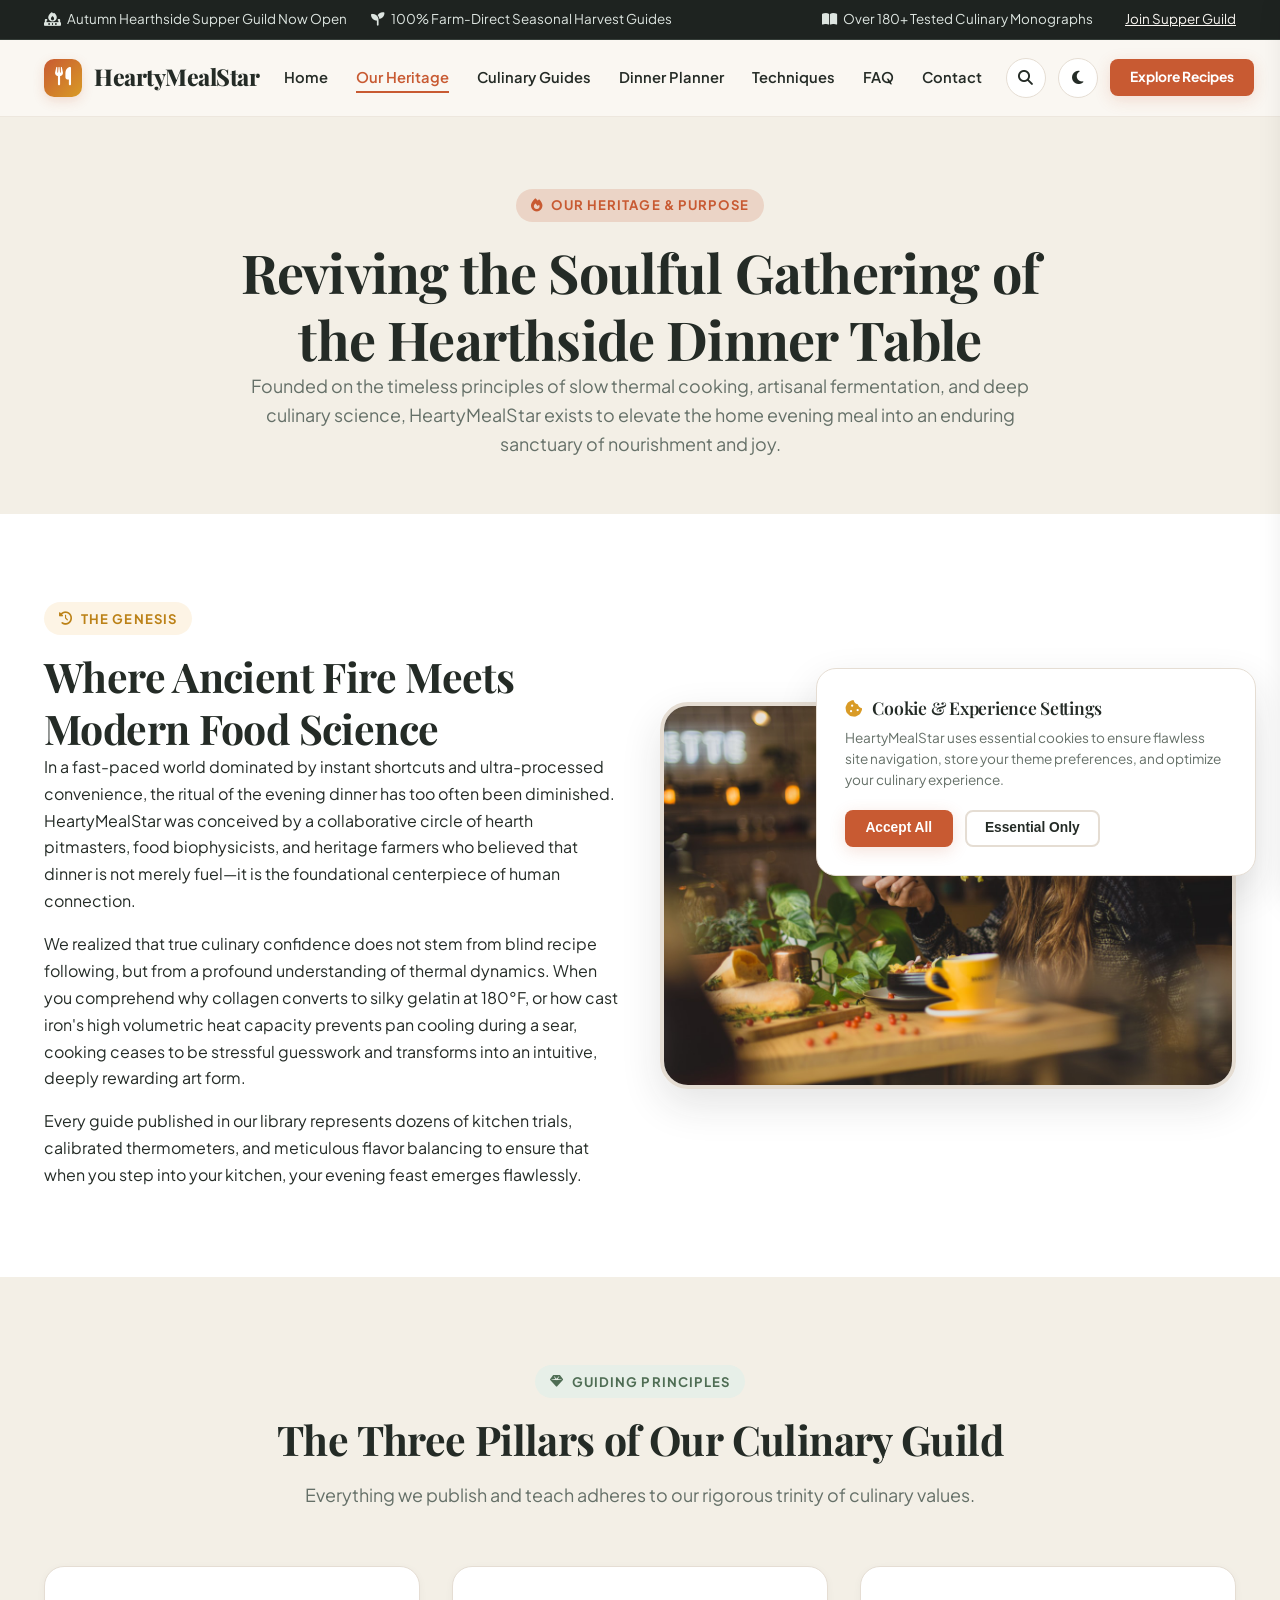
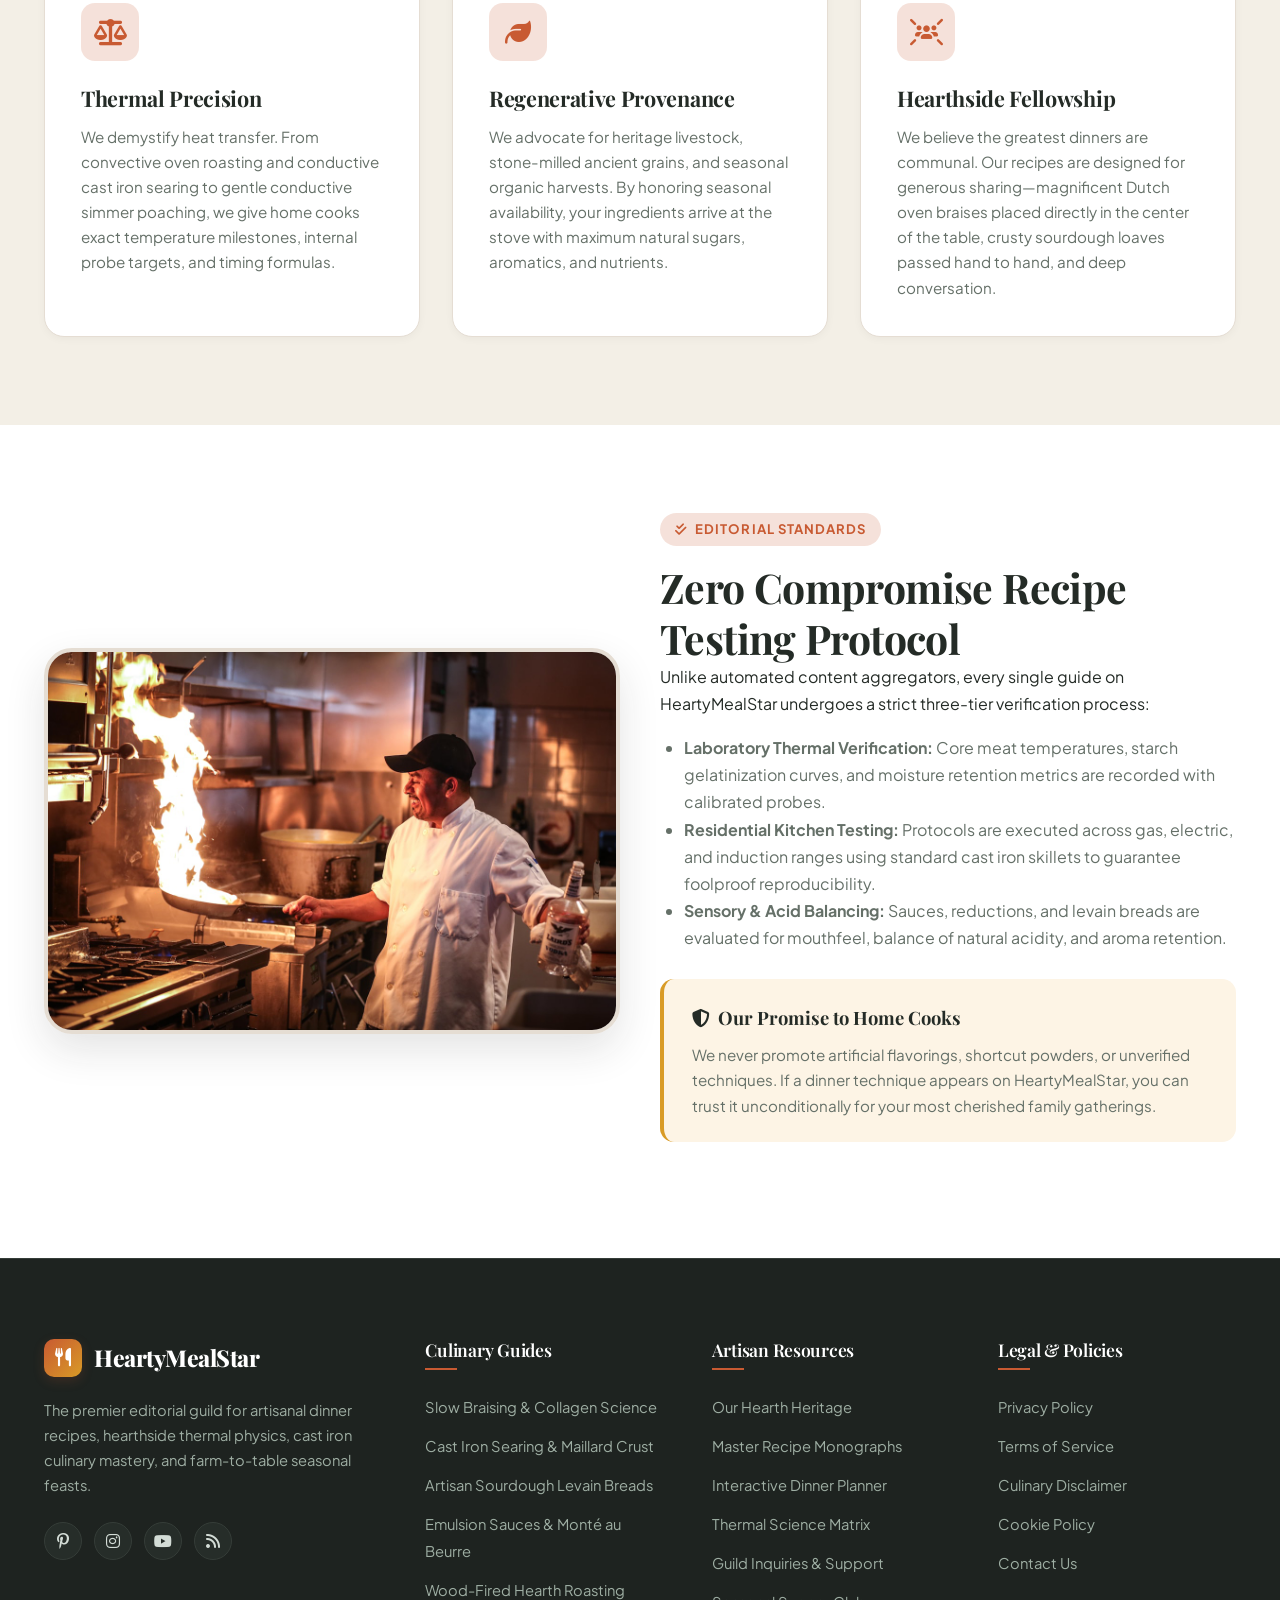
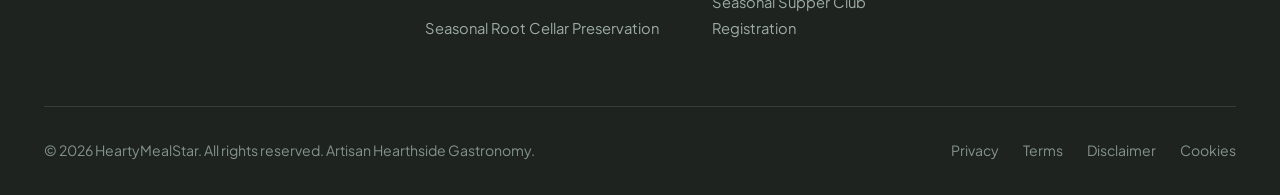
<file: about.html>
<!DOCTYPE html>
<html lang="en">
<head>
  <meta charset="UTF-8">
  <meta name="viewport" content="width=device-width, initial-scale=1.0">
  <title>About Us & Hearth Heritage - HeartyMealStar Culinary Guild</title>
  <meta name="description" content="Discover the philosophy, culinary team, and thermal science behind HeartyMealStar. Honoring slow hearth cooking and farm-to-table dinners.">
  <link rel="canonical" href="https://heartymealstar.com/about.html">
  
  <!-- Google Analytics -->
  <script async src="https://www.googletagmanager.com/gtag/js?id=G-0LY0HY7L01"></script>
  <script>
    window.dataLayer = window.dataLayer || [];
    function gtag(){dataLayer.push(arguments);}
    gtag('js', new Date());
    gtag('config', 'G-0LY0HY7L01');
  </script>

  <link rel="stylesheet" href="https://cdnjs.cloudflare.com/ajax/libs/font-awesome/6.4.0/css/all.min.css">
  <link rel="stylesheet" href="css/style.css">
</head>
<body>

  <!-- Reading Progress Bar -->
  <div id="readingProgressBar" class="reading-progress-bar"></div>

  <!-- Top Announcement Bar -->
  <div class="top-bar">
    <div class="container top-bar-content">
      <div class="top-bar-left">
        <span class="top-bar-item"><i class="fas fa-fire-burner"></i> Autumn Hearthside Supper Guild Now Open</span>
        <span class="top-bar-item"><i class="fas fa-seedling"></i> 100% Farm-Direct Seasonal Harvest Guides</span>
      </div>
      <div class="top-bar-right">
        <span class="top-bar-item"><i class="fas fa-book-open"></i> Over 180+ Tested Culinary Monographs</span>
        <a href="contact.html" style="color:#FAF7F2; text-decoration:underline; margin-left:8px;">Join Supper Guild</a>
      </div>
    </div>
  </div>

  <!-- Site Navigation Header -->
  <header class="site-header">
    <div class="container header-inner">
      <a href="index.html" class="brand-logo">
        <div class="brand-logo-icon"><i class="fas fa-utensils"></i></div>
        <span>HeartyMealStar</span>
      </a>

      <nav>
        <ul class="nav-menu">
          <li><a href="index.html" class="nav-link ">Home</a></li>
          <li><a href="about.html" class="nav-link active">Our Heritage</a></li>
          <li><a href="blog.html" class="nav-link ">Culinary Guides</a></li>
          <li><a href="index.html#configurator" class="nav-link">Dinner Planner</a></li>
          <li><a href="index.html#techniques" class="nav-link">Techniques</a></li>
          <li><a href="index.html#faq" class="nav-link">FAQ</a></li>
          <li><a href="contact.html" class="nav-link ">Contact</a></li>
        </ul>
      </nav>

      <div class="header-actions">
        <button id="searchModalTrigger" class="icon-btn" aria-label="Search Recipes"><i class="fas fa-search"></i></button>
        <button id="themeToggleBtn" class="icon-btn" aria-label="Toggle Theme"><i class="fas fa-moon"></i></button>
        <a href="blog.html" class="btn btn-primary btn-sm">Explore Recipes</a>
        <button id="mobileMenuToggle" class="icon-btn hamburger-btn" aria-label="Open Menu"><i class="fas fa-bars"></i></button>
      </div>
    </div>
  </header>

  <!-- Mobile Drawer -->
  <div id="drawerOverlay" class="drawer-overlay"></div>
  <div id="mobileDrawer" class="mobile-drawer">
    <div class="mobile-drawer-header">
      <a href="index.html" class="brand-logo">
        <div class="brand-logo-icon"><i class="fas fa-utensils"></i></div>
        <span>HeartyMealStar</span>
      </a>
      <button id="drawerCloseBtn" class="icon-btn" aria-label="Close Menu"><i class="fas fa-times"></i></button>
    </div>
    <ul class="mobile-nav-links">
      <li><a href="index.html">Home</a></li>
      <li><a href="about.html">Our Heritage</a></li>
      <li><a href="blog.html">Culinary Guides</a></li>
      <li><a href="index.html#configurator">Dinner Planner</a></li>
      <li><a href="index.html#techniques">Techniques</a></li>
      <li><a href="index.html#faq">FAQ</a></li>
      <li><a href="contact.html">Contact Us</a></li>
    </ul>
    <div style="margin-top:auto; padding-top:2rem;">
      <a href="blog.html" class="btn btn-primary" style="width:100%;">View All Guides</a>
    </div>
  </div>

  <!-- Search Modal Overlay -->
  <div id="searchModalOverlay" class="modal-overlay">
    <div class="search-modal-box">
      <div class="search-input-header">
        <i class="fas fa-search" style="color:var(--primary); margin-right:12px; font-size:1.2rem;"></i>
        <input type="text" id="liveSearchInput" placeholder="Search braises, cast iron techniques, reductions...">
        <button id="searchCloseBtn" class="icon-btn" style="border:none; background:none;" aria-label="Close search"><i class="fas fa-times"></i></button>
      </div>
      <div id="searchResultsContainer" class="search-results-list">
        <p style="color:var(--text-muted); font-size:0.88rem;">Type a culinary keyword or browse popular topics...</p>
      </div>
    </div>
  </div>

  <!-- About Hero -->
  <section class="section section-alt" style="padding: 4.5rem 0 3.5rem 0;">
    <div class="container text-center" style="max-width:860px; margin:0 auto;">
      <span class="badge"><i class="fas fa-fire"></i> Our Heritage & Purpose</span>
      <h1>Reviving the Soulful Gathering of the Hearthside Dinner Table</h1>
      <p class="section-subtitle">
        Founded on the timeless principles of slow thermal cooking, artisanal fermentation, and deep culinary science, HeartyMealStar exists to elevate the home evening meal into an enduring sanctuary of nourishment and joy.
      </p>
    </div>
  </section>

  <!-- Narrative Section 1 -->
  <section class="section section-surface">
    <div class="container">
      <div class="grid-2" style="align-items:center;">
        <div>
          <span class="badge badge-secondary"><i class="fas fa-history"></i> The Genesis</span>
          <h2>Where Ancient Fire Meets Modern Food Science</h2>
          <p>
            In a fast-paced world dominated by instant shortcuts and ultra-processed convenience, the ritual of the evening dinner has too often been diminished. HeartyMealStar was conceived by a collaborative circle of hearth pitmasters, food biophysicists, and heritage farmers who believed that dinner is not merely fuel—it is the foundational centerpiece of human connection.
          </p>
          <p>
            We realized that true culinary confidence does not stem from blind recipe following, but from a profound understanding of thermal dynamics. When you comprehend why collagen converts to silky gelatin at 180°F, or how cast iron's high volumetric heat capacity prevents pan cooling during a sear, cooking ceases to be stressful guesswork and transforms into an intuitive, deeply rewarding art form.
          </p>
          <p>
            Every guide published in our library represents dozens of kitchen trials, calibrated thermometers, and meticulous flavor balancing to ensure that when you step into your kitchen, your evening feast emerges flawlessly.
          </p>
        </div>
        <div>
          <div style="border-radius:var(--radius-xl); overflow:hidden; border:4px solid var(--border); box-shadow:var(--shadow-lg);">
            <img src="images/dinner-botanical-table-setting.jpg" alt="Artisanal dinner table setting with warm candlelight and botanical decor" width="1200" height="800">
          </div>
        </div>
      </div>
    </div>
  </section>

  <!-- Core Pillars -->
  <section class="section section-alt">
    <div class="container">
      <div class="section-header">
        <span class="badge badge-sage"><i class="fas fa-gem"></i> Guiding Principles</span>
        <h2 class="section-title">The Three Pillars of Our Culinary Guild</h2>
        <p class="section-subtitle">
          Everything we publish and teach adheres to our rigorous trinity of culinary values.
        </p>
      </div>

      <div class="grid-3">
        <div class="feature-card">
          <div class="feature-icon-wrapper"><i class="fas fa-scale-balanced"></i></div>
          <h3>Thermal Precision</h3>
          <p>
            We demystify heat transfer. From convective oven roasting and conductive cast iron searing to gentle conductive simmer poaching, we give home cooks exact temperature milestones, internal probe targets, and timing formulas.
          </p>
        </div>

        <div class="feature-card">
          <div class="feature-icon-wrapper"><i class="fas fa-leaf"></i></div>
          <h3>Regenerative Provenance</h3>
          <p>
            We advocate for heritage livestock, stone-milled ancient grains, and seasonal organic harvests. By honoring seasonal availability, your ingredients arrive at the stove with maximum natural sugars, aromatics, and nutrients.
          </p>
        </div>

        <div class="feature-card">
          <div class="feature-icon-wrapper"><i class="fas fa-users-rays"></i></div>
          <h3>Hearthside Fellowship</h3>
          <p>
            We believe the greatest dinners are communal. Our recipes are designed for generous sharing—magnificent Dutch oven braises placed directly in the center of the table, crusty sourdough loaves passed hand to hand, and deep conversation.
          </p>
        </div>
      </div>
    </div>
  </section>

  <!-- Editorial Rigor -->
  <section class="section section-surface">
    <div class="container">
      <div class="grid-2" style="align-items:center;">
        <div>
          <div style="border-radius:var(--radius-xl); overflow:hidden; border:4px solid var(--border); box-shadow:var(--shadow-lg);">
            <img src="images/dinner-chef-plating-gourmet-sauce.jpg" alt="Master chef meticulously plating satin reduction sauce" width="1200" height="800">
          </div>
        </div>
        <div>
          <span class="badge"><i class="fas fa-check-double"></i> Editorial Standards</span>
          <h2>Zero Compromise Recipe Testing Protocol</h2>
          <p>
            Unlike automated content aggregators, every single guide on HeartyMealStar undergoes a strict three-tier verification process:
          </p>
          <ul style="padding-left:1.5rem; color:var(--text-muted); margin-bottom:1.5rem; line-height:1.7;">
            <li><strong>Laboratory Thermal Verification:</strong> Core meat temperatures, starch gelatinization curves, and moisture retention metrics are recorded with calibrated probes.</li>
            <li><strong>Residential Kitchen Testing:</strong> Protocols are executed across gas, electric, and induction ranges using standard cast iron skillets to guarantee foolproof reproducibility.</li>
            <li><strong>Sensory & Acid Balancing:</strong> Sauces, reductions, and levain breads are evaluated for mouthfeel, balance of natural acidity, and aroma retention.</li>
          </ul>
          <div class="callout callout-secondary">
            <div class="callout-title"><i class="fas fa-shield-halved"></i> Our Promise to Home Cooks</div>
            <p>
              We never promote artificial flavorings, shortcut powders, or unverified techniques. If a dinner technique appears on HeartyMealStar, you can trust it unconditionally for your most cherished family gatherings.
            </p>
          </div>
        </div>
      </div>
    </div>
  </section>

  <!-- Site Footer -->
  <footer class="site-footer">
    <div class="container">
      <div class="footer-grid">
        <div class="footer-col footer-brand">
          <a href="index.html" class="brand-logo">
            <div class="brand-logo-icon"><i class="fas fa-utensils"></i></div>
            <span>HeartyMealStar</span>
          </a>
          <p>
            The premier editorial guild for artisanal dinner recipes, hearthside thermal physics, cast iron culinary mastery, and farm-to-table seasonal feasts.
          </p>
          <div class="footer-socials">
            <a href="#" class="social-icon" aria-label="Pinterest"><i class="fab fa-pinterest-p"></i></a>
            <a href="#" class="social-icon" aria-label="Instagram"><i class="fab fa-instagram"></i></a>
            <a href="#" class="social-icon" aria-label="YouTube"><i class="fab fa-youtube"></i></a>
            <a href="#" class="social-icon" aria-label="RSS Feed"><i class="fas fa-rss"></i></a>
          </div>
        </div>

        <div class="footer-col">
          <h4>Culinary Guides</h4>
          <ul class="footer-links">
            <li><a href="blog/the-science-of-slow-braising-collagen-breakdown-and-gelatin-hydrolysis.html">Slow Braising & Collagen Science</a></li>
            <li><a href="blog/cast-iron-skillet-cooking-thermal-inertia-and-maillard-crust-chemistry.html">Cast Iron Searing & Maillard Crust</a></li>
            <li><a href="blog/artisan-sourdough-levain-fermentation-kinetics-for-dinner-breads.html">Artisan Sourdough Levain Breads</a></li>
            <li><a href="blog/culinary-emulsion-sauces-hollandaise-veloute-and-lipid-suspensions.html">Emulsion Sauces & Monté au Beurre</a></li>
            <li><a href="blog/wood-fired-hearth-roasting-radiant-heat-and-aromatic-smoke-physics.html">Wood-Fired Hearth Roasting</a></li>
            <li><a href="blog/farm-to-table-seasonal-harvest-preservation-and-root-cellar-storage.html">Seasonal Root Cellar Preservation</a></li>
          </ul>
        </div>

        <div class="footer-col">
          <h4>Artisan Resources</h4>
          <ul class="footer-links">
            <li><a href="about.html">Our Hearth Heritage</a></li>
            <li><a href="blog.html">Master Recipe Monographs</a></li>
            <li><a href="index.html#configurator">Interactive Dinner Planner</a></li>
            <li><a href="index.html#techniques">Thermal Science Matrix</a></li>
            <li><a href="contact.html">Guild Inquiries & Support</a></li>
            <li><a href="contact.html">Seasonal Supper Club Registration</a></li>
          </ul>
        </div>

        <div class="footer-col">
          <h4>Legal & Policies</h4>
          <ul class="footer-links">
            <li><a href="privacy.html">Privacy Policy</a></li>
            <li><a href="terms.html">Terms of Service</a></li>
            <li><a href="disclaimer.html">Culinary Disclaimer</a></li>
            <li><a href="cookies.html">Cookie Policy</a></li>
            <li><a href="contact.html">Contact Us</a></li>
          </ul>
        </div>
      </div>

      <div class="footer-bottom">
        <div>
          &copy; 2026 HeartyMealStar. All rights reserved. Artisan Hearthside Gastronomy.
        </div>
        <div class="footer-legal-links">
          <a href="privacy.html">Privacy</a>
          <a href="terms.html">Terms</a>
          <a href="disclaimer.html">Disclaimer</a>
          <a href="cookies.html">Cookies</a>
        </div>
      </div>
    </div>
  </footer>

  <!-- Cookie Banner -->
  <div id="cookieBanner" class="cookie-banner">
    <h4><i class="fas fa-cookie-bite" style="color:var(--secondary); margin-right:6px;"></i> Cookie & Experience Settings</h4>
    <p>
      HeartyMealStar uses essential cookies to ensure flawless site navigation, store your theme preferences, and optimize your culinary experience.
    </p>
    <div class="cookie-banner-actions">
      <button id="cookieAcceptBtn" class="btn btn-primary btn-sm">Accept All</button>
      <button id="cookieDeclineBtn" class="btn btn-outline btn-sm">Essential Only</button>
    </div>
  </div>

  <!-- Back to Top Button -->
  <button id="backToTopBtn" class="back-to-top" aria-label="Back to top"><i class="fas fa-arrow-up"></i></button>

  <script src="js/main.js"></script>
</body>
</html>
</file>
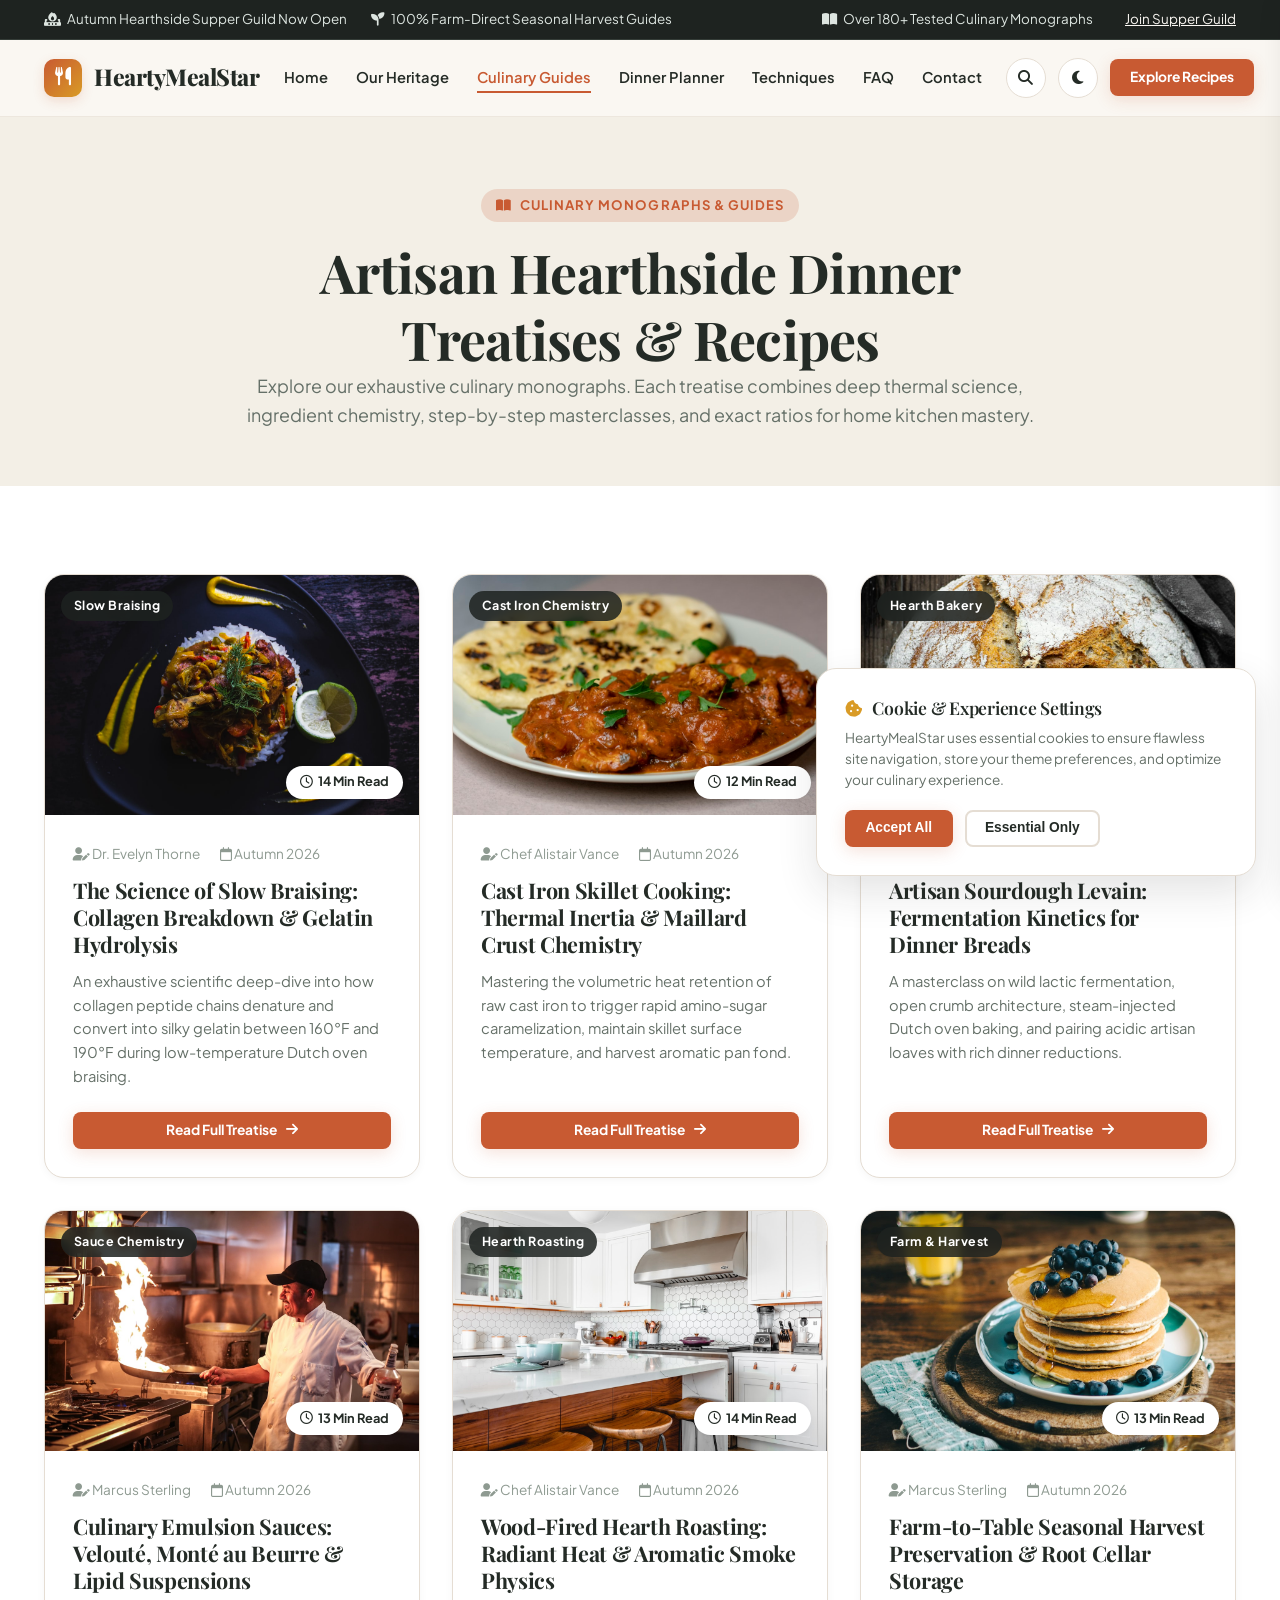
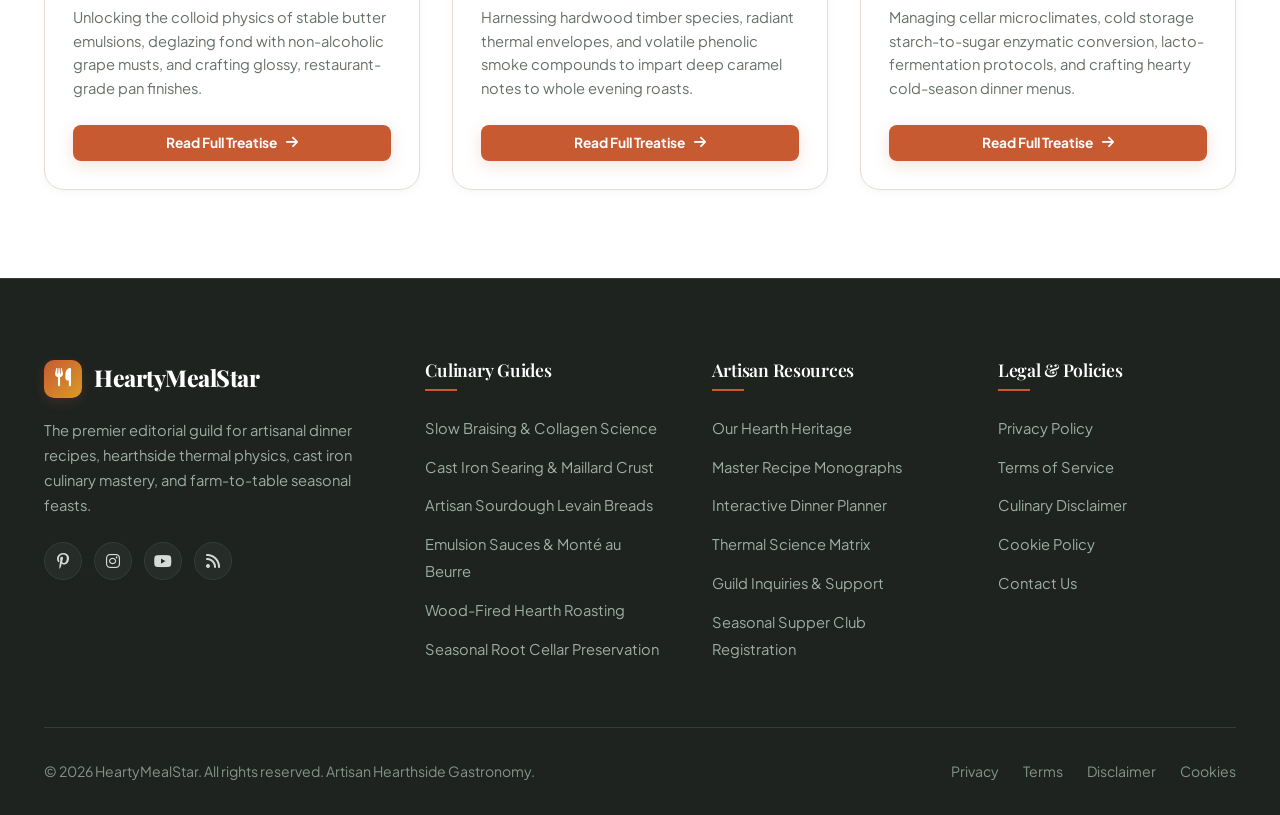
<file: blog.html>
<!DOCTYPE html>
<html lang="en">
<head>
  <meta charset="UTF-8">
  <meta name="viewport" content="width=device-width, initial-scale=1.0">
  <title>Artisan Dinner Recipes & Culinary Treatises - HeartyMealStar</title>
  <meta name="description" content="Browse all 6 comprehensive culinary monographs covering collagen braising, cast iron searing, sourdough baking, and emulsion reductions.">
  <link rel="canonical" href="https://heartymealstar.com/blog.html">
  
  <!-- Google Analytics -->
  <script async src="https://www.googletagmanager.com/gtag/js?id=G-0LY0HY7L01"></script>
  <script>
    window.dataLayer = window.dataLayer || [];
    function gtag(){dataLayer.push(arguments);}
    gtag('js', new Date());
    gtag('config', 'G-0LY0HY7L01');
  </script>

  <link rel="stylesheet" href="https://cdnjs.cloudflare.com/ajax/libs/font-awesome/6.4.0/css/all.min.css">
  <link rel="stylesheet" href="css/style.css">
</head>
<body>

  <!-- Reading Progress Bar -->
  <div id="readingProgressBar" class="reading-progress-bar"></div>

  <!-- Top Announcement Bar -->
  <div class="top-bar">
    <div class="container top-bar-content">
      <div class="top-bar-left">
        <span class="top-bar-item"><i class="fas fa-fire-burner"></i> Autumn Hearthside Supper Guild Now Open</span>
        <span class="top-bar-item"><i class="fas fa-seedling"></i> 100% Farm-Direct Seasonal Harvest Guides</span>
      </div>
      <div class="top-bar-right">
        <span class="top-bar-item"><i class="fas fa-book-open"></i> Over 180+ Tested Culinary Monographs</span>
        <a href="contact.html" style="color:#FAF7F2; text-decoration:underline; margin-left:8px;">Join Supper Guild</a>
      </div>
    </div>
  </div>

  <!-- Site Navigation Header -->
  <header class="site-header">
    <div class="container header-inner">
      <a href="index.html" class="brand-logo">
        <div class="brand-logo-icon"><i class="fas fa-utensils"></i></div>
        <span>HeartyMealStar</span>
      </a>

      <nav>
        <ul class="nav-menu">
          <li><a href="index.html" class="nav-link ">Home</a></li>
          <li><a href="about.html" class="nav-link ">Our Heritage</a></li>
          <li><a href="blog.html" class="nav-link active">Culinary Guides</a></li>
          <li><a href="index.html#configurator" class="nav-link">Dinner Planner</a></li>
          <li><a href="index.html#techniques" class="nav-link">Techniques</a></li>
          <li><a href="index.html#faq" class="nav-link">FAQ</a></li>
          <li><a href="contact.html" class="nav-link ">Contact</a></li>
        </ul>
      </nav>

      <div class="header-actions">
        <button id="searchModalTrigger" class="icon-btn" aria-label="Search Recipes"><i class="fas fa-search"></i></button>
        <button id="themeToggleBtn" class="icon-btn" aria-label="Toggle Theme"><i class="fas fa-moon"></i></button>
        <a href="blog.html" class="btn btn-primary btn-sm">Explore Recipes</a>
        <button id="mobileMenuToggle" class="icon-btn hamburger-btn" aria-label="Open Menu"><i class="fas fa-bars"></i></button>
      </div>
    </div>
  </header>

  <!-- Mobile Drawer -->
  <div id="drawerOverlay" class="drawer-overlay"></div>
  <div id="mobileDrawer" class="mobile-drawer">
    <div class="mobile-drawer-header">
      <a href="index.html" class="brand-logo">
        <div class="brand-logo-icon"><i class="fas fa-utensils"></i></div>
        <span>HeartyMealStar</span>
      </a>
      <button id="drawerCloseBtn" class="icon-btn" aria-label="Close Menu"><i class="fas fa-times"></i></button>
    </div>
    <ul class="mobile-nav-links">
      <li><a href="index.html">Home</a></li>
      <li><a href="about.html">Our Heritage</a></li>
      <li><a href="blog.html">Culinary Guides</a></li>
      <li><a href="index.html#configurator">Dinner Planner</a></li>
      <li><a href="index.html#techniques">Techniques</a></li>
      <li><a href="index.html#faq">FAQ</a></li>
      <li><a href="contact.html">Contact Us</a></li>
    </ul>
    <div style="margin-top:auto; padding-top:2rem;">
      <a href="blog.html" class="btn btn-primary" style="width:100%;">View All Guides</a>
    </div>
  </div>

  <!-- Search Modal Overlay -->
  <div id="searchModalOverlay" class="modal-overlay">
    <div class="search-modal-box">
      <div class="search-input-header">
        <i class="fas fa-search" style="color:var(--primary); margin-right:12px; font-size:1.2rem;"></i>
        <input type="text" id="liveSearchInput" placeholder="Search braises, cast iron techniques, reductions...">
        <button id="searchCloseBtn" class="icon-btn" style="border:none; background:none;" aria-label="Close search"><i class="fas fa-times"></i></button>
      </div>
      <div id="searchResultsContainer" class="search-results-list">
        <p style="color:var(--text-muted); font-size:0.88rem;">Type a culinary keyword or browse popular topics...</p>
      </div>
    </div>
  </div>

  <!-- Blog Hero -->
  <section class="section section-alt" style="padding: 4.5rem 0 3.5rem 0;">
    <div class="container text-center" style="max-width:860px; margin:0 auto;">
      <span class="badge"><i class="fas fa-book-open"></i> Culinary Monographs & Guides</span>
      <h1>Artisan Hearthside Dinner Treatises & Recipes</h1>
      <p class="section-subtitle">
        Explore our exhaustive culinary monographs. Each treatise combines deep thermal science, ingredient chemistry, step-by-step masterclasses, and exact ratios for home kitchen mastery.
      </p>
    </div>
  </section>

  <!-- Blog Listing Grid -->
  <section class="section section-surface">
    <div class="container">
      <div class="grid-3">
        <!-- Post 1 -->
        <div class="recipe-card">
          <div class="recipe-card-media">
            <img src="images/dinner-slow-cooker-chili-pot.jpg" alt="Rich slow braised beef shank and short ribs in Dutch oven" width="600" height="400">
            <span class="recipe-tag">Slow Braising</span>
            <span class="recipe-time-badge"><i class="far fa-clock"></i> 14 Min Read</span>
          </div>
          <div class="recipe-card-body">
            <div class="recipe-meta-row">
              <span><i class="fas fa-user-pen"></i> Dr. Evelyn Thorne</span>
              <span><i class="far fa-calendar"></i> Autumn 2026</span>
            </div>
            <h3 class="recipe-card-title"><a href="blog/the-science-of-slow-braising-collagen-breakdown-and-gelatin-hydrolysis.html">The Science of Slow Braising: Collagen Breakdown & Gelatin Hydrolysis</a></h3>
            <p class="recipe-card-text">
              An exhaustive scientific deep-dive into how collagen peptide chains denature and convert into silky gelatin between 160°F and 190°F during low-temperature Dutch oven braising.
            </p>
            <a href="blog/the-science-of-slow-braising-collagen-breakdown-and-gelatin-hydrolysis.html" class="btn btn-primary btn-sm">Read Full Treatise <i class="fas fa-arrow-right"></i></a>
          </div>
        </div>

        <!-- Post 2 -->
        <div class="recipe-card">
          <div class="recipe-card-media">
            <img src="images/dinner-castiron-cornbread-skillet.jpg" alt="Cast iron skillet searing on open flame with deep crust" width="600" height="400">
            <span class="recipe-tag">Cast Iron Chemistry</span>
            <span class="recipe-time-badge"><i class="far fa-clock"></i> 12 Min Read</span>
          </div>
          <div class="recipe-card-body">
            <div class="recipe-meta-row">
              <span><i class="fas fa-user-pen"></i> Chef Alistair Vance</span>
              <span><i class="far fa-calendar"></i> Autumn 2026</span>
            </div>
            <h3 class="recipe-card-title"><a href="blog/cast-iron-skillet-cooking-thermal-inertia-and-maillard-crust-chemistry.html">Cast Iron Skillet Cooking: Thermal Inertia & Maillard Crust Chemistry</a></h3>
            <p class="recipe-card-text">
              Mastering the volumetric heat retention of raw cast iron to trigger rapid amino-sugar caramelization, maintain skillet surface temperature, and harvest aromatic pan fond.
            </p>
            <a href="blog/cast-iron-skillet-cooking-thermal-inertia-and-maillard-crust-chemistry.html" class="btn btn-primary btn-sm">Read Full Treatise <i class="fas fa-arrow-right"></i></a>
          </div>
        </div>

        <!-- Post 3 -->
        <div class="recipe-card">
          <div class="recipe-card-media">
            <img src="images/dinner-artisan-rustic-boule-bread.jpg" alt="Crusty artisan sourdough boule bread on cutting board" width="600" height="400">
            <span class="recipe-tag">Hearth Bakery</span>
            <span class="recipe-time-badge"><i class="far fa-clock"></i> 15 Min Read</span>
          </div>
          <div class="recipe-card-body">
            <div class="recipe-meta-row">
              <span><i class="fas fa-user-pen"></i> Marianne Sommer</span>
              <span><i class="far fa-calendar"></i> Autumn 2026</span>
            </div>
            <h3 class="recipe-card-title"><a href="blog/artisan-sourdough-levain-fermentation-kinetics-for-dinner-breads.html">Artisan Sourdough Levain: Fermentation Kinetics for Dinner Breads</a></h3>
            <p class="recipe-card-text">
              A masterclass on wild lactic fermentation, open crumb architecture, steam-injected Dutch oven baking, and pairing acidic artisan loaves with rich dinner reductions.
            </p>
            <a href="blog/artisan-sourdough-levain-fermentation-kinetics-for-dinner-breads.html" class="btn btn-primary btn-sm">Read Full Treatise <i class="fas fa-arrow-right"></i></a>
          </div>
        </div>

        <!-- Post 4 -->
        <div class="recipe-card">
          <div class="recipe-card-media">
            <img src="images/dinner-chef-plating-gourmet-sauce.jpg" alt="Chef whisking velvety emulsion sauce with fresh herbs" width="600" height="400">
            <span class="recipe-tag">Sauce Chemistry</span>
            <span class="recipe-time-badge"><i class="far fa-clock"></i> 13 Min Read</span>
          </div>
          <div class="recipe-card-body">
            <div class="recipe-meta-row">
              <span><i class="fas fa-user-pen"></i> Marcus Sterling</span>
              <span><i class="far fa-calendar"></i> Autumn 2026</span>
            </div>
            <h3 class="recipe-card-title"><a href="blog/culinary-emulsion-sauces-hollandaise-veloute-and-lipid-suspensions.html">Culinary Emulsion Sauces: Velouté, Monté au Beurre & Lipid Suspensions</a></h3>
            <p class="recipe-card-text">
              Unlocking the colloid physics of stable butter emulsions, deglazing fond with non-alcoholic grape musts, and crafting glossy, restaurant-grade pan finishes.
            </p>
            <a href="blog/culinary-emulsion-sauces-hollandaise-veloute-and-lipid-suspensions.html" class="btn btn-primary btn-sm">Read Full Treatise <i class="fas fa-arrow-right"></i></a>
          </div>
        </div>

        <!-- Post 5 -->
        <div class="recipe-card">
          <div class="recipe-card-media">
            <img src="images/dinner-copper-pots-kitchen-line.jpg" alt="Wood-fired hearth roasting whole poultry with aromatic hardwoods" width="600" height="400">
            <span class="recipe-tag">Hearth Roasting</span>
            <span class="recipe-time-badge"><i class="far fa-clock"></i> 14 Min Read</span>
          </div>
          <div class="recipe-card-body">
            <div class="recipe-meta-row">
              <span><i class="fas fa-user-pen"></i> Chef Alistair Vance</span>
              <span><i class="far fa-calendar"></i> Autumn 2026</span>
            </div>
            <h3 class="recipe-card-title"><a href="blog/wood-fired-hearth-roasting-radiant-heat-and-aromatic-smoke-physics.html">Wood-Fired Hearth Roasting: Radiant Heat & Aromatic Smoke Physics</a></h3>
            <p class="recipe-card-text">
              Harnessing hardwood timber species, radiant thermal envelopes, and volatile phenolic smoke compounds to impart deep caramel notes to whole evening roasts.
            </p>
            <a href="blog/wood-fired-hearth-roasting-radiant-heat-and-aromatic-smoke-physics.html" class="btn btn-primary btn-sm">Read Full Treatise <i class="fas fa-arrow-right"></i></a>
          </div>
        </div>

        <!-- Post 6 -->
        <div class="recipe-card">
          <div class="recipe-card-media">
            <img src="images/dinner-roasted-root-vegetables-pan.jpg" alt="Seasonal root harvest vegetables roasting on cast iron tray" width="600" height="400">
            <span class="recipe-tag">Farm & Harvest</span>
            <span class="recipe-time-badge"><i class="far fa-clock"></i> 13 Min Read</span>
          </div>
          <div class="recipe-card-body">
            <div class="recipe-meta-row">
              <span><i class="fas fa-user-pen"></i> Marcus Sterling</span>
              <span><i class="far fa-calendar"></i> Autumn 2026</span>
            </div>
            <h3 class="recipe-card-title"><a href="blog/farm-to-table-seasonal-harvest-preservation-and-root-cellar-storage.html">Farm-to-Table Seasonal Harvest Preservation & Root Cellar Storage</a></h3>
            <p class="recipe-card-text">
              Managing cellar microclimates, cold storage starch-to-sugar enzymatic conversion, lacto-fermentation protocols, and crafting hearty cold-season dinner menus.
            </p>
            <a href="blog/farm-to-table-seasonal-harvest-preservation-and-root-cellar-storage.html" class="btn btn-primary btn-sm">Read Full Treatise <i class="fas fa-arrow-right"></i></a>
          </div>
        </div>
      </div>
    </div>
  </section>

  <!-- Site Footer -->
  <footer class="site-footer">
    <div class="container">
      <div class="footer-grid">
        <div class="footer-col footer-brand">
          <a href="index.html" class="brand-logo">
            <div class="brand-logo-icon"><i class="fas fa-utensils"></i></div>
            <span>HeartyMealStar</span>
          </a>
          <p>
            The premier editorial guild for artisanal dinner recipes, hearthside thermal physics, cast iron culinary mastery, and farm-to-table seasonal feasts.
          </p>
          <div class="footer-socials">
            <a href="#" class="social-icon" aria-label="Pinterest"><i class="fab fa-pinterest-p"></i></a>
            <a href="#" class="social-icon" aria-label="Instagram"><i class="fab fa-instagram"></i></a>
            <a href="#" class="social-icon" aria-label="YouTube"><i class="fab fa-youtube"></i></a>
            <a href="#" class="social-icon" aria-label="RSS Feed"><i class="fas fa-rss"></i></a>
          </div>
        </div>

        <div class="footer-col">
          <h4>Culinary Guides</h4>
          <ul class="footer-links">
            <li><a href="blog/the-science-of-slow-braising-collagen-breakdown-and-gelatin-hydrolysis.html">Slow Braising & Collagen Science</a></li>
            <li><a href="blog/cast-iron-skillet-cooking-thermal-inertia-and-maillard-crust-chemistry.html">Cast Iron Searing & Maillard Crust</a></li>
            <li><a href="blog/artisan-sourdough-levain-fermentation-kinetics-for-dinner-breads.html">Artisan Sourdough Levain Breads</a></li>
            <li><a href="blog/culinary-emulsion-sauces-hollandaise-veloute-and-lipid-suspensions.html">Emulsion Sauces & Monté au Beurre</a></li>
            <li><a href="blog/wood-fired-hearth-roasting-radiant-heat-and-aromatic-smoke-physics.html">Wood-Fired Hearth Roasting</a></li>
            <li><a href="blog/farm-to-table-seasonal-harvest-preservation-and-root-cellar-storage.html">Seasonal Root Cellar Preservation</a></li>
          </ul>
        </div>

        <div class="footer-col">
          <h4>Artisan Resources</h4>
          <ul class="footer-links">
            <li><a href="about.html">Our Hearth Heritage</a></li>
            <li><a href="blog.html">Master Recipe Monographs</a></li>
            <li><a href="index.html#configurator">Interactive Dinner Planner</a></li>
            <li><a href="index.html#techniques">Thermal Science Matrix</a></li>
            <li><a href="contact.html">Guild Inquiries & Support</a></li>
            <li><a href="contact.html">Seasonal Supper Club Registration</a></li>
          </ul>
        </div>

        <div class="footer-col">
          <h4>Legal & Policies</h4>
          <ul class="footer-links">
            <li><a href="privacy.html">Privacy Policy</a></li>
            <li><a href="terms.html">Terms of Service</a></li>
            <li><a href="disclaimer.html">Culinary Disclaimer</a></li>
            <li><a href="cookies.html">Cookie Policy</a></li>
            <li><a href="contact.html">Contact Us</a></li>
          </ul>
        </div>
      </div>

      <div class="footer-bottom">
        <div>
          &copy; 2026 HeartyMealStar. All rights reserved. Artisan Hearthside Gastronomy.
        </div>
        <div class="footer-legal-links">
          <a href="privacy.html">Privacy</a>
          <a href="terms.html">Terms</a>
          <a href="disclaimer.html">Disclaimer</a>
          <a href="cookies.html">Cookies</a>
        </div>
      </div>
    </div>
  </footer>

  <!-- Cookie Banner -->
  <div id="cookieBanner" class="cookie-banner">
    <h4><i class="fas fa-cookie-bite" style="color:var(--secondary); margin-right:6px;"></i> Cookie & Experience Settings</h4>
    <p>
      HeartyMealStar uses essential cookies to ensure flawless site navigation, store your theme preferences, and optimize your culinary experience.
    </p>
    <div class="cookie-banner-actions">
      <button id="cookieAcceptBtn" class="btn btn-primary btn-sm">Accept All</button>
      <button id="cookieDeclineBtn" class="btn btn-outline btn-sm">Essential Only</button>
    </div>
  </div>

  <!-- Back to Top Button -->
  <button id="backToTopBtn" class="back-to-top" aria-label="Back to top"><i class="fas fa-arrow-up"></i></button>

  <script src="js/main.js"></script>
</body>
</html>
</file>
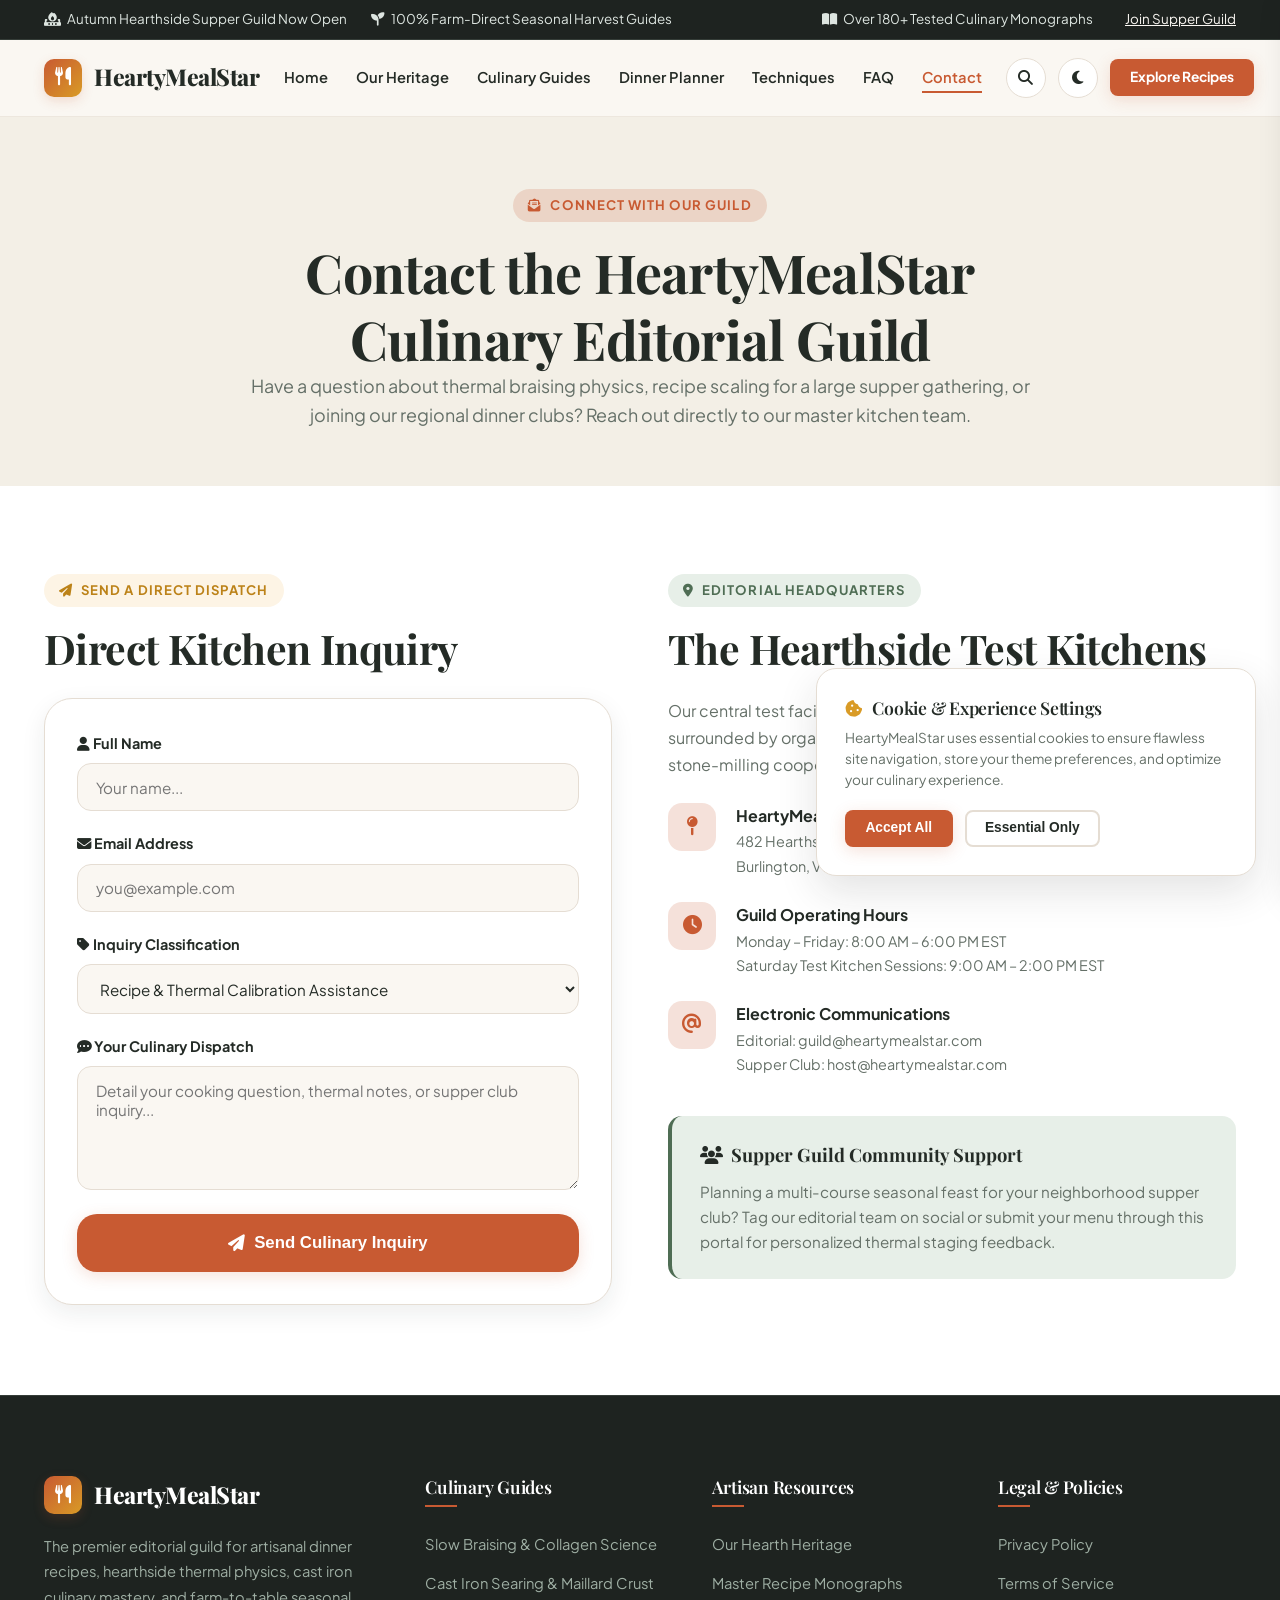
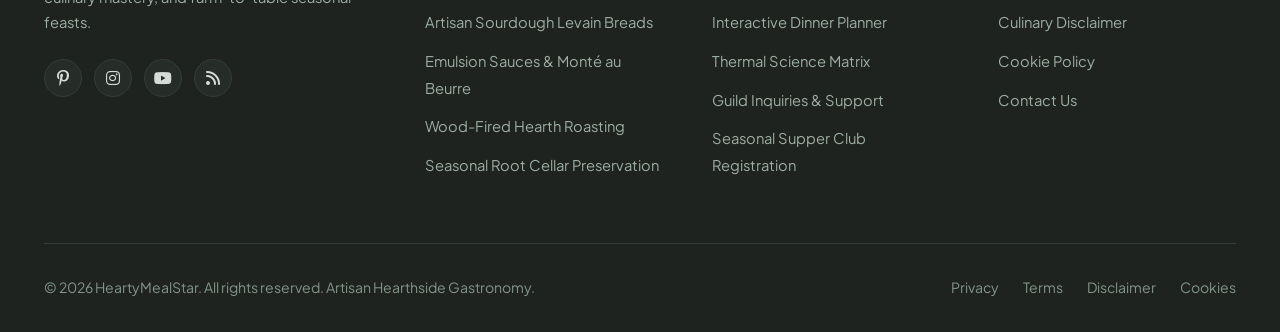
<file: contact.html>
<!DOCTYPE html>
<html lang="en">
<head>
  <meta charset="UTF-8">
  <meta name="viewport" content="width=device-width, initial-scale=1.0">
  <title>Contact Us & Supper Guild Inquiries - HeartyMealStar</title>
  <meta name="description" content="Connect with the HeartyMealStar culinary editorial team for recipe advice, supper club registration, and test kitchen consultations.">
  <link rel="canonical" href="https://heartymealstar.com/contact.html">
  
  <!-- Google Analytics -->
  <script async src="https://www.googletagmanager.com/gtag/js?id=G-0LY0HY7L01"></script>
  <script>
    window.dataLayer = window.dataLayer || [];
    function gtag(){dataLayer.push(arguments);}
    gtag('js', new Date());
    gtag('config', 'G-0LY0HY7L01');
  </script>

  <link rel="stylesheet" href="https://cdnjs.cloudflare.com/ajax/libs/font-awesome/6.4.0/css/all.min.css">
  <link rel="stylesheet" href="css/style.css">
</head>
<body>

  <!-- Reading Progress Bar -->
  <div id="readingProgressBar" class="reading-progress-bar"></div>

  <!-- Top Announcement Bar -->
  <div class="top-bar">
    <div class="container top-bar-content">
      <div class="top-bar-left">
        <span class="top-bar-item"><i class="fas fa-fire-burner"></i> Autumn Hearthside Supper Guild Now Open</span>
        <span class="top-bar-item"><i class="fas fa-seedling"></i> 100% Farm-Direct Seasonal Harvest Guides</span>
      </div>
      <div class="top-bar-right">
        <span class="top-bar-item"><i class="fas fa-book-open"></i> Over 180+ Tested Culinary Monographs</span>
        <a href="contact.html" style="color:#FAF7F2; text-decoration:underline; margin-left:8px;">Join Supper Guild</a>
      </div>
    </div>
  </div>

  <!-- Site Navigation Header -->
  <header class="site-header">
    <div class="container header-inner">
      <a href="index.html" class="brand-logo">
        <div class="brand-logo-icon"><i class="fas fa-utensils"></i></div>
        <span>HeartyMealStar</span>
      </a>

      <nav>
        <ul class="nav-menu">
          <li><a href="index.html" class="nav-link ">Home</a></li>
          <li><a href="about.html" class="nav-link ">Our Heritage</a></li>
          <li><a href="blog.html" class="nav-link ">Culinary Guides</a></li>
          <li><a href="index.html#configurator" class="nav-link">Dinner Planner</a></li>
          <li><a href="index.html#techniques" class="nav-link">Techniques</a></li>
          <li><a href="index.html#faq" class="nav-link">FAQ</a></li>
          <li><a href="contact.html" class="nav-link active">Contact</a></li>
        </ul>
      </nav>

      <div class="header-actions">
        <button id="searchModalTrigger" class="icon-btn" aria-label="Search Recipes"><i class="fas fa-search"></i></button>
        <button id="themeToggleBtn" class="icon-btn" aria-label="Toggle Theme"><i class="fas fa-moon"></i></button>
        <a href="blog.html" class="btn btn-primary btn-sm">Explore Recipes</a>
        <button id="mobileMenuToggle" class="icon-btn hamburger-btn" aria-label="Open Menu"><i class="fas fa-bars"></i></button>
      </div>
    </div>
  </header>

  <!-- Mobile Drawer -->
  <div id="drawerOverlay" class="drawer-overlay"></div>
  <div id="mobileDrawer" class="mobile-drawer">
    <div class="mobile-drawer-header">
      <a href="index.html" class="brand-logo">
        <div class="brand-logo-icon"><i class="fas fa-utensils"></i></div>
        <span>HeartyMealStar</span>
      </a>
      <button id="drawerCloseBtn" class="icon-btn" aria-label="Close Menu"><i class="fas fa-times"></i></button>
    </div>
    <ul class="mobile-nav-links">
      <li><a href="index.html">Home</a></li>
      <li><a href="about.html">Our Heritage</a></li>
      <li><a href="blog.html">Culinary Guides</a></li>
      <li><a href="index.html#configurator">Dinner Planner</a></li>
      <li><a href="index.html#techniques">Techniques</a></li>
      <li><a href="index.html#faq">FAQ</a></li>
      <li><a href="contact.html">Contact Us</a></li>
    </ul>
    <div style="margin-top:auto; padding-top:2rem;">
      <a href="blog.html" class="btn btn-primary" style="width:100%;">View All Guides</a>
    </div>
  </div>

  <!-- Search Modal Overlay -->
  <div id="searchModalOverlay" class="modal-overlay">
    <div class="search-modal-box">
      <div class="search-input-header">
        <i class="fas fa-search" style="color:var(--primary); margin-right:12px; font-size:1.2rem;"></i>
        <input type="text" id="liveSearchInput" placeholder="Search braises, cast iron techniques, reductions...">
        <button id="searchCloseBtn" class="icon-btn" style="border:none; background:none;" aria-label="Close search"><i class="fas fa-times"></i></button>
      </div>
      <div id="searchResultsContainer" class="search-results-list">
        <p style="color:var(--text-muted); font-size:0.88rem;">Type a culinary keyword or browse popular topics...</p>
      </div>
    </div>
  </div>

  <!-- Contact Hero -->
  <section class="section section-alt" style="padding: 4.5rem 0 3.5rem 0;">
    <div class="container text-center" style="max-width:860px; margin:0 auto;">
      <span class="badge"><i class="fas fa-envelope-open-text"></i> Connect With Our Guild</span>
      <h1>Contact the HeartyMealStar Culinary Editorial Guild</h1>
      <p class="section-subtitle">
        Have a question about thermal braising physics, recipe scaling for a large supper gathering, or joining our regional dinner clubs? Reach out directly to our master kitchen team.
      </p>
    </div>
  </section>

  <!-- Contact Form & Details -->
  <section class="section section-surface">
    <div class="container">
      <div class="grid-2" style="gap:3.5rem;">
        <div>
          <span class="badge badge-secondary"><i class="fas fa-paper-plane"></i> Send a Direct Dispatch</span>
          <h2 style="margin-bottom:1.5rem;">Direct Kitchen Inquiry</h2>
          <form class="planner-widget" style="padding:2rem;" onsubmit="event.preventDefault(); alert('Thank you for your dispatch! The HeartyMealStar editorial guild will respond within 24 hours.');">
            <div class="form-group" style="margin-bottom:1.25rem;">
              <label class="form-label" for="contactName"><i class="fas fa-user"></i> Full Name</label>
              <input type="text" id="contactName" class="form-input" placeholder="Your name..." required>
            </div>
            <div class="form-group" style="margin-bottom:1.25rem;">
              <label class="form-label" for="contactEmail"><i class="fas fa-envelope"></i> Email Address</label>
              <input type="email" id="contactEmail" class="form-input" placeholder="you@example.com" required>
            </div>
            <div class="form-group" style="margin-bottom:1.25rem;">
              <label class="form-label" for="contactTopic"><i class="fas fa-tag"></i> Inquiry Classification</label>
              <select id="contactTopic" class="form-select">
                <option value="recipe">Recipe & Thermal Calibration Assistance</option>
                <option value="guild">Supper Guild Membership & Community</option>
                <option value="editorial">Editorial Collaboration & Guest Monographs</option>
                <option value="press">Press, Media & Sourcing Inquiries</option>
              </select>
            </div>
            <div class="form-group" style="margin-bottom:1.5rem;">
              <label class="form-label" for="contactMessage"><i class="fas fa-comment-dots"></i> Your Culinary Dispatch</label>
              <textarea id="contactMessage" class="form-textarea" rows="5" placeholder="Detail your cooking question, thermal notes, or supper club inquiry..." required></textarea>
            </div>
            <button type="submit" class="btn btn-primary btn-lg" style="width:100%;"><i class="fas fa-paper-plane"></i> Send Culinary Inquiry</button>
          </form>
        </div>

        <div>
          <span class="badge badge-sage"><i class="fas fa-location-dot"></i> Editorial Headquarters</span>
          <h2 style="margin-bottom:1.5rem;">The Hearthside Test Kitchens</h2>
          <p style="color:var(--text-muted); margin-bottom:1.5rem;">
            Our central test facility is situated in the rolling agricultural heartland, surrounded by organic heirloom growers, heritage livestock pastures, and stone-milling cooperatives.
          </p>

          <div style="display:flex; flex-direction:column; gap:1.5rem; margin-bottom:2.5rem;">
            <div style="display:flex; gap:1.25rem; align-items:flex-start;">
              <div class="feature-icon-wrapper" style="width:48px; height:48px; font-size:1.2rem; flex-shrink:0;"><i class="fas fa-map-pin"></i></div>
              <div>
                <strong>HeartyMealStar Editorial & Test Kitchens</strong>
                <p style="margin:0; font-size:0.9rem; color:var(--text-muted);">482 Hearthstone Ridge Road, Suite 200<br>Burlington, VT 05401, United States</p>
              </div>
            </div>

            <div style="display:flex; gap:1.25rem; align-items:flex-start;">
              <div class="feature-icon-wrapper" style="width:48px; height:48px; font-size:1.2rem; flex-shrink:0;"><i class="fas fa-clock"></i></div>
              <div>
                <strong>Guild Operating Hours</strong>
                <p style="margin:0; font-size:0.9rem; color:var(--text-muted);">Monday – Friday: 8:00 AM – 6:00 PM EST<br>Saturday Test Kitchen Sessions: 9:00 AM – 2:00 PM EST</p>
              </div>
            </div>

            <div style="display:flex; gap:1.25rem; align-items:flex-start;">
              <div class="feature-icon-wrapper" style="width:48px; height:48px; font-size:1.2rem; flex-shrink:0;"><i class="fas fa-at"></i></div>
              <div>
                <strong>Electronic Communications</strong>
                <p style="margin:0; font-size:0.9rem; color:var(--text-muted);">Editorial: guild@heartymealstar.com<br>Supper Club: host@heartymealstar.com</p>
              </div>
            </div>
          </div>

          <div class="callout callout-sage">
            <div class="callout-title"><i class="fas fa-users"></i> Supper Guild Community Support</div>
            <p>
              Planning a multi-course seasonal feast for your neighborhood supper club? Tag our editorial team on social or submit your menu through this portal for personalized thermal staging feedback.
            </p>
          </div>
        </div>
      </div>
    </div>
  </section>

  <!-- Site Footer -->
  <footer class="site-footer">
    <div class="container">
      <div class="footer-grid">
        <div class="footer-col footer-brand">
          <a href="index.html" class="brand-logo">
            <div class="brand-logo-icon"><i class="fas fa-utensils"></i></div>
            <span>HeartyMealStar</span>
          </a>
          <p>
            The premier editorial guild for artisanal dinner recipes, hearthside thermal physics, cast iron culinary mastery, and farm-to-table seasonal feasts.
          </p>
          <div class="footer-socials">
            <a href="#" class="social-icon" aria-label="Pinterest"><i class="fab fa-pinterest-p"></i></a>
            <a href="#" class="social-icon" aria-label="Instagram"><i class="fab fa-instagram"></i></a>
            <a href="#" class="social-icon" aria-label="YouTube"><i class="fab fa-youtube"></i></a>
            <a href="#" class="social-icon" aria-label="RSS Feed"><i class="fas fa-rss"></i></a>
          </div>
        </div>

        <div class="footer-col">
          <h4>Culinary Guides</h4>
          <ul class="footer-links">
            <li><a href="blog/the-science-of-slow-braising-collagen-breakdown-and-gelatin-hydrolysis.html">Slow Braising & Collagen Science</a></li>
            <li><a href="blog/cast-iron-skillet-cooking-thermal-inertia-and-maillard-crust-chemistry.html">Cast Iron Searing & Maillard Crust</a></li>
            <li><a href="blog/artisan-sourdough-levain-fermentation-kinetics-for-dinner-breads.html">Artisan Sourdough Levain Breads</a></li>
            <li><a href="blog/culinary-emulsion-sauces-hollandaise-veloute-and-lipid-suspensions.html">Emulsion Sauces & Monté au Beurre</a></li>
            <li><a href="blog/wood-fired-hearth-roasting-radiant-heat-and-aromatic-smoke-physics.html">Wood-Fired Hearth Roasting</a></li>
            <li><a href="blog/farm-to-table-seasonal-harvest-preservation-and-root-cellar-storage.html">Seasonal Root Cellar Preservation</a></li>
          </ul>
        </div>

        <div class="footer-col">
          <h4>Artisan Resources</h4>
          <ul class="footer-links">
            <li><a href="about.html">Our Hearth Heritage</a></li>
            <li><a href="blog.html">Master Recipe Monographs</a></li>
            <li><a href="index.html#configurator">Interactive Dinner Planner</a></li>
            <li><a href="index.html#techniques">Thermal Science Matrix</a></li>
            <li><a href="contact.html">Guild Inquiries & Support</a></li>
            <li><a href="contact.html">Seasonal Supper Club Registration</a></li>
          </ul>
        </div>

        <div class="footer-col">
          <h4>Legal & Policies</h4>
          <ul class="footer-links">
            <li><a href="privacy.html">Privacy Policy</a></li>
            <li><a href="terms.html">Terms of Service</a></li>
            <li><a href="disclaimer.html">Culinary Disclaimer</a></li>
            <li><a href="cookies.html">Cookie Policy</a></li>
            <li><a href="contact.html">Contact Us</a></li>
          </ul>
        </div>
      </div>

      <div class="footer-bottom">
        <div>
          &copy; 2026 HeartyMealStar. All rights reserved. Artisan Hearthside Gastronomy.
        </div>
        <div class="footer-legal-links">
          <a href="privacy.html">Privacy</a>
          <a href="terms.html">Terms</a>
          <a href="disclaimer.html">Disclaimer</a>
          <a href="cookies.html">Cookies</a>
        </div>
      </div>
    </div>
  </footer>

  <!-- Cookie Banner -->
  <div id="cookieBanner" class="cookie-banner">
    <h4><i class="fas fa-cookie-bite" style="color:var(--secondary); margin-right:6px;"></i> Cookie & Experience Settings</h4>
    <p>
      HeartyMealStar uses essential cookies to ensure flawless site navigation, store your theme preferences, and optimize your culinary experience.
    </p>
    <div class="cookie-banner-actions">
      <button id="cookieAcceptBtn" class="btn btn-primary btn-sm">Accept All</button>
      <button id="cookieDeclineBtn" class="btn btn-outline btn-sm">Essential Only</button>
    </div>
  </div>

  <!-- Back to Top Button -->
  <button id="backToTopBtn" class="back-to-top" aria-label="Back to top"><i class="fas fa-arrow-up"></i></button>

  <script src="js/main.js"></script>
</body>
</html>
</file>
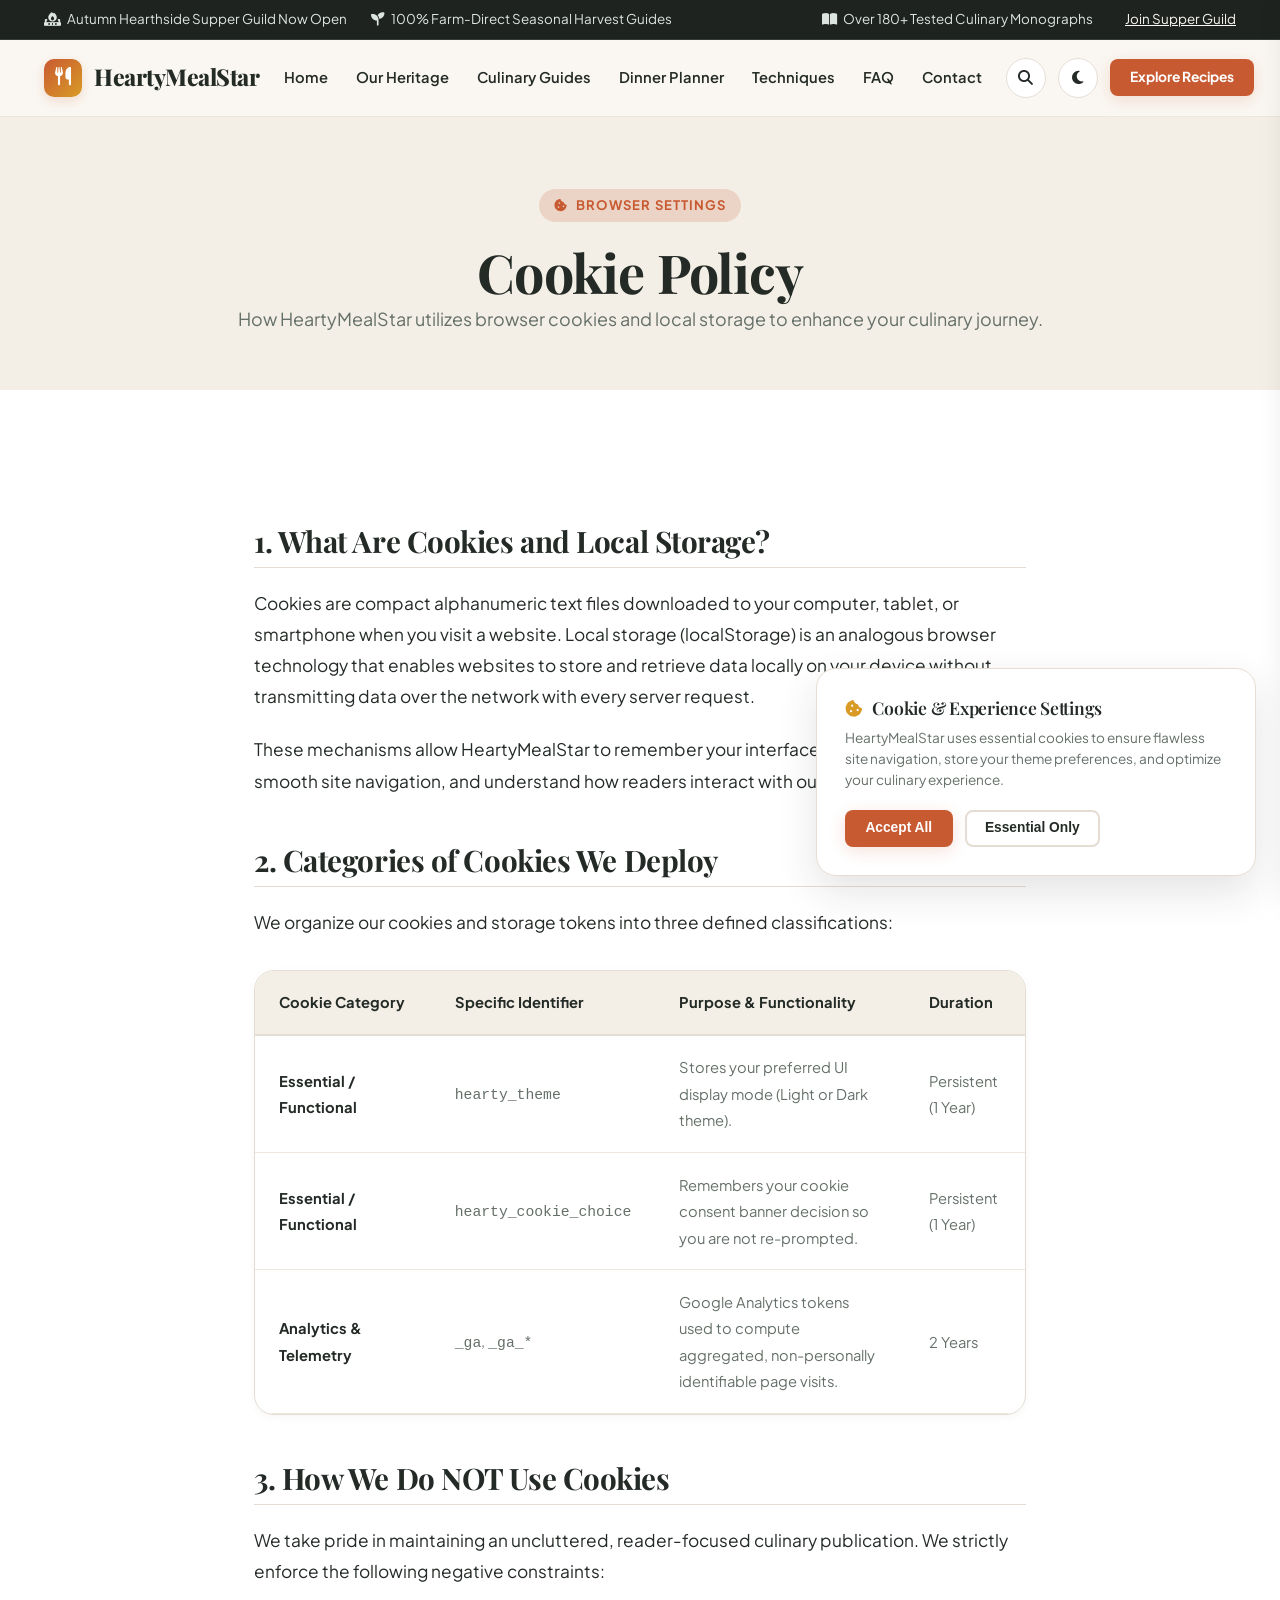
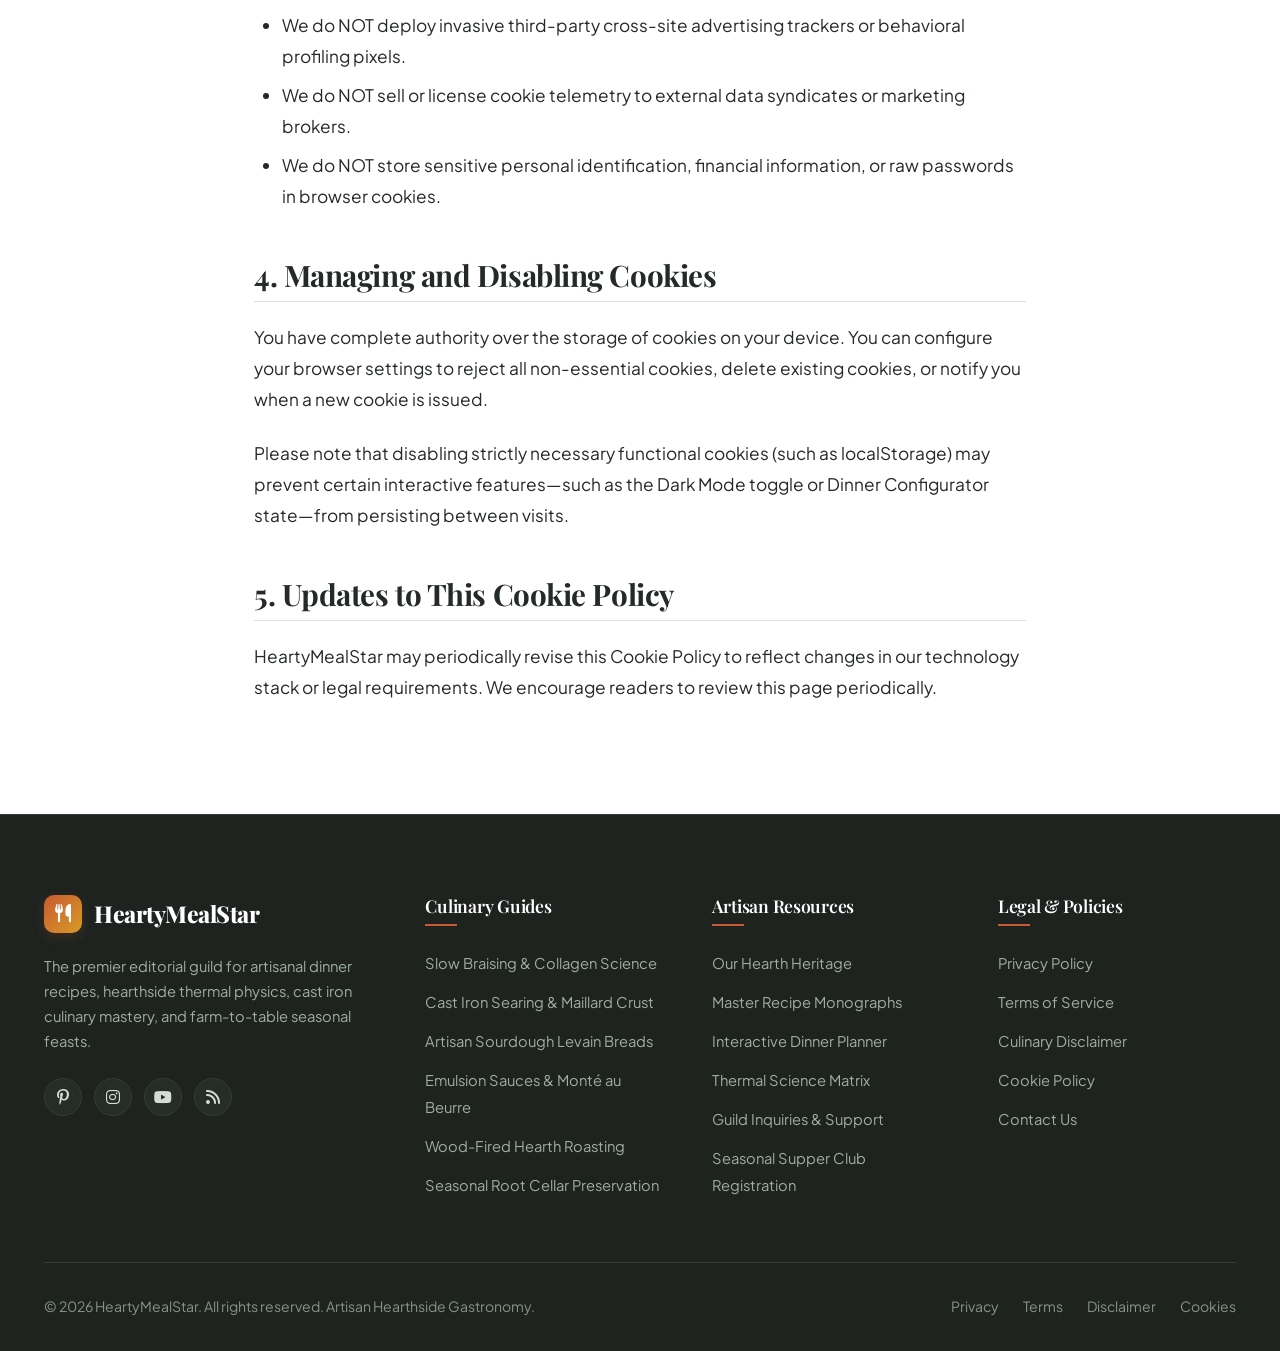
<file: cookies.html>
<!DOCTYPE html>
<html lang="en">
<head>
  <meta charset="UTF-8">
  <meta name="viewport" content="width=device-width, initial-scale=1.0">
  <title>Cookie Policy - HeartyMealStar Culinary Guild</title>
  <meta name="description" content="Details on functional cookies, analytics, and browser preference tokens used on HeartyMealStar.">
  <link rel="canonical" href="https://heartymealstar.com/cookies.html">
  
  <!-- Google Analytics -->
  <script async src="https://www.googletagmanager.com/gtag/js?id=G-0LY0HY7L01"></script>
  <script>
    window.dataLayer = window.dataLayer || [];
    function gtag(){dataLayer.push(arguments);}
    gtag('js', new Date());
    gtag('config', 'G-0LY0HY7L01');
  </script>

  <link rel="stylesheet" href="https://cdnjs.cloudflare.com/ajax/libs/font-awesome/6.4.0/css/all.min.css">
  <link rel="stylesheet" href="css/style.css">
</head>
<body>

  <!-- Reading Progress Bar -->
  <div id="readingProgressBar" class="reading-progress-bar"></div>

  <!-- Top Announcement Bar -->
  <div class="top-bar">
    <div class="container top-bar-content">
      <div class="top-bar-left">
        <span class="top-bar-item"><i class="fas fa-fire-burner"></i> Autumn Hearthside Supper Guild Now Open</span>
        <span class="top-bar-item"><i class="fas fa-seedling"></i> 100% Farm-Direct Seasonal Harvest Guides</span>
      </div>
      <div class="top-bar-right">
        <span class="top-bar-item"><i class="fas fa-book-open"></i> Over 180+ Tested Culinary Monographs</span>
        <a href="contact.html" style="color:#FAF7F2; text-decoration:underline; margin-left:8px;">Join Supper Guild</a>
      </div>
    </div>
  </div>

  <!-- Site Navigation Header -->
  <header class="site-header">
    <div class="container header-inner">
      <a href="index.html" class="brand-logo">
        <div class="brand-logo-icon"><i class="fas fa-utensils"></i></div>
        <span>HeartyMealStar</span>
      </a>

      <nav>
        <ul class="nav-menu">
          <li><a href="index.html" class="nav-link ">Home</a></li>
          <li><a href="about.html" class="nav-link ">Our Heritage</a></li>
          <li><a href="blog.html" class="nav-link ">Culinary Guides</a></li>
          <li><a href="index.html#configurator" class="nav-link">Dinner Planner</a></li>
          <li><a href="index.html#techniques" class="nav-link">Techniques</a></li>
          <li><a href="index.html#faq" class="nav-link">FAQ</a></li>
          <li><a href="contact.html" class="nav-link ">Contact</a></li>
        </ul>
      </nav>

      <div class="header-actions">
        <button id="searchModalTrigger" class="icon-btn" aria-label="Search Recipes"><i class="fas fa-search"></i></button>
        <button id="themeToggleBtn" class="icon-btn" aria-label="Toggle Theme"><i class="fas fa-moon"></i></button>
        <a href="blog.html" class="btn btn-primary btn-sm">Explore Recipes</a>
        <button id="mobileMenuToggle" class="icon-btn hamburger-btn" aria-label="Open Menu"><i class="fas fa-bars"></i></button>
      </div>
    </div>
  </header>

  <!-- Mobile Drawer -->
  <div id="drawerOverlay" class="drawer-overlay"></div>
  <div id="mobileDrawer" class="mobile-drawer">
    <div class="mobile-drawer-header">
      <a href="index.html" class="brand-logo">
        <div class="brand-logo-icon"><i class="fas fa-utensils"></i></div>
        <span>HeartyMealStar</span>
      </a>
      <button id="drawerCloseBtn" class="icon-btn" aria-label="Close Menu"><i class="fas fa-times"></i></button>
    </div>
    <ul class="mobile-nav-links">
      <li><a href="index.html">Home</a></li>
      <li><a href="about.html">Our Heritage</a></li>
      <li><a href="blog.html">Culinary Guides</a></li>
      <li><a href="index.html#configurator">Dinner Planner</a></li>
      <li><a href="index.html#techniques">Techniques</a></li>
      <li><a href="index.html#faq">FAQ</a></li>
      <li><a href="contact.html">Contact Us</a></li>
    </ul>
    <div style="margin-top:auto; padding-top:2rem;">
      <a href="blog.html" class="btn btn-primary" style="width:100%;">View All Guides</a>
    </div>
  </div>

  <!-- Search Modal Overlay -->
  <div id="searchModalOverlay" class="modal-overlay">
    <div class="search-modal-box">
      <div class="search-input-header">
        <i class="fas fa-search" style="color:var(--primary); margin-right:12px; font-size:1.2rem;"></i>
        <input type="text" id="liveSearchInput" placeholder="Search braises, cast iron techniques, reductions...">
        <button id="searchCloseBtn" class="icon-btn" style="border:none; background:none;" aria-label="Close search"><i class="fas fa-times"></i></button>
      </div>
      <div id="searchResultsContainer" class="search-results-list">
        <p style="color:var(--text-muted); font-size:0.88rem;">Type a culinary keyword or browse popular topics...</p>
      </div>
    </div>
  </div>

  <!-- Cookies Hero -->
  <section class="section section-alt" style="padding: 4.5rem 0 3.5rem 0;">
    <div class="container text-center" style="max-width:860px; margin:0 auto;">
      <span class="badge"><i class="fas fa-cookie-bite"></i> Browser Settings</span>
      <h1>Cookie Policy</h1>
      <p class="section-subtitle">
        How HeartyMealStar utilizes browser cookies and local storage to enhance your culinary journey.
      </p>
    </div>
  </section>

  <!-- Cookies Content -->
  <section class="section section-surface">
    <div class="container container-narrow article-content">
      <h2>1. What Are Cookies and Local Storage?</h2>
      <p>
        Cookies are compact alphanumeric text files downloaded to your computer, tablet, or smartphone when you visit a website. Local storage (localStorage) is an analogous browser technology that enables websites to store and retrieve data locally on your device without transmitting data over the network with every server request.
      </p>
      <p>
        These mechanisms allow HeartyMealStar to remember your interface preferences, sustain smooth site navigation, and understand how readers interact with our culinary guides.
      </p>

      <h2>2. Categories of Cookies We Deploy</h2>
      <p>
        We organize our cookies and storage tokens into three defined classifications:
      </p>

      <div class="table-responsive" style="margin:2rem 0;">
        <table class="custom-table">
          <thead>
            <tr>
              <th>Cookie Category</th>
              <th>Specific Identifier</th>
              <th>Purpose & Functionality</th>
              <th>Duration</th>
            </tr>
          </thead>
          <tbody>
            <tr>
              <td><strong>Essential / Functional</strong></td>
              <td><code>hearty_theme</code></td>
              <td>Stores your preferred UI display mode (Light or Dark theme).</td>
              <td>Persistent (1 Year)</td>
            </tr>
            <tr>
              <td><strong>Essential / Functional</strong></td>
              <td><code>hearty_cookie_choice</code></td>
              <td>Remembers your cookie consent banner decision so you are not re-prompted.</td>
              <td>Persistent (1 Year)</td>
            </tr>
            <tr>
              <td><strong>Analytics & Telemetry</strong></td>
              <td><code>_ga</code>, <code>_ga_*</code></td>
              <td>Google Analytics tokens used to compute aggregated, non-personally identifiable page visits.</td>
              <td>2 Years</td>
            </tr>
          </tbody>
        </table>
      </div>

      <h2>3. How We Do NOT Use Cookies</h2>
      <p>
        We take pride in maintaining an uncluttered, reader-focused culinary publication. We strictly enforce the following negative constraints:
      </p>
      <ul>
        <li>We do NOT deploy invasive third-party cross-site advertising trackers or behavioral profiling pixels.</li>
        <li>We do NOT sell or license cookie telemetry to external data syndicates or marketing brokers.</li>
        <li>We do NOT store sensitive personal identification, financial information, or raw passwords in browser cookies.</li>
      </ul>

      <h2>4. Managing and Disabling Cookies</h2>
      <p>
        You have complete authority over the storage of cookies on your device. You can configure your browser settings to reject all non-essential cookies, delete existing cookies, or notify you when a new cookie is issued.
      </p>
      <p>
        Please note that disabling strictly necessary functional cookies (such as localStorage) may prevent certain interactive features—such as the Dark Mode toggle or Dinner Configurator state—from persisting between visits.
      </p>

      <h2>5. Updates to This Cookie Policy</h2>
      <p>
        HeartyMealStar may periodically revise this Cookie Policy to reflect changes in our technology stack or legal requirements. We encourage readers to review this page periodically.
      </p>
    </div>
  </section>

  <!-- Site Footer -->
  <footer class="site-footer">
    <div class="container">
      <div class="footer-grid">
        <div class="footer-col footer-brand">
          <a href="index.html" class="brand-logo">
            <div class="brand-logo-icon"><i class="fas fa-utensils"></i></div>
            <span>HeartyMealStar</span>
          </a>
          <p>
            The premier editorial guild for artisanal dinner recipes, hearthside thermal physics, cast iron culinary mastery, and farm-to-table seasonal feasts.
          </p>
          <div class="footer-socials">
            <a href="#" class="social-icon" aria-label="Pinterest"><i class="fab fa-pinterest-p"></i></a>
            <a href="#" class="social-icon" aria-label="Instagram"><i class="fab fa-instagram"></i></a>
            <a href="#" class="social-icon" aria-label="YouTube"><i class="fab fa-youtube"></i></a>
            <a href="#" class="social-icon" aria-label="RSS Feed"><i class="fas fa-rss"></i></a>
          </div>
        </div>

        <div class="footer-col">
          <h4>Culinary Guides</h4>
          <ul class="footer-links">
            <li><a href="blog/the-science-of-slow-braising-collagen-breakdown-and-gelatin-hydrolysis.html">Slow Braising & Collagen Science</a></li>
            <li><a href="blog/cast-iron-skillet-cooking-thermal-inertia-and-maillard-crust-chemistry.html">Cast Iron Searing & Maillard Crust</a></li>
            <li><a href="blog/artisan-sourdough-levain-fermentation-kinetics-for-dinner-breads.html">Artisan Sourdough Levain Breads</a></li>
            <li><a href="blog/culinary-emulsion-sauces-hollandaise-veloute-and-lipid-suspensions.html">Emulsion Sauces & Monté au Beurre</a></li>
            <li><a href="blog/wood-fired-hearth-roasting-radiant-heat-and-aromatic-smoke-physics.html">Wood-Fired Hearth Roasting</a></li>
            <li><a href="blog/farm-to-table-seasonal-harvest-preservation-and-root-cellar-storage.html">Seasonal Root Cellar Preservation</a></li>
          </ul>
        </div>

        <div class="footer-col">
          <h4>Artisan Resources</h4>
          <ul class="footer-links">
            <li><a href="about.html">Our Hearth Heritage</a></li>
            <li><a href="blog.html">Master Recipe Monographs</a></li>
            <li><a href="index.html#configurator">Interactive Dinner Planner</a></li>
            <li><a href="index.html#techniques">Thermal Science Matrix</a></li>
            <li><a href="contact.html">Guild Inquiries & Support</a></li>
            <li><a href="contact.html">Seasonal Supper Club Registration</a></li>
          </ul>
        </div>

        <div class="footer-col">
          <h4>Legal & Policies</h4>
          <ul class="footer-links">
            <li><a href="privacy.html">Privacy Policy</a></li>
            <li><a href="terms.html">Terms of Service</a></li>
            <li><a href="disclaimer.html">Culinary Disclaimer</a></li>
            <li><a href="cookies.html">Cookie Policy</a></li>
            <li><a href="contact.html">Contact Us</a></li>
          </ul>
        </div>
      </div>

      <div class="footer-bottom">
        <div>
          &copy; 2026 HeartyMealStar. All rights reserved. Artisan Hearthside Gastronomy.
        </div>
        <div class="footer-legal-links">
          <a href="privacy.html">Privacy</a>
          <a href="terms.html">Terms</a>
          <a href="disclaimer.html">Disclaimer</a>
          <a href="cookies.html">Cookies</a>
        </div>
      </div>
    </div>
  </footer>

  <!-- Cookie Banner -->
  <div id="cookieBanner" class="cookie-banner">
    <h4><i class="fas fa-cookie-bite" style="color:var(--secondary); margin-right:6px;"></i> Cookie & Experience Settings</h4>
    <p>
      HeartyMealStar uses essential cookies to ensure flawless site navigation, store your theme preferences, and optimize your culinary experience.
    </p>
    <div class="cookie-banner-actions">
      <button id="cookieAcceptBtn" class="btn btn-primary btn-sm">Accept All</button>
      <button id="cookieDeclineBtn" class="btn btn-outline btn-sm">Essential Only</button>
    </div>
  </div>

  <!-- Back to Top Button -->
  <button id="backToTopBtn" class="back-to-top" aria-label="Back to top"><i class="fas fa-arrow-up"></i></button>

  <script src="js/main.js"></script>
</body>
</html>
</file>
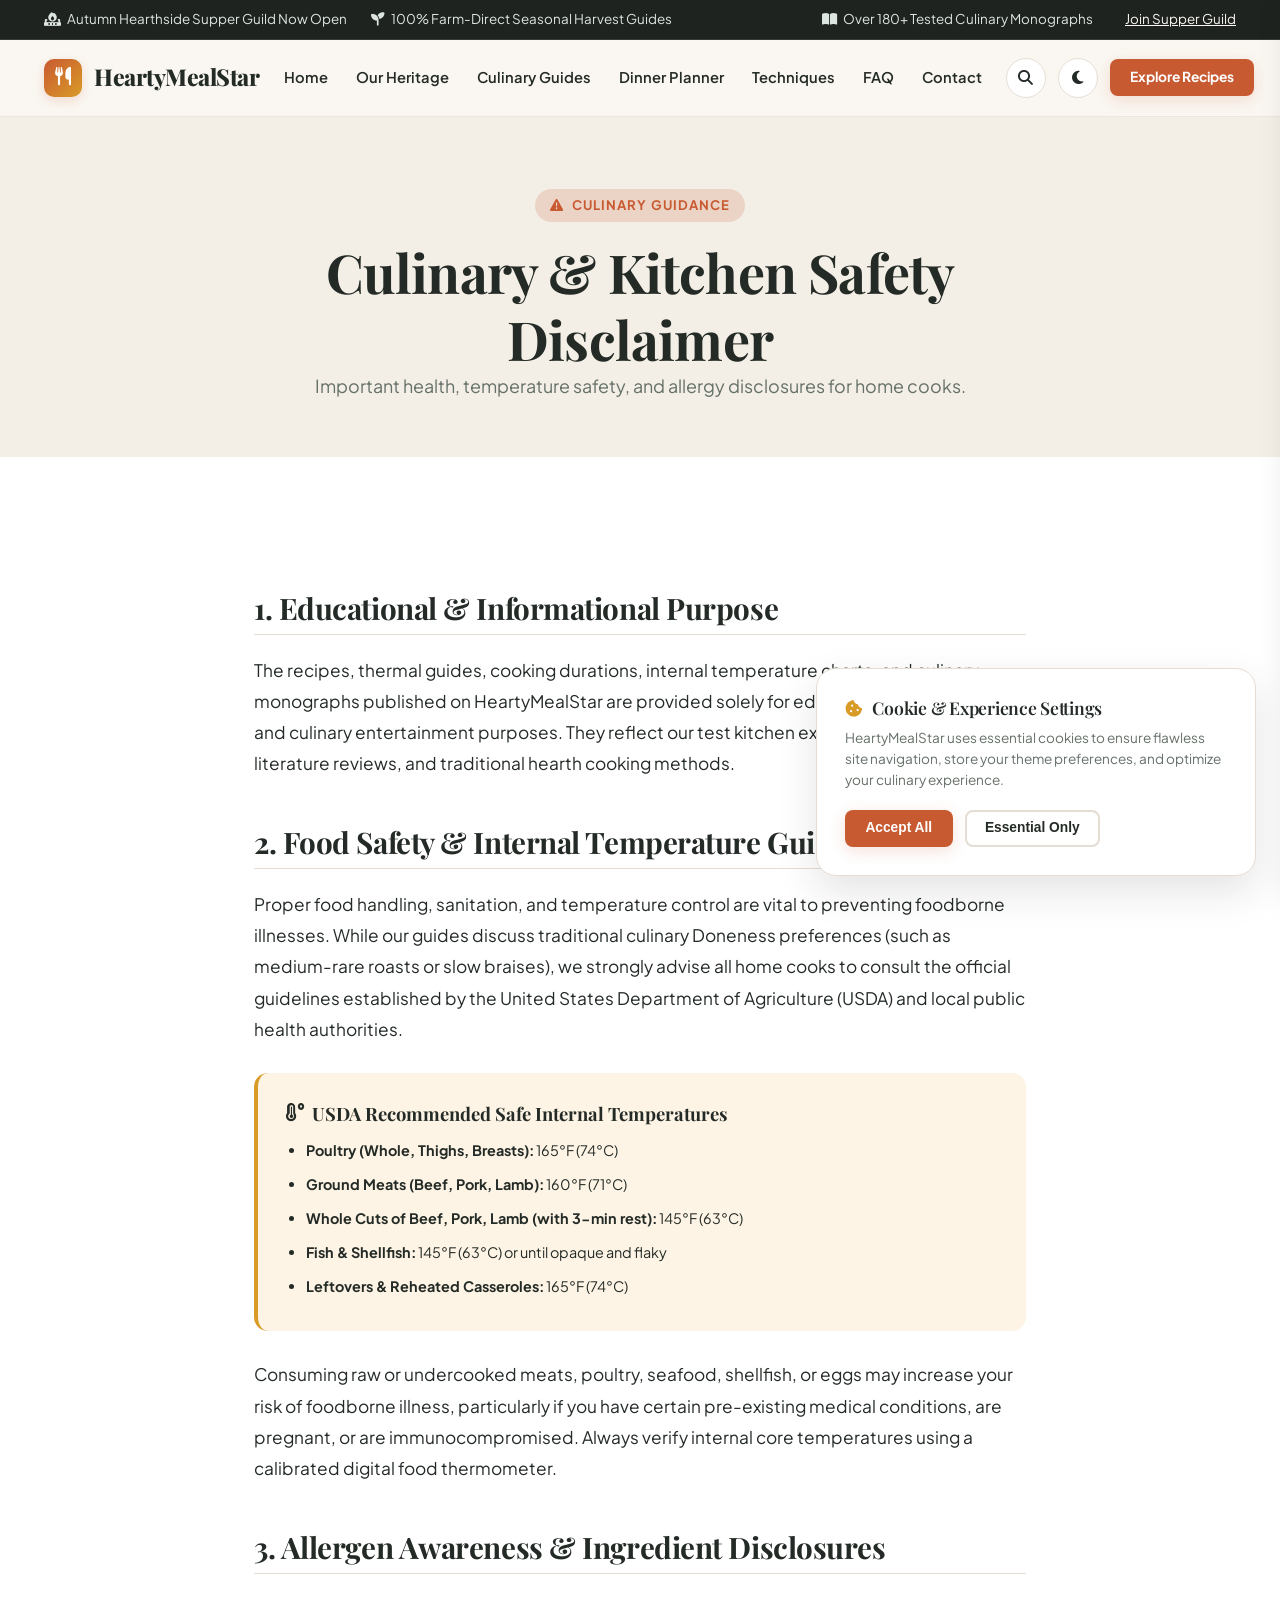
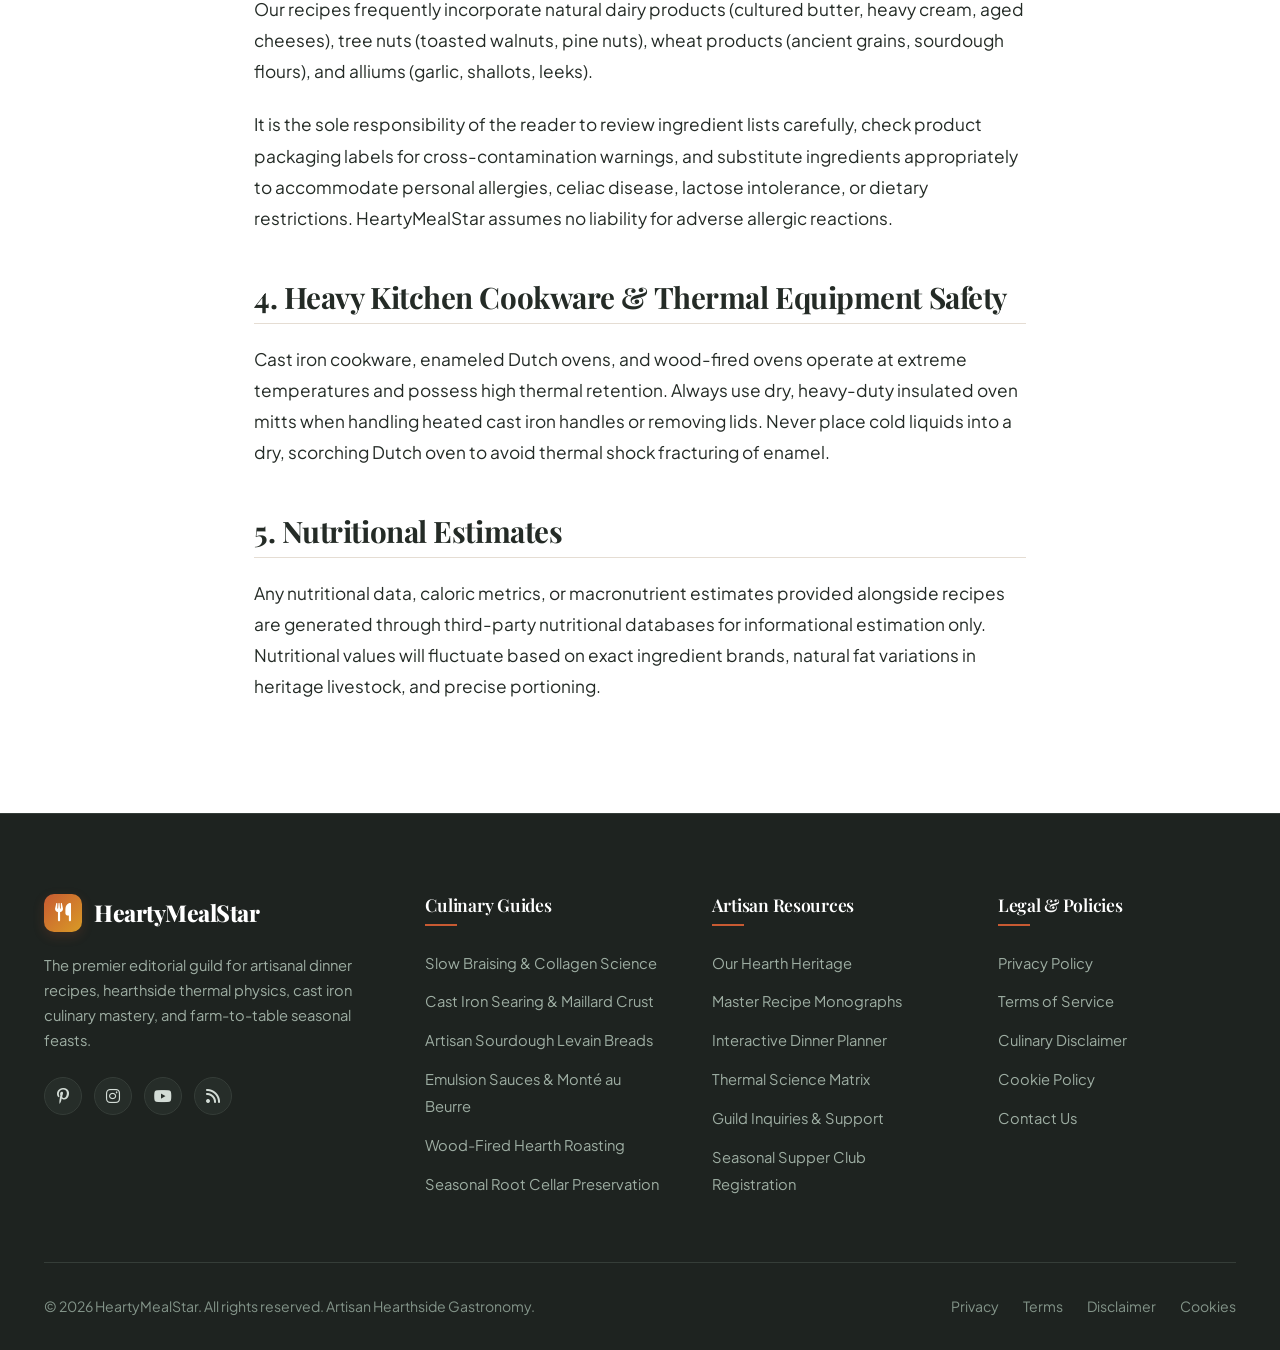
<file: disclaimer.html>
<!DOCTYPE html>
<html lang="en">
<head>
  <meta charset="UTF-8">
  <meta name="viewport" content="width=device-width, initial-scale=1.0">
  <title>Kitchen Safety & Food Disclaimer - HeartyMealStar</title>
  <meta name="description" content="Food safety, internal meat temperature guidelines, cookware handling, and allergen disclosures for home cooks.">
  <link rel="canonical" href="https://heartymealstar.com/disclaimer.html">
  
  <!-- Google Analytics -->
  <script async src="https://www.googletagmanager.com/gtag/js?id=G-0LY0HY7L01"></script>
  <script>
    window.dataLayer = window.dataLayer || [];
    function gtag(){dataLayer.push(arguments);}
    gtag('js', new Date());
    gtag('config', 'G-0LY0HY7L01');
  </script>

  <link rel="stylesheet" href="https://cdnjs.cloudflare.com/ajax/libs/font-awesome/6.4.0/css/all.min.css">
  <link rel="stylesheet" href="css/style.css">
</head>
<body>

  <!-- Reading Progress Bar -->
  <div id="readingProgressBar" class="reading-progress-bar"></div>

  <!-- Top Announcement Bar -->
  <div class="top-bar">
    <div class="container top-bar-content">
      <div class="top-bar-left">
        <span class="top-bar-item"><i class="fas fa-fire-burner"></i> Autumn Hearthside Supper Guild Now Open</span>
        <span class="top-bar-item"><i class="fas fa-seedling"></i> 100% Farm-Direct Seasonal Harvest Guides</span>
      </div>
      <div class="top-bar-right">
        <span class="top-bar-item"><i class="fas fa-book-open"></i> Over 180+ Tested Culinary Monographs</span>
        <a href="contact.html" style="color:#FAF7F2; text-decoration:underline; margin-left:8px;">Join Supper Guild</a>
      </div>
    </div>
  </div>

  <!-- Site Navigation Header -->
  <header class="site-header">
    <div class="container header-inner">
      <a href="index.html" class="brand-logo">
        <div class="brand-logo-icon"><i class="fas fa-utensils"></i></div>
        <span>HeartyMealStar</span>
      </a>

      <nav>
        <ul class="nav-menu">
          <li><a href="index.html" class="nav-link ">Home</a></li>
          <li><a href="about.html" class="nav-link ">Our Heritage</a></li>
          <li><a href="blog.html" class="nav-link ">Culinary Guides</a></li>
          <li><a href="index.html#configurator" class="nav-link">Dinner Planner</a></li>
          <li><a href="index.html#techniques" class="nav-link">Techniques</a></li>
          <li><a href="index.html#faq" class="nav-link">FAQ</a></li>
          <li><a href="contact.html" class="nav-link ">Contact</a></li>
        </ul>
      </nav>

      <div class="header-actions">
        <button id="searchModalTrigger" class="icon-btn" aria-label="Search Recipes"><i class="fas fa-search"></i></button>
        <button id="themeToggleBtn" class="icon-btn" aria-label="Toggle Theme"><i class="fas fa-moon"></i></button>
        <a href="blog.html" class="btn btn-primary btn-sm">Explore Recipes</a>
        <button id="mobileMenuToggle" class="icon-btn hamburger-btn" aria-label="Open Menu"><i class="fas fa-bars"></i></button>
      </div>
    </div>
  </header>

  <!-- Mobile Drawer -->
  <div id="drawerOverlay" class="drawer-overlay"></div>
  <div id="mobileDrawer" class="mobile-drawer">
    <div class="mobile-drawer-header">
      <a href="index.html" class="brand-logo">
        <div class="brand-logo-icon"><i class="fas fa-utensils"></i></div>
        <span>HeartyMealStar</span>
      </a>
      <button id="drawerCloseBtn" class="icon-btn" aria-label="Close Menu"><i class="fas fa-times"></i></button>
    </div>
    <ul class="mobile-nav-links">
      <li><a href="index.html">Home</a></li>
      <li><a href="about.html">Our Heritage</a></li>
      <li><a href="blog.html">Culinary Guides</a></li>
      <li><a href="index.html#configurator">Dinner Planner</a></li>
      <li><a href="index.html#techniques">Techniques</a></li>
      <li><a href="index.html#faq">FAQ</a></li>
      <li><a href="contact.html">Contact Us</a></li>
    </ul>
    <div style="margin-top:auto; padding-top:2rem;">
      <a href="blog.html" class="btn btn-primary" style="width:100%;">View All Guides</a>
    </div>
  </div>

  <!-- Search Modal Overlay -->
  <div id="searchModalOverlay" class="modal-overlay">
    <div class="search-modal-box">
      <div class="search-input-header">
        <i class="fas fa-search" style="color:var(--primary); margin-right:12px; font-size:1.2rem;"></i>
        <input type="text" id="liveSearchInput" placeholder="Search braises, cast iron techniques, reductions...">
        <button id="searchCloseBtn" class="icon-btn" style="border:none; background:none;" aria-label="Close search"><i class="fas fa-times"></i></button>
      </div>
      <div id="searchResultsContainer" class="search-results-list">
        <p style="color:var(--text-muted); font-size:0.88rem;">Type a culinary keyword or browse popular topics...</p>
      </div>
    </div>
  </div>

  <!-- Disclaimer Hero -->
  <section class="section section-alt" style="padding: 4.5rem 0 3.5rem 0;">
    <div class="container text-center" style="max-width:860px; margin:0 auto;">
      <span class="badge"><i class="fas fa-triangle-exclamation"></i> Culinary Guidance</span>
      <h1>Culinary & Kitchen Safety Disclaimer</h1>
      <p class="section-subtitle">
        Important health, temperature safety, and allergy disclosures for home cooks.
      </p>
    </div>
  </section>

  <!-- Disclaimer Content -->
  <section class="section section-surface">
    <div class="container container-narrow article-content">
      <h2>1. Educational & Informational Purpose</h2>
      <p>
        The recipes, thermal guides, cooking durations, internal temperature charts, and culinary monographs published on HeartyMealStar are provided solely for educational, informational, and culinary entertainment purposes. They reflect our test kitchen experiences, scientific literature reviews, and traditional hearth cooking methods.
      </p>

      <h2>2. Food Safety & Internal Temperature Guidance</h2>
      <p>
        Proper food handling, sanitation, and temperature control are vital to preventing foodborne illnesses. While our guides discuss traditional culinary Doneness preferences (such as medium-rare roasts or slow braises), we strongly advise all home cooks to consult the official guidelines established by the United States Department of Agriculture (USDA) and local public health authorities.
      </p>
      <div class="callout callout-secondary">
        <div class="callout-title"><i class="fas fa-temperature-high"></i> USDA Recommended Safe Internal Temperatures</div>
        <ul style="margin:0; padding-left:1.25rem; font-size:0.9rem;">
          <li><strong>Poultry (Whole, Thighs, Breasts):</strong> 165°F (74°C)</li>
          <li><strong>Ground Meats (Beef, Pork, Lamb):</strong> 160°F (71°C)</li>
          <li><strong>Whole Cuts of Beef, Pork, Lamb (with 3-min rest):</strong> 145°F (63°C)</li>
          <li><strong>Fish & Shellfish:</strong> 145°F (63°C) or until opaque and flaky</li>
          <li><strong>Leftovers & Reheated Casseroles:</strong> 165°F (74°C)</li>
        </ul>
      </div>
      <p>
        Consuming raw or undercooked meats, poultry, seafood, shellfish, or eggs may increase your risk of foodborne illness, particularly if you have certain pre-existing medical conditions, are pregnant, or are immunocompromised. Always verify internal core temperatures using a calibrated digital food thermometer.
      </p>

      <h2>3. Allergen Awareness & Ingredient Disclosures</h2>
      <p>
        Our recipes frequently incorporate natural dairy products (cultured butter, heavy cream, aged cheeses), tree nuts (toasted walnuts, pine nuts), wheat products (ancient grains, sourdough flours), and alliums (garlic, shallots, leeks).
      </p>
      <p>
        It is the sole responsibility of the reader to review ingredient lists carefully, check product packaging labels for cross-contamination warnings, and substitute ingredients appropriately to accommodate personal allergies, celiac disease, lactose intolerance, or dietary restrictions. HeartyMealStar assumes no liability for adverse allergic reactions.
      </p>

      <h2>4. Heavy Kitchen Cookware & Thermal Equipment Safety</h2>
      <p>
        Cast iron cookware, enameled Dutch ovens, and wood-fired ovens operate at extreme temperatures and possess high thermal retention. Always use dry, heavy-duty insulated oven mitts when handling heated cast iron handles or removing lids. Never place cold liquids into a dry, scorching Dutch oven to avoid thermal shock fracturing of enamel.
      </p>

      <h2>5. Nutritional Estimates</h2>
      <p>
        Any nutritional data, caloric metrics, or macronutrient estimates provided alongside recipes are generated through third-party nutritional databases for informational estimation only. Nutritional values will fluctuate based on exact ingredient brands, natural fat variations in heritage livestock, and precise portioning.
      </p>
    </div>
  </section>

  <!-- Site Footer -->
  <footer class="site-footer">
    <div class="container">
      <div class="footer-grid">
        <div class="footer-col footer-brand">
          <a href="index.html" class="brand-logo">
            <div class="brand-logo-icon"><i class="fas fa-utensils"></i></div>
            <span>HeartyMealStar</span>
          </a>
          <p>
            The premier editorial guild for artisanal dinner recipes, hearthside thermal physics, cast iron culinary mastery, and farm-to-table seasonal feasts.
          </p>
          <div class="footer-socials">
            <a href="#" class="social-icon" aria-label="Pinterest"><i class="fab fa-pinterest-p"></i></a>
            <a href="#" class="social-icon" aria-label="Instagram"><i class="fab fa-instagram"></i></a>
            <a href="#" class="social-icon" aria-label="YouTube"><i class="fab fa-youtube"></i></a>
            <a href="#" class="social-icon" aria-label="RSS Feed"><i class="fas fa-rss"></i></a>
          </div>
        </div>

        <div class="footer-col">
          <h4>Culinary Guides</h4>
          <ul class="footer-links">
            <li><a href="blog/the-science-of-slow-braising-collagen-breakdown-and-gelatin-hydrolysis.html">Slow Braising & Collagen Science</a></li>
            <li><a href="blog/cast-iron-skillet-cooking-thermal-inertia-and-maillard-crust-chemistry.html">Cast Iron Searing & Maillard Crust</a></li>
            <li><a href="blog/artisan-sourdough-levain-fermentation-kinetics-for-dinner-breads.html">Artisan Sourdough Levain Breads</a></li>
            <li><a href="blog/culinary-emulsion-sauces-hollandaise-veloute-and-lipid-suspensions.html">Emulsion Sauces & Monté au Beurre</a></li>
            <li><a href="blog/wood-fired-hearth-roasting-radiant-heat-and-aromatic-smoke-physics.html">Wood-Fired Hearth Roasting</a></li>
            <li><a href="blog/farm-to-table-seasonal-harvest-preservation-and-root-cellar-storage.html">Seasonal Root Cellar Preservation</a></li>
          </ul>
        </div>

        <div class="footer-col">
          <h4>Artisan Resources</h4>
          <ul class="footer-links">
            <li><a href="about.html">Our Hearth Heritage</a></li>
            <li><a href="blog.html">Master Recipe Monographs</a></li>
            <li><a href="index.html#configurator">Interactive Dinner Planner</a></li>
            <li><a href="index.html#techniques">Thermal Science Matrix</a></li>
            <li><a href="contact.html">Guild Inquiries & Support</a></li>
            <li><a href="contact.html">Seasonal Supper Club Registration</a></li>
          </ul>
        </div>

        <div class="footer-col">
          <h4>Legal & Policies</h4>
          <ul class="footer-links">
            <li><a href="privacy.html">Privacy Policy</a></li>
            <li><a href="terms.html">Terms of Service</a></li>
            <li><a href="disclaimer.html">Culinary Disclaimer</a></li>
            <li><a href="cookies.html">Cookie Policy</a></li>
            <li><a href="contact.html">Contact Us</a></li>
          </ul>
        </div>
      </div>

      <div class="footer-bottom">
        <div>
          &copy; 2026 HeartyMealStar. All rights reserved. Artisan Hearthside Gastronomy.
        </div>
        <div class="footer-legal-links">
          <a href="privacy.html">Privacy</a>
          <a href="terms.html">Terms</a>
          <a href="disclaimer.html">Disclaimer</a>
          <a href="cookies.html">Cookies</a>
        </div>
      </div>
    </div>
  </footer>

  <!-- Cookie Banner -->
  <div id="cookieBanner" class="cookie-banner">
    <h4><i class="fas fa-cookie-bite" style="color:var(--secondary); margin-right:6px;"></i> Cookie & Experience Settings</h4>
    <p>
      HeartyMealStar uses essential cookies to ensure flawless site navigation, store your theme preferences, and optimize your culinary experience.
    </p>
    <div class="cookie-banner-actions">
      <button id="cookieAcceptBtn" class="btn btn-primary btn-sm">Accept All</button>
      <button id="cookieDeclineBtn" class="btn btn-outline btn-sm">Essential Only</button>
    </div>
  </div>

  <!-- Back to Top Button -->
  <button id="backToTopBtn" class="back-to-top" aria-label="Back to top"><i class="fas fa-arrow-up"></i></button>

  <script src="js/main.js"></script>
</body>
</html>
</file>
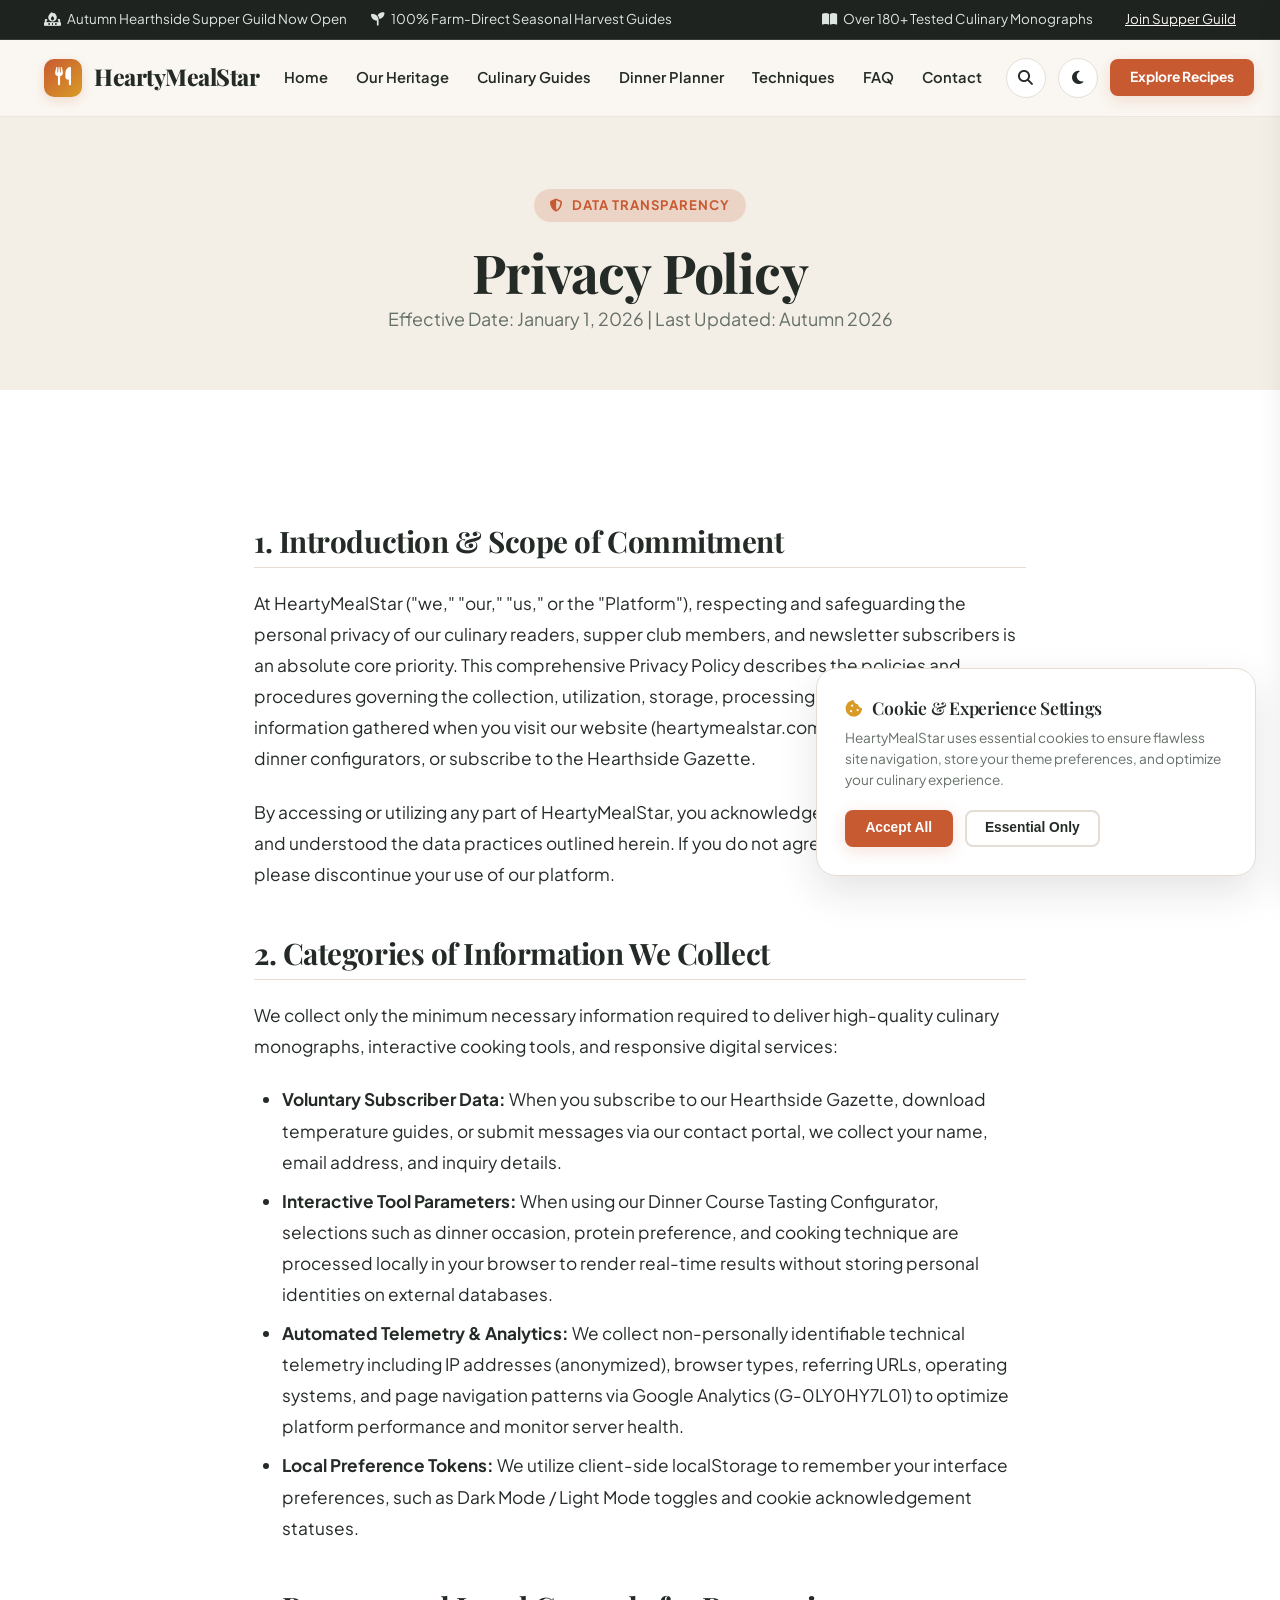
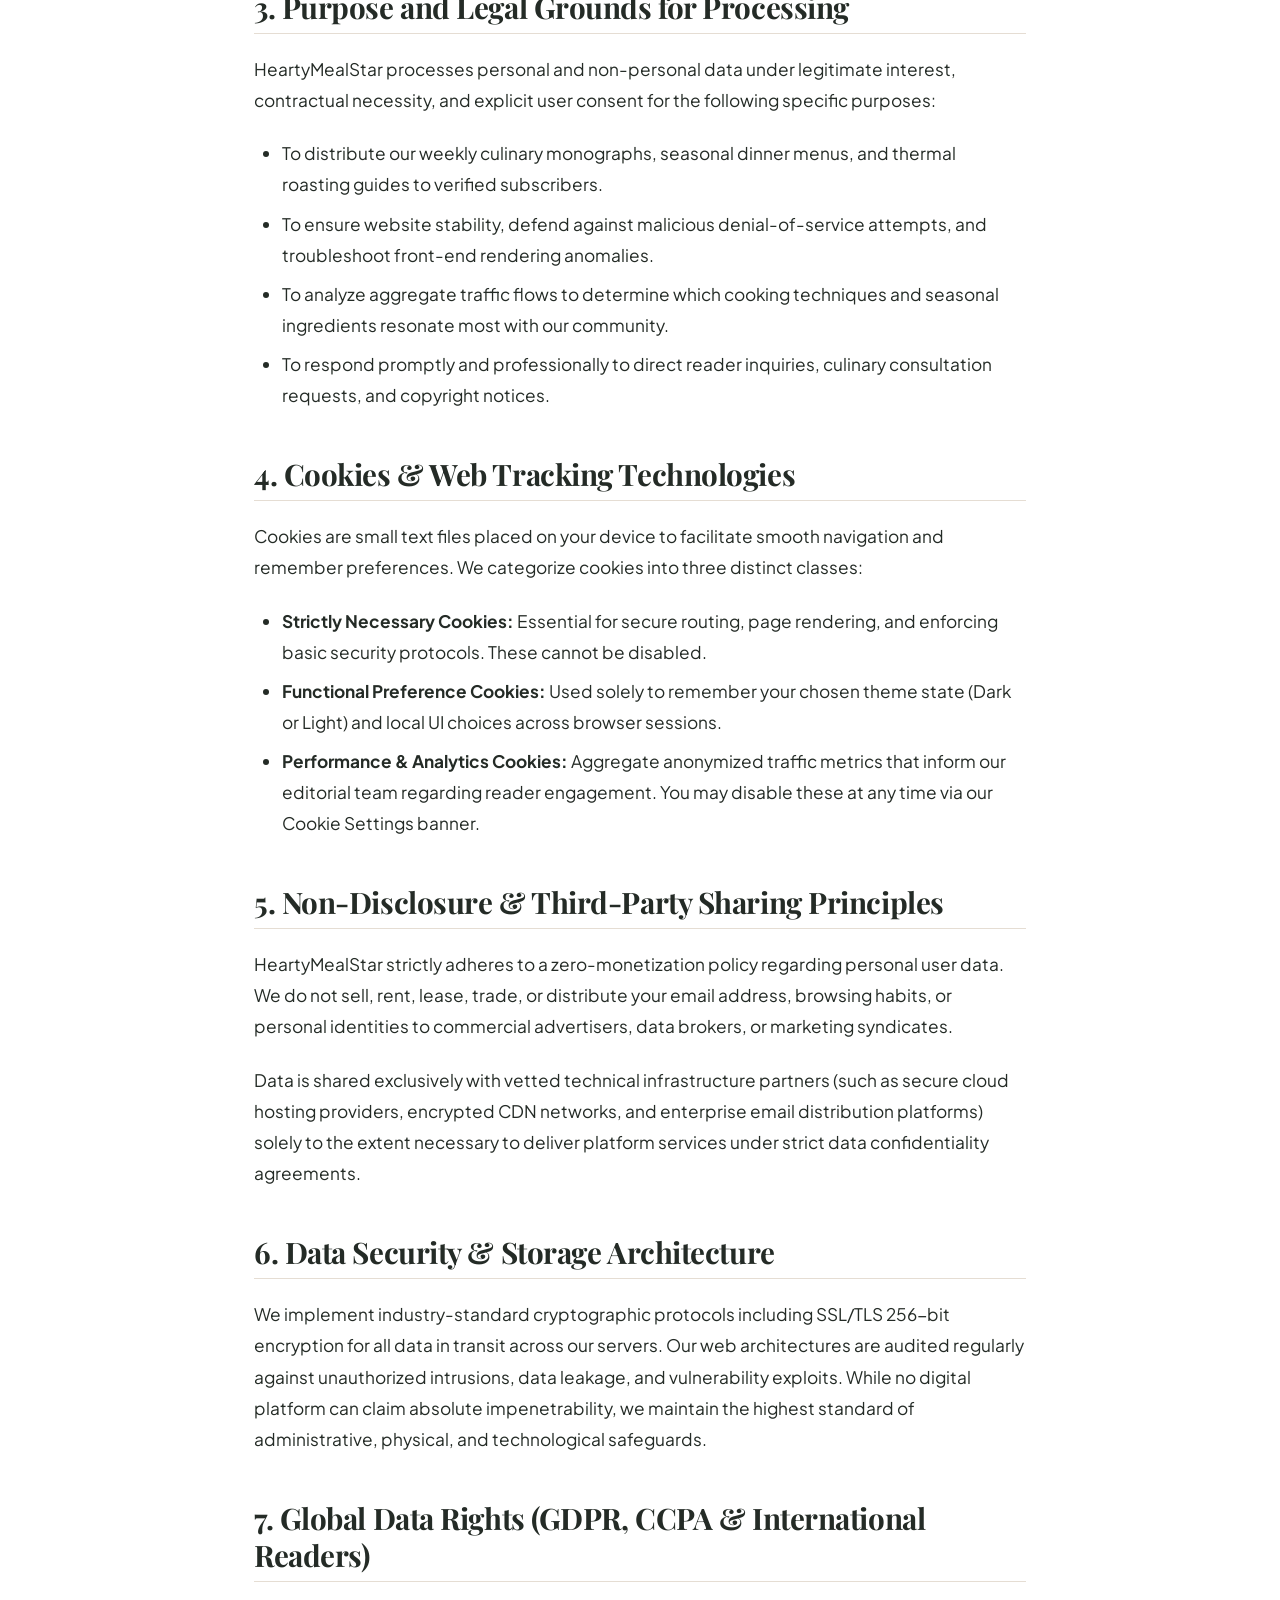
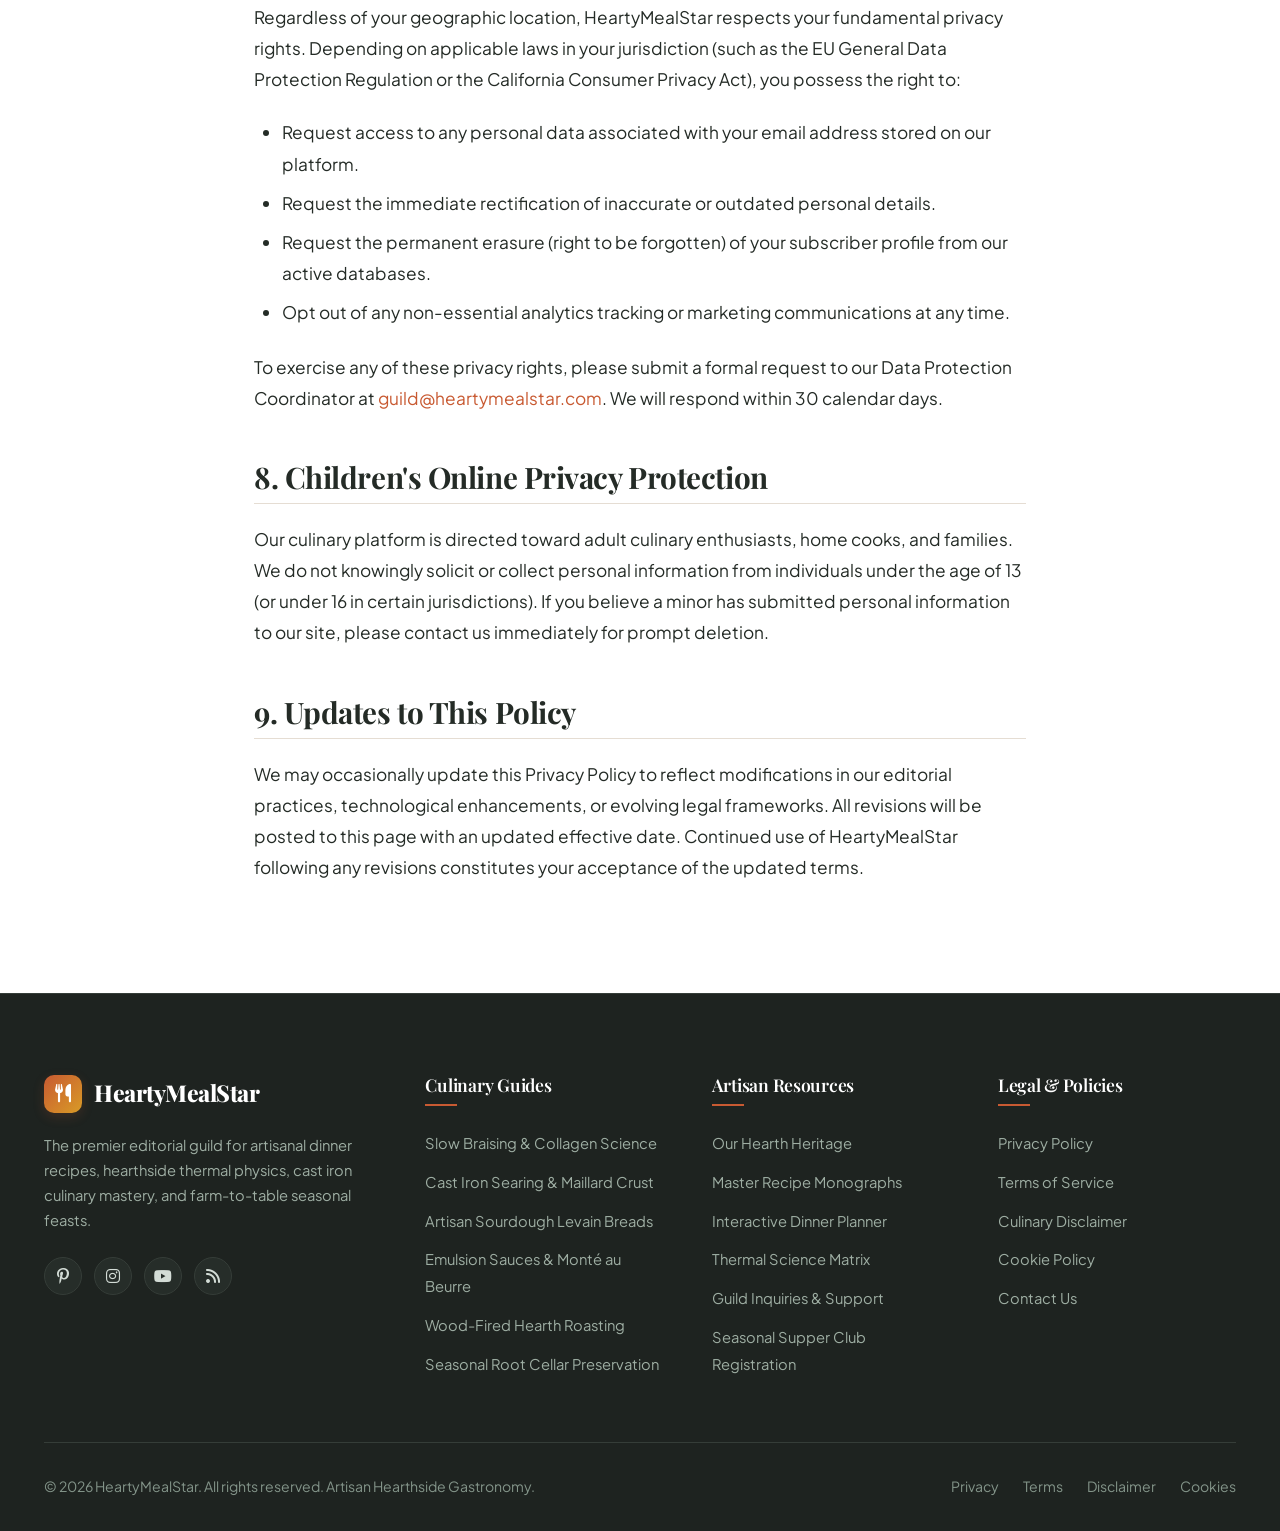
<file: privacy.html>
<!DOCTYPE html>
<html lang="en">
<head>
  <meta charset="UTF-8">
  <meta name="viewport" content="width=device-width, initial-scale=1.0">
  <title>Privacy Policy - HeartyMealStar Culinary Guild</title>
  <meta name="description" content="Comprehensive GDPR and CCPA privacy policy detailing data handling, cookies, and reader privacy rights on HeartyMealStar.">
  <link rel="canonical" href="https://heartymealstar.com/privacy.html">
  
  <!-- Google Analytics -->
  <script async src="https://www.googletagmanager.com/gtag/js?id=G-0LY0HY7L01"></script>
  <script>
    window.dataLayer = window.dataLayer || [];
    function gtag(){dataLayer.push(arguments);}
    gtag('js', new Date());
    gtag('config', 'G-0LY0HY7L01');
  </script>

  <link rel="stylesheet" href="https://cdnjs.cloudflare.com/ajax/libs/font-awesome/6.4.0/css/all.min.css">
  <link rel="stylesheet" href="css/style.css">
</head>
<body>

  <!-- Reading Progress Bar -->
  <div id="readingProgressBar" class="reading-progress-bar"></div>

  <!-- Top Announcement Bar -->
  <div class="top-bar">
    <div class="container top-bar-content">
      <div class="top-bar-left">
        <span class="top-bar-item"><i class="fas fa-fire-burner"></i> Autumn Hearthside Supper Guild Now Open</span>
        <span class="top-bar-item"><i class="fas fa-seedling"></i> 100% Farm-Direct Seasonal Harvest Guides</span>
      </div>
      <div class="top-bar-right">
        <span class="top-bar-item"><i class="fas fa-book-open"></i> Over 180+ Tested Culinary Monographs</span>
        <a href="contact.html" style="color:#FAF7F2; text-decoration:underline; margin-left:8px;">Join Supper Guild</a>
      </div>
    </div>
  </div>

  <!-- Site Navigation Header -->
  <header class="site-header">
    <div class="container header-inner">
      <a href="index.html" class="brand-logo">
        <div class="brand-logo-icon"><i class="fas fa-utensils"></i></div>
        <span>HeartyMealStar</span>
      </a>

      <nav>
        <ul class="nav-menu">
          <li><a href="index.html" class="nav-link ">Home</a></li>
          <li><a href="about.html" class="nav-link ">Our Heritage</a></li>
          <li><a href="blog.html" class="nav-link ">Culinary Guides</a></li>
          <li><a href="index.html#configurator" class="nav-link">Dinner Planner</a></li>
          <li><a href="index.html#techniques" class="nav-link">Techniques</a></li>
          <li><a href="index.html#faq" class="nav-link">FAQ</a></li>
          <li><a href="contact.html" class="nav-link ">Contact</a></li>
        </ul>
      </nav>

      <div class="header-actions">
        <button id="searchModalTrigger" class="icon-btn" aria-label="Search Recipes"><i class="fas fa-search"></i></button>
        <button id="themeToggleBtn" class="icon-btn" aria-label="Toggle Theme"><i class="fas fa-moon"></i></button>
        <a href="blog.html" class="btn btn-primary btn-sm">Explore Recipes</a>
        <button id="mobileMenuToggle" class="icon-btn hamburger-btn" aria-label="Open Menu"><i class="fas fa-bars"></i></button>
      </div>
    </div>
  </header>

  <!-- Mobile Drawer -->
  <div id="drawerOverlay" class="drawer-overlay"></div>
  <div id="mobileDrawer" class="mobile-drawer">
    <div class="mobile-drawer-header">
      <a href="index.html" class="brand-logo">
        <div class="brand-logo-icon"><i class="fas fa-utensils"></i></div>
        <span>HeartyMealStar</span>
      </a>
      <button id="drawerCloseBtn" class="icon-btn" aria-label="Close Menu"><i class="fas fa-times"></i></button>
    </div>
    <ul class="mobile-nav-links">
      <li><a href="index.html">Home</a></li>
      <li><a href="about.html">Our Heritage</a></li>
      <li><a href="blog.html">Culinary Guides</a></li>
      <li><a href="index.html#configurator">Dinner Planner</a></li>
      <li><a href="index.html#techniques">Techniques</a></li>
      <li><a href="index.html#faq">FAQ</a></li>
      <li><a href="contact.html">Contact Us</a></li>
    </ul>
    <div style="margin-top:auto; padding-top:2rem;">
      <a href="blog.html" class="btn btn-primary" style="width:100%;">View All Guides</a>
    </div>
  </div>

  <!-- Search Modal Overlay -->
  <div id="searchModalOverlay" class="modal-overlay">
    <div class="search-modal-box">
      <div class="search-input-header">
        <i class="fas fa-search" style="color:var(--primary); margin-right:12px; font-size:1.2rem;"></i>
        <input type="text" id="liveSearchInput" placeholder="Search braises, cast iron techniques, reductions...">
        <button id="searchCloseBtn" class="icon-btn" style="border:none; background:none;" aria-label="Close search"><i class="fas fa-times"></i></button>
      </div>
      <div id="searchResultsContainer" class="search-results-list">
        <p style="color:var(--text-muted); font-size:0.88rem;">Type a culinary keyword or browse popular topics...</p>
      </div>
    </div>
  </div>

  <!-- Privacy Hero -->
  <section class="section section-alt" style="padding: 4.5rem 0 3.5rem 0;">
    <div class="container text-center" style="max-width:860px; margin:0 auto;">
      <span class="badge"><i class="fas fa-shield-halved"></i> Data Transparency</span>
      <h1>Privacy Policy</h1>
      <p class="section-subtitle">
        Effective Date: January 1, 2026 | Last Updated: Autumn 2026
      </p>
    </div>
  </section>

  <!-- Privacy Content -->
  <section class="section section-surface">
    <div class="container container-narrow article-content">
      <h2>1. Introduction & Scope of Commitment</h2>
      <p>
        At HeartyMealStar ("we," "our," "us," or the "Platform"), respecting and safeguarding the personal privacy of our culinary readers, supper club members, and newsletter subscribers is an absolute core priority. This comprehensive Privacy Policy describes the policies and procedures governing the collection, utilization, storage, processing, and protection of information gathered when you visit our website (heartymealstar.com), utilize our interactive dinner configurators, or subscribe to the Hearthside Gazette.
      </p>
      <p>
        By accessing or utilizing any part of HeartyMealStar, you acknowledge that you have reviewed and understood the data practices outlined herein. If you do not agree with our policies, please discontinue your use of our platform.
      </p>

      <h2>2. Categories of Information We Collect</h2>
      <p>
        We collect only the minimum necessary information required to deliver high-quality culinary monographs, interactive cooking tools, and responsive digital services:
      </p>
      <ul>
        <li><strong>Voluntary Subscriber Data:</strong> When you subscribe to our Hearthside Gazette, download temperature guides, or submit messages via our contact portal, we collect your name, email address, and inquiry details.</li>
        <li><strong>Interactive Tool Parameters:</strong> When using our Dinner Course Tasting Configurator, selections such as dinner occasion, protein preference, and cooking technique are processed locally in your browser to render real-time results without storing personal identities on external databases.</li>
        <li><strong>Automated Telemetry & Analytics:</strong> We collect non-personally identifiable technical telemetry including IP addresses (anonymized), browser types, referring URLs, operating systems, and page navigation patterns via Google Analytics (G-0LY0HY7L01) to optimize platform performance and monitor server health.</li>
        <li><strong>Local Preference Tokens:</strong> We utilize client-side localStorage to remember your interface preferences, such as Dark Mode / Light Mode toggles and cookie acknowledgement statuses.</li>
      </ul>

      <h2>3. Purpose and Legal Grounds for Processing</h2>
      <p>
        HeartyMealStar processes personal and non-personal data under legitimate interest, contractual necessity, and explicit user consent for the following specific purposes:
      </p>
      <ul>
        <li>To distribute our weekly culinary monographs, seasonal dinner menus, and thermal roasting guides to verified subscribers.</li>
        <li>To ensure website stability, defend against malicious denial-of-service attempts, and troubleshoot front-end rendering anomalies.</li>
        <li>To analyze aggregate traffic flows to determine which cooking techniques and seasonal ingredients resonate most with our community.</li>
        <li>To respond promptly and professionally to direct reader inquiries, culinary consultation requests, and copyright notices.</li>
      </ul>

      <h2>4. Cookies & Web Tracking Technologies</h2>
      <p>
        Cookies are small text files placed on your device to facilitate smooth navigation and remember preferences. We categorize cookies into three distinct classes:
      </p>
      <ul>
        <li><strong>Strictly Necessary Cookies:</strong> Essential for secure routing, page rendering, and enforcing basic security protocols. These cannot be disabled.</li>
        <li><strong>Functional Preference Cookies:</strong> Used solely to remember your chosen theme state (Dark or Light) and local UI choices across browser sessions.</li>
        <li><strong>Performance & Analytics Cookies:</strong> Aggregate anonymized traffic metrics that inform our editorial team regarding reader engagement. You may disable these at any time via our Cookie Settings banner.</li>
      </ul>

      <h2>5. Non-Disclosure & Third-Party Sharing Principles</h2>
      <p>
        HeartyMealStar strictly adheres to a zero-monetization policy regarding personal user data. We do not sell, rent, lease, trade, or distribute your email address, browsing habits, or personal identities to commercial advertisers, data brokers, or marketing syndicates.
      </p>
      <p>
        Data is shared exclusively with vetted technical infrastructure partners (such as secure cloud hosting providers, encrypted CDN networks, and enterprise email distribution platforms) solely to the extent necessary to deliver platform services under strict data confidentiality agreements.
      </p>

      <h2>6. Data Security & Storage Architecture</h2>
      <p>
        We implement industry-standard cryptographic protocols including SSL/TLS 256-bit encryption for all data in transit across our servers. Our web architectures are audited regularly against unauthorized intrusions, data leakage, and vulnerability exploits. While no digital platform can claim absolute impenetrability, we maintain the highest standard of administrative, physical, and technological safeguards.
      </p>

      <h2>7. Global Data Rights (GDPR, CCPA & International Readers)</h2>
      <p>
        Regardless of your geographic location, HeartyMealStar respects your fundamental privacy rights. Depending on applicable laws in your jurisdiction (such as the EU General Data Protection Regulation or the California Consumer Privacy Act), you possess the right to:
      </p>
      <ul>
        <li>Request access to any personal data associated with your email address stored on our platform.</li>
        <li>Request the immediate rectification of inaccurate or outdated personal details.</li>
        <li>Request the permanent erasure (right to be forgotten) of your subscriber profile from our active databases.</li>
        <li>Opt out of any non-essential analytics tracking or marketing communications at any time.</li>
      </ul>
      <p>
        To exercise any of these privacy rights, please submit a formal request to our Data Protection Coordinator at <a href="contact.html">guild@heartymealstar.com</a>. We will respond within 30 calendar days.
      </p>

      <h2>8. Children's Online Privacy Protection</h2>
      <p>
        Our culinary platform is directed toward adult culinary enthusiasts, home cooks, and families. We do not knowingly solicit or collect personal information from individuals under the age of 13 (or under 16 in certain jurisdictions). If you believe a minor has submitted personal information to our site, please contact us immediately for prompt deletion.
      </p>

      <h2>9. Updates to This Policy</h2>
      <p>
        We may occasionally update this Privacy Policy to reflect modifications in our editorial practices, technological enhancements, or evolving legal frameworks. All revisions will be posted to this page with an updated effective date. Continued use of HeartyMealStar following any revisions constitutes your acceptance of the updated terms.
      </p>
    </div>
  </section>

  <!-- Site Footer -->
  <footer class="site-footer">
    <div class="container">
      <div class="footer-grid">
        <div class="footer-col footer-brand">
          <a href="index.html" class="brand-logo">
            <div class="brand-logo-icon"><i class="fas fa-utensils"></i></div>
            <span>HeartyMealStar</span>
          </a>
          <p>
            The premier editorial guild for artisanal dinner recipes, hearthside thermal physics, cast iron culinary mastery, and farm-to-table seasonal feasts.
          </p>
          <div class="footer-socials">
            <a href="#" class="social-icon" aria-label="Pinterest"><i class="fab fa-pinterest-p"></i></a>
            <a href="#" class="social-icon" aria-label="Instagram"><i class="fab fa-instagram"></i></a>
            <a href="#" class="social-icon" aria-label="YouTube"><i class="fab fa-youtube"></i></a>
            <a href="#" class="social-icon" aria-label="RSS Feed"><i class="fas fa-rss"></i></a>
          </div>
        </div>

        <div class="footer-col">
          <h4>Culinary Guides</h4>
          <ul class="footer-links">
            <li><a href="blog/the-science-of-slow-braising-collagen-breakdown-and-gelatin-hydrolysis.html">Slow Braising & Collagen Science</a></li>
            <li><a href="blog/cast-iron-skillet-cooking-thermal-inertia-and-maillard-crust-chemistry.html">Cast Iron Searing & Maillard Crust</a></li>
            <li><a href="blog/artisan-sourdough-levain-fermentation-kinetics-for-dinner-breads.html">Artisan Sourdough Levain Breads</a></li>
            <li><a href="blog/culinary-emulsion-sauces-hollandaise-veloute-and-lipid-suspensions.html">Emulsion Sauces & Monté au Beurre</a></li>
            <li><a href="blog/wood-fired-hearth-roasting-radiant-heat-and-aromatic-smoke-physics.html">Wood-Fired Hearth Roasting</a></li>
            <li><a href="blog/farm-to-table-seasonal-harvest-preservation-and-root-cellar-storage.html">Seasonal Root Cellar Preservation</a></li>
          </ul>
        </div>

        <div class="footer-col">
          <h4>Artisan Resources</h4>
          <ul class="footer-links">
            <li><a href="about.html">Our Hearth Heritage</a></li>
            <li><a href="blog.html">Master Recipe Monographs</a></li>
            <li><a href="index.html#configurator">Interactive Dinner Planner</a></li>
            <li><a href="index.html#techniques">Thermal Science Matrix</a></li>
            <li><a href="contact.html">Guild Inquiries & Support</a></li>
            <li><a href="contact.html">Seasonal Supper Club Registration</a></li>
          </ul>
        </div>

        <div class="footer-col">
          <h4>Legal & Policies</h4>
          <ul class="footer-links">
            <li><a href="privacy.html">Privacy Policy</a></li>
            <li><a href="terms.html">Terms of Service</a></li>
            <li><a href="disclaimer.html">Culinary Disclaimer</a></li>
            <li><a href="cookies.html">Cookie Policy</a></li>
            <li><a href="contact.html">Contact Us</a></li>
          </ul>
        </div>
      </div>

      <div class="footer-bottom">
        <div>
          &copy; 2026 HeartyMealStar. All rights reserved. Artisan Hearthside Gastronomy.
        </div>
        <div class="footer-legal-links">
          <a href="privacy.html">Privacy</a>
          <a href="terms.html">Terms</a>
          <a href="disclaimer.html">Disclaimer</a>
          <a href="cookies.html">Cookies</a>
        </div>
      </div>
    </div>
  </footer>

  <!-- Cookie Banner -->
  <div id="cookieBanner" class="cookie-banner">
    <h4><i class="fas fa-cookie-bite" style="color:var(--secondary); margin-right:6px;"></i> Cookie & Experience Settings</h4>
    <p>
      HeartyMealStar uses essential cookies to ensure flawless site navigation, store your theme preferences, and optimize your culinary experience.
    </p>
    <div class="cookie-banner-actions">
      <button id="cookieAcceptBtn" class="btn btn-primary btn-sm">Accept All</button>
      <button id="cookieDeclineBtn" class="btn btn-outline btn-sm">Essential Only</button>
    </div>
  </div>

  <!-- Back to Top Button -->
  <button id="backToTopBtn" class="back-to-top" aria-label="Back to top"><i class="fas fa-arrow-up"></i></button>

  <script src="js/main.js"></script>
</body>
</html>
</file>
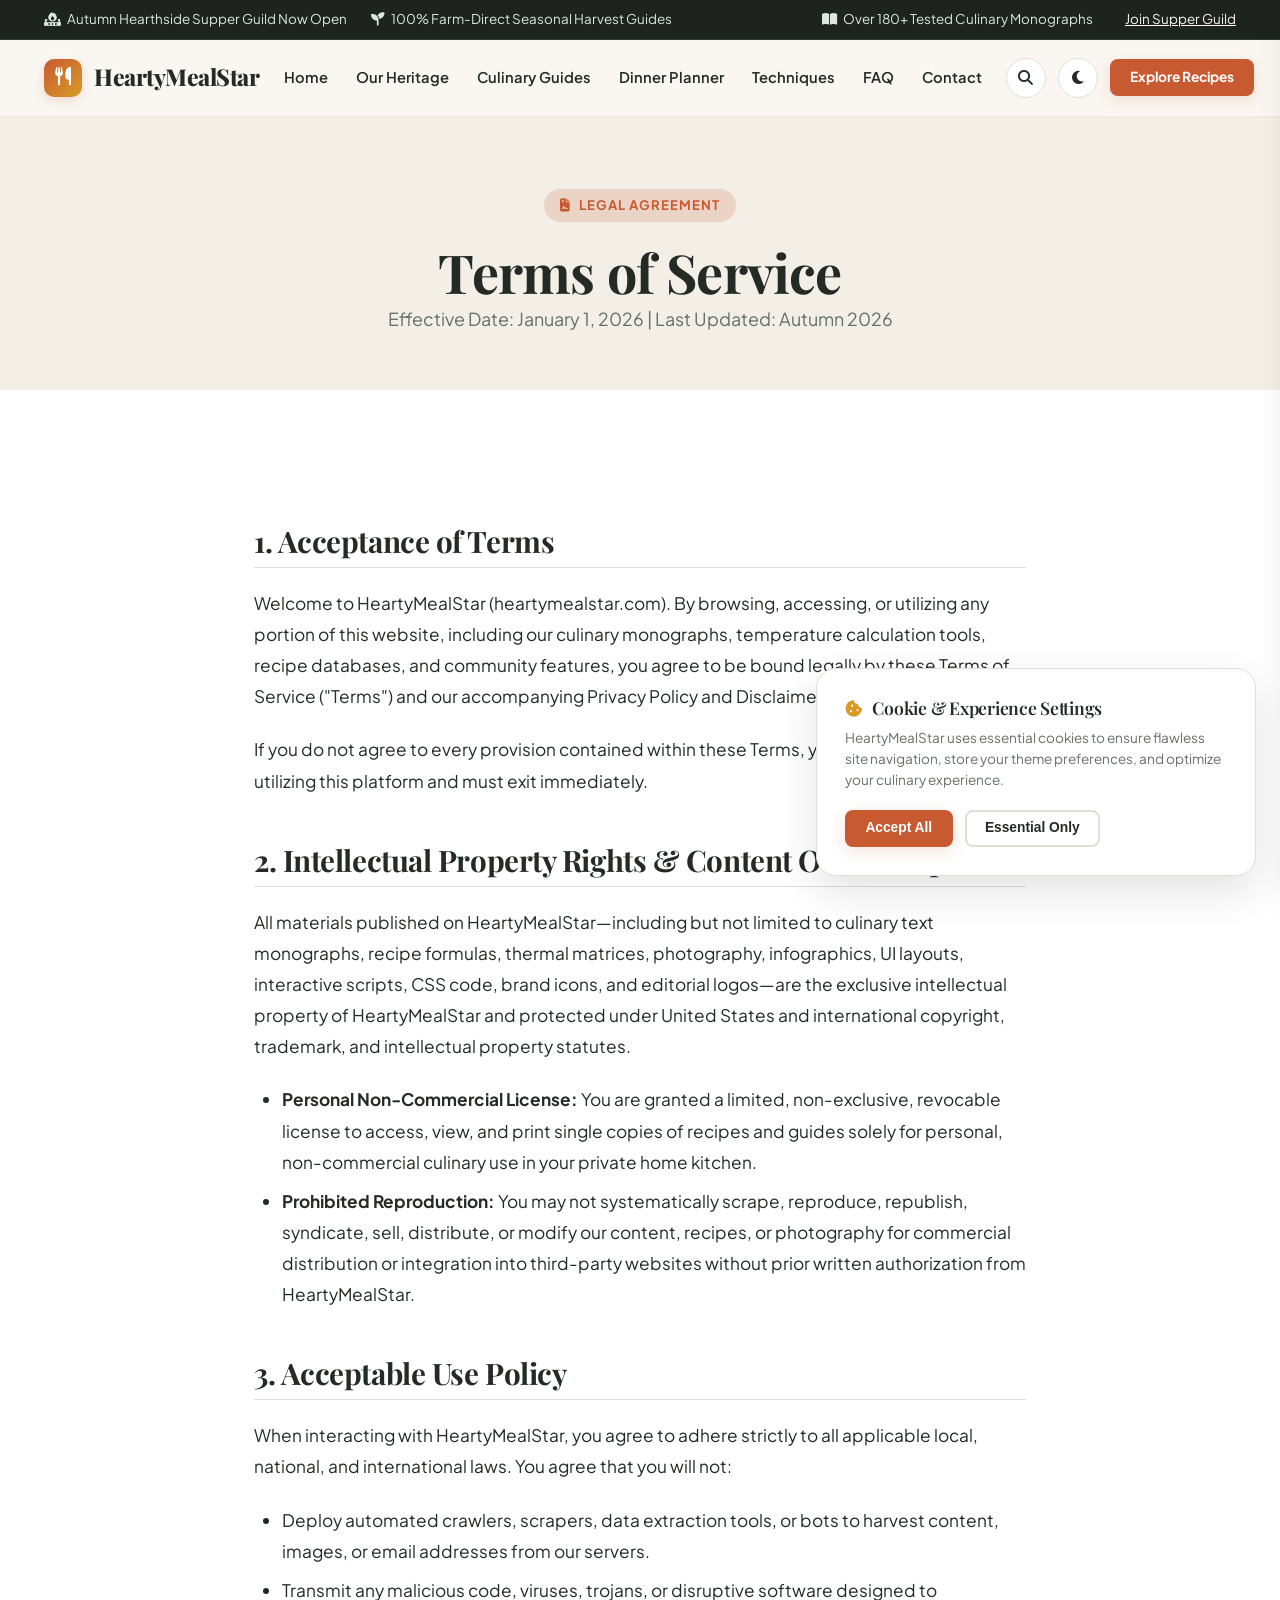
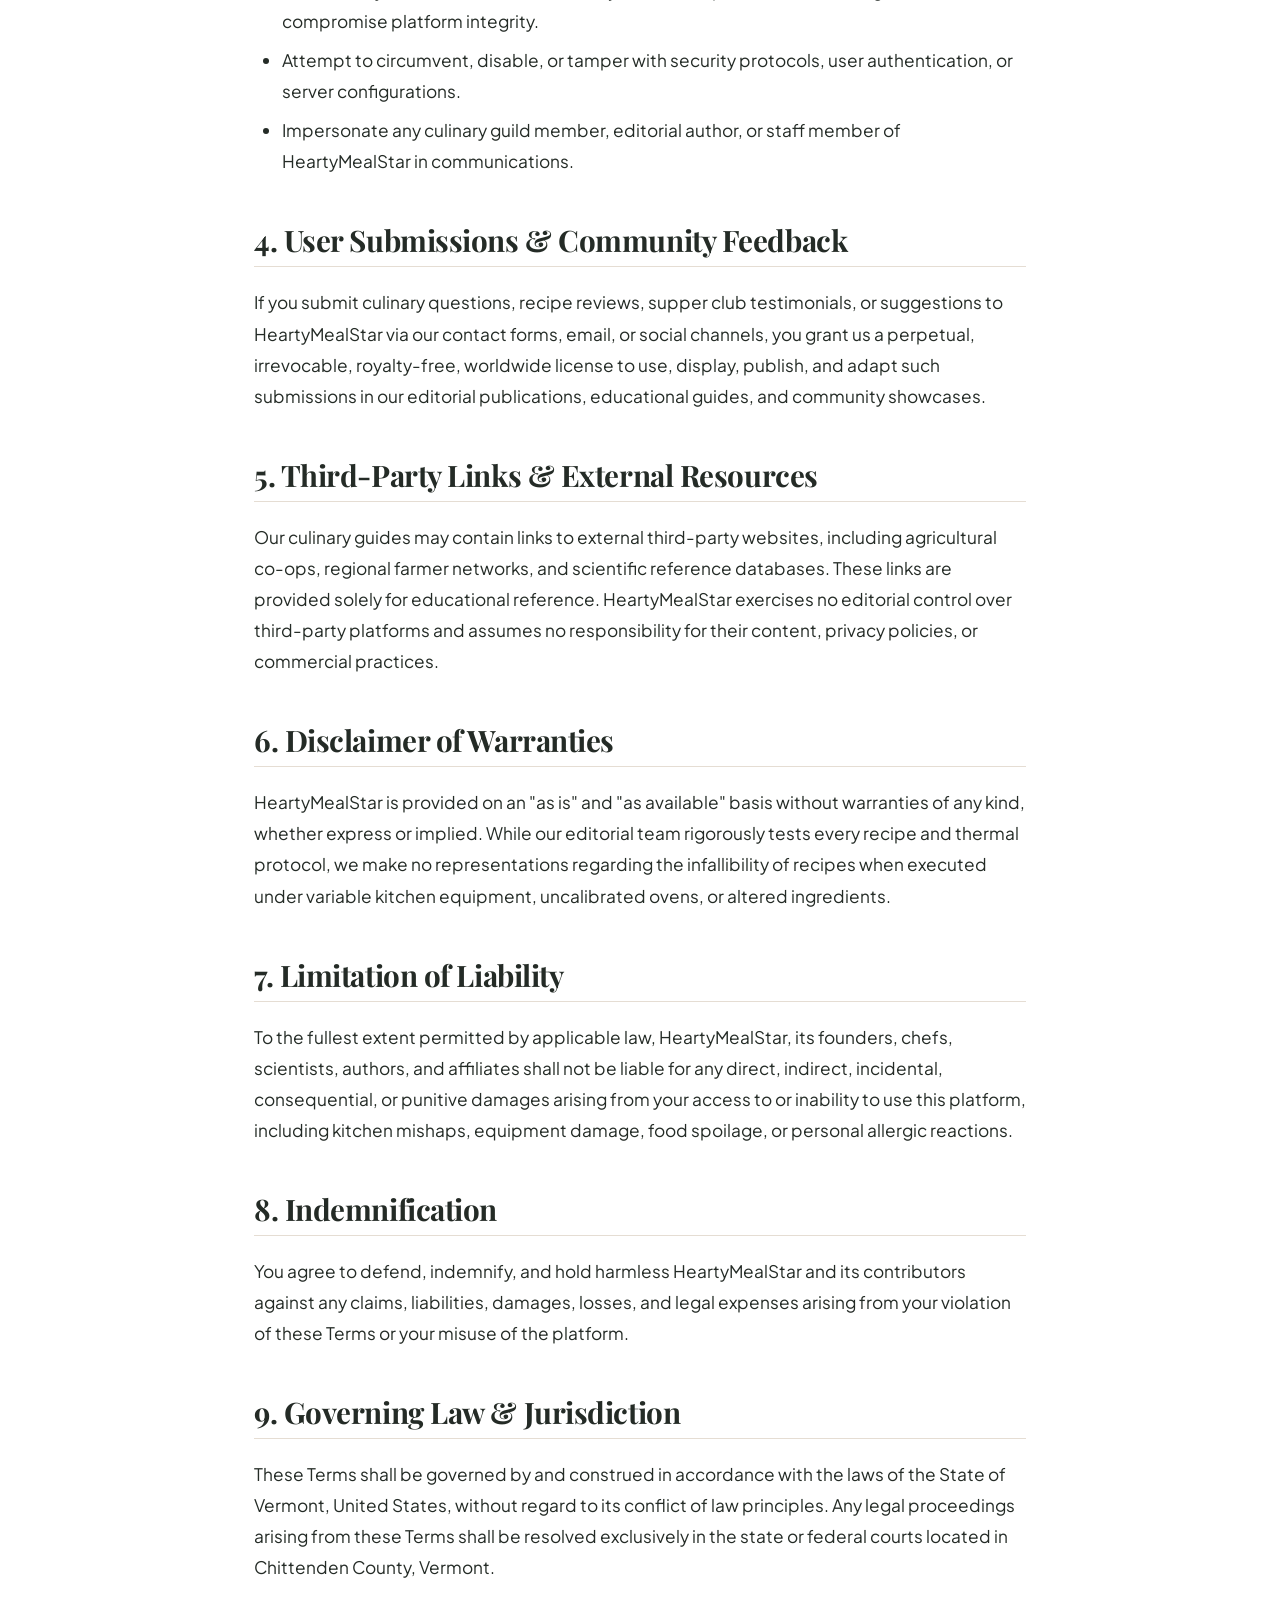
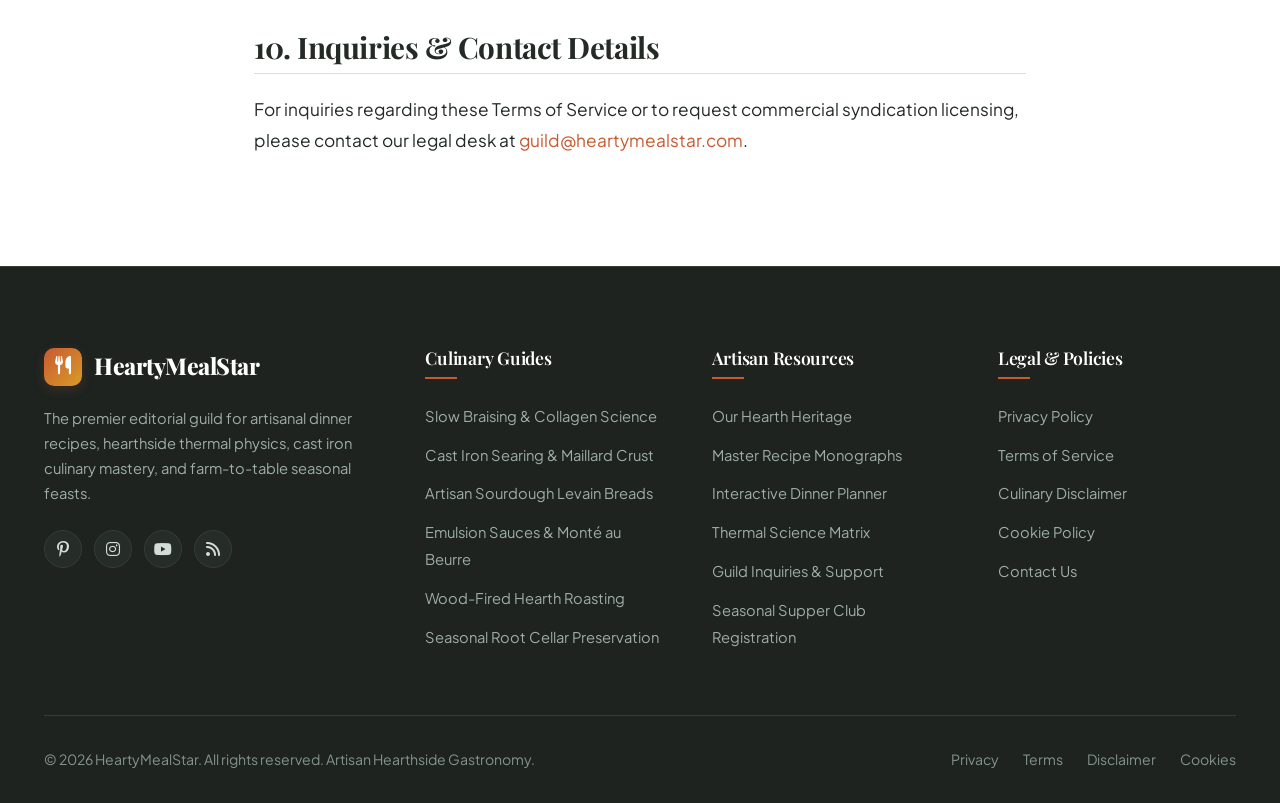
<file: terms.html>
<!DOCTYPE html>
<html lang="en">
<head>
  <meta charset="UTF-8">
  <meta name="viewport" content="width=device-width, initial-scale=1.0">
  <title>Terms of Service - HeartyMealStar Culinary Guild</title>
  <meta name="description" content="Terms and conditions governing the use of HeartyMealStar recipes, thermal guides, and culinary monographs.">
  <link rel="canonical" href="https://heartymealstar.com/terms.html">
  
  <!-- Google Analytics -->
  <script async src="https://www.googletagmanager.com/gtag/js?id=G-0LY0HY7L01"></script>
  <script>
    window.dataLayer = window.dataLayer || [];
    function gtag(){dataLayer.push(arguments);}
    gtag('js', new Date());
    gtag('config', 'G-0LY0HY7L01');
  </script>

  <link rel="stylesheet" href="https://cdnjs.cloudflare.com/ajax/libs/font-awesome/6.4.0/css/all.min.css">
  <link rel="stylesheet" href="css/style.css">
</head>
<body>

  <!-- Reading Progress Bar -->
  <div id="readingProgressBar" class="reading-progress-bar"></div>

  <!-- Top Announcement Bar -->
  <div class="top-bar">
    <div class="container top-bar-content">
      <div class="top-bar-left">
        <span class="top-bar-item"><i class="fas fa-fire-burner"></i> Autumn Hearthside Supper Guild Now Open</span>
        <span class="top-bar-item"><i class="fas fa-seedling"></i> 100% Farm-Direct Seasonal Harvest Guides</span>
      </div>
      <div class="top-bar-right">
        <span class="top-bar-item"><i class="fas fa-book-open"></i> Over 180+ Tested Culinary Monographs</span>
        <a href="contact.html" style="color:#FAF7F2; text-decoration:underline; margin-left:8px;">Join Supper Guild</a>
      </div>
    </div>
  </div>

  <!-- Site Navigation Header -->
  <header class="site-header">
    <div class="container header-inner">
      <a href="index.html" class="brand-logo">
        <div class="brand-logo-icon"><i class="fas fa-utensils"></i></div>
        <span>HeartyMealStar</span>
      </a>

      <nav>
        <ul class="nav-menu">
          <li><a href="index.html" class="nav-link ">Home</a></li>
          <li><a href="about.html" class="nav-link ">Our Heritage</a></li>
          <li><a href="blog.html" class="nav-link ">Culinary Guides</a></li>
          <li><a href="index.html#configurator" class="nav-link">Dinner Planner</a></li>
          <li><a href="index.html#techniques" class="nav-link">Techniques</a></li>
          <li><a href="index.html#faq" class="nav-link">FAQ</a></li>
          <li><a href="contact.html" class="nav-link ">Contact</a></li>
        </ul>
      </nav>

      <div class="header-actions">
        <button id="searchModalTrigger" class="icon-btn" aria-label="Search Recipes"><i class="fas fa-search"></i></button>
        <button id="themeToggleBtn" class="icon-btn" aria-label="Toggle Theme"><i class="fas fa-moon"></i></button>
        <a href="blog.html" class="btn btn-primary btn-sm">Explore Recipes</a>
        <button id="mobileMenuToggle" class="icon-btn hamburger-btn" aria-label="Open Menu"><i class="fas fa-bars"></i></button>
      </div>
    </div>
  </header>

  <!-- Mobile Drawer -->
  <div id="drawerOverlay" class="drawer-overlay"></div>
  <div id="mobileDrawer" class="mobile-drawer">
    <div class="mobile-drawer-header">
      <a href="index.html" class="brand-logo">
        <div class="brand-logo-icon"><i class="fas fa-utensils"></i></div>
        <span>HeartyMealStar</span>
      </a>
      <button id="drawerCloseBtn" class="icon-btn" aria-label="Close Menu"><i class="fas fa-times"></i></button>
    </div>
    <ul class="mobile-nav-links">
      <li><a href="index.html">Home</a></li>
      <li><a href="about.html">Our Heritage</a></li>
      <li><a href="blog.html">Culinary Guides</a></li>
      <li><a href="index.html#configurator">Dinner Planner</a></li>
      <li><a href="index.html#techniques">Techniques</a></li>
      <li><a href="index.html#faq">FAQ</a></li>
      <li><a href="contact.html">Contact Us</a></li>
    </ul>
    <div style="margin-top:auto; padding-top:2rem;">
      <a href="blog.html" class="btn btn-primary" style="width:100%;">View All Guides</a>
    </div>
  </div>

  <!-- Search Modal Overlay -->
  <div id="searchModalOverlay" class="modal-overlay">
    <div class="search-modal-box">
      <div class="search-input-header">
        <i class="fas fa-search" style="color:var(--primary); margin-right:12px; font-size:1.2rem;"></i>
        <input type="text" id="liveSearchInput" placeholder="Search braises, cast iron techniques, reductions...">
        <button id="searchCloseBtn" class="icon-btn" style="border:none; background:none;" aria-label="Close search"><i class="fas fa-times"></i></button>
      </div>
      <div id="searchResultsContainer" class="search-results-list">
        <p style="color:var(--text-muted); font-size:0.88rem;">Type a culinary keyword or browse popular topics...</p>
      </div>
    </div>
  </div>

  <!-- Terms Hero -->
  <section class="section section-alt" style="padding: 4.5rem 0 3.5rem 0;">
    <div class="container text-center" style="max-width:860px; margin:0 auto;">
      <span class="badge"><i class="fas fa-file-contract"></i> Legal Agreement</span>
      <h1>Terms of Service</h1>
      <p class="section-subtitle">
        Effective Date: January 1, 2026 | Last Updated: Autumn 2026
      </p>
    </div>
  </section>

  <!-- Terms Content -->
  <section class="section section-surface">
    <div class="container container-narrow article-content">
      <h2>1. Acceptance of Terms</h2>
      <p>
        Welcome to HeartyMealStar (heartymealstar.com). By browsing, accessing, or utilizing any portion of this website, including our culinary monographs, temperature calculation tools, recipe databases, and community features, you agree to be bound legally by these Terms of Service ("Terms") and our accompanying Privacy Policy and Disclaimer.
      </p>
      <p>
        If you do not agree to every provision contained within these Terms, you are prohibited from utilizing this platform and must exit immediately.
      </p>

      <h2>2. Intellectual Property Rights & Content Ownership</h2>
      <p>
        All materials published on HeartyMealStar—including but not limited to culinary text monographs, recipe formulas, thermal matrices, photography, infographics, UI layouts, interactive scripts, CSS code, brand icons, and editorial logos—are the exclusive intellectual property of HeartyMealStar and protected under United States and international copyright, trademark, and intellectual property statutes.
      </p>
      <ul>
        <li><strong>Personal Non-Commercial License:</strong> You are granted a limited, non-exclusive, revocable license to access, view, and print single copies of recipes and guides solely for personal, non-commercial culinary use in your private home kitchen.</li>
        <li><strong>Prohibited Reproduction:</strong> You may not systematically scrape, reproduce, republish, syndicate, sell, distribute, or modify our content, recipes, or photography for commercial distribution or integration into third-party websites without prior written authorization from HeartyMealStar.</li>
      </ul>

      <h2>3. Acceptable Use Policy</h2>
      <p>
        When interacting with HeartyMealStar, you agree to adhere strictly to all applicable local, national, and international laws. You agree that you will not:
      </p>
      <ul>
        <li>Deploy automated crawlers, scrapers, data extraction tools, or bots to harvest content, images, or email addresses from our servers.</li>
        <li>Transmit any malicious code, viruses, trojans, or disruptive software designed to compromise platform integrity.</li>
        <li>Attempt to circumvent, disable, or tamper with security protocols, user authentication, or server configurations.</li>
        <li>Impersonate any culinary guild member, editorial author, or staff member of HeartyMealStar in communications.</li>
      </ul>

      <h2>4. User Submissions & Community Feedback</h2>
      <p>
        If you submit culinary questions, recipe reviews, supper club testimonials, or suggestions to HeartyMealStar via our contact forms, email, or social channels, you grant us a perpetual, irrevocable, royalty-free, worldwide license to use, display, publish, and adapt such submissions in our editorial publications, educational guides, and community showcases.
      </p>

      <h2>5. Third-Party Links & External Resources</h2>
      <p>
        Our culinary guides may contain links to external third-party websites, including agricultural co-ops, regional farmer networks, and scientific reference databases. These links are provided solely for educational reference. HeartyMealStar exercises no editorial control over third-party platforms and assumes no responsibility for their content, privacy policies, or commercial practices.
      </p>

      <h2>6. Disclaimer of Warranties</h2>
      <p>
        HeartyMealStar is provided on an "as is" and "as available" basis without warranties of any kind, whether express or implied. While our editorial team rigorously tests every recipe and thermal protocol, we make no representations regarding the infallibility of recipes when executed under variable kitchen equipment, uncalibrated ovens, or altered ingredients.
      </p>

      <h2>7. Limitation of Liability</h2>
      <p>
        To the fullest extent permitted by applicable law, HeartyMealStar, its founders, chefs, scientists, authors, and affiliates shall not be liable for any direct, indirect, incidental, consequential, or punitive damages arising from your access to or inability to use this platform, including kitchen mishaps, equipment damage, food spoilage, or personal allergic reactions.
      </p>

      <h2>8. Indemnification</h2>
      <p>
        You agree to defend, indemnify, and hold harmless HeartyMealStar and its contributors against any claims, liabilities, damages, losses, and legal expenses arising from your violation of these Terms or your misuse of the platform.
      </p>

      <h2>9. Governing Law & Jurisdiction</h2>
      <p>
        These Terms shall be governed by and construed in accordance with the laws of the State of Vermont, United States, without regard to its conflict of law principles. Any legal proceedings arising from these Terms shall be resolved exclusively in the state or federal courts located in Chittenden County, Vermont.
      </p>

      <h2>10. Inquiries & Contact Details</h2>
      <p>
        For inquiries regarding these Terms of Service or to request commercial syndication licensing, please contact our legal desk at <a href="contact.html">guild@heartymealstar.com</a>.
      </p>
    </div>
  </section>

  <!-- Site Footer -->
  <footer class="site-footer">
    <div class="container">
      <div class="footer-grid">
        <div class="footer-col footer-brand">
          <a href="index.html" class="brand-logo">
            <div class="brand-logo-icon"><i class="fas fa-utensils"></i></div>
            <span>HeartyMealStar</span>
          </a>
          <p>
            The premier editorial guild for artisanal dinner recipes, hearthside thermal physics, cast iron culinary mastery, and farm-to-table seasonal feasts.
          </p>
          <div class="footer-socials">
            <a href="#" class="social-icon" aria-label="Pinterest"><i class="fab fa-pinterest-p"></i></a>
            <a href="#" class="social-icon" aria-label="Instagram"><i class="fab fa-instagram"></i></a>
            <a href="#" class="social-icon" aria-label="YouTube"><i class="fab fa-youtube"></i></a>
            <a href="#" class="social-icon" aria-label="RSS Feed"><i class="fas fa-rss"></i></a>
          </div>
        </div>

        <div class="footer-col">
          <h4>Culinary Guides</h4>
          <ul class="footer-links">
            <li><a href="blog/the-science-of-slow-braising-collagen-breakdown-and-gelatin-hydrolysis.html">Slow Braising & Collagen Science</a></li>
            <li><a href="blog/cast-iron-skillet-cooking-thermal-inertia-and-maillard-crust-chemistry.html">Cast Iron Searing & Maillard Crust</a></li>
            <li><a href="blog/artisan-sourdough-levain-fermentation-kinetics-for-dinner-breads.html">Artisan Sourdough Levain Breads</a></li>
            <li><a href="blog/culinary-emulsion-sauces-hollandaise-veloute-and-lipid-suspensions.html">Emulsion Sauces & Monté au Beurre</a></li>
            <li><a href="blog/wood-fired-hearth-roasting-radiant-heat-and-aromatic-smoke-physics.html">Wood-Fired Hearth Roasting</a></li>
            <li><a href="blog/farm-to-table-seasonal-harvest-preservation-and-root-cellar-storage.html">Seasonal Root Cellar Preservation</a></li>
          </ul>
        </div>

        <div class="footer-col">
          <h4>Artisan Resources</h4>
          <ul class="footer-links">
            <li><a href="about.html">Our Hearth Heritage</a></li>
            <li><a href="blog.html">Master Recipe Monographs</a></li>
            <li><a href="index.html#configurator">Interactive Dinner Planner</a></li>
            <li><a href="index.html#techniques">Thermal Science Matrix</a></li>
            <li><a href="contact.html">Guild Inquiries & Support</a></li>
            <li><a href="contact.html">Seasonal Supper Club Registration</a></li>
          </ul>
        </div>

        <div class="footer-col">
          <h4>Legal & Policies</h4>
          <ul class="footer-links">
            <li><a href="privacy.html">Privacy Policy</a></li>
            <li><a href="terms.html">Terms of Service</a></li>
            <li><a href="disclaimer.html">Culinary Disclaimer</a></li>
            <li><a href="cookies.html">Cookie Policy</a></li>
            <li><a href="contact.html">Contact Us</a></li>
          </ul>
        </div>
      </div>

      <div class="footer-bottom">
        <div>
          &copy; 2026 HeartyMealStar. All rights reserved. Artisan Hearthside Gastronomy.
        </div>
        <div class="footer-legal-links">
          <a href="privacy.html">Privacy</a>
          <a href="terms.html">Terms</a>
          <a href="disclaimer.html">Disclaimer</a>
          <a href="cookies.html">Cookies</a>
        </div>
      </div>
    </div>
  </footer>

  <!-- Cookie Banner -->
  <div id="cookieBanner" class="cookie-banner">
    <h4><i class="fas fa-cookie-bite" style="color:var(--secondary); margin-right:6px;"></i> Cookie & Experience Settings</h4>
    <p>
      HeartyMealStar uses essential cookies to ensure flawless site navigation, store your theme preferences, and optimize your culinary experience.
    </p>
    <div class="cookie-banner-actions">
      <button id="cookieAcceptBtn" class="btn btn-primary btn-sm">Accept All</button>
      <button id="cookieDeclineBtn" class="btn btn-outline btn-sm">Essential Only</button>
    </div>
  </div>

  <!-- Back to Top Button -->
  <button id="backToTopBtn" class="back-to-top" aria-label="Back to top"><i class="fas fa-arrow-up"></i></button>

  <script src="js/main.js"></script>
</body>
</html>
</file>
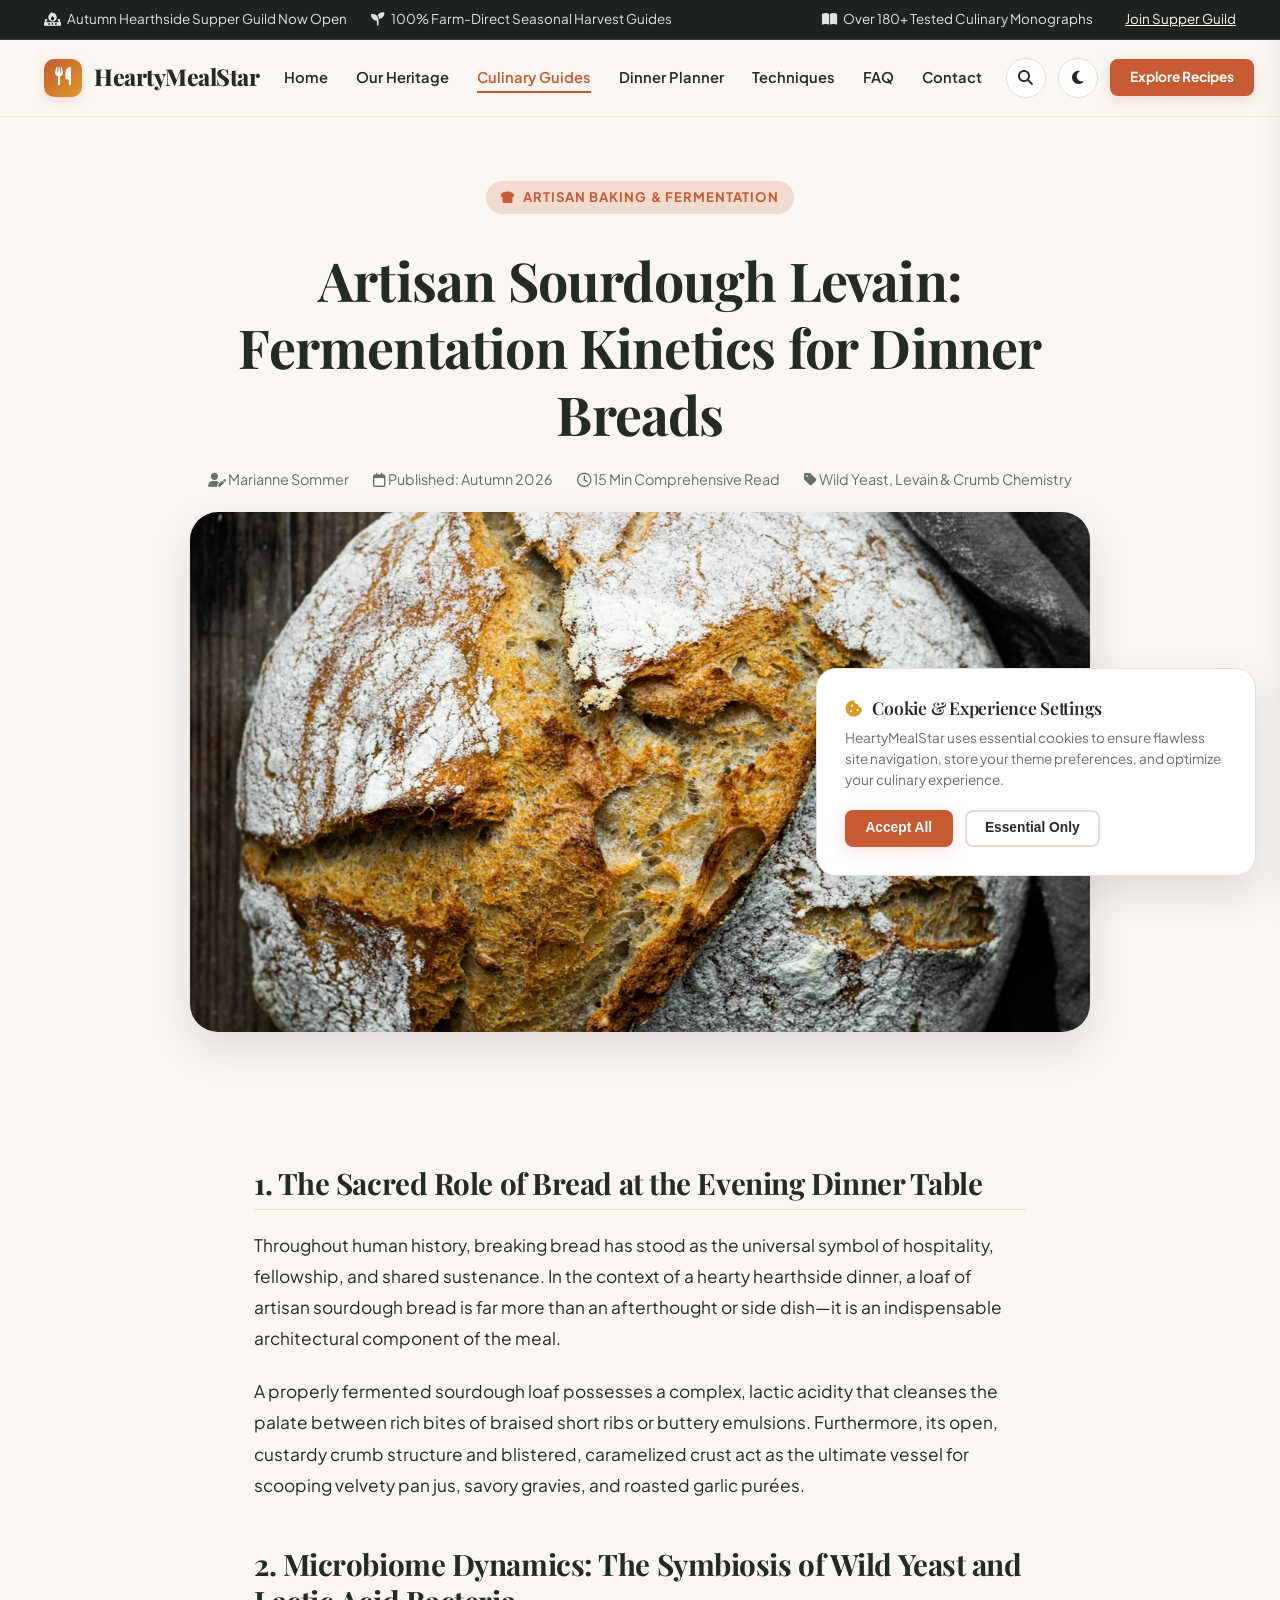
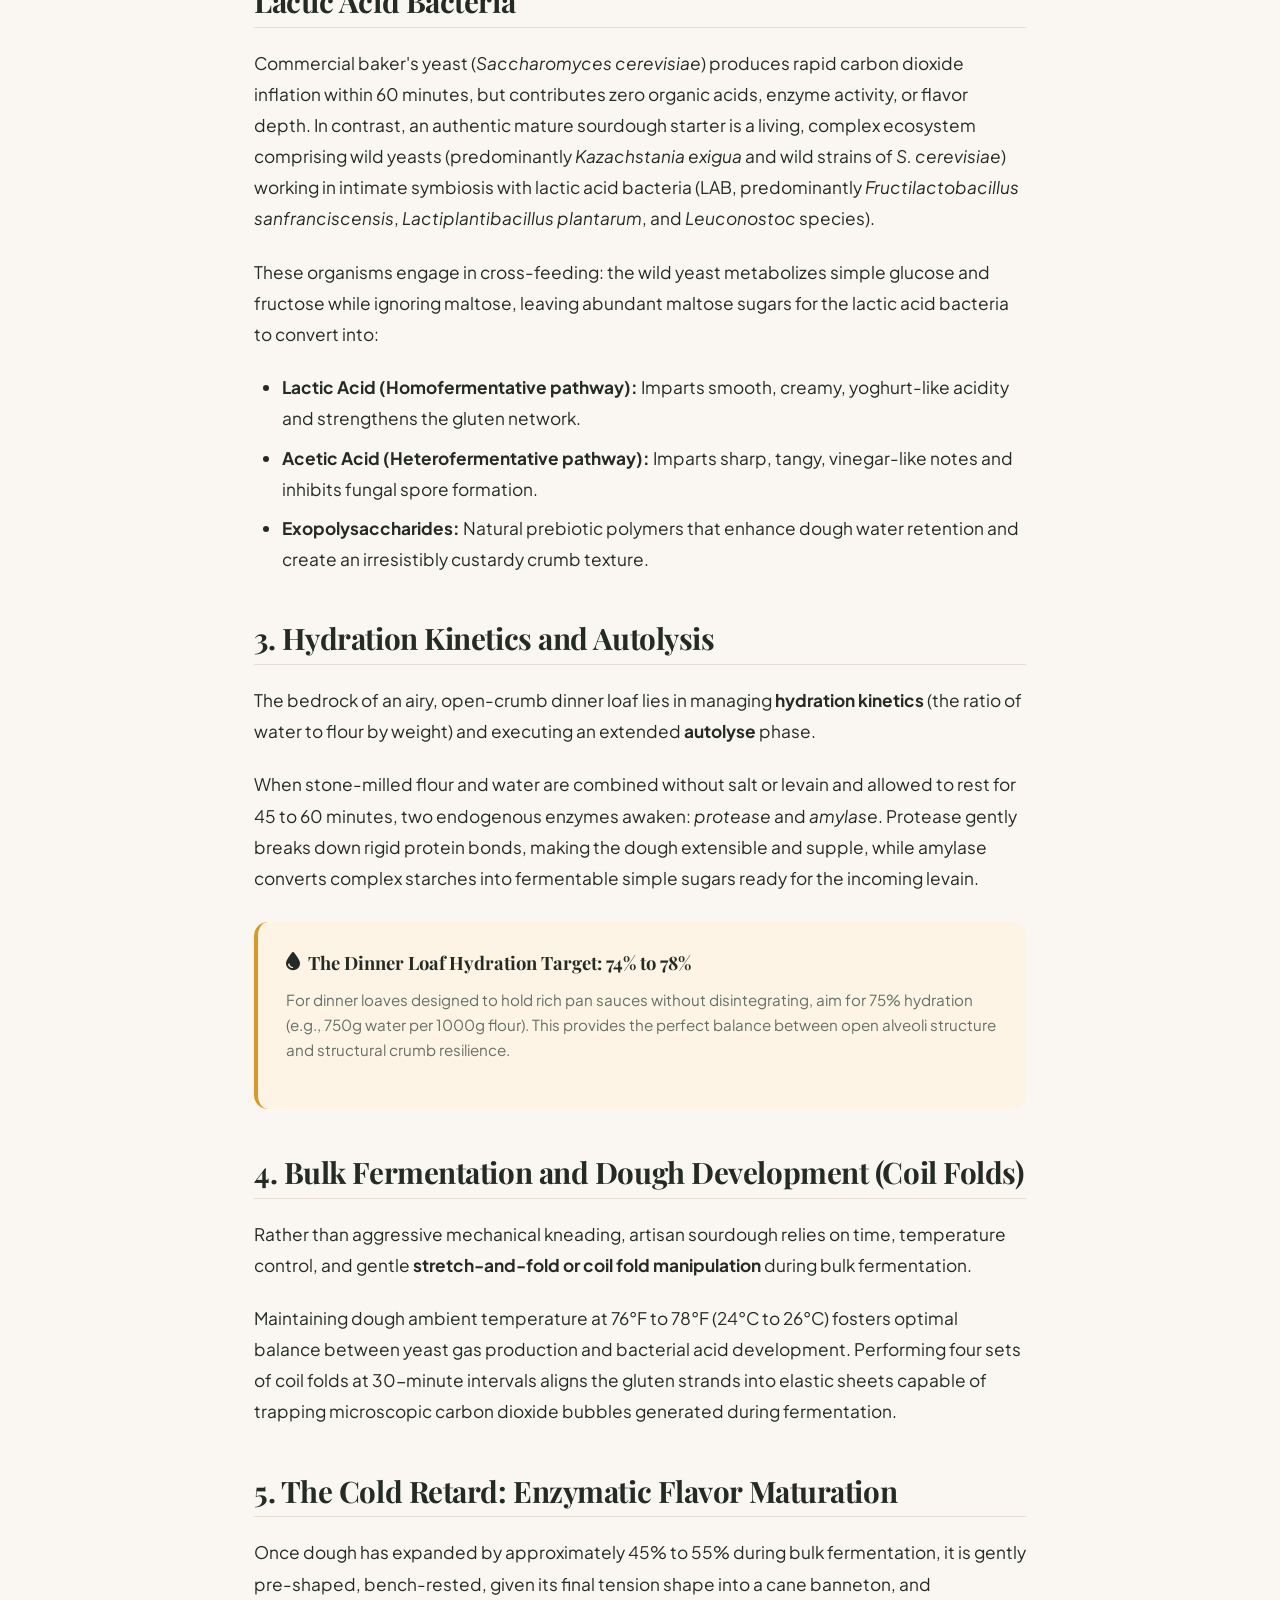
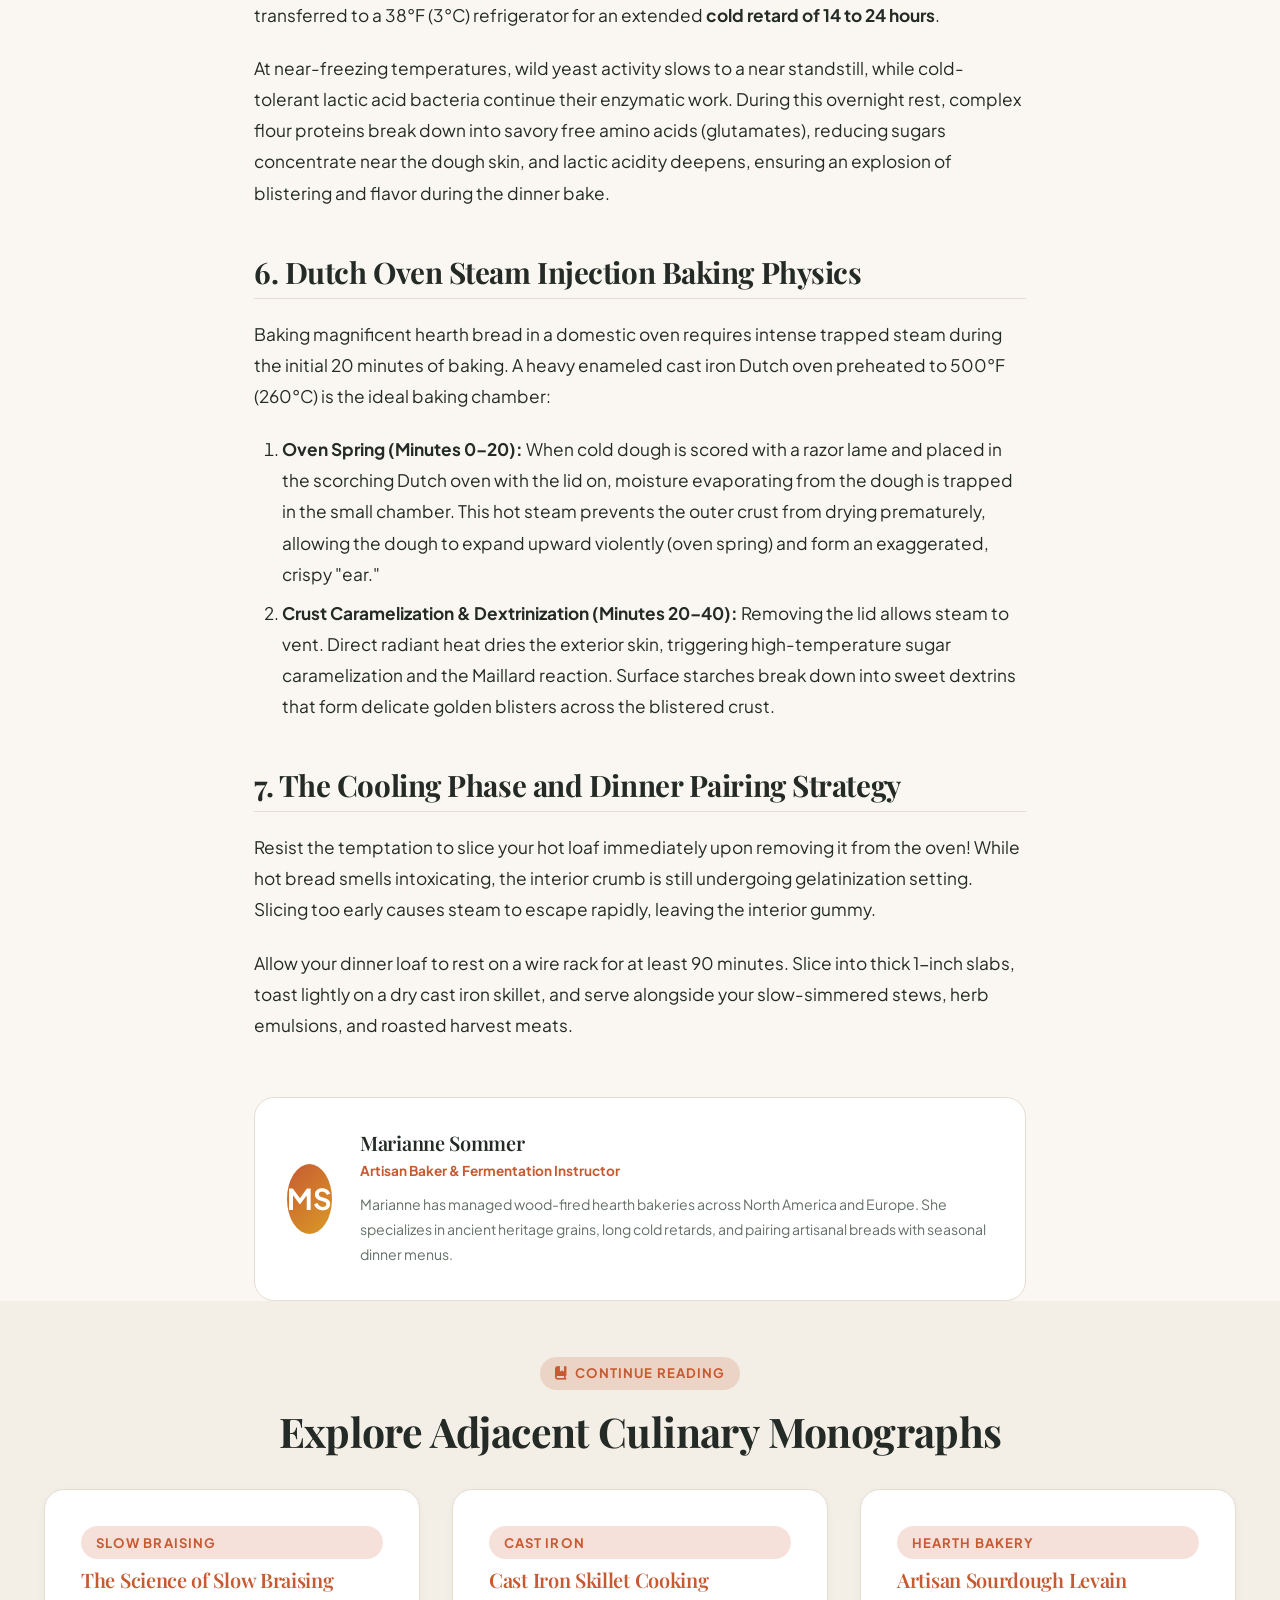
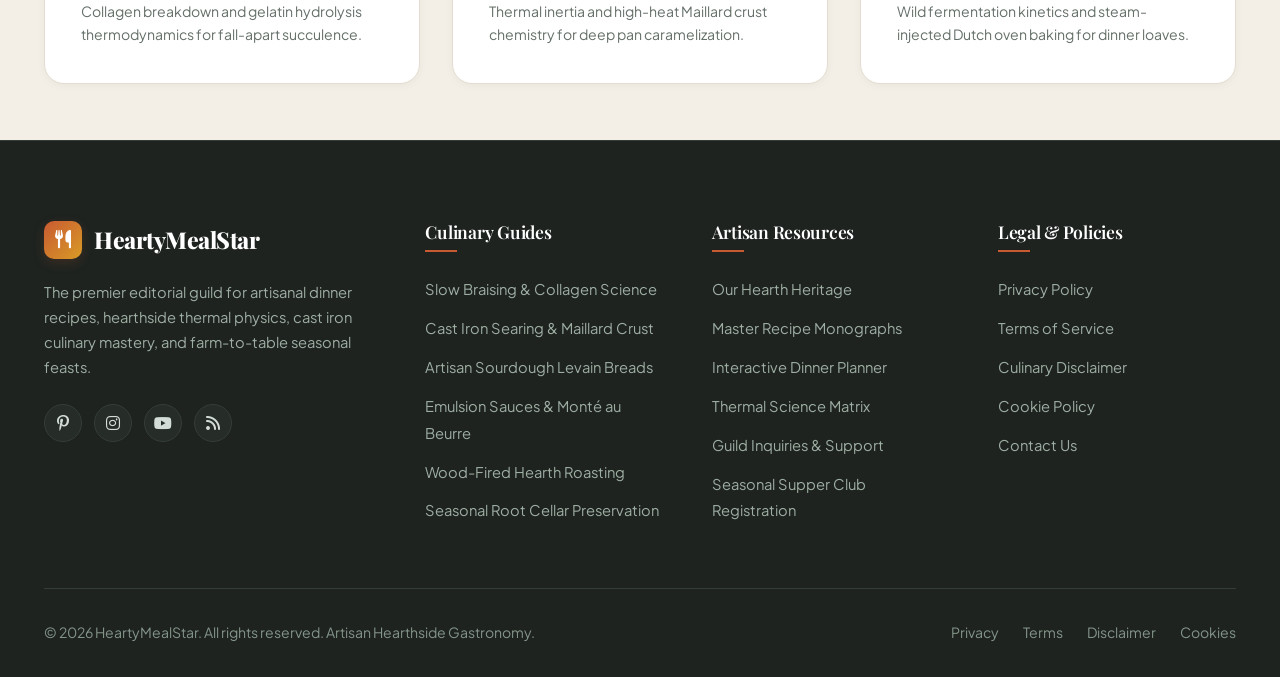
<file: blog/artisan-sourdough-levain-fermentation-kinetics-for-dinner-breads.html>
<!DOCTYPE html>
<html lang="en">
<head>
  <meta charset="UTF-8">
  <meta name="viewport" content="width=device-width, initial-scale=1.0">
  <title>Artisan Sourdough Levain: Fermentation Kinetics for Dinner Breads - HeartyMealStar Culinary Guild</title>
  <meta name="description" content="Unlock wild sourdough fermentation kinetics, open crumb architecture, steam-injected Dutch oven baking, and dinner sauce pairing techniques.">
  <link rel="canonical" href="https://heartymealstar.com/blog/artisan-sourdough-levain-fermentation-kinetics-for-dinner-breads.html">
  
  <!-- Google Analytics -->
  <script async src="https://www.googletagmanager.com/gtag/js?id=G-0LY0HY7L01"></script>
  <script>
    window.dataLayer = window.dataLayer || [];
    function gtag(){dataLayer.push(arguments);}
    gtag('js', new Date());
    gtag('config', 'G-0LY0HY7L01');
  </script>

  <link rel="stylesheet" href="https://cdnjs.cloudflare.com/ajax/libs/font-awesome/6.4.0/css/all.min.css">
  <link rel="stylesheet" href="../css/style.css">
</head>
<body>

  <!-- Reading Progress Bar -->
  <div id="readingProgressBar" class="reading-progress-bar"></div>

  <!-- Top Announcement Bar -->
  <div class="top-bar">
    <div class="container top-bar-content">
      <div class="top-bar-left">
        <span class="top-bar-item"><i class="fas fa-fire-burner"></i> Autumn Hearthside Supper Guild Now Open</span>
        <span class="top-bar-item"><i class="fas fa-seedling"></i> 100% Farm-Direct Seasonal Harvest Guides</span>
      </div>
      <div class="top-bar-right">
        <span class="top-bar-item"><i class="fas fa-book-open"></i> Over 180+ Tested Culinary Monographs</span>
        <a href="../contact.html" style="color:#FAF7F2; text-decoration:underline; margin-left:8px;">Join Supper Guild</a>
      </div>
    </div>
  </div>

  <!-- Site Navigation Header -->
  <header class="site-header">
    <div class="container header-inner">
      <a href="../index.html" class="brand-logo">
        <div class="brand-logo-icon"><i class="fas fa-utensils"></i></div>
        <span>HeartyMealStar</span>
      </a>

      <nav>
        <ul class="nav-menu">
          <li><a href="../index.html" class="nav-link">Home</a></li>
          <li><a href="../about.html" class="nav-link">Our Heritage</a></li>
          <li><a href="../blog.html" class="nav-link active">Culinary Guides</a></li>
          <li><a href="../index.html#configurator" class="nav-link">Dinner Planner</a></li>
          <li><a href="../index.html#techniques" class="nav-link">Techniques</a></li>
          <li><a href="../index.html#faq" class="nav-link">FAQ</a></li>
          <li><a href="../contact.html" class="nav-link">Contact</a></li>
        </ul>
      </nav>

      <div class="header-actions">
        <button id="searchModalTrigger" class="icon-btn" aria-label="Search Recipes"><i class="fas fa-search"></i></button>
        <button id="themeToggleBtn" class="icon-btn" aria-label="Toggle Theme"><i class="fas fa-moon"></i></button>
        <a href="../blog.html" class="btn btn-primary btn-sm">Explore Recipes</a>
        <button id="mobileMenuToggle" class="icon-btn hamburger-btn" aria-label="Open Menu"><i class="fas fa-bars"></i></button>
      </div>
    </div>
  </header>

  <!-- Mobile Drawer -->
  <div id="drawerOverlay" class="drawer-overlay"></div>
  <div id="mobileDrawer" class="mobile-drawer">
    <div class="mobile-drawer-header">
      <a href="../index.html" class="brand-logo">
        <div class="brand-logo-icon"><i class="fas fa-utensils"></i></div>
        <span>HeartyMealStar</span>
      </a>
      <button id="drawerCloseBtn" class="icon-btn" aria-label="Close Menu"><i class="fas fa-times"></i></button>
    </div>
    <ul class="mobile-nav-links">
      <li><a href="../index.html">Home</a></li>
      <li><a href="../about.html">Our Heritage</a></li>
      <li><a href="../blog.html">Culinary Guides</a></li>
      <li><a href="../index.html#configurator">Dinner Planner</a></li>
      <li><a href="../index.html#techniques">Techniques</a></li>
      <li><a href="../index.html#faq">FAQ</a></li>
      <li><a href="../contact.html">Contact Us</a></li>
    </ul>
    <div style="margin-top:auto; padding-top:2rem;">
      <a href="../blog.html" class="btn btn-primary" style="width:100%;">View All Guides</a>
    </div>
  </div>

  <!-- Search Modal Overlay -->
  <div id="searchModalOverlay" class="modal-overlay">
    <div class="search-modal-box">
      <div class="search-input-header">
        <i class="fas fa-search" style="color:var(--primary); margin-right:12px; font-size:1.2rem;"></i>
        <input type="text" id="liveSearchInput" placeholder="Search braises, cast iron techniques, reductions...">
        <button id="searchCloseBtn" class="icon-btn" style="border:none; background:none;" aria-label="Close search"><i class="fas fa-times"></i></button>
      </div>
      <div id="searchResultsContainer" class="search-results-list">
        <p style="color:var(--text-muted); font-size:0.88rem;">Type a culinary keyword or browse popular topics...</p>
      </div>
    </div>
  </div>

  <header class="article-header container">
    <span class="badge"><i class="fas fa-bread-slice"></i> Artisan Baking & Fermentation</span>
    <h1 style="margin: 1rem 0;">Artisan Sourdough Levain: Fermentation Kinetics for Dinner Breads</h1>
    <div class="article-meta">
      <span><i class="fas fa-user-pen"></i> Marianne Sommer</span>
      <span><i class="far fa-calendar"></i> Published: Autumn 2026</span>
      <span><i class="far fa-clock"></i> 15 Min Comprehensive Read</span>
      <span><i class="fas fa-tag"></i> Wild Yeast, Levain & Crumb Chemistry</span>
    </div>
    <img src="../images/dinner-artisan-rustic-boule-bread.jpg" alt="Artisan sourdough boule bread with blistered ear on rustic board" class="article-hero-img" width="1200" height="700">
  </header>

  <article class="container container-narrow article-content">
    <h2>1. The Sacred Role of Bread at the Evening Dinner Table</h2>
    <p>
      Throughout human history, breaking bread has stood as the universal symbol of hospitality, fellowship, and shared sustenance. In the context of a hearty hearthside dinner, a loaf of artisan sourdough bread is far more than an afterthought or side dish—it is an indispensable architectural component of the meal.
    </p>
    <p>
      A properly fermented sourdough loaf possesses a complex, lactic acidity that cleanses the palate between rich bites of braised short ribs or buttery emulsions. Furthermore, its open, custardy crumb structure and blistered, caramelized crust act as the ultimate vessel for scooping velvety pan jus, savory gravies, and roasted garlic purées.
    </p>

    <h2>2. Microbiome Dynamics: The Symbiosis of Wild Yeast and Lactic Acid Bacteria</h2>
    <p>
      Commercial baker's yeast (<em>Saccharomyces cerevisiae</em>) produces rapid carbon dioxide inflation within 60 minutes, but contributes zero organic acids, enzyme activity, or flavor depth. In contrast, an authentic mature sourdough starter is a living, complex ecosystem comprising wild yeasts (predominantly <em>Kazachstania exigua</em> and wild strains of <em>S. cerevisiae</em>) working in intimate symbiosis with lactic acid bacteria (LAB, predominantly <em>Fructilactobacillus sanfranciscensis</em>, <em>Lactiplantibacillus plantarum</em>, and <em>Leuconostoc</em> species).
    </p>
    <p>
      These organisms engage in cross-feeding: the wild yeast metabolizes simple glucose and fructose while ignoring maltose, leaving abundant maltose sugars for the lactic acid bacteria to convert into:
    </p>
    <ul>
      <li><strong>Lactic Acid (Homofermentative pathway):</strong> Imparts smooth, creamy, yoghurt-like acidity and strengthens the gluten network.</li>
      <li><strong>Acetic Acid (Heterofermentative pathway):</strong> Imparts sharp, tangy, vinegar-like notes and inhibits fungal spore formation.</li>
      <li><strong>Exopolysaccharides:</strong> Natural prebiotic polymers that enhance dough water retention and create an irresistibly custardy crumb texture.</li>
    </ul>

    <h2>3. Hydration Kinetics and Autolysis</h2>
    <p>
      The bedrock of an airy, open-crumb dinner loaf lies in managing <strong>hydration kinetics</strong> (the ratio of water to flour by weight) and executing an extended <strong>autolyse</strong> phase.
    </p>
    <p>
      When stone-milled flour and water are combined without salt or levain and allowed to rest for 45 to 60 minutes, two endogenous enzymes awaken: <em>protease</em> and <em>amylase</em>. Protease gently breaks down rigid protein bonds, making the dough extensible and supple, while amylase converts complex starches into fermentable simple sugars ready for the incoming levain.
    </p>

    <div class="callout callout-secondary">
      <div class="callout-title"><i class="fas fa-droplet"></i> The Dinner Loaf Hydration Target: 74% to 78%</div>
      <p>
        For dinner loaves designed to hold rich pan sauces without disintegrating, aim for 75% hydration (e.g., 750g water per 1000g flour). This provides the perfect balance between open alveoli structure and structural crumb resilience.
      </p>
    </div>

    <h2>4. Bulk Fermentation and Dough Development (Coil Folds)</h2>
    <p>
      Rather than aggressive mechanical kneading, artisan sourdough relies on time, temperature control, and gentle <strong>stretch-and-fold or coil fold manipulation</strong> during bulk fermentation.
    </p>
    <p>
      Maintaining dough ambient temperature at 76°F to 78°F (24°C to 26°C) fosters optimal balance between yeast gas production and bacterial acid development. Performing four sets of coil folds at 30-minute intervals aligns the gluten strands into elastic sheets capable of trapping microscopic carbon dioxide bubbles generated during fermentation.
    </p>

    <h2>5. The Cold Retard: Enzymatic Flavor Maturation</h2>
    <p>
      Once dough has expanded by approximately 45% to 55% during bulk fermentation, it is gently pre-shaped, bench-rested, given its final tension shape into a cane banneton, and transferred to a 38°F (3°C) refrigerator for an extended <strong>cold retard of 14 to 24 hours</strong>.
    </p>
    <p>
      At near-freezing temperatures, wild yeast activity slows to a near standstill, while cold-tolerant lactic acid bacteria continue their enzymatic work. During this overnight rest, complex flour proteins break down into savory free amino acids (glutamates), reducing sugars concentrate near the dough skin, and lactic acidity deepens, ensuring an explosion of blistering and flavor during the dinner bake.
    </p>

    <h2>6. Dutch Oven Steam Injection Baking Physics</h2>
    <p>
      Baking magnificent hearth bread in a domestic oven requires intense trapped steam during the initial 20 minutes of baking. A heavy enameled cast iron Dutch oven preheated to 500°F (260°C) is the ideal baking chamber:
    </p>
    <ol>
      <li><strong>Oven Spring (Minutes 0–20):</strong> When cold dough is scored with a razor lame and placed in the scorching Dutch oven with the lid on, moisture evaporating from the dough is trapped in the small chamber. This hot steam prevents the outer crust from drying prematurely, allowing the dough to expand upward violently (oven spring) and form an exaggerated, crispy "ear."</li>
      <li><strong>Crust Caramelization & Dextrinization (Minutes 20–40):</strong> Removing the lid allows steam to vent. Direct radiant heat dries the exterior skin, triggering high-temperature sugar caramelization and the Maillard reaction. Surface starches break down into sweet dextrins that form delicate golden blisters across the blistered crust.</li>
    </ol>

    <h2>7. The Cooling Phase and Dinner Pairing Strategy</h2>
    <p>
      Resist the temptation to slice your hot loaf immediately upon removing it from the oven! While hot bread smells intoxicating, the interior crumb is still undergoing gelatinization setting. Slicing too early causes steam to escape rapidly, leaving the interior gummy.
    </p>
    <p>
      Allow your dinner loaf to rest on a wire rack for at least 90 minutes. Slice into thick 1-inch slabs, toast lightly on a dry cast iron skillet, and serve alongside your slow-simmered stews, herb emulsions, and roasted harvest meats.
    </p>

    <div class="article-author-card">
      <div class="author-avatar" style="width:70px; height:70px; font-size:1.8rem;">MS</div>
      <div>
        <h4 style="margin-bottom:0.25rem;">Marianne Sommer</h4>
        <span style="font-size:0.85rem; color:var(--primary); font-weight:700; display:block; margin-bottom:0.5rem;">Artisan Baker & Fermentation Instructor</span>
        <p style="font-size:0.88rem; color:var(--text-muted); margin:0;">
          Marianne has managed wood-fired hearth bakeries across North America and Europe. She specializes in ancient heritage grains, long cold retards, and pairing artisanal breads with seasonal dinner menus.
        </p>
      </div>
    </div>
  </article>

  <!-- Related Monographs Navigation -->
  <section class="section section-alt" style="padding: 3.5rem 0;">
    <div class="container">
      <div class="section-header" style="margin-bottom:2rem;">
        <span class="badge"><i class="fas fa-book-bookmark"></i> Continue Reading</span>
        <h2>Explore Adjacent Culinary Monographs</h2>
      </div>
      <div class="grid-3">
        <div class="feature-card">
          <span class="badge" style="margin-bottom:0.5rem;">Slow Braising</span>
          <h4 style="margin-bottom:0.5rem;"><a href="the-science-of-slow-braising-collagen-breakdown-and-gelatin-hydrolysis.html">The Science of Slow Braising</a></h4>
          <p style="font-size:0.88rem;">Collagen breakdown and gelatin hydrolysis thermodynamics for fall-apart succulence.</p>
        </div>
        <div class="feature-card">
          <span class="badge" style="margin-bottom:0.5rem;">Cast Iron</span>
          <h4 style="margin-bottom:0.5rem;"><a href="cast-iron-skillet-cooking-thermal-inertia-and-maillard-crust-chemistry.html">Cast Iron Skillet Cooking</a></h4>
          <p style="font-size:0.88rem;">Thermal inertia and high-heat Maillard crust chemistry for deep pan caramelization.</p>
        </div>
        <div class="feature-card">
          <span class="badge" style="margin-bottom:0.5rem;">Hearth Bakery</span>
          <h4 style="margin-bottom:0.5rem;"><a href="artisan-sourdough-levain-fermentation-kinetics-for-dinner-breads.html">Artisan Sourdough Levain</a></h4>
          <p style="font-size:0.88rem;">Wild fermentation kinetics and steam-injected Dutch oven baking for dinner loaves.</p>
        </div>
      </div>
    </div>
  </section>

  <!-- Site Footer -->
  <footer class="site-footer">
    <div class="container">
      <div class="footer-grid">
        <div class="footer-col footer-brand">
          <a href="../index.html" class="brand-logo">
            <div class="brand-logo-icon"><i class="fas fa-utensils"></i></div>
            <span>HeartyMealStar</span>
          </a>
          <p>
            The premier editorial guild for artisanal dinner recipes, hearthside thermal physics, cast iron culinary mastery, and farm-to-table seasonal feasts.
          </p>
          <div class="footer-socials">
            <a href="#" class="social-icon" aria-label="Pinterest"><i class="fab fa-pinterest-p"></i></a>
            <a href="#" class="social-icon" aria-label="Instagram"><i class="fab fa-instagram"></i></a>
            <a href="#" class="social-icon" aria-label="YouTube"><i class="fab fa-youtube"></i></a>
            <a href="#" class="social-icon" aria-label="RSS Feed"><i class="fas fa-rss"></i></a>
          </div>
        </div>

        <div class="footer-col">
          <h4>Culinary Guides</h4>
          <ul class="footer-links">
            <li><a href="the-science-of-slow-braising-collagen-breakdown-and-gelatin-hydrolysis.html">Slow Braising & Collagen Science</a></li>
            <li><a href="cast-iron-skillet-cooking-thermal-inertia-and-maillard-crust-chemistry.html">Cast Iron Searing & Maillard Crust</a></li>
            <li><a href="artisan-sourdough-levain-fermentation-kinetics-for-dinner-breads.html">Artisan Sourdough Levain Breads</a></li>
            <li><a href="culinary-emulsion-sauces-hollandaise-veloute-and-lipid-suspensions.html">Emulsion Sauces & Monté au Beurre</a></li>
            <li><a href="wood-fired-hearth-roasting-radiant-heat-and-aromatic-smoke-physics.html">Wood-Fired Hearth Roasting</a></li>
            <li><a href="farm-to-table-seasonal-harvest-preservation-and-root-cellar-storage.html">Seasonal Root Cellar Preservation</a></li>
          </ul>
        </div>

        <div class="footer-col">
          <h4>Artisan Resources</h4>
          <ul class="footer-links">
            <li><a href="../about.html">Our Hearth Heritage</a></li>
            <li><a href="../blog.html">Master Recipe Monographs</a></li>
            <li><a href="../index.html#configurator">Interactive Dinner Planner</a></li>
            <li><a href="../index.html#techniques">Thermal Science Matrix</a></li>
            <li><a href="../contact.html">Guild Inquiries & Support</a></li>
            <li><a href="../contact.html">Seasonal Supper Club Registration</a></li>
          </ul>
        </div>

        <div class="footer-col">
          <h4>Legal & Policies</h4>
          <ul class="footer-links">
            <li><a href="../privacy.html">Privacy Policy</a></li>
            <li><a href="../terms.html">Terms of Service</a></li>
            <li><a href="../disclaimer.html">Culinary Disclaimer</a></li>
            <li><a href="../cookies.html">Cookie Policy</a></li>
            <li><a href="../contact.html">Contact Us</a></li>
          </ul>
        </div>
      </div>

      <div class="footer-bottom">
        <div>
          &copy; 2026 HeartyMealStar. All rights reserved. Artisan Hearthside Gastronomy.
        </div>
        <div class="footer-legal-links">
          <a href="../privacy.html">Privacy</a>
          <a href="../terms.html">Terms</a>
          <a href="../disclaimer.html">Disclaimer</a>
          <a href="../cookies.html">Cookies</a>
        </div>
      </div>
    </div>
  </footer>

  <!-- Cookie Banner -->
  <div id="cookieBanner" class="cookie-banner">
    <h4><i class="fas fa-cookie-bite" style="color:var(--secondary); margin-right:6px;"></i> Cookie & Experience Settings</h4>
    <p>
      HeartyMealStar uses essential cookies to ensure flawless site navigation, store your theme preferences, and optimize your culinary experience.
    </p>
    <div class="cookie-banner-actions">
      <button id="cookieAcceptBtn" class="btn btn-primary btn-sm">Accept All</button>
      <button id="cookieDeclineBtn" class="btn btn-outline btn-sm">Essential Only</button>
    </div>
  </div>

  <!-- Back to Top Button -->
  <button id="backToTopBtn" class="back-to-top" aria-label="Back to top"><i class="fas fa-arrow-up"></i></button>

  <script src="../js/main.js"></script>
</body>
</html>
</file>
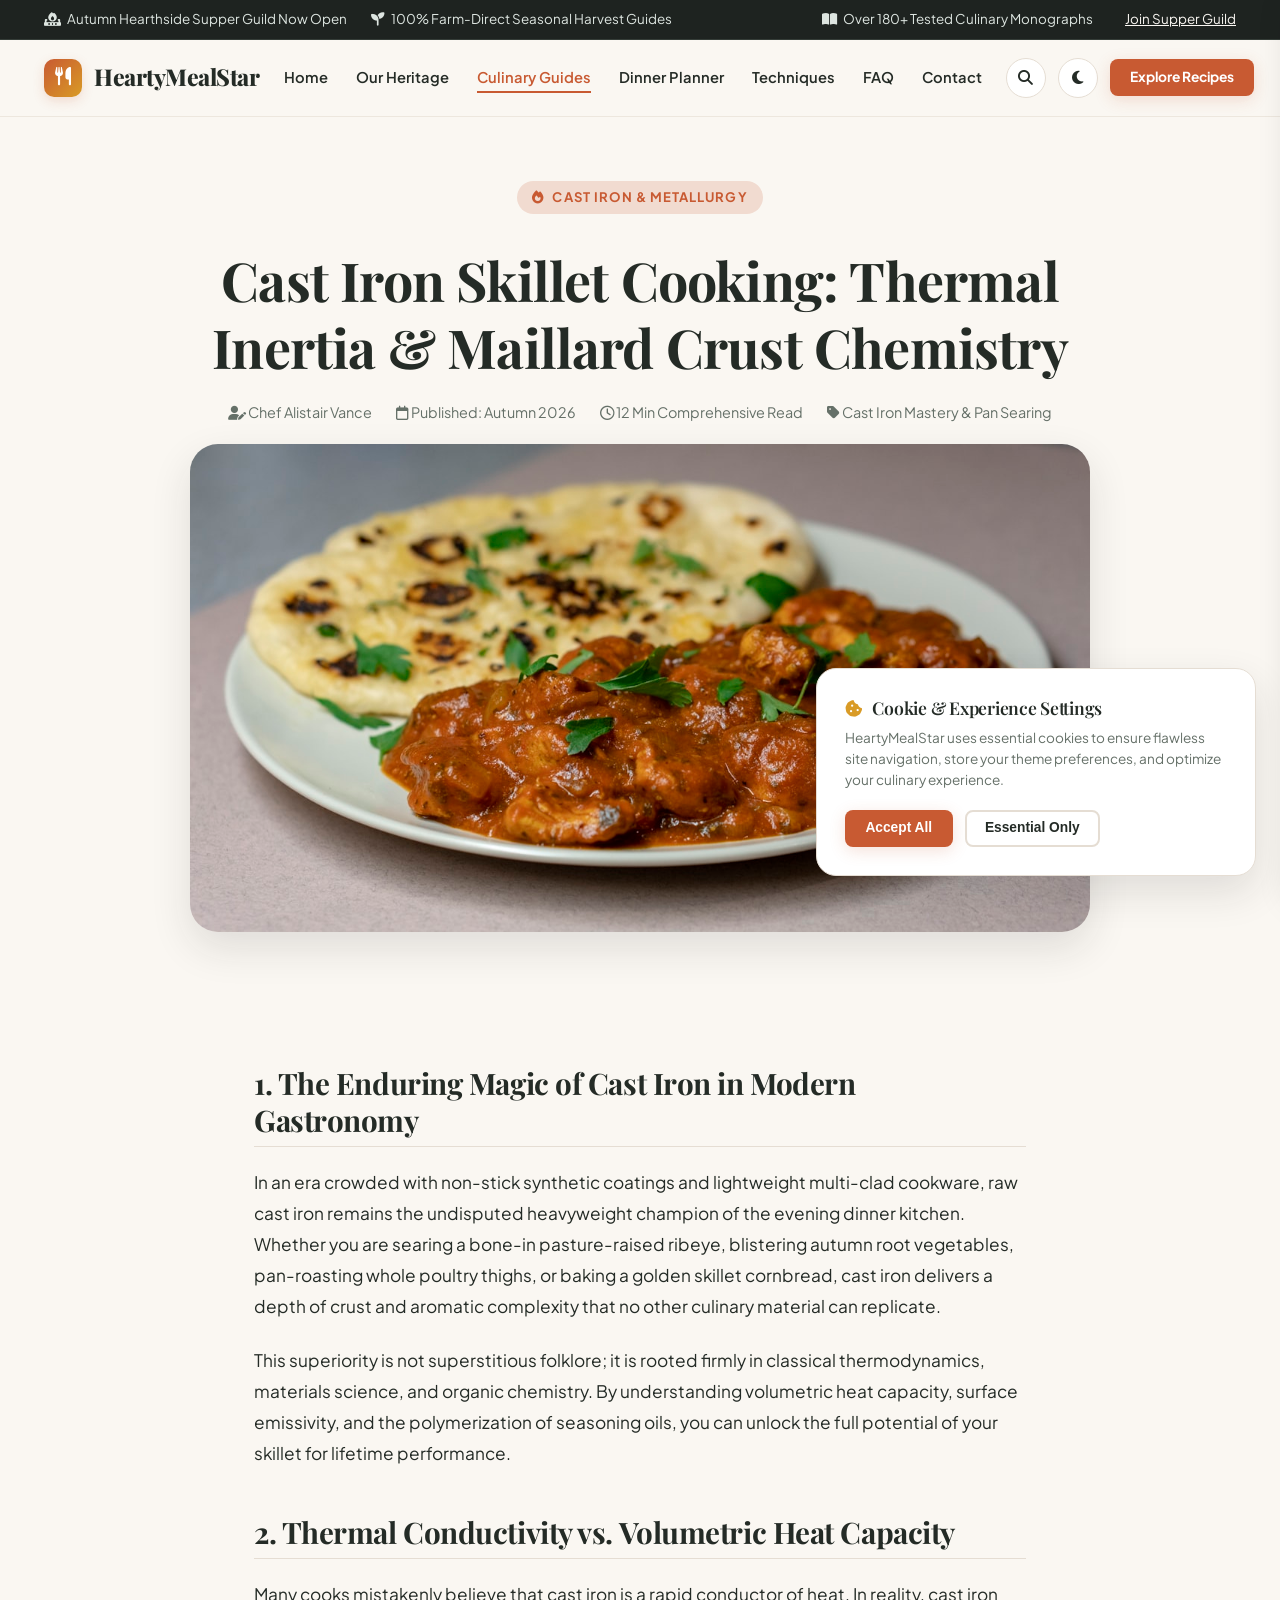
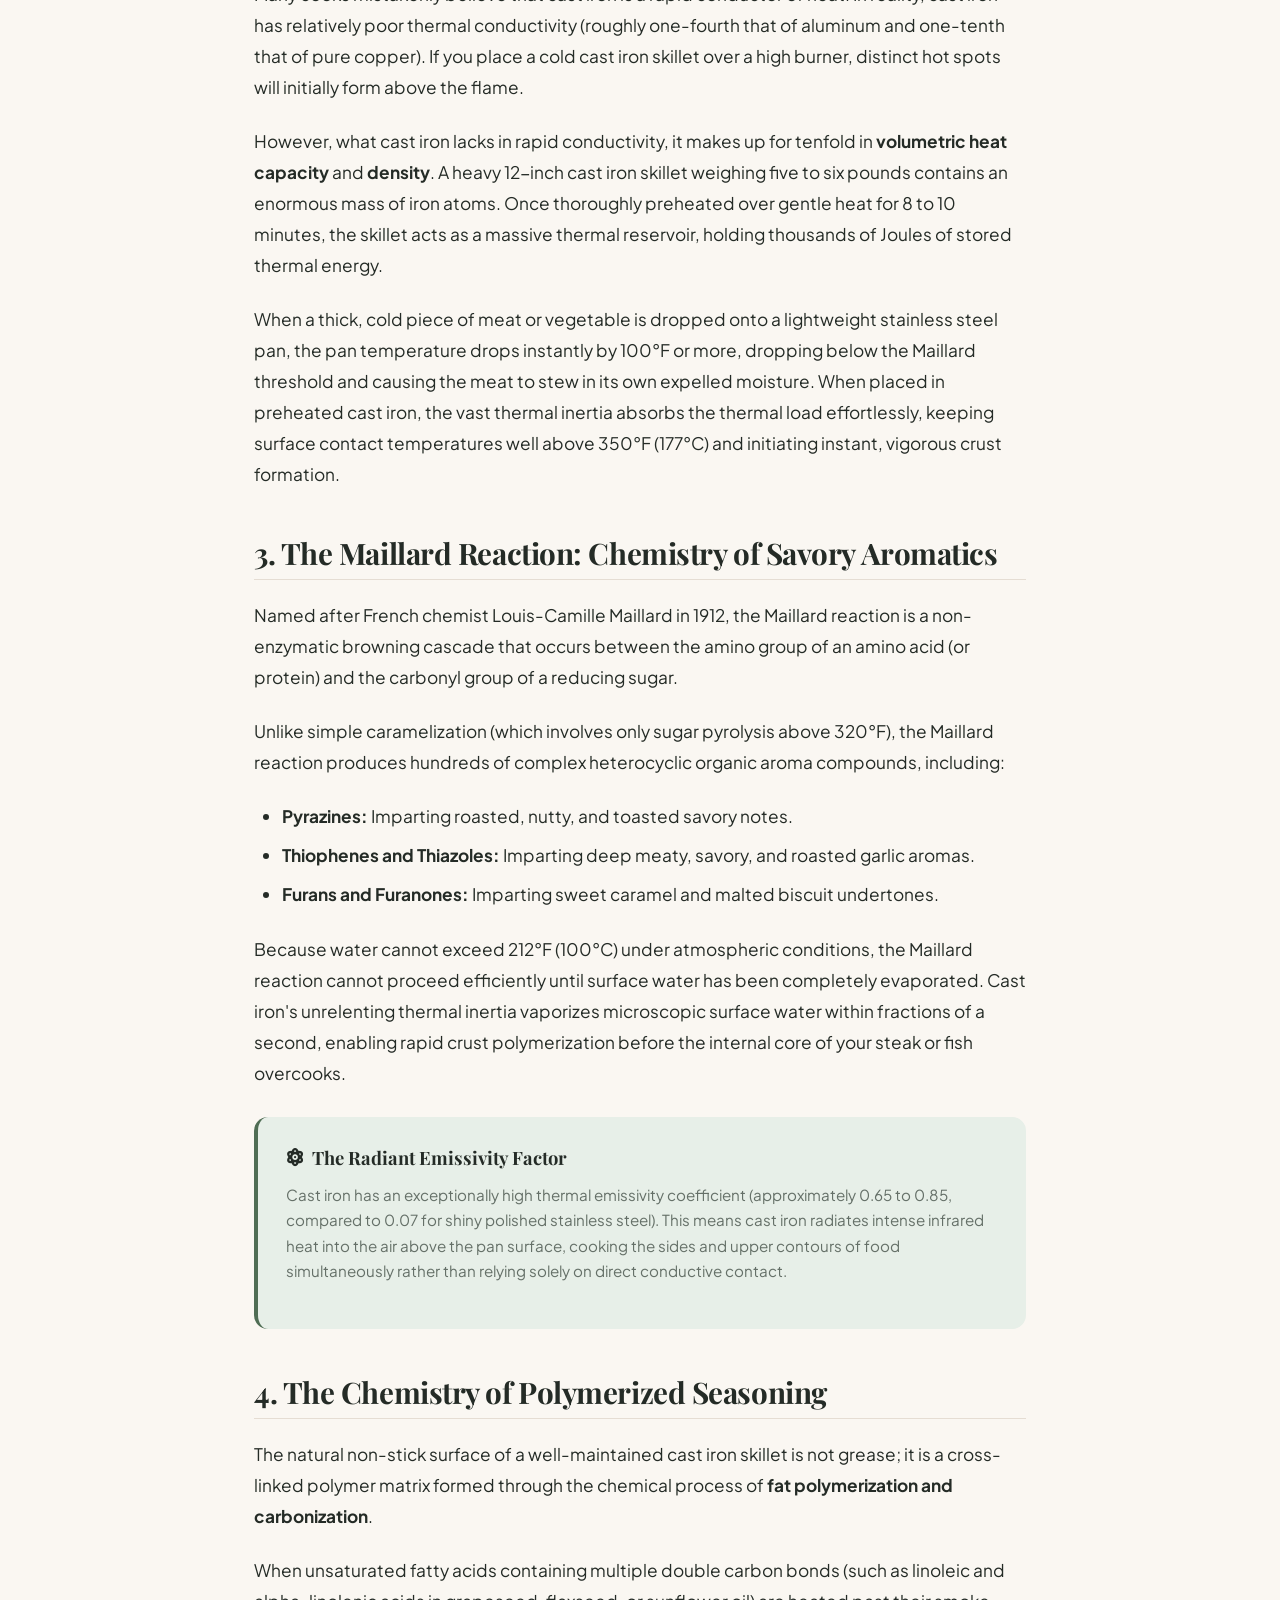
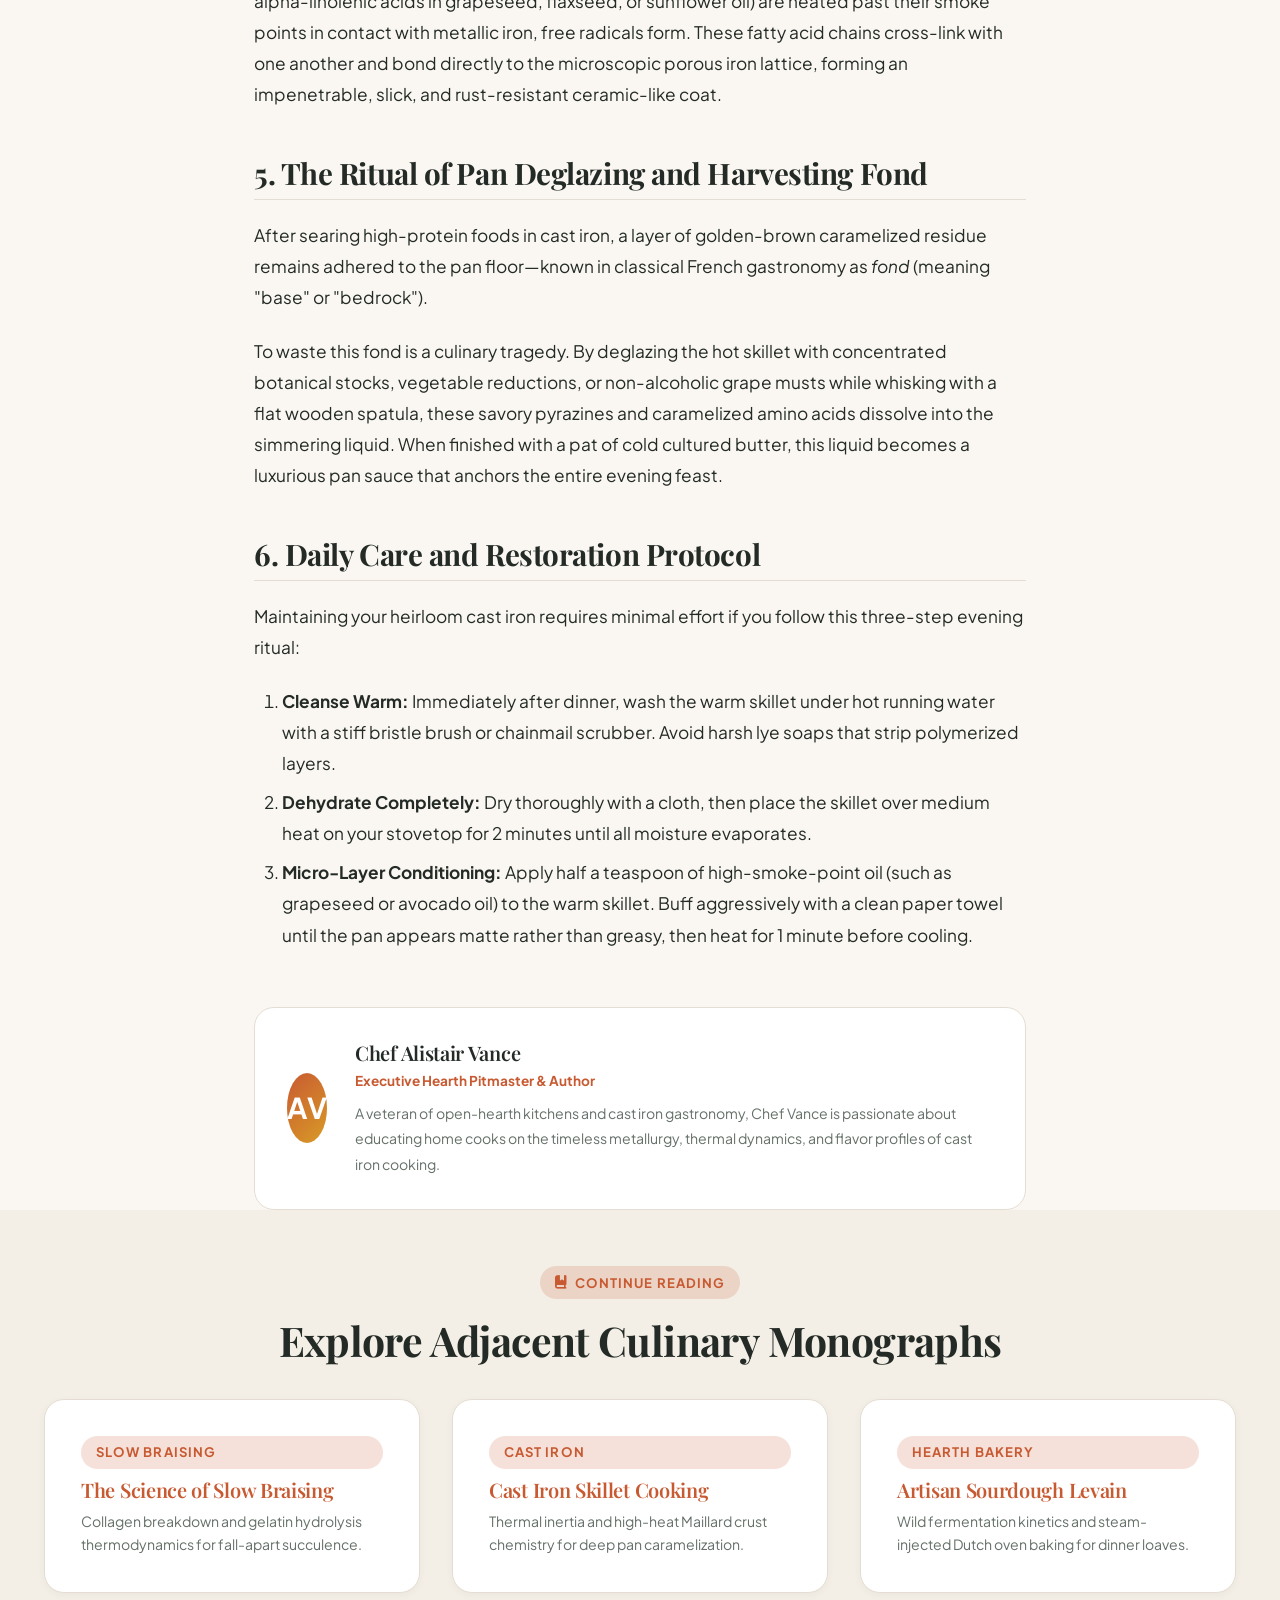
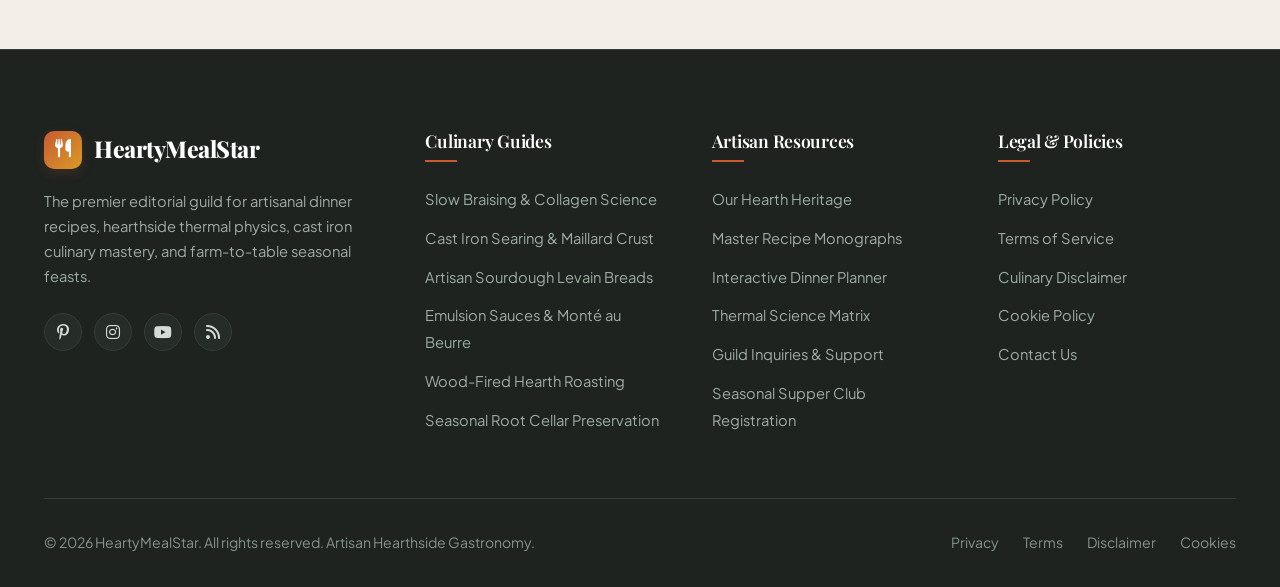
<file: blog/cast-iron-skillet-cooking-thermal-inertia-and-maillard-crust-chemistry.html>
<!DOCTYPE html>
<html lang="en">
<head>
  <meta charset="UTF-8">
  <meta name="viewport" content="width=device-width, initial-scale=1.0">
  <title>Cast Iron Skillet Cooking: Thermal Inertia and Maillard Crust Chemistry - HeartyMealStar Culinary Guild</title>
  <meta name="description" content="Discover why raw cast iron delivers superior searing and caramelization. An editorial guide to volumetric heat capacity, oil polymerization, and fond extraction.">
  <link rel="canonical" href="https://heartymealstar.com/blog/cast-iron-skillet-cooking-thermal-inertia-and-maillard-crust-chemistry.html">
  
  <!-- Google Analytics -->
  <script async src="https://www.googletagmanager.com/gtag/js?id=G-0LY0HY7L01"></script>
  <script>
    window.dataLayer = window.dataLayer || [];
    function gtag(){dataLayer.push(arguments);}
    gtag('js', new Date());
    gtag('config', 'G-0LY0HY7L01');
  </script>

  <link rel="stylesheet" href="https://cdnjs.cloudflare.com/ajax/libs/font-awesome/6.4.0/css/all.min.css">
  <link rel="stylesheet" href="../css/style.css">
</head>
<body>

  <!-- Reading Progress Bar -->
  <div id="readingProgressBar" class="reading-progress-bar"></div>

  <!-- Top Announcement Bar -->
  <div class="top-bar">
    <div class="container top-bar-content">
      <div class="top-bar-left">
        <span class="top-bar-item"><i class="fas fa-fire-burner"></i> Autumn Hearthside Supper Guild Now Open</span>
        <span class="top-bar-item"><i class="fas fa-seedling"></i> 100% Farm-Direct Seasonal Harvest Guides</span>
      </div>
      <div class="top-bar-right">
        <span class="top-bar-item"><i class="fas fa-book-open"></i> Over 180+ Tested Culinary Monographs</span>
        <a href="../contact.html" style="color:#FAF7F2; text-decoration:underline; margin-left:8px;">Join Supper Guild</a>
      </div>
    </div>
  </div>

  <!-- Site Navigation Header -->
  <header class="site-header">
    <div class="container header-inner">
      <a href="../index.html" class="brand-logo">
        <div class="brand-logo-icon"><i class="fas fa-utensils"></i></div>
        <span>HeartyMealStar</span>
      </a>

      <nav>
        <ul class="nav-menu">
          <li><a href="../index.html" class="nav-link">Home</a></li>
          <li><a href="../about.html" class="nav-link">Our Heritage</a></li>
          <li><a href="../blog.html" class="nav-link active">Culinary Guides</a></li>
          <li><a href="../index.html#configurator" class="nav-link">Dinner Planner</a></li>
          <li><a href="../index.html#techniques" class="nav-link">Techniques</a></li>
          <li><a href="../index.html#faq" class="nav-link">FAQ</a></li>
          <li><a href="../contact.html" class="nav-link">Contact</a></li>
        </ul>
      </nav>

      <div class="header-actions">
        <button id="searchModalTrigger" class="icon-btn" aria-label="Search Recipes"><i class="fas fa-search"></i></button>
        <button id="themeToggleBtn" class="icon-btn" aria-label="Toggle Theme"><i class="fas fa-moon"></i></button>
        <a href="../blog.html" class="btn btn-primary btn-sm">Explore Recipes</a>
        <button id="mobileMenuToggle" class="icon-btn hamburger-btn" aria-label="Open Menu"><i class="fas fa-bars"></i></button>
      </div>
    </div>
  </header>

  <!-- Mobile Drawer -->
  <div id="drawerOverlay" class="drawer-overlay"></div>
  <div id="mobileDrawer" class="mobile-drawer">
    <div class="mobile-drawer-header">
      <a href="../index.html" class="brand-logo">
        <div class="brand-logo-icon"><i class="fas fa-utensils"></i></div>
        <span>HeartyMealStar</span>
      </a>
      <button id="drawerCloseBtn" class="icon-btn" aria-label="Close Menu"><i class="fas fa-times"></i></button>
    </div>
    <ul class="mobile-nav-links">
      <li><a href="../index.html">Home</a></li>
      <li><a href="../about.html">Our Heritage</a></li>
      <li><a href="../blog.html">Culinary Guides</a></li>
      <li><a href="../index.html#configurator">Dinner Planner</a></li>
      <li><a href="../index.html#techniques">Techniques</a></li>
      <li><a href="../index.html#faq">FAQ</a></li>
      <li><a href="../contact.html">Contact Us</a></li>
    </ul>
    <div style="margin-top:auto; padding-top:2rem;">
      <a href="../blog.html" class="btn btn-primary" style="width:100%;">View All Guides</a>
    </div>
  </div>

  <!-- Search Modal Overlay -->
  <div id="searchModalOverlay" class="modal-overlay">
    <div class="search-modal-box">
      <div class="search-input-header">
        <i class="fas fa-search" style="color:var(--primary); margin-right:12px; font-size:1.2rem;"></i>
        <input type="text" id="liveSearchInput" placeholder="Search braises, cast iron techniques, reductions...">
        <button id="searchCloseBtn" class="icon-btn" style="border:none; background:none;" aria-label="Close search"><i class="fas fa-times"></i></button>
      </div>
      <div id="searchResultsContainer" class="search-results-list">
        <p style="color:var(--text-muted); font-size:0.88rem;">Type a culinary keyword or browse popular topics...</p>
      </div>
    </div>
  </div>

  <header class="article-header container">
    <span class="badge"><i class="fas fa-fire"></i> Cast Iron & Metallurgy</span>
    <h1 style="margin: 1rem 0;">Cast Iron Skillet Cooking: Thermal Inertia & Maillard Crust Chemistry</h1>
    <div class="article-meta">
      <span><i class="fas fa-user-pen"></i> Chef Alistair Vance</span>
      <span><i class="far fa-calendar"></i> Published: Autumn 2026</span>
      <span><i class="far fa-clock"></i> 12 Min Comprehensive Read</span>
      <span><i class="fas fa-tag"></i> Cast Iron Mastery & Pan Searing</span>
    </div>
    <img src="../images/dinner-castiron-cornbread-skillet.jpg" alt="Cast iron skillet with deep golden caramelized sear" class="article-hero-img" width="1200" height="700">
  </header>

  <article class="container container-narrow article-content">
    <h2>1. The Enduring Magic of Cast Iron in Modern Gastronomy</h2>
    <p>
      In an era crowded with non-stick synthetic coatings and lightweight multi-clad cookware, raw cast iron remains the undisputed heavyweight champion of the evening dinner kitchen. Whether you are searing a bone-in pasture-raised ribeye, blistering autumn root vegetables, pan-roasting whole poultry thighs, or baking a golden skillet cornbread, cast iron delivers a depth of crust and aromatic complexity that no other culinary material can replicate.
    </p>
    <p>
      This superiority is not superstitious folklore; it is rooted firmly in classical thermodynamics, materials science, and organic chemistry. By understanding volumetric heat capacity, surface emissivity, and the polymerization of seasoning oils, you can unlock the full potential of your skillet for lifetime performance.
    </p>

    <h2>2. Thermal Conductivity vs. Volumetric Heat Capacity</h2>
    <p>
      Many cooks mistakenly believe that cast iron is a rapid conductor of heat. In reality, cast iron has relatively poor thermal conductivity (roughly one-fourth that of aluminum and one-tenth that of pure copper). If you place a cold cast iron skillet over a high burner, distinct hot spots will initially form above the flame.
    </p>
    <p>
      However, what cast iron lacks in rapid conductivity, it makes up for tenfold in <strong>volumetric heat capacity</strong> and <strong>density</strong>. A heavy 12-inch cast iron skillet weighing five to six pounds contains an enormous mass of iron atoms. Once thoroughly preheated over gentle heat for 8 to 10 minutes, the skillet acts as a massive thermal reservoir, holding thousands of Joules of stored thermal energy.
    </p>
    <p>
      When a thick, cold piece of meat or vegetable is dropped onto a lightweight stainless steel pan, the pan temperature drops instantly by 100°F or more, dropping below the Maillard threshold and causing the meat to stew in its own expelled moisture. When placed in preheated cast iron, the vast thermal inertia absorbs the thermal load effortlessly, keeping surface contact temperatures well above 350°F (177°C) and initiating instant, vigorous crust formation.
    </p>

    <h2>3. The Maillard Reaction: Chemistry of Savory Aromatics</h2>
    <p>
      Named after French chemist Louis-Camille Maillard in 1912, the Maillard reaction is a non-enzymatic browning cascade that occurs between the amino group of an amino acid (or protein) and the carbonyl group of a reducing sugar.
    </p>
    <p>
      Unlike simple caramelization (which involves only sugar pyrolysis above 320°F), the Maillard reaction produces hundreds of complex heterocyclic organic aroma compounds, including:
    </p>
    <ul>
      <li><strong>Pyrazines:</strong> Imparting roasted, nutty, and toasted savory notes.</li>
      <li><strong>Thiophenes and Thiazoles:</strong> Imparting deep meaty, savory, and roasted garlic aromas.</li>
      <li><strong>Furans and Furanones:</strong> Imparting sweet caramel and malted biscuit undertones.</li>
    </ul>
    <p>
      Because water cannot exceed 212°F (100°C) under atmospheric conditions, the Maillard reaction cannot proceed efficiently until surface water has been completely evaporated. Cast iron's unrelenting thermal inertia vaporizes microscopic surface water within fractions of a second, enabling rapid crust polymerization before the internal core of your steak or fish overcooks.
    </p>

    <div class="callout callout-sage">
      <div class="callout-title"><i class="fas fa-atom"></i> The Radiant Emissivity Factor</div>
      <p>
        Cast iron has an exceptionally high thermal emissivity coefficient (approximately 0.65 to 0.85, compared to 0.07 for shiny polished stainless steel). This means cast iron radiates intense infrared heat into the air above the pan surface, cooking the sides and upper contours of food simultaneously rather than relying solely on direct conductive contact.
      </p>
    </div>

    <h2>4. The Chemistry of Polymerized Seasoning</h2>
    <p>
      The natural non-stick surface of a well-maintained cast iron skillet is not grease; it is a cross-linked polymer matrix formed through the chemical process of <strong>fat polymerization and carbonization</strong>.
    </p>
    <p>
      When unsaturated fatty acids containing multiple double carbon bonds (such as linoleic and alpha-linolenic acids in grapeseed, flaxseed, or sunflower oil) are heated past their smoke points in contact with metallic iron, free radicals form. These fatty acid chains cross-link with one another and bond directly to the microscopic porous iron lattice, forming an impenetrable, slick, and rust-resistant ceramic-like coat.
    </p>

    <h2>5. The Ritual of Pan Deglazing and Harvesting Fond</h2>
    <p>
      After searing high-protein foods in cast iron, a layer of golden-brown caramelized residue remains adhered to the pan floor—known in classical French gastronomy as <em>fond</em> (meaning "base" or "bedrock").
    </p>
    <p>
      To waste this fond is a culinary tragedy. By deglazing the hot skillet with concentrated botanical stocks, vegetable reductions, or non-alcoholic grape musts while whisking with a flat wooden spatula, these savory pyrazines and caramelized amino acids dissolve into the simmering liquid. When finished with a pat of cold cultured butter, this liquid becomes a luxurious pan sauce that anchors the entire evening feast.
    </p>

    <h2>6. Daily Care and Restoration Protocol</h2>
    <p>
      Maintaining your heirloom cast iron requires minimal effort if you follow this three-step evening ritual:
    </p>
    <ol>
      <li><strong>Cleanse Warm:</strong> Immediately after dinner, wash the warm skillet under hot running water with a stiff bristle brush or chainmail scrubber. Avoid harsh lye soaps that strip polymerized layers.</li>
      <li><strong>Dehydrate Completely:</strong> Dry thoroughly with a cloth, then place the skillet over medium heat on your stovetop for 2 minutes until all moisture evaporates.</li>
      <li><strong>Micro-Layer Conditioning:</strong> Apply half a teaspoon of high-smoke-point oil (such as grapeseed or avocado oil) to the warm skillet. Buff aggressively with a clean paper towel until the pan appears matte rather than greasy, then heat for 1 minute before cooling.</li>
    </ol>

    <div class="article-author-card">
      <div class="author-avatar" style="width:70px; height:70px; font-size:1.8rem;">AV</div>
      <div>
        <h4 style="margin-bottom:0.25rem;">Chef Alistair Vance</h4>
        <span style="font-size:0.85rem; color:var(--primary); font-weight:700; display:block; margin-bottom:0.5rem;">Executive Hearth Pitmaster & Author</span>
        <p style="font-size:0.88rem; color:var(--text-muted); margin:0;">
          A veteran of open-hearth kitchens and cast iron gastronomy, Chef Vance is passionate about educating home cooks on the timeless metallurgy, thermal dynamics, and flavor profiles of cast iron cooking.
        </p>
      </div>
    </div>
  </article>

  <!-- Related Monographs Navigation -->
  <section class="section section-alt" style="padding: 3.5rem 0;">
    <div class="container">
      <div class="section-header" style="margin-bottom:2rem;">
        <span class="badge"><i class="fas fa-book-bookmark"></i> Continue Reading</span>
        <h2>Explore Adjacent Culinary Monographs</h2>
      </div>
      <div class="grid-3">
        <div class="feature-card">
          <span class="badge" style="margin-bottom:0.5rem;">Slow Braising</span>
          <h4 style="margin-bottom:0.5rem;"><a href="the-science-of-slow-braising-collagen-breakdown-and-gelatin-hydrolysis.html">The Science of Slow Braising</a></h4>
          <p style="font-size:0.88rem;">Collagen breakdown and gelatin hydrolysis thermodynamics for fall-apart succulence.</p>
        </div>
        <div class="feature-card">
          <span class="badge" style="margin-bottom:0.5rem;">Cast Iron</span>
          <h4 style="margin-bottom:0.5rem;"><a href="cast-iron-skillet-cooking-thermal-inertia-and-maillard-crust-chemistry.html">Cast Iron Skillet Cooking</a></h4>
          <p style="font-size:0.88rem;">Thermal inertia and high-heat Maillard crust chemistry for deep pan caramelization.</p>
        </div>
        <div class="feature-card">
          <span class="badge" style="margin-bottom:0.5rem;">Hearth Bakery</span>
          <h4 style="margin-bottom:0.5rem;"><a href="artisan-sourdough-levain-fermentation-kinetics-for-dinner-breads.html">Artisan Sourdough Levain</a></h4>
          <p style="font-size:0.88rem;">Wild fermentation kinetics and steam-injected Dutch oven baking for dinner loaves.</p>
        </div>
      </div>
    </div>
  </section>

  <!-- Site Footer -->
  <footer class="site-footer">
    <div class="container">
      <div class="footer-grid">
        <div class="footer-col footer-brand">
          <a href="../index.html" class="brand-logo">
            <div class="brand-logo-icon"><i class="fas fa-utensils"></i></div>
            <span>HeartyMealStar</span>
          </a>
          <p>
            The premier editorial guild for artisanal dinner recipes, hearthside thermal physics, cast iron culinary mastery, and farm-to-table seasonal feasts.
          </p>
          <div class="footer-socials">
            <a href="#" class="social-icon" aria-label="Pinterest"><i class="fab fa-pinterest-p"></i></a>
            <a href="#" class="social-icon" aria-label="Instagram"><i class="fab fa-instagram"></i></a>
            <a href="#" class="social-icon" aria-label="YouTube"><i class="fab fa-youtube"></i></a>
            <a href="#" class="social-icon" aria-label="RSS Feed"><i class="fas fa-rss"></i></a>
          </div>
        </div>

        <div class="footer-col">
          <h4>Culinary Guides</h4>
          <ul class="footer-links">
            <li><a href="the-science-of-slow-braising-collagen-breakdown-and-gelatin-hydrolysis.html">Slow Braising & Collagen Science</a></li>
            <li><a href="cast-iron-skillet-cooking-thermal-inertia-and-maillard-crust-chemistry.html">Cast Iron Searing & Maillard Crust</a></li>
            <li><a href="artisan-sourdough-levain-fermentation-kinetics-for-dinner-breads.html">Artisan Sourdough Levain Breads</a></li>
            <li><a href="culinary-emulsion-sauces-hollandaise-veloute-and-lipid-suspensions.html">Emulsion Sauces & Monté au Beurre</a></li>
            <li><a href="wood-fired-hearth-roasting-radiant-heat-and-aromatic-smoke-physics.html">Wood-Fired Hearth Roasting</a></li>
            <li><a href="farm-to-table-seasonal-harvest-preservation-and-root-cellar-storage.html">Seasonal Root Cellar Preservation</a></li>
          </ul>
        </div>

        <div class="footer-col">
          <h4>Artisan Resources</h4>
          <ul class="footer-links">
            <li><a href="../about.html">Our Hearth Heritage</a></li>
            <li><a href="../blog.html">Master Recipe Monographs</a></li>
            <li><a href="../index.html#configurator">Interactive Dinner Planner</a></li>
            <li><a href="../index.html#techniques">Thermal Science Matrix</a></li>
            <li><a href="../contact.html">Guild Inquiries & Support</a></li>
            <li><a href="../contact.html">Seasonal Supper Club Registration</a></li>
          </ul>
        </div>

        <div class="footer-col">
          <h4>Legal & Policies</h4>
          <ul class="footer-links">
            <li><a href="../privacy.html">Privacy Policy</a></li>
            <li><a href="../terms.html">Terms of Service</a></li>
            <li><a href="../disclaimer.html">Culinary Disclaimer</a></li>
            <li><a href="../cookies.html">Cookie Policy</a></li>
            <li><a href="../contact.html">Contact Us</a></li>
          </ul>
        </div>
      </div>

      <div class="footer-bottom">
        <div>
          &copy; 2026 HeartyMealStar. All rights reserved. Artisan Hearthside Gastronomy.
        </div>
        <div class="footer-legal-links">
          <a href="../privacy.html">Privacy</a>
          <a href="../terms.html">Terms</a>
          <a href="../disclaimer.html">Disclaimer</a>
          <a href="../cookies.html">Cookies</a>
        </div>
      </div>
    </div>
  </footer>

  <!-- Cookie Banner -->
  <div id="cookieBanner" class="cookie-banner">
    <h4><i class="fas fa-cookie-bite" style="color:var(--secondary); margin-right:6px;"></i> Cookie & Experience Settings</h4>
    <p>
      HeartyMealStar uses essential cookies to ensure flawless site navigation, store your theme preferences, and optimize your culinary experience.
    </p>
    <div class="cookie-banner-actions">
      <button id="cookieAcceptBtn" class="btn btn-primary btn-sm">Accept All</button>
      <button id="cookieDeclineBtn" class="btn btn-outline btn-sm">Essential Only</button>
    </div>
  </div>

  <!-- Back to Top Button -->
  <button id="backToTopBtn" class="back-to-top" aria-label="Back to top"><i class="fas fa-arrow-up"></i></button>

  <script src="../js/main.js"></script>
</body>
</html>
</file>
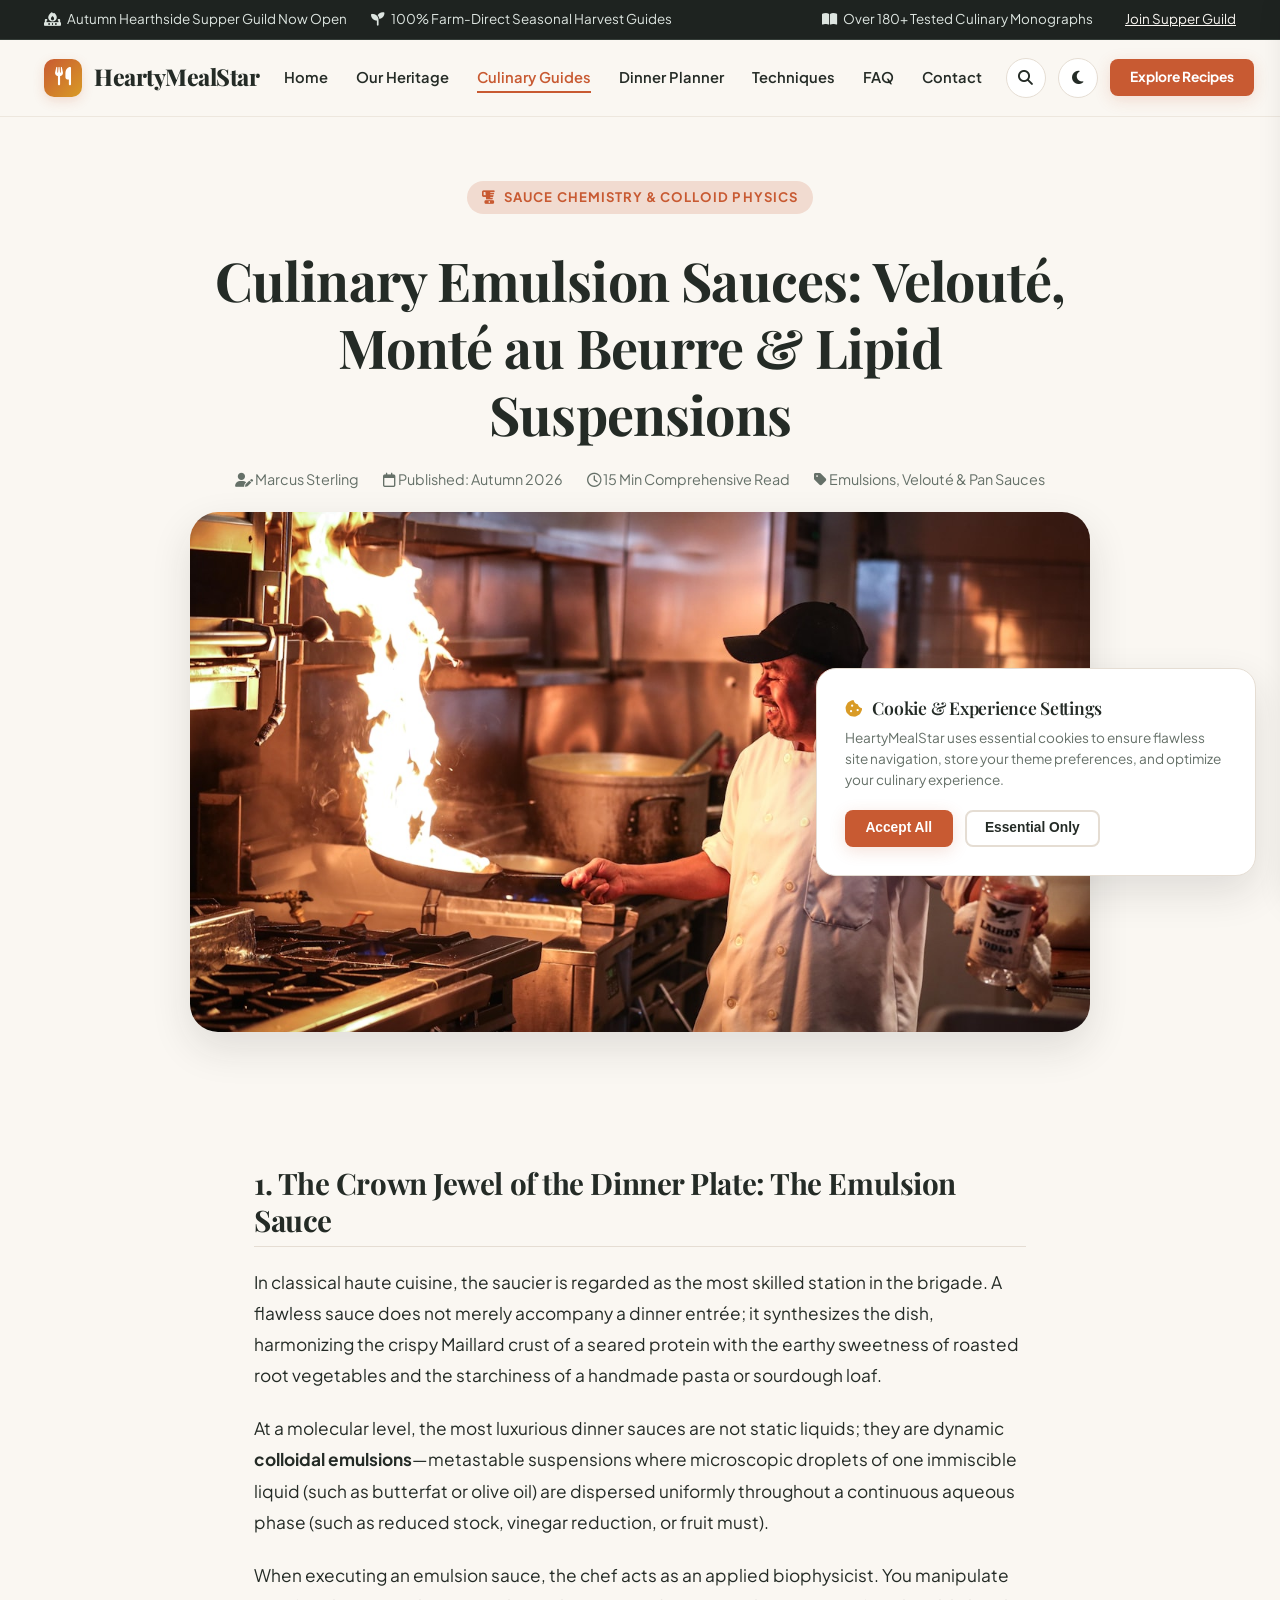
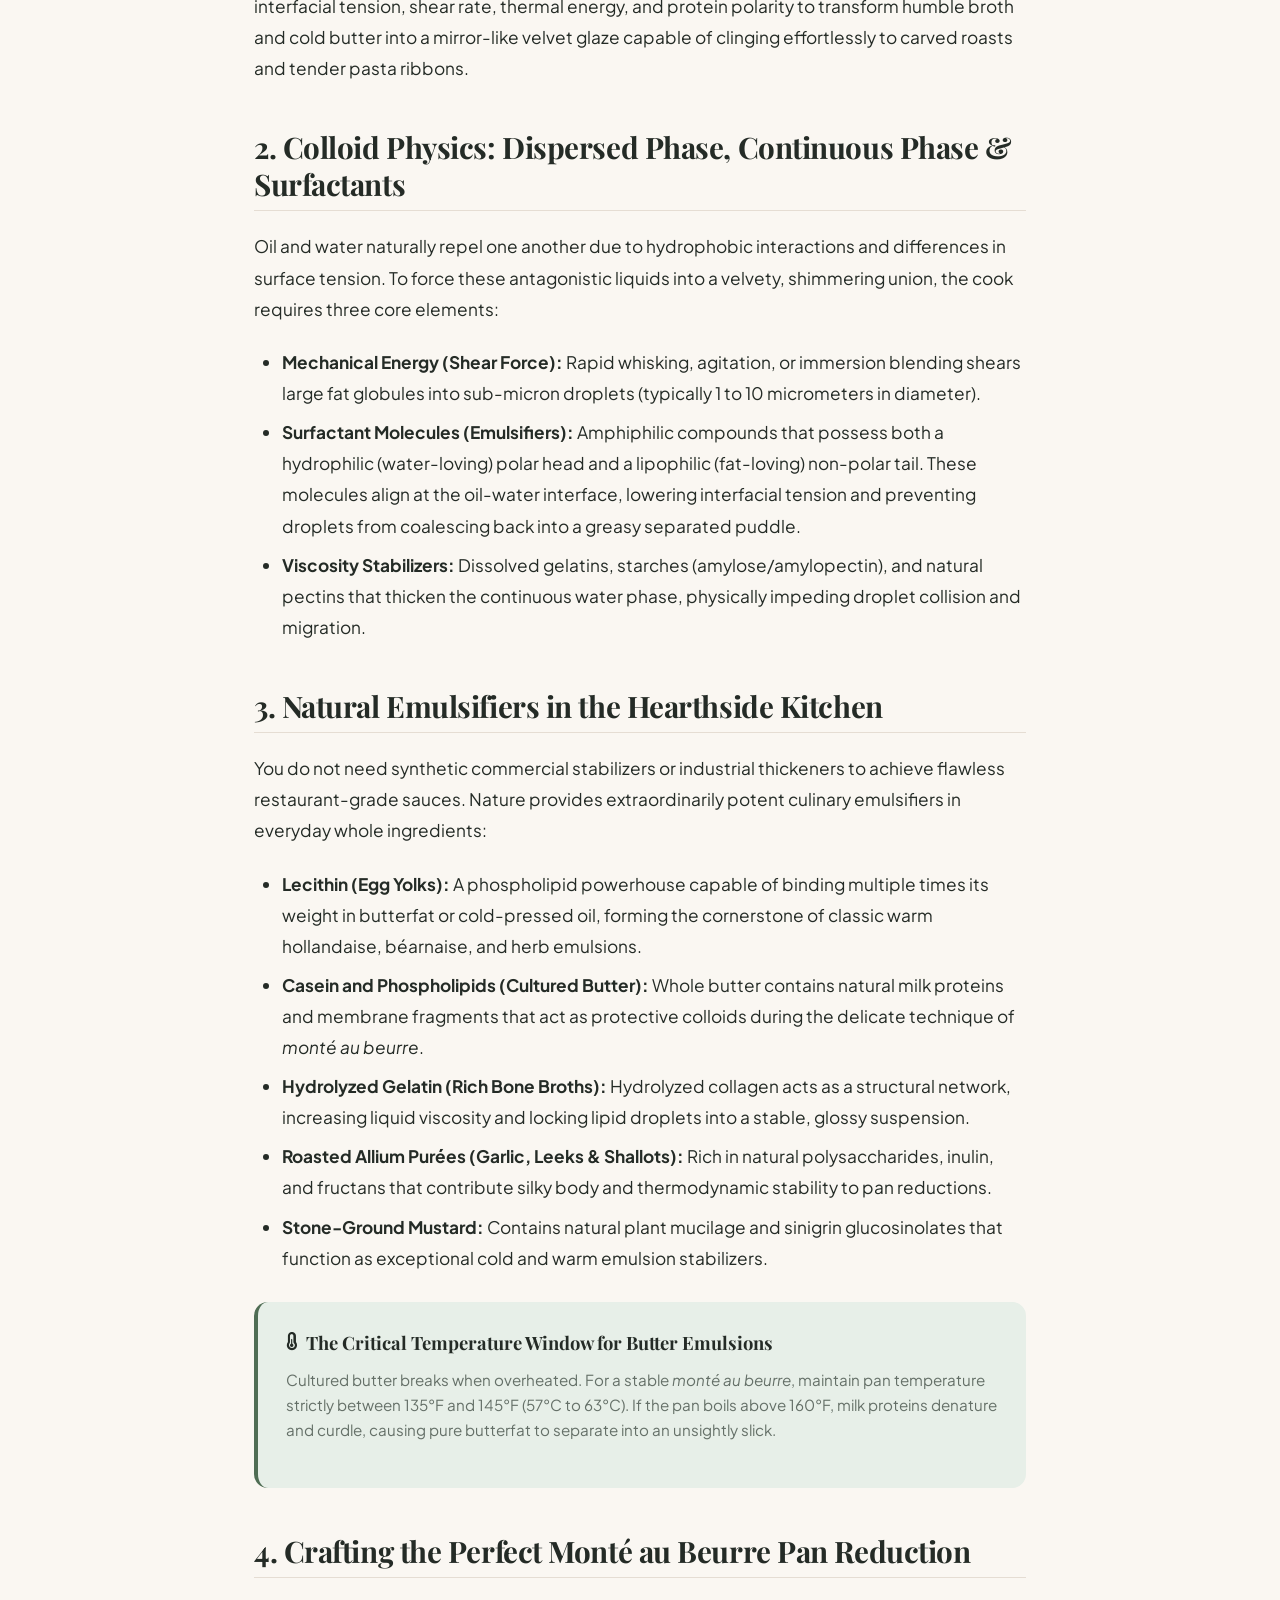
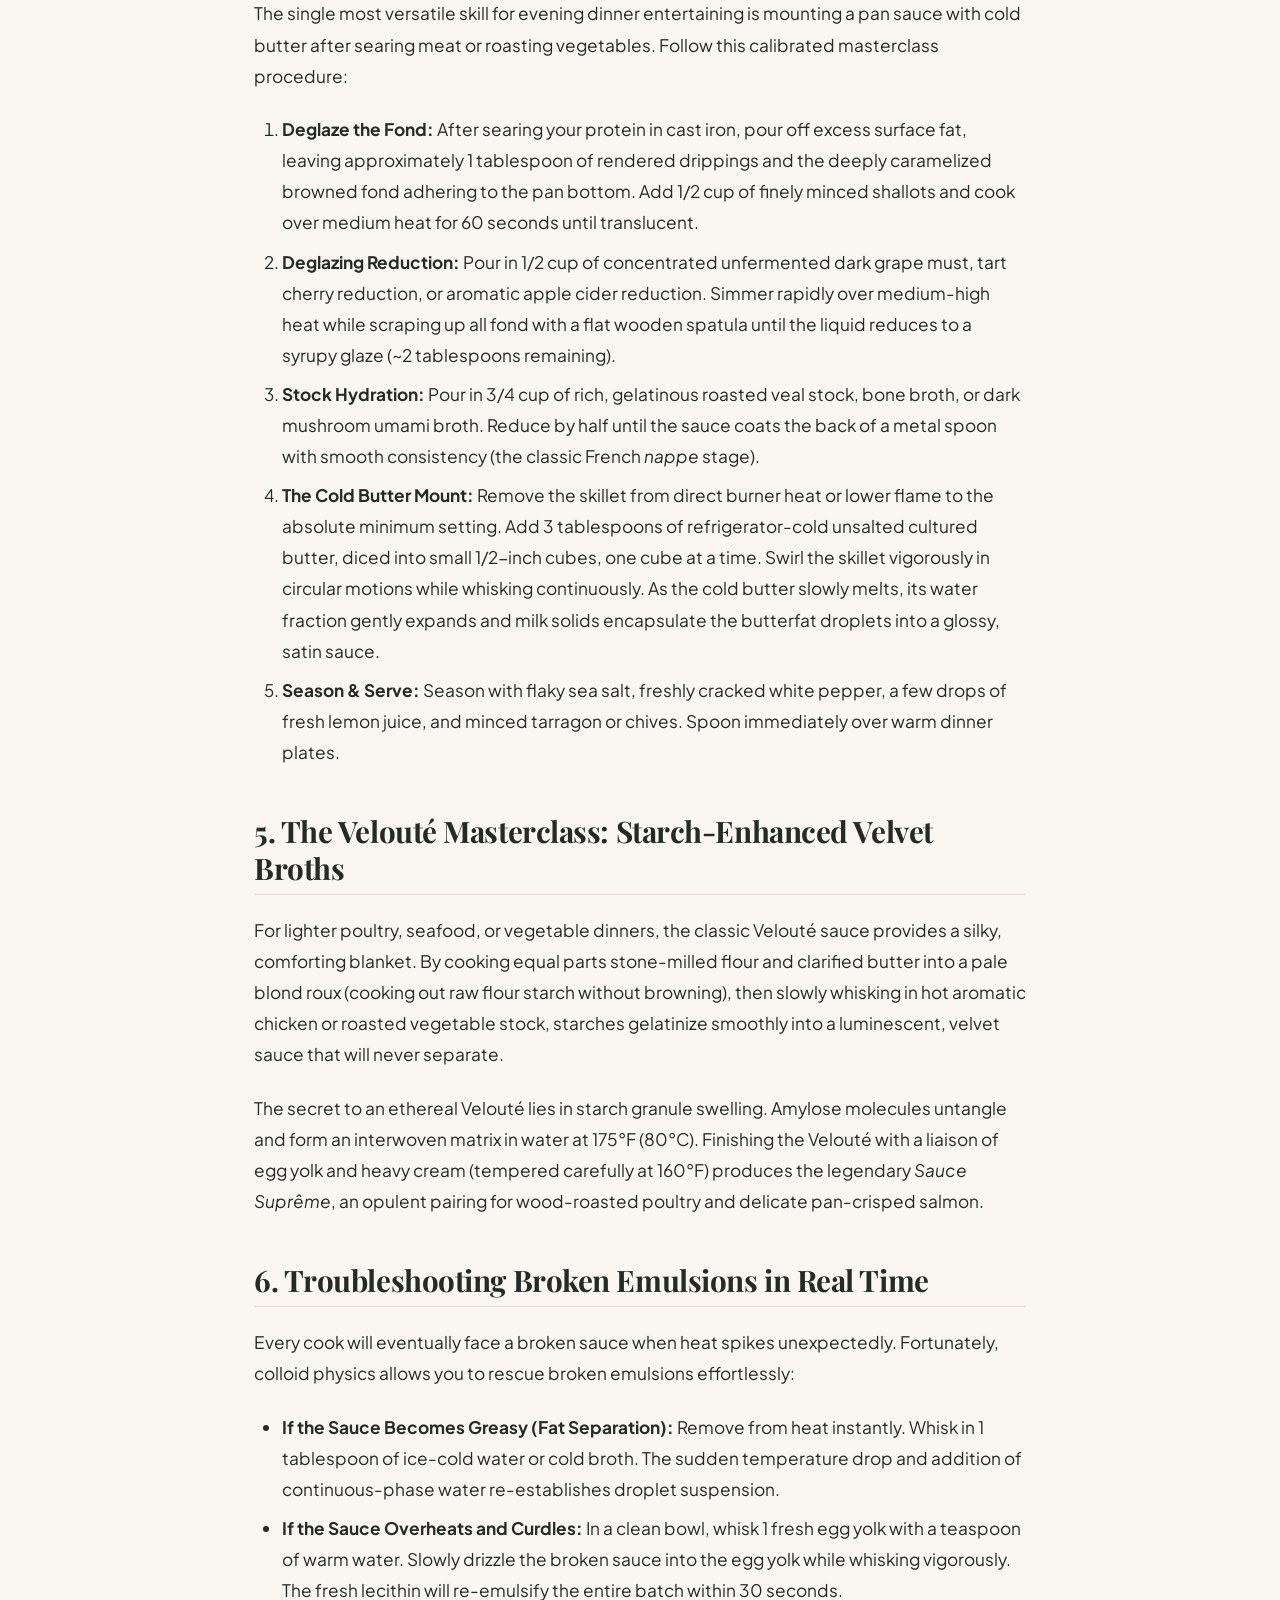
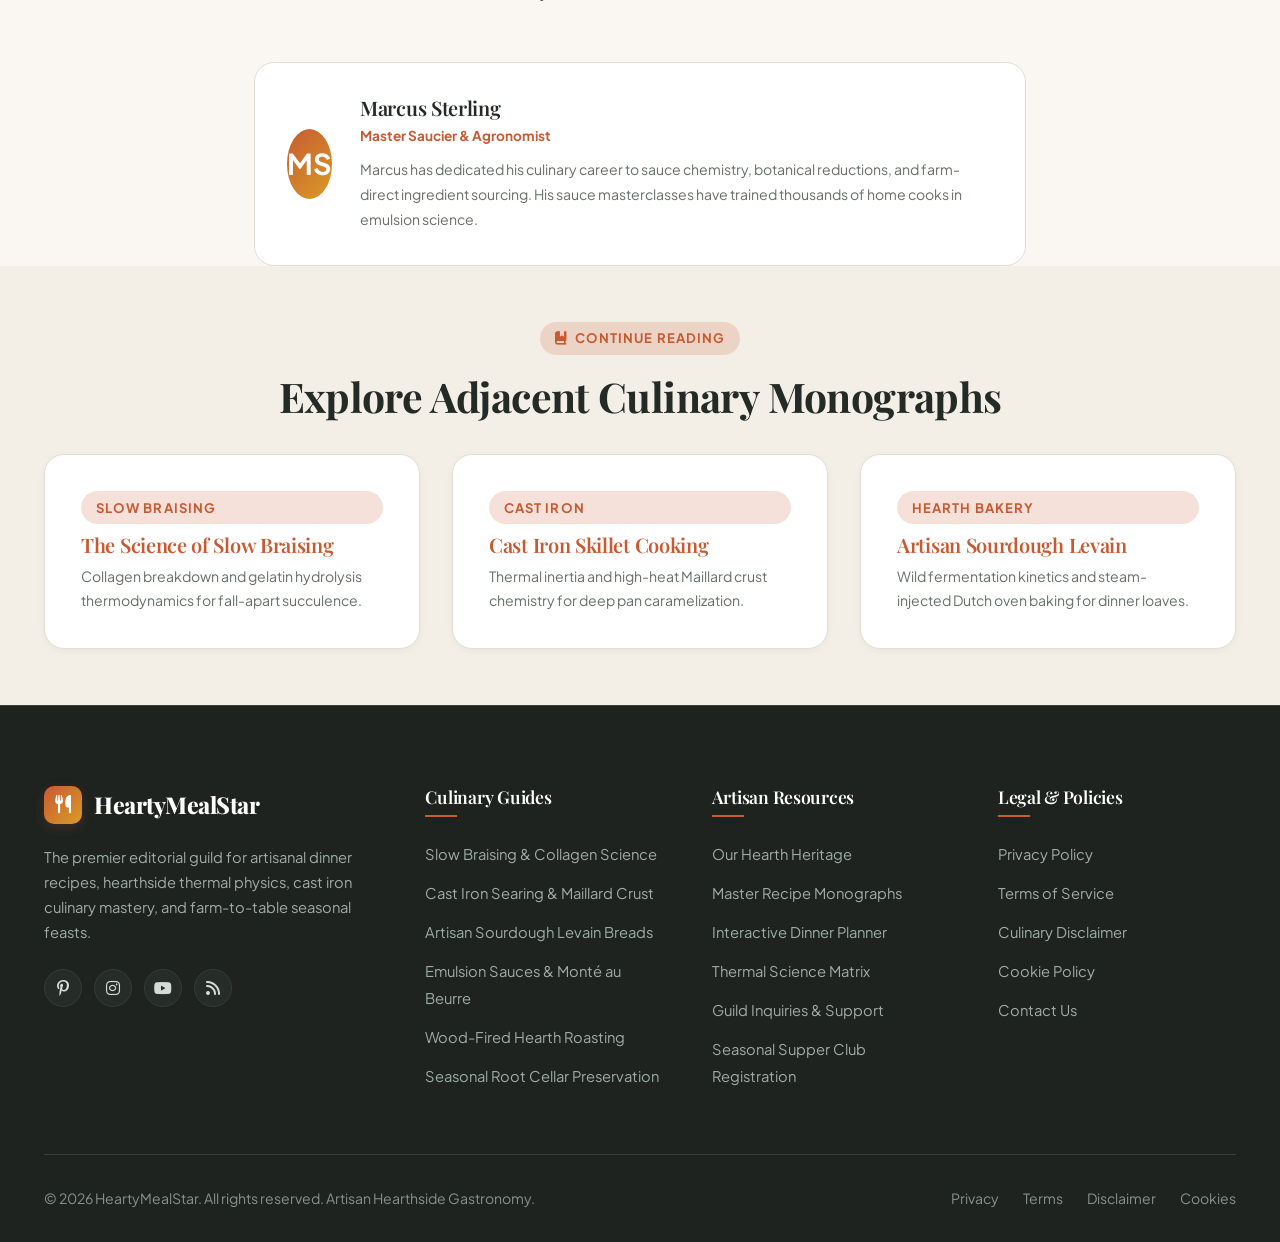
<file: blog/culinary-emulsion-sauces-hollandaise-veloute-and-lipid-suspensions.html>
<!DOCTYPE html>
<html lang="en">
<head>
  <meta charset="UTF-8">
  <meta name="viewport" content="width=device-width, initial-scale=1.0">
  <title>Culinary Emulsion Sauces: Velouté, Monté au Beurre and Lipid Suspensions - HeartyMealStar Culinary Guild</title>
  <meta name="description" content="Master the colloid physics of stable butter emulsions, non-alcoholic grape must deglazing, and creating glossy, restaurant-grade pan sauces.">
  <link rel="canonical" href="https://heartymealstar.com/blog/culinary-emulsion-sauces-hollandaise-veloute-and-lipid-suspensions.html">
  
  <!-- Google Analytics -->
  <script async src="https://www.googletagmanager.com/gtag/js?id=G-0LY0HY7L01"></script>
  <script>
    window.dataLayer = window.dataLayer || [];
    function gtag(){dataLayer.push(arguments);}
    gtag('js', new Date());
    gtag('config', 'G-0LY0HY7L01');
  </script>

  <link rel="stylesheet" href="https://cdnjs.cloudflare.com/ajax/libs/font-awesome/6.4.0/css/all.min.css">
  <link rel="stylesheet" href="../css/style.css">
</head>
<body>

  <!-- Reading Progress Bar -->
  <div id="readingProgressBar" class="reading-progress-bar"></div>

  <!-- Top Announcement Bar -->
  <div class="top-bar">
    <div class="container top-bar-content">
      <div class="top-bar-left">
        <span class="top-bar-item"><i class="fas fa-fire-burner"></i> Autumn Hearthside Supper Guild Now Open</span>
        <span class="top-bar-item"><i class="fas fa-seedling"></i> 100% Farm-Direct Seasonal Harvest Guides</span>
      </div>
      <div class="top-bar-right">
        <span class="top-bar-item"><i class="fas fa-book-open"></i> Over 180+ Tested Culinary Monographs</span>
        <a href="../contact.html" style="color:#FAF7F2; text-decoration:underline; margin-left:8px;">Join Supper Guild</a>
      </div>
    </div>
  </div>

  <!-- Site Navigation Header -->
  <header class="site-header">
    <div class="container header-inner">
      <a href="../index.html" class="brand-logo">
        <div class="brand-logo-icon"><i class="fas fa-utensils"></i></div>
        <span>HeartyMealStar</span>
      </a>

      <nav>
        <ul class="nav-menu">
          <li><a href="../index.html" class="nav-link">Home</a></li>
          <li><a href="../about.html" class="nav-link">Our Heritage</a></li>
          <li><a href="../blog.html" class="nav-link active">Culinary Guides</a></li>
          <li><a href="../index.html#configurator" class="nav-link">Dinner Planner</a></li>
          <li><a href="../index.html#techniques" class="nav-link">Techniques</a></li>
          <li><a href="../index.html#faq" class="nav-link">FAQ</a></li>
          <li><a href="../contact.html" class="nav-link">Contact</a></li>
        </ul>
      </nav>

      <div class="header-actions">
        <button id="searchModalTrigger" class="icon-btn" aria-label="Search Recipes"><i class="fas fa-search"></i></button>
        <button id="themeToggleBtn" class="icon-btn" aria-label="Toggle Theme"><i class="fas fa-moon"></i></button>
        <a href="../blog.html" class="btn btn-primary btn-sm">Explore Recipes</a>
        <button id="mobileMenuToggle" class="icon-btn hamburger-btn" aria-label="Open Menu"><i class="fas fa-bars"></i></button>
      </div>
    </div>
  </header>

  <!-- Mobile Drawer -->
  <div id="drawerOverlay" class="drawer-overlay"></div>
  <div id="mobileDrawer" class="mobile-drawer">
    <div class="mobile-drawer-header">
      <a href="../index.html" class="brand-logo">
        <div class="brand-logo-icon"><i class="fas fa-utensils"></i></div>
        <span>HeartyMealStar</span>
      </a>
      <button id="drawerCloseBtn" class="icon-btn" aria-label="Close Menu"><i class="fas fa-times"></i></button>
    </div>
    <ul class="mobile-nav-links">
      <li><a href="../index.html">Home</a></li>
      <li><a href="../about.html">Our Heritage</a></li>
      <li><a href="../blog.html">Culinary Guides</a></li>
      <li><a href="../index.html#configurator">Dinner Planner</a></li>
      <li><a href="../index.html#techniques">Techniques</a></li>
      <li><a href="../index.html#faq">FAQ</a></li>
      <li><a href="../contact.html">Contact Us</a></li>
    </ul>
    <div style="margin-top:auto; padding-top:2rem;">
      <a href="../blog.html" class="btn btn-primary" style="width:100%;">View All Guides</a>
    </div>
  </div>

  <!-- Search Modal Overlay -->
  <div id="searchModalOverlay" class="modal-overlay">
    <div class="search-modal-box">
      <div class="search-input-header">
        <i class="fas fa-search" style="color:var(--primary); margin-right:12px; font-size:1.2rem;"></i>
        <input type="text" id="liveSearchInput" placeholder="Search braises, cast iron techniques, reductions...">
        <button id="searchCloseBtn" class="icon-btn" style="border:none; background:none;" aria-label="Close search"><i class="fas fa-times"></i></button>
      </div>
      <div id="searchResultsContainer" class="search-results-list">
        <p style="color:var(--text-muted); font-size:0.88rem;">Type a culinary keyword or browse popular topics...</p>
      </div>
    </div>
  </div>

  <header class="article-header container">
    <span class="badge"><i class="fas fa-blender"></i> Sauce Chemistry & Colloid Physics</span>
    <h1 style="margin: 1rem 0;">Culinary Emulsion Sauces: Velouté, Monté au Beurre & Lipid Suspensions</h1>
    <div class="article-meta">
      <span><i class="fas fa-user-pen"></i> Marcus Sterling</span>
      <span><i class="far fa-calendar"></i> Published: Autumn 2026</span>
      <span><i class="far fa-clock"></i> 15 Min Comprehensive Read</span>
      <span><i class="fas fa-tag"></i> Emulsions, Velouté & Pan Sauces</span>
    </div>
    <img src="../images/dinner-chef-plating-gourmet-sauce.jpg" alt="Chef plating satin emulsion sauce on gourmet dinner" class="article-hero-img" width="1200" height="700">
  </header>

  <article class="container container-narrow article-content">
    <h2>1. The Crown Jewel of the Dinner Plate: The Emulsion Sauce</h2>
    <p>
      In classical haute cuisine, the saucier is regarded as the most skilled station in the brigade. A flawless sauce does not merely accompany a dinner entrée; it synthesizes the dish, harmonizing the crispy Maillard crust of a seared protein with the earthy sweetness of roasted root vegetables and the starchiness of a handmade pasta or sourdough loaf.
    </p>
    <p>
      At a molecular level, the most luxurious dinner sauces are not static liquids; they are dynamic <strong>colloidal emulsions</strong>—metastable suspensions where microscopic droplets of one immiscible liquid (such as butterfat or olive oil) are dispersed uniformly throughout a continuous aqueous phase (such as reduced stock, vinegar reduction, or fruit must).
    </p>
    <p>
      When executing an emulsion sauce, the chef acts as an applied biophysicist. You manipulate interfacial tension, shear rate, thermal energy, and protein polarity to transform humble broth and cold butter into a mirror-like velvet glaze capable of clinging effortlessly to carved roasts and tender pasta ribbons.
    </p>

    <h2>2. Colloid Physics: Dispersed Phase, Continuous Phase & Surfactants</h2>
    <p>
      Oil and water naturally repel one another due to hydrophobic interactions and differences in surface tension. To force these antagonistic liquids into a velvety, shimmering union, the cook requires three core elements:
    </p>
    <ul>
      <li><strong>Mechanical Energy (Shear Force):</strong> Rapid whisking, agitation, or immersion blending shears large fat globules into sub-micron droplets (typically 1 to 10 micrometers in diameter).</li>
      <li><strong>Surfactant Molecules (Emulsifiers):</strong> Amphiphilic compounds that possess both a hydrophilic (water-loving) polar head and a lipophilic (fat-loving) non-polar tail. These molecules align at the oil-water interface, lowering interfacial tension and preventing droplets from coalescing back into a greasy separated puddle.</li>
      <li><strong>Viscosity Stabilizers:</strong> Dissolved gelatins, starches (amylose/amylopectin), and natural pectins that thicken the continuous water phase, physically impeding droplet collision and migration.</li>
    </ul>

    <h2>3. Natural Emulsifiers in the Hearthside Kitchen</h2>
    <p>
      You do not need synthetic commercial stabilizers or industrial thickeners to achieve flawless restaurant-grade sauces. Nature provides extraordinarily potent culinary emulsifiers in everyday whole ingredients:
    </p>
    <ul>
      <li><strong>Lecithin (Egg Yolks):</strong> A phospholipid powerhouse capable of binding multiple times its weight in butterfat or cold-pressed oil, forming the cornerstone of classic warm hollandaise, béarnaise, and herb emulsions.</li>
      <li><strong>Casein and Phospholipids (Cultured Butter):</strong> Whole butter contains natural milk proteins and membrane fragments that act as protective colloids during the delicate technique of <em>monté au beurre</em>.</li>
      <li><strong>Hydrolyzed Gelatin (Rich Bone Broths):</strong> Hydrolyzed collagen acts as a structural network, increasing liquid viscosity and locking lipid droplets into a stable, glossy suspension.</li>
      <li><strong>Roasted Allium Purées (Garlic, Leeks & Shallots):</strong> Rich in natural polysaccharides, inulin, and fructans that contribute silky body and thermodynamic stability to pan reductions.</li>
      <li><strong>Stone-Ground Mustard:</strong> Contains natural plant mucilage and sinigrin glucosinolates that function as exceptional cold and warm emulsion stabilizers.</li>
    </ul>

    <div class="callout callout-sage">
      <div class="callout-title"><i class="fas fa-temperature-half"></i> The Critical Temperature Window for Butter Emulsions</div>
      <p>
        Cultured butter breaks when overheated. For a stable <em>monté au beurre</em>, maintain pan temperature strictly between 135°F and 145°F (57°C to 63°C). If the pan boils above 160°F, milk proteins denature and curdle, causing pure butterfat to separate into an unsightly slick.
      </p>
    </div>

    <h2>4. Crafting the Perfect Monté au Beurre Pan Reduction</h2>
    <p>
      The single most versatile skill for evening dinner entertaining is mounting a pan sauce with cold butter after searing meat or roasting vegetables. Follow this calibrated masterclass procedure:
    </p>
    <ol>
      <li><strong>Deglaze the Fond:</strong> After searing your protein in cast iron, pour off excess surface fat, leaving approximately 1 tablespoon of rendered drippings and the deeply caramelized browned fond adhering to the pan bottom. Add 1/2 cup of finely minced shallots and cook over medium heat for 60 seconds until translucent.</li>
      <li><strong>Deglazing Reduction:</strong> Pour in 1/2 cup of concentrated unfermented dark grape must, tart cherry reduction, or aromatic apple cider reduction. Simmer rapidly over medium-high heat while scraping up all fond with a flat wooden spatula until the liquid reduces to a syrupy glaze (~2 tablespoons remaining).</li>
      <li><strong>Stock Hydration:</strong> Pour in 3/4 cup of rich, gelatinous roasted veal stock, bone broth, or dark mushroom umami broth. Reduce by half until the sauce coats the back of a metal spoon with smooth consistency (the classic French <em>nappe</em> stage).</li>
      <li><strong>The Cold Butter Mount:</strong> Remove the skillet from direct burner heat or lower flame to the absolute minimum setting. Add 3 tablespoons of refrigerator-cold unsalted cultured butter, diced into small 1/2-inch cubes, one cube at a time. Swirl the skillet vigorously in circular motions while whisking continuously. As the cold butter slowly melts, its water fraction gently expands and milk solids encapsulate the butterfat droplets into a glossy, satin sauce.</li>
      <li><strong>Season & Serve:</strong> Season with flaky sea salt, freshly cracked white pepper, a few drops of fresh lemon juice, and minced tarragon or chives. Spoon immediately over warm dinner plates.</li>
    </ol>

    <h2>5. The Velouté Masterclass: Starch-Enhanced Velvet Broths</h2>
    <p>
      For lighter poultry, seafood, or vegetable dinners, the classic Velouté sauce provides a silky, comforting blanket. By cooking equal parts stone-milled flour and clarified butter into a pale blond roux (cooking out raw flour starch without browning), then slowly whisking in hot aromatic chicken or roasted vegetable stock, starches gelatinize smoothly into a luminescent, velvet sauce that will never separate.
    </p>
    <p>
      The secret to an ethereal Velouté lies in starch granule swelling. Amylose molecules untangle and form an interwoven matrix in water at 175°F (80°C). Finishing the Velouté with a liaison of egg yolk and heavy cream (tempered carefully at 160°F) produces the legendary <em>Sauce Suprême</em>, an opulent pairing for wood-roasted poultry and delicate pan-crisped salmon.
    </p>

    <h2>6. Troubleshooting Broken Emulsions in Real Time</h2>
    <p>
      Every cook will eventually face a broken sauce when heat spikes unexpectedly. Fortunately, colloid physics allows you to rescue broken emulsions effortlessly:
    </p>
    <ul>
      <li><strong>If the Sauce Becomes Greasy (Fat Separation):</strong> Remove from heat instantly. Whisk in 1 tablespoon of ice-cold water or cold broth. The sudden temperature drop and addition of continuous-phase water re-establishes droplet suspension.</li>
      <li><strong>If the Sauce Overheats and Curdles:</strong> In a clean bowl, whisk 1 fresh egg yolk with a teaspoon of warm water. Slowly drizzle the broken sauce into the egg yolk while whisking vigorously. The fresh lecithin will re-emulsify the entire batch within 30 seconds.</li>
    </ul>

    <div class="article-author-card">
      <div class="author-avatar" style="width:70px; height:70px; font-size:1.8rem;">MS</div>
      <div>
        <h4 style="margin-bottom:0.25rem;">Marcus Sterling</h4>
        <span style="font-size:0.85rem; color:var(--primary); font-weight:700; display:block; margin-bottom:0.5rem;">Master Saucier & Agronomist</span>
        <p style="font-size:0.88rem; color:var(--text-muted); margin:0;">
          Marcus has dedicated his culinary career to sauce chemistry, botanical reductions, and farm-direct ingredient sourcing. His sauce masterclasses have trained thousands of home cooks in emulsion science.
        </p>
      </div>
    </div>
  </article>

  <!-- Related Monographs Navigation -->
  <section class="section section-alt" style="padding: 3.5rem 0;">
    <div class="container">
      <div class="section-header" style="margin-bottom:2rem;">
        <span class="badge"><i class="fas fa-book-bookmark"></i> Continue Reading</span>
        <h2>Explore Adjacent Culinary Monographs</h2>
      </div>
      <div class="grid-3">
        <div class="feature-card">
          <span class="badge" style="margin-bottom:0.5rem;">Slow Braising</span>
          <h4 style="margin-bottom:0.5rem;"><a href="the-science-of-slow-braising-collagen-breakdown-and-gelatin-hydrolysis.html">The Science of Slow Braising</a></h4>
          <p style="font-size:0.88rem;">Collagen breakdown and gelatin hydrolysis thermodynamics for fall-apart succulence.</p>
        </div>
        <div class="feature-card">
          <span class="badge" style="margin-bottom:0.5rem;">Cast Iron</span>
          <h4 style="margin-bottom:0.5rem;"><a href="cast-iron-skillet-cooking-thermal-inertia-and-maillard-crust-chemistry.html">Cast Iron Skillet Cooking</a></h4>
          <p style="font-size:0.88rem;">Thermal inertia and high-heat Maillard crust chemistry for deep pan caramelization.</p>
        </div>
        <div class="feature-card">
          <span class="badge" style="margin-bottom:0.5rem;">Hearth Bakery</span>
          <h4 style="margin-bottom:0.5rem;"><a href="artisan-sourdough-levain-fermentation-kinetics-for-dinner-breads.html">Artisan Sourdough Levain</a></h4>
          <p style="font-size:0.88rem;">Wild fermentation kinetics and steam-injected Dutch oven baking for dinner loaves.</p>
        </div>
      </div>
    </div>
  </section>

  <!-- Site Footer -->
  <footer class="site-footer">
    <div class="container">
      <div class="footer-grid">
        <div class="footer-col footer-brand">
          <a href="../index.html" class="brand-logo">
            <div class="brand-logo-icon"><i class="fas fa-utensils"></i></div>
            <span>HeartyMealStar</span>
          </a>
          <p>
            The premier editorial guild for artisanal dinner recipes, hearthside thermal physics, cast iron culinary mastery, and farm-to-table seasonal feasts.
          </p>
          <div class="footer-socials">
            <a href="#" class="social-icon" aria-label="Pinterest"><i class="fab fa-pinterest-p"></i></a>
            <a href="#" class="social-icon" aria-label="Instagram"><i class="fab fa-instagram"></i></a>
            <a href="#" class="social-icon" aria-label="YouTube"><i class="fab fa-youtube"></i></a>
            <a href="#" class="social-icon" aria-label="RSS Feed"><i class="fas fa-rss"></i></a>
          </div>
        </div>

        <div class="footer-col">
          <h4>Culinary Guides</h4>
          <ul class="footer-links">
            <li><a href="the-science-of-slow-braising-collagen-breakdown-and-gelatin-hydrolysis.html">Slow Braising & Collagen Science</a></li>
            <li><a href="cast-iron-skillet-cooking-thermal-inertia-and-maillard-crust-chemistry.html">Cast Iron Searing & Maillard Crust</a></li>
            <li><a href="artisan-sourdough-levain-fermentation-kinetics-for-dinner-breads.html">Artisan Sourdough Levain Breads</a></li>
            <li><a href="culinary-emulsion-sauces-hollandaise-veloute-and-lipid-suspensions.html">Emulsion Sauces & Monté au Beurre</a></li>
            <li><a href="wood-fired-hearth-roasting-radiant-heat-and-aromatic-smoke-physics.html">Wood-Fired Hearth Roasting</a></li>
            <li><a href="farm-to-table-seasonal-harvest-preservation-and-root-cellar-storage.html">Seasonal Root Cellar Preservation</a></li>
          </ul>
        </div>

        <div class="footer-col">
          <h4>Artisan Resources</h4>
          <ul class="footer-links">
            <li><a href="../about.html">Our Hearth Heritage</a></li>
            <li><a href="../blog.html">Master Recipe Monographs</a></li>
            <li><a href="../index.html#configurator">Interactive Dinner Planner</a></li>
            <li><a href="../index.html#techniques">Thermal Science Matrix</a></li>
            <li><a href="../contact.html">Guild Inquiries & Support</a></li>
            <li><a href="../contact.html">Seasonal Supper Club Registration</a></li>
          </ul>
        </div>

        <div class="footer-col">
          <h4>Legal & Policies</h4>
          <ul class="footer-links">
            <li><a href="../privacy.html">Privacy Policy</a></li>
            <li><a href="../terms.html">Terms of Service</a></li>
            <li><a href="../disclaimer.html">Culinary Disclaimer</a></li>
            <li><a href="../cookies.html">Cookie Policy</a></li>
            <li><a href="../contact.html">Contact Us</a></li>
          </ul>
        </div>
      </div>

      <div class="footer-bottom">
        <div>
          &copy; 2026 HeartyMealStar. All rights reserved. Artisan Hearthside Gastronomy.
        </div>
        <div class="footer-legal-links">
          <a href="../privacy.html">Privacy</a>
          <a href="../terms.html">Terms</a>
          <a href="../disclaimer.html">Disclaimer</a>
          <a href="../cookies.html">Cookies</a>
        </div>
      </div>
    </div>
  </footer>

  <!-- Cookie Banner -->
  <div id="cookieBanner" class="cookie-banner">
    <h4><i class="fas fa-cookie-bite" style="color:var(--secondary); margin-right:6px;"></i> Cookie & Experience Settings</h4>
    <p>
      HeartyMealStar uses essential cookies to ensure flawless site navigation, store your theme preferences, and optimize your culinary experience.
    </p>
    <div class="cookie-banner-actions">
      <button id="cookieAcceptBtn" class="btn btn-primary btn-sm">Accept All</button>
      <button id="cookieDeclineBtn" class="btn btn-outline btn-sm">Essential Only</button>
    </div>
  </div>

  <!-- Back to Top Button -->
  <button id="backToTopBtn" class="back-to-top" aria-label="Back to top"><i class="fas fa-arrow-up"></i></button>

  <script src="../js/main.js"></script>
</body>
</html>
</file>
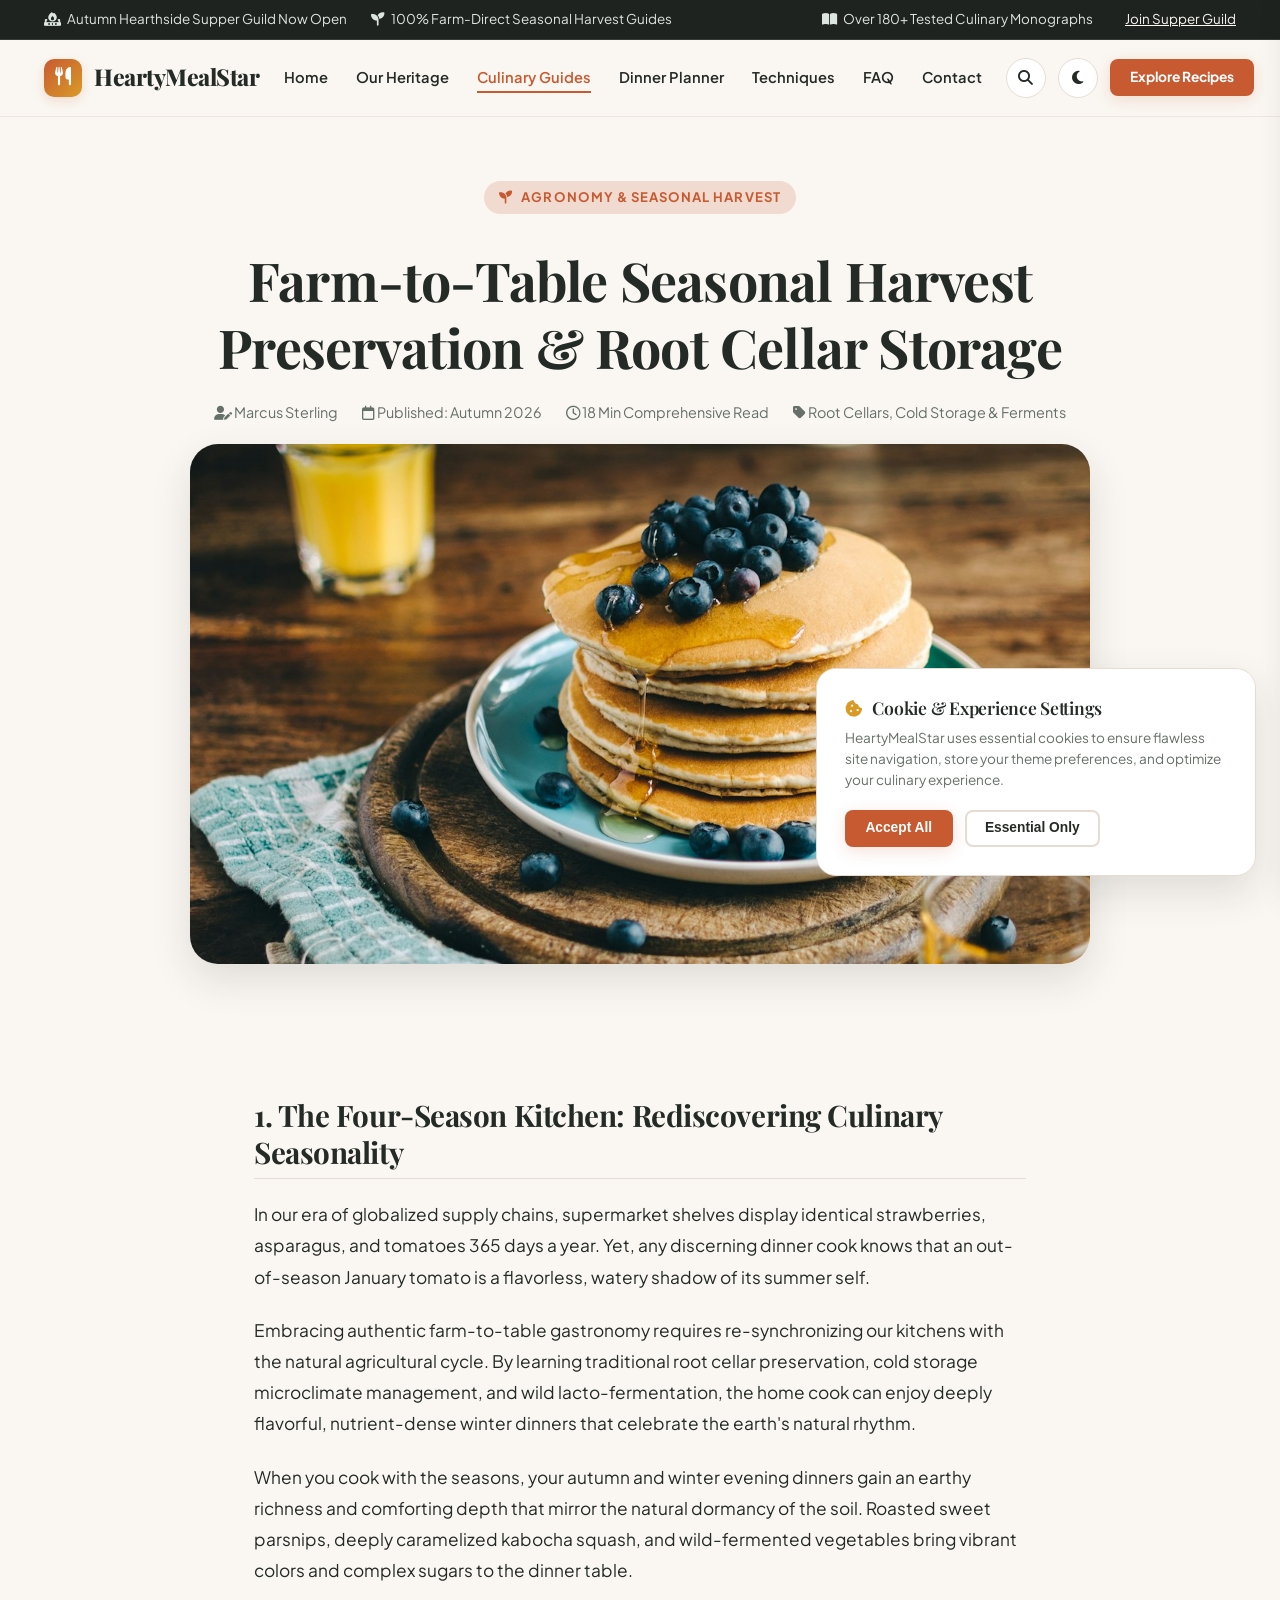
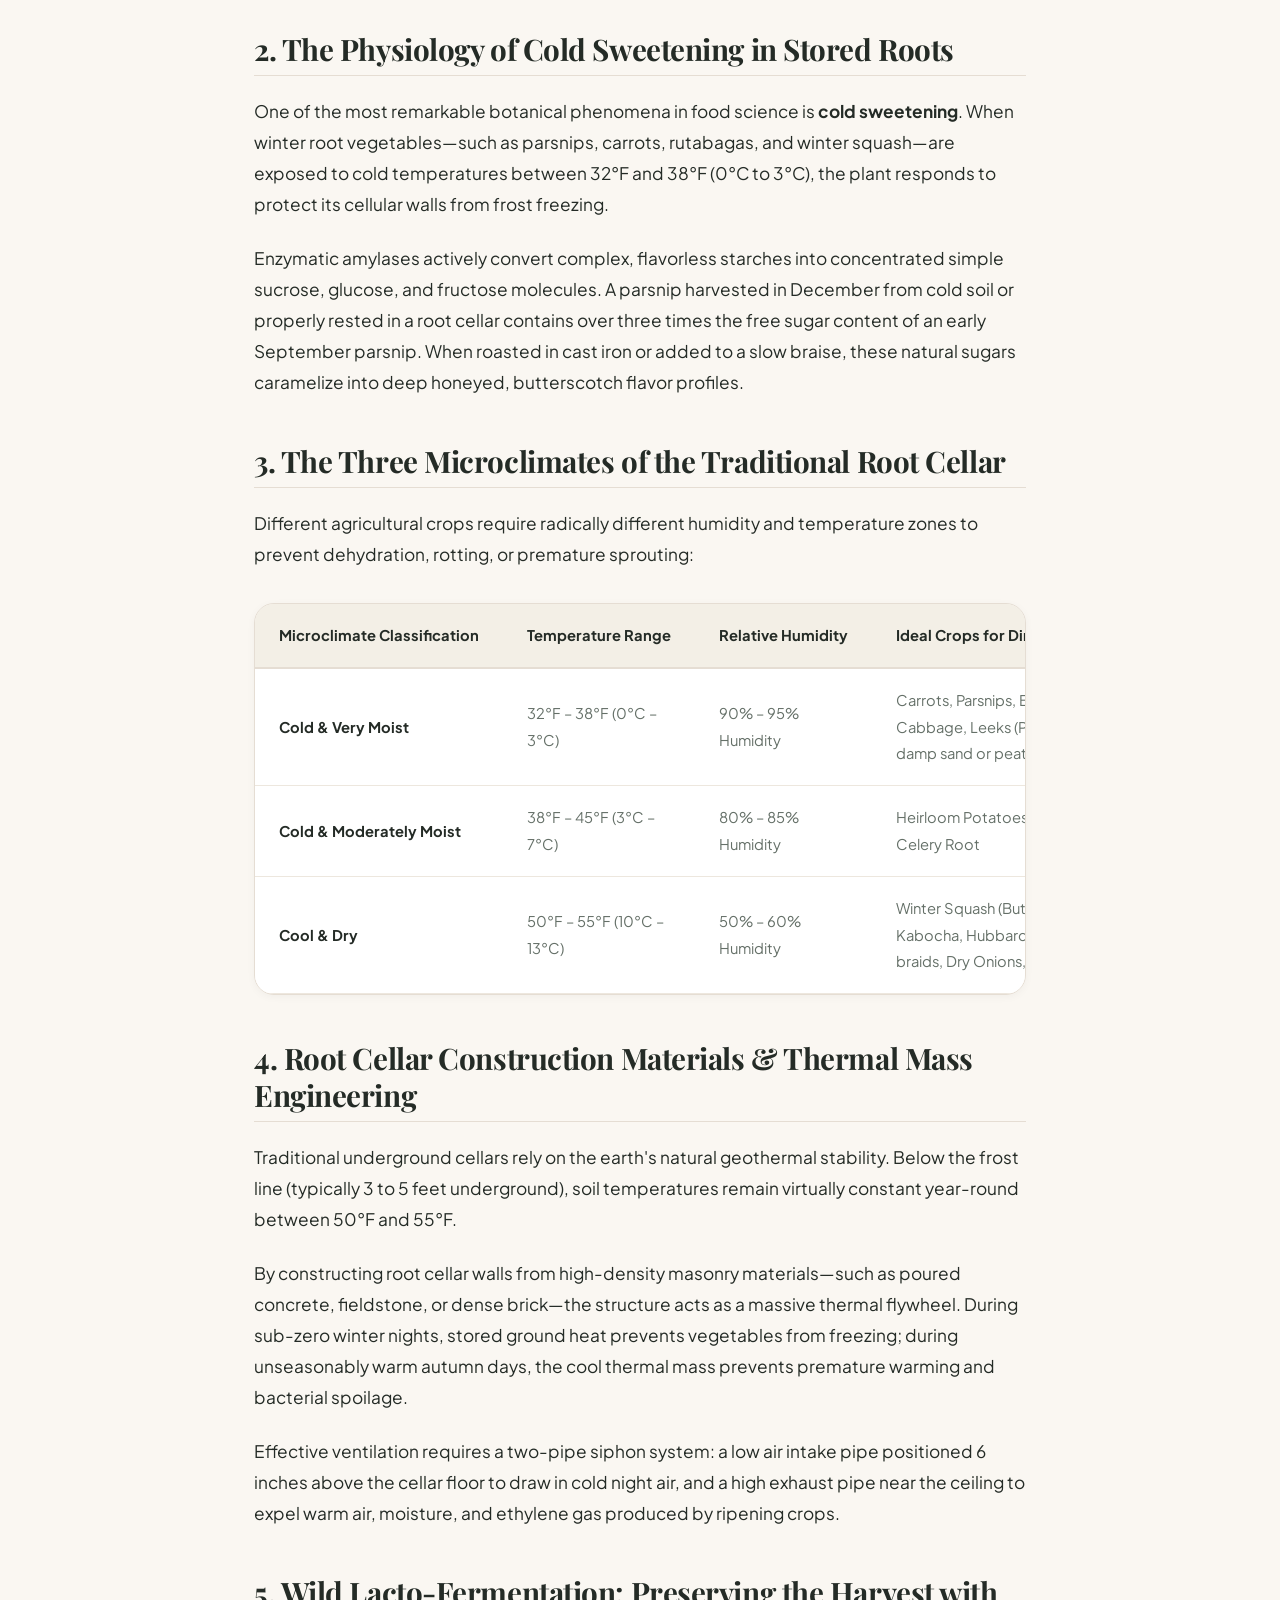
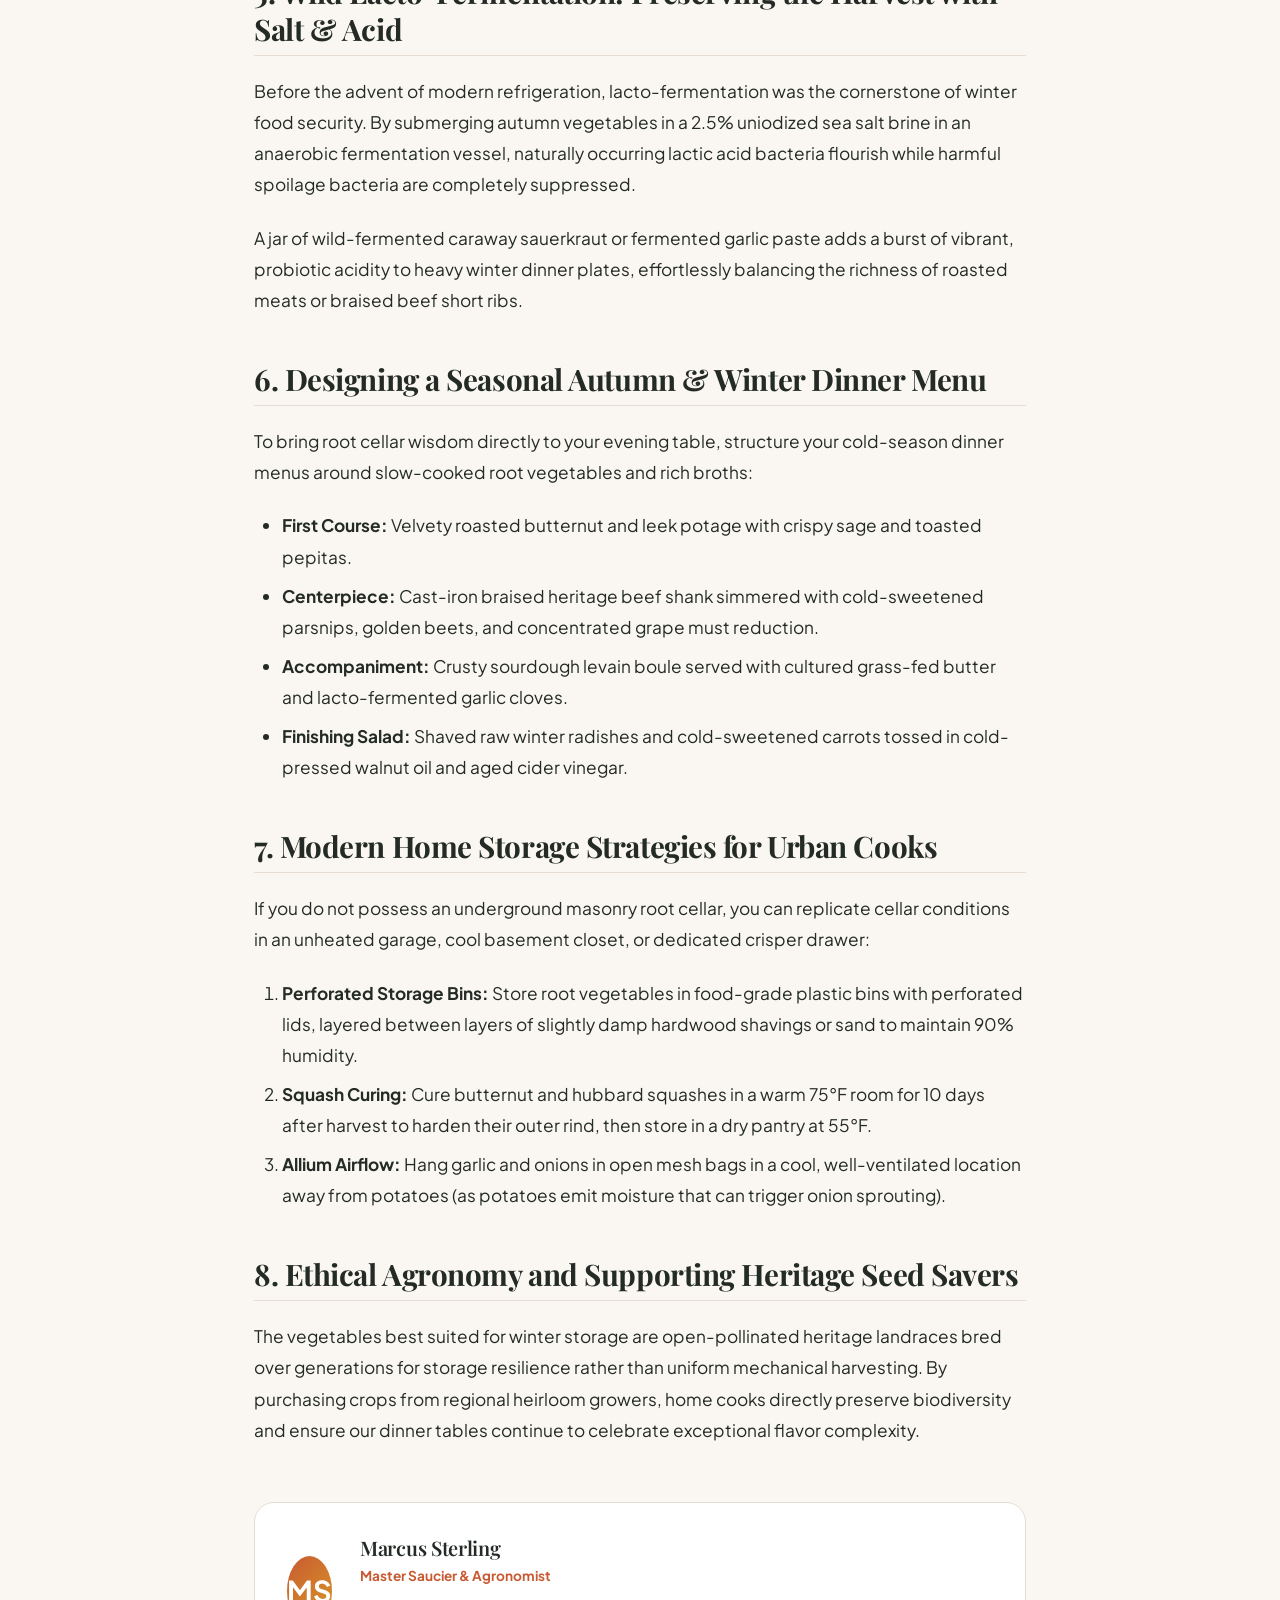
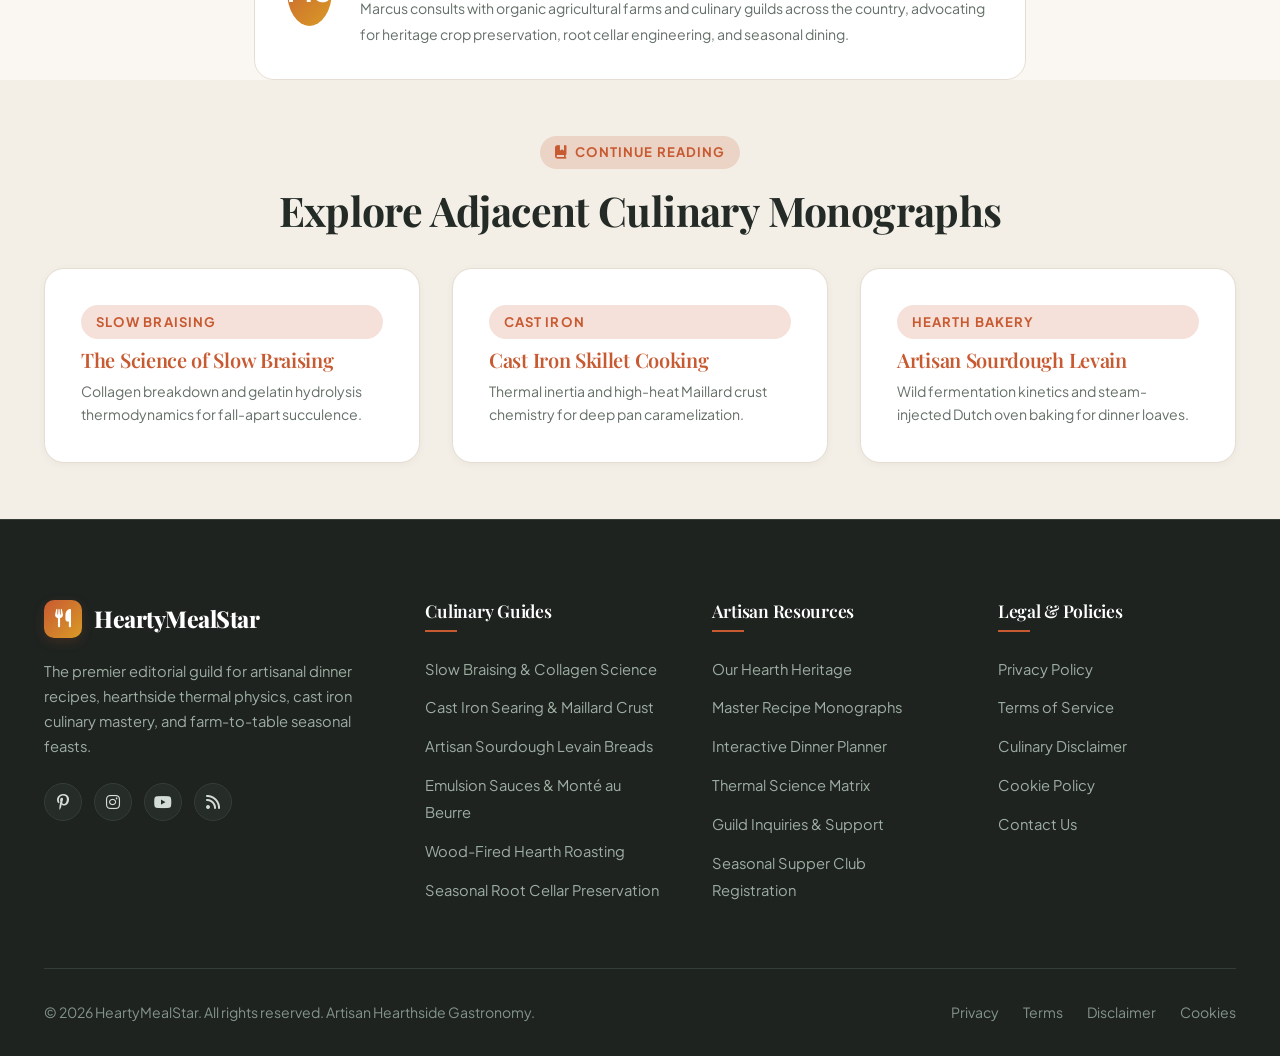
<file: blog/farm-to-table-seasonal-harvest-preservation-and-root-cellar-storage.html>
<!DOCTYPE html>
<html lang="en">
<head>
  <meta charset="UTF-8">
  <meta name="viewport" content="width=device-width, initial-scale=1.0">
  <title>Farm-to-Table Seasonal Harvest Preservation and Root Cellar Storage - HeartyMealStar Culinary Guild</title>
  <meta name="description" content="Explore traditional root cellar microclimates, cold storage starch-to-sugar conversion, lacto-fermentation, and crafting seasonal winter dinner feasts.">
  <link rel="canonical" href="https://heartymealstar.com/blog/farm-to-table-seasonal-harvest-preservation-and-root-cellar-storage.html">
  
  <!-- Google Analytics -->
  <script async src="https://www.googletagmanager.com/gtag/js?id=G-0LY0HY7L01"></script>
  <script>
    window.dataLayer = window.dataLayer || [];
    function gtag(){dataLayer.push(arguments);}
    gtag('js', new Date());
    gtag('config', 'G-0LY0HY7L01');
  </script>

  <link rel="stylesheet" href="https://cdnjs.cloudflare.com/ajax/libs/font-awesome/6.4.0/css/all.min.css">
  <link rel="stylesheet" href="../css/style.css">
</head>
<body>

  <!-- Reading Progress Bar -->
  <div id="readingProgressBar" class="reading-progress-bar"></div>

  <!-- Top Announcement Bar -->
  <div class="top-bar">
    <div class="container top-bar-content">
      <div class="top-bar-left">
        <span class="top-bar-item"><i class="fas fa-fire-burner"></i> Autumn Hearthside Supper Guild Now Open</span>
        <span class="top-bar-item"><i class="fas fa-seedling"></i> 100% Farm-Direct Seasonal Harvest Guides</span>
      </div>
      <div class="top-bar-right">
        <span class="top-bar-item"><i class="fas fa-book-open"></i> Over 180+ Tested Culinary Monographs</span>
        <a href="../contact.html" style="color:#FAF7F2; text-decoration:underline; margin-left:8px;">Join Supper Guild</a>
      </div>
    </div>
  </div>

  <!-- Site Navigation Header -->
  <header class="site-header">
    <div class="container header-inner">
      <a href="../index.html" class="brand-logo">
        <div class="brand-logo-icon"><i class="fas fa-utensils"></i></div>
        <span>HeartyMealStar</span>
      </a>

      <nav>
        <ul class="nav-menu">
          <li><a href="../index.html" class="nav-link">Home</a></li>
          <li><a href="../about.html" class="nav-link">Our Heritage</a></li>
          <li><a href="../blog.html" class="nav-link active">Culinary Guides</a></li>
          <li><a href="../index.html#configurator" class="nav-link">Dinner Planner</a></li>
          <li><a href="../index.html#techniques" class="nav-link">Techniques</a></li>
          <li><a href="../index.html#faq" class="nav-link">FAQ</a></li>
          <li><a href="../contact.html" class="nav-link">Contact</a></li>
        </ul>
      </nav>

      <div class="header-actions">
        <button id="searchModalTrigger" class="icon-btn" aria-label="Search Recipes"><i class="fas fa-search"></i></button>
        <button id="themeToggleBtn" class="icon-btn" aria-label="Toggle Theme"><i class="fas fa-moon"></i></button>
        <a href="../blog.html" class="btn btn-primary btn-sm">Explore Recipes</a>
        <button id="mobileMenuToggle" class="icon-btn hamburger-btn" aria-label="Open Menu"><i class="fas fa-bars"></i></button>
      </div>
    </div>
  </header>

  <!-- Mobile Drawer -->
  <div id="drawerOverlay" class="drawer-overlay"></div>
  <div id="mobileDrawer" class="mobile-drawer">
    <div class="mobile-drawer-header">
      <a href="../index.html" class="brand-logo">
        <div class="brand-logo-icon"><i class="fas fa-utensils"></i></div>
        <span>HeartyMealStar</span>
      </a>
      <button id="drawerCloseBtn" class="icon-btn" aria-label="Close Menu"><i class="fas fa-times"></i></button>
    </div>
    <ul class="mobile-nav-links">
      <li><a href="../index.html">Home</a></li>
      <li><a href="../about.html">Our Heritage</a></li>
      <li><a href="../blog.html">Culinary Guides</a></li>
      <li><a href="../index.html#configurator">Dinner Planner</a></li>
      <li><a href="../index.html#techniques">Techniques</a></li>
      <li><a href="../index.html#faq">FAQ</a></li>
      <li><a href="../contact.html">Contact Us</a></li>
    </ul>
    <div style="margin-top:auto; padding-top:2rem;">
      <a href="../blog.html" class="btn btn-primary" style="width:100%;">View All Guides</a>
    </div>
  </div>

  <!-- Search Modal Overlay -->
  <div id="searchModalOverlay" class="modal-overlay">
    <div class="search-modal-box">
      <div class="search-input-header">
        <i class="fas fa-search" style="color:var(--primary); margin-right:12px; font-size:1.2rem;"></i>
        <input type="text" id="liveSearchInput" placeholder="Search braises, cast iron techniques, reductions...">
        <button id="searchCloseBtn" class="icon-btn" style="border:none; background:none;" aria-label="Close search"><i class="fas fa-times"></i></button>
      </div>
      <div id="searchResultsContainer" class="search-results-list">
        <p style="color:var(--text-muted); font-size:0.88rem;">Type a culinary keyword or browse popular topics...</p>
      </div>
    </div>
  </div>

  <header class="article-header container">
    <span class="badge"><i class="fas fa-seedling"></i> Agronomy & Seasonal Harvest</span>
    <h1 style="margin: 1rem 0;">Farm-to-Table Seasonal Harvest Preservation & Root Cellar Storage</h1>
    <div class="article-meta">
      <span><i class="fas fa-user-pen"></i> Marcus Sterling</span>
      <span><i class="far fa-calendar"></i> Published: Autumn 2026</span>
      <span><i class="far fa-clock"></i> 18 Min Comprehensive Read</span>
      <span><i class="fas fa-tag"></i> Root Cellars, Cold Storage & Ferments</span>
    </div>
    <img src="../images/dinner-roasted-root-vegetables-pan.jpg" alt="Heirloom root vegetables and squash stored for winter dinner cooking" class="article-hero-img" width="1200" height="700">
  </header>

  <article class="container container-narrow article-content">
    <h2>1. The Four-Season Kitchen: Rediscovering Culinary Seasonality</h2>
    <p>
      In our era of globalized supply chains, supermarket shelves display identical strawberries, asparagus, and tomatoes 365 days a year. Yet, any discerning dinner cook knows that an out-of-season January tomato is a flavorless, watery shadow of its summer self.
    </p>
    <p>
      Embracing authentic farm-to-table gastronomy requires re-synchronizing our kitchens with the natural agricultural cycle. By learning traditional root cellar preservation, cold storage microclimate management, and wild lacto-fermentation, the home cook can enjoy deeply flavorful, nutrient-dense winter dinners that celebrate the earth's natural rhythm.
    </p>
    <p>
      When you cook with the seasons, your autumn and winter evening dinners gain an earthy richness and comforting depth that mirror the natural dormancy of the soil. Roasted sweet parsnips, deeply caramelized kabocha squash, and wild-fermented vegetables bring vibrant colors and complex sugars to the dinner table.
    </p>

    <h2>2. The Physiology of Cold Sweetening in Stored Roots</h2>
    <p>
      One of the most remarkable botanical phenomena in food science is <strong>cold sweetening</strong>. When winter root vegetables—such as parsnips, carrots, rutabagas, and winter squash—are exposed to cold temperatures between 32°F and 38°F (0°C to 3°C), the plant responds to protect its cellular walls from frost freezing.
    </p>
    <p>
      Enzymatic amylases actively convert complex, flavorless starches into concentrated simple sucrose, glucose, and fructose molecules. A parsnip harvested in December from cold soil or properly rested in a root cellar contains over three times the free sugar content of an early September parsnip. When roasted in cast iron or added to a slow braise, these natural sugars caramelize into deep honeyed, butterscotch flavor profiles.
    </p>

    <h2>3. The Three Microclimates of the Traditional Root Cellar</h2>
    <p>
      Different agricultural crops require radically different humidity and temperature zones to prevent dehydration, rotting, or premature sprouting:
    </p>

    <div class="table-responsive" style="margin:2rem 0;">
      <table class="custom-table">
        <thead>
          <tr>
            <th>Microclimate Classification</th>
            <th>Temperature Range</th>
            <th>Relative Humidity</th>
            <th>Ideal Crops for Dinner Storage</th>
          </tr>
        </thead>
        <tbody>
          <tr>
            <td><strong>Cold & Very Moist</strong></td>
            <td>32°F – 38°F (0°C – 3°C)</td>
            <td>90% – 95% Humidity</td>
            <td>Carrots, Parsnips, Beets, Turnips, Cabbage, Leeks (Packed in damp sand or peat)</td>
          </tr>
          <tr>
            <td><strong>Cold & Moderately Moist</strong></td>
            <td>38°F – 45°F (3°C – 7°C)</td>
            <td>80% – 85% Humidity</td>
            <td>Heirloom Potatoes, Rutabagas, Celery Root</td>
          </tr>
          <tr>
            <td><strong>Cool & Dry</strong></td>
            <td>50°F – 55°F (10°C – 13°C)</td>
            <td>50% – 60% Humidity</td>
            <td>Winter Squash (Butternut, Kabocha, Hubbard), Garlic braids, Dry Onions, Shallots</td>
          </tr>
        </tbody>
      </table>
    </div>

    <h2>4. Root Cellar Construction Materials & Thermal Mass Engineering</h2>
    <p>
      Traditional underground cellars rely on the earth's natural geothermal stability. Below the frost line (typically 3 to 5 feet underground), soil temperatures remain virtually constant year-round between 50°F and 55°F.
    </p>
    <p>
      By constructing root cellar walls from high-density masonry materials—such as poured concrete, fieldstone, or dense brick—the structure acts as a massive thermal flywheel. During sub-zero winter nights, stored ground heat prevents vegetables from freezing; during unseasonably warm autumn days, the cool thermal mass prevents premature warming and bacterial spoilage.
    </p>
    <p>
      Effective ventilation requires a two-pipe siphon system: a low air intake pipe positioned 6 inches above the cellar floor to draw in cold night air, and a high exhaust pipe near the ceiling to expel warm air, moisture, and ethylene gas produced by ripening crops.
    </p>

    <h2>5. Wild Lacto-Fermentation: Preserving the Harvest with Salt & Acid</h2>
    <p>
      Before the advent of modern refrigeration, lacto-fermentation was the cornerstone of winter food security. By submerging autumn vegetables in a 2.5% uniodized sea salt brine in an anaerobic fermentation vessel, naturally occurring lactic acid bacteria flourish while harmful spoilage bacteria are completely suppressed.
    </p>
    <p>
      A jar of wild-fermented caraway sauerkraut or fermented garlic paste adds a burst of vibrant, probiotic acidity to heavy winter dinner plates, effortlessly balancing the richness of roasted meats or braised beef short ribs.
    </p>

    <h2>6. Designing a Seasonal Autumn & Winter Dinner Menu</h2>
    <p>
      To bring root cellar wisdom directly to your evening table, structure your cold-season dinner menus around slow-cooked root vegetables and rich broths:
    </p>
    <ul>
      <li><strong>First Course:</strong> Velvety roasted butternut and leek potage with crispy sage and toasted pepitas.</li>
      <li><strong>Centerpiece:</strong> Cast-iron braised heritage beef shank simmered with cold-sweetened parsnips, golden beets, and concentrated grape must reduction.</li>
      <li><strong>Accompaniment:</strong> Crusty sourdough levain boule served with cultured grass-fed butter and lacto-fermented garlic cloves.</li>
      <li><strong>Finishing Salad:</strong> Shaved raw winter radishes and cold-sweetened carrots tossed in cold-pressed walnut oil and aged cider vinegar.</li>
    </ul>

    <h2>7. Modern Home Storage Strategies for Urban Cooks</h2>
    <p>
      If you do not possess an underground masonry root cellar, you can replicate cellar conditions in an unheated garage, cool basement closet, or dedicated crisper drawer:
    </p>
    <ol>
      <li><strong>Perforated Storage Bins:</strong> Store root vegetables in food-grade plastic bins with perforated lids, layered between layers of slightly damp hardwood shavings or sand to maintain 90% humidity.</li>
      <li><strong>Squash Curing:</strong> Cure butternut and hubbard squashes in a warm 75°F room for 10 days after harvest to harden their outer rind, then store in a dry pantry at 55°F.</li>
      <li><strong>Allium Airflow:</strong> Hang garlic and onions in open mesh bags in a cool, well-ventilated location away from potatoes (as potatoes emit moisture that can trigger onion sprouting).</li>
    </ol>

    <h2>8. Ethical Agronomy and Supporting Heritage Seed Savers</h2>
    <p>
      The vegetables best suited for winter storage are open-pollinated heritage landraces bred over generations for storage resilience rather than uniform mechanical harvesting. By purchasing crops from regional heirloom growers, home cooks directly preserve biodiversity and ensure our dinner tables continue to celebrate exceptional flavor complexity.
    </p>

    <div class="article-author-card">
      <div class="author-avatar" style="width:70px; height:70px; font-size:1.8rem;">MS</div>
      <div>
        <h4 style="margin-bottom:0.25rem;">Marcus Sterling</h4>
        <span style="font-size:0.85rem; color:var(--primary); font-weight:700; display:block; margin-bottom:0.5rem;">Master Saucier & Agronomist</span>
        <p style="font-size:0.88rem; color:var(--text-muted); margin:0;">
          Marcus consults with organic agricultural farms and culinary guilds across the country, advocating for heritage crop preservation, root cellar engineering, and seasonal dining.
        </p>
      </div>
    </div>
  </article>

  <!-- Related Monographs Navigation -->
  <section class="section section-alt" style="padding: 3.5rem 0;">
    <div class="container">
      <div class="section-header" style="margin-bottom:2rem;">
        <span class="badge"><i class="fas fa-book-bookmark"></i> Continue Reading</span>
        <h2>Explore Adjacent Culinary Monographs</h2>
      </div>
      <div class="grid-3">
        <div class="feature-card">
          <span class="badge" style="margin-bottom:0.5rem;">Slow Braising</span>
          <h4 style="margin-bottom:0.5rem;"><a href="the-science-of-slow-braising-collagen-breakdown-and-gelatin-hydrolysis.html">The Science of Slow Braising</a></h4>
          <p style="font-size:0.88rem;">Collagen breakdown and gelatin hydrolysis thermodynamics for fall-apart succulence.</p>
        </div>
        <div class="feature-card">
          <span class="badge" style="margin-bottom:0.5rem;">Cast Iron</span>
          <h4 style="margin-bottom:0.5rem;"><a href="cast-iron-skillet-cooking-thermal-inertia-and-maillard-crust-chemistry.html">Cast Iron Skillet Cooking</a></h4>
          <p style="font-size:0.88rem;">Thermal inertia and high-heat Maillard crust chemistry for deep pan caramelization.</p>
        </div>
        <div class="feature-card">
          <span class="badge" style="margin-bottom:0.5rem;">Hearth Bakery</span>
          <h4 style="margin-bottom:0.5rem;"><a href="artisan-sourdough-levain-fermentation-kinetics-for-dinner-breads.html">Artisan Sourdough Levain</a></h4>
          <p style="font-size:0.88rem;">Wild fermentation kinetics and steam-injected Dutch oven baking for dinner loaves.</p>
        </div>
      </div>
    </div>
  </section>

  <!-- Site Footer -->
  <footer class="site-footer">
    <div class="container">
      <div class="footer-grid">
        <div class="footer-col footer-brand">
          <a href="../index.html" class="brand-logo">
            <div class="brand-logo-icon"><i class="fas fa-utensils"></i></div>
            <span>HeartyMealStar</span>
          </a>
          <p>
            The premier editorial guild for artisanal dinner recipes, hearthside thermal physics, cast iron culinary mastery, and farm-to-table seasonal feasts.
          </p>
          <div class="footer-socials">
            <a href="#" class="social-icon" aria-label="Pinterest"><i class="fab fa-pinterest-p"></i></a>
            <a href="#" class="social-icon" aria-label="Instagram"><i class="fab fa-instagram"></i></a>
            <a href="#" class="social-icon" aria-label="YouTube"><i class="fab fa-youtube"></i></a>
            <a href="#" class="social-icon" aria-label="RSS Feed"><i class="fas fa-rss"></i></a>
          </div>
        </div>

        <div class="footer-col">
          <h4>Culinary Guides</h4>
          <ul class="footer-links">
            <li><a href="the-science-of-slow-braising-collagen-breakdown-and-gelatin-hydrolysis.html">Slow Braising & Collagen Science</a></li>
            <li><a href="cast-iron-skillet-cooking-thermal-inertia-and-maillard-crust-chemistry.html">Cast Iron Searing & Maillard Crust</a></li>
            <li><a href="artisan-sourdough-levain-fermentation-kinetics-for-dinner-breads.html">Artisan Sourdough Levain Breads</a></li>
            <li><a href="culinary-emulsion-sauces-hollandaise-veloute-and-lipid-suspensions.html">Emulsion Sauces & Monté au Beurre</a></li>
            <li><a href="wood-fired-hearth-roasting-radiant-heat-and-aromatic-smoke-physics.html">Wood-Fired Hearth Roasting</a></li>
            <li><a href="farm-to-table-seasonal-harvest-preservation-and-root-cellar-storage.html">Seasonal Root Cellar Preservation</a></li>
          </ul>
        </div>

        <div class="footer-col">
          <h4>Artisan Resources</h4>
          <ul class="footer-links">
            <li><a href="../about.html">Our Hearth Heritage</a></li>
            <li><a href="../blog.html">Master Recipe Monographs</a></li>
            <li><a href="../index.html#configurator">Interactive Dinner Planner</a></li>
            <li><a href="../index.html#techniques">Thermal Science Matrix</a></li>
            <li><a href="../contact.html">Guild Inquiries & Support</a></li>
            <li><a href="../contact.html">Seasonal Supper Club Registration</a></li>
          </ul>
        </div>

        <div class="footer-col">
          <h4>Legal & Policies</h4>
          <ul class="footer-links">
            <li><a href="../privacy.html">Privacy Policy</a></li>
            <li><a href="../terms.html">Terms of Service</a></li>
            <li><a href="../disclaimer.html">Culinary Disclaimer</a></li>
            <li><a href="../cookies.html">Cookie Policy</a></li>
            <li><a href="../contact.html">Contact Us</a></li>
          </ul>
        </div>
      </div>

      <div class="footer-bottom">
        <div>
          &copy; 2026 HeartyMealStar. All rights reserved. Artisan Hearthside Gastronomy.
        </div>
        <div class="footer-legal-links">
          <a href="../privacy.html">Privacy</a>
          <a href="../terms.html">Terms</a>
          <a href="../disclaimer.html">Disclaimer</a>
          <a href="../cookies.html">Cookies</a>
        </div>
      </div>
    </div>
  </footer>

  <!-- Cookie Banner -->
  <div id="cookieBanner" class="cookie-banner">
    <h4><i class="fas fa-cookie-bite" style="color:var(--secondary); margin-right:6px;"></i> Cookie & Experience Settings</h4>
    <p>
      HeartyMealStar uses essential cookies to ensure flawless site navigation, store your theme preferences, and optimize your culinary experience.
    </p>
    <div class="cookie-banner-actions">
      <button id="cookieAcceptBtn" class="btn btn-primary btn-sm">Accept All</button>
      <button id="cookieDeclineBtn" class="btn btn-outline btn-sm">Essential Only</button>
    </div>
  </div>

  <!-- Back to Top Button -->
  <button id="backToTopBtn" class="back-to-top" aria-label="Back to top"><i class="fas fa-arrow-up"></i></button>

  <script src="../js/main.js"></script>
</body>
</html>
</file>
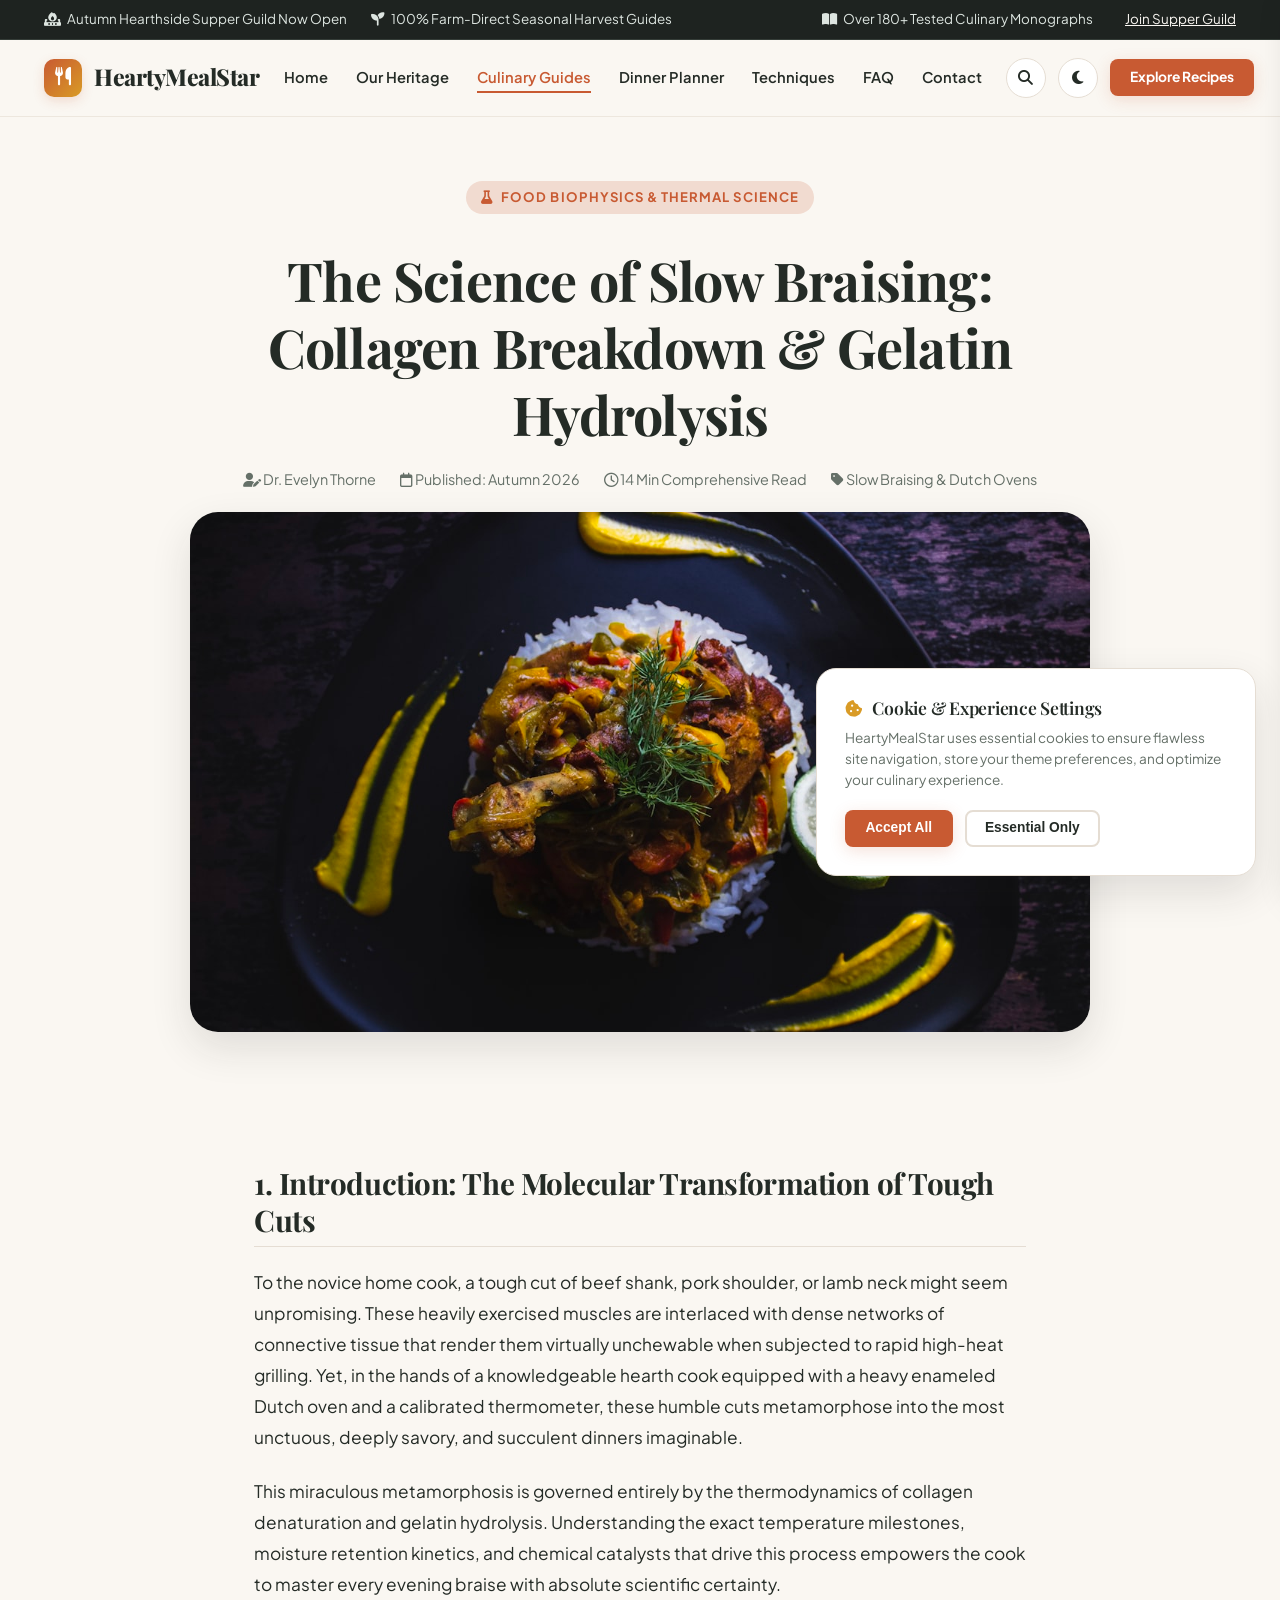
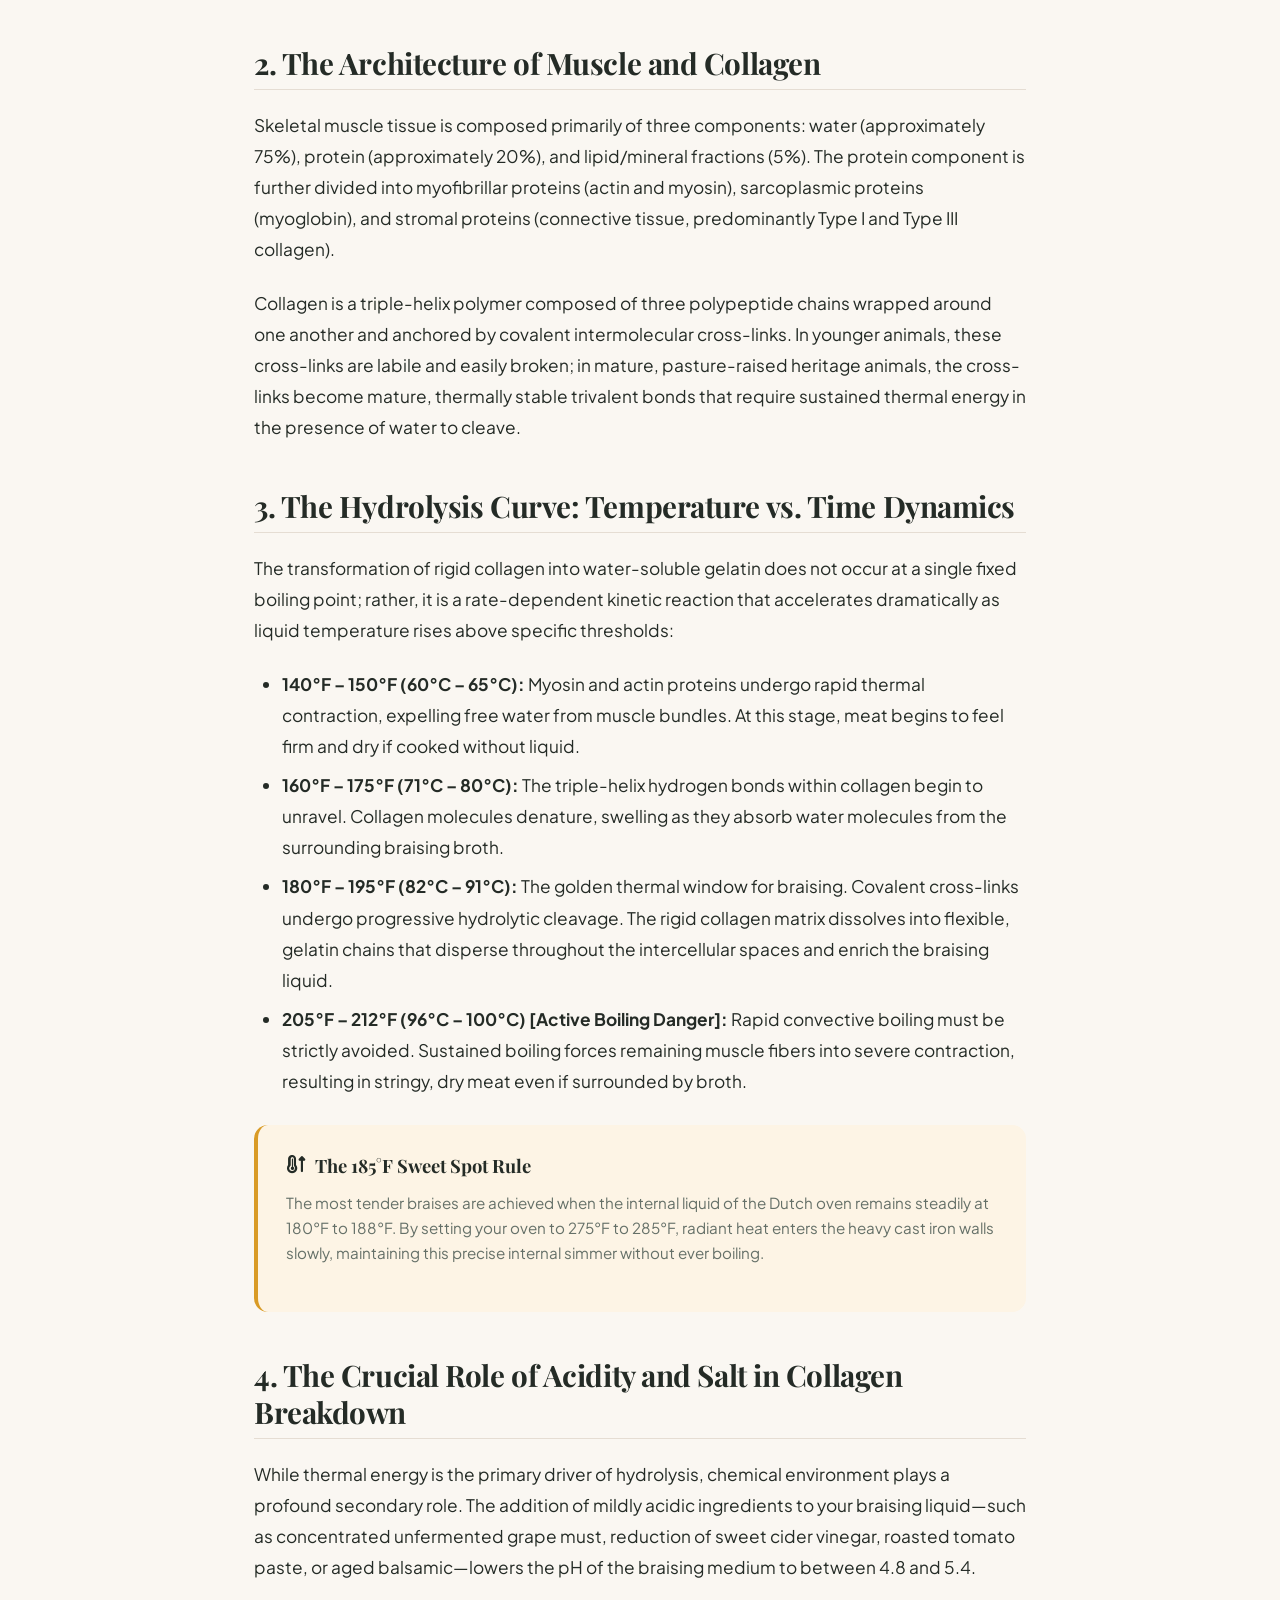
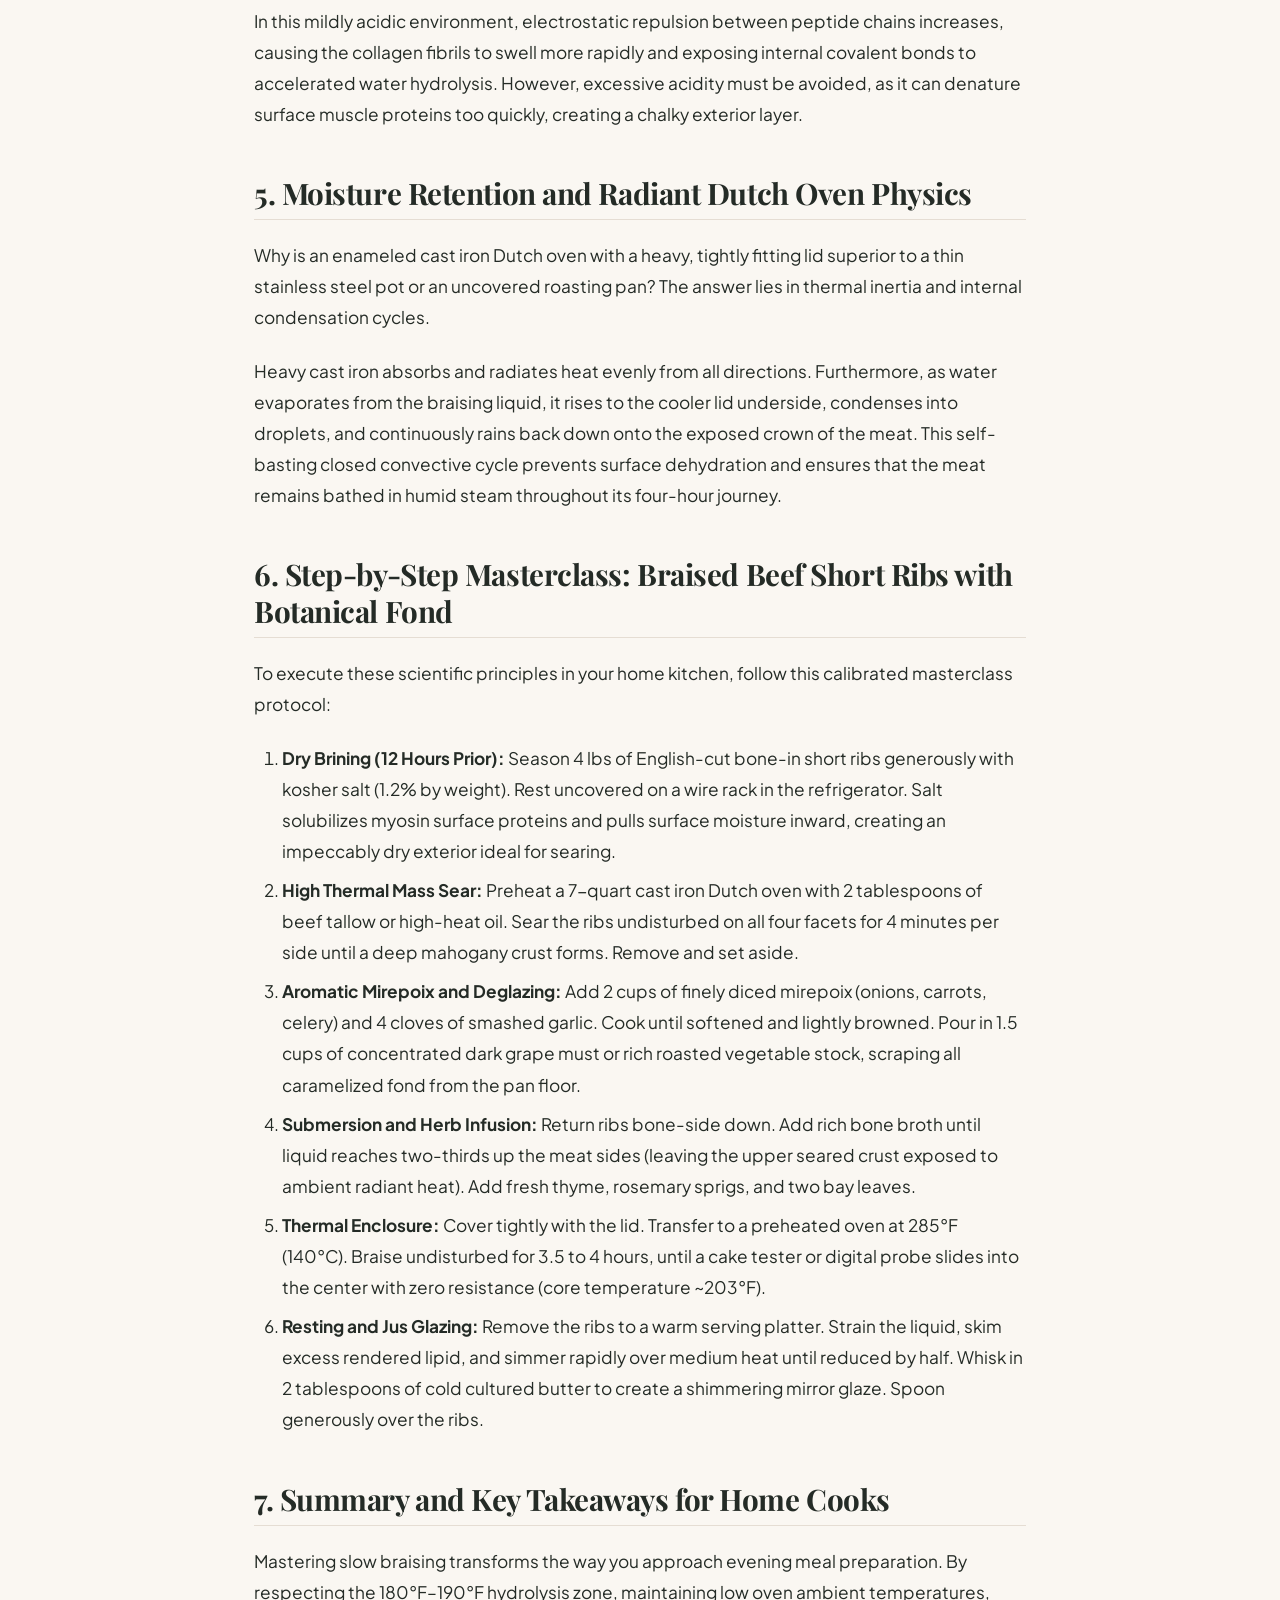
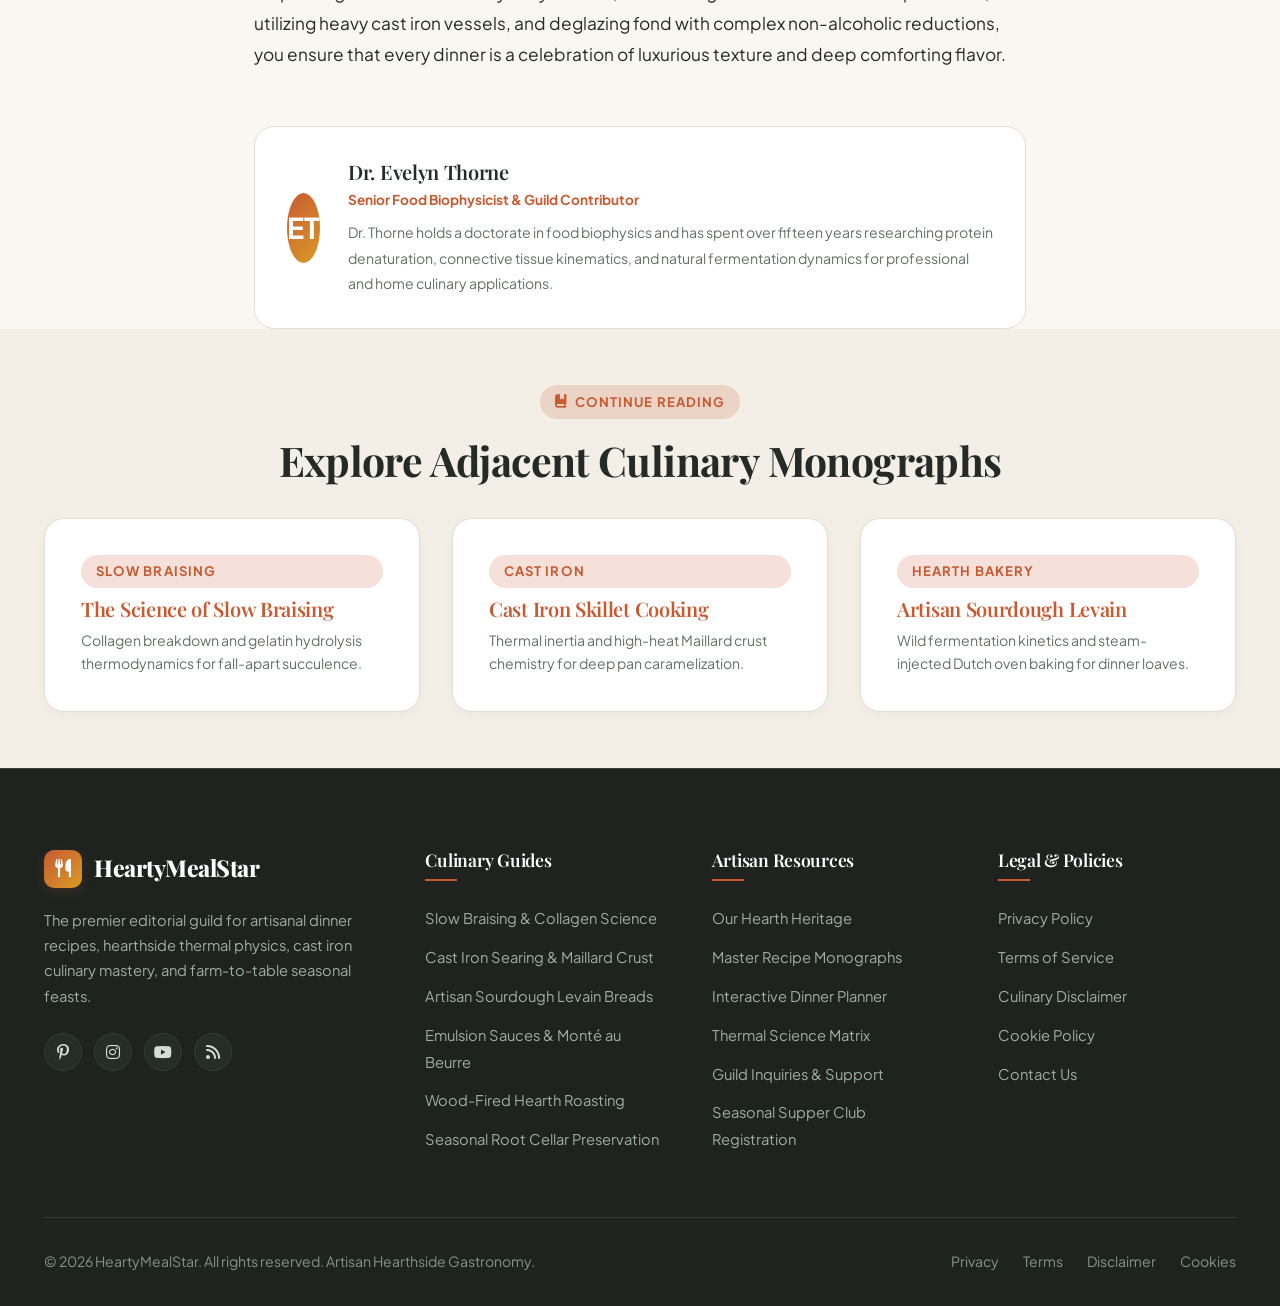
<file: blog/the-science-of-slow-braising-collagen-breakdown-and-gelatin-hydrolysis.html>
<!DOCTYPE html>
<html lang="en">
<head>
  <meta charset="UTF-8">
  <meta name="viewport" content="width=device-width, initial-scale=1.0">
  <title>The Science of Slow Braising: Collagen Breakdown and Gelatin Hydrolysis - HeartyMealStar Culinary Guild</title>
  <meta name="description" content="Master the thermal chemistry of slow Dutch oven braising. How collagen transforms into velvety gelatin between 160°F and 190°F for succulent dinner roasts.">
  <link rel="canonical" href="https://heartymealstar.com/blog/the-science-of-slow-braising-collagen-breakdown-and-gelatin-hydrolysis.html">
  
  <!-- Google Analytics -->
  <script async src="https://www.googletagmanager.com/gtag/js?id=G-0LY0HY7L01"></script>
  <script>
    window.dataLayer = window.dataLayer || [];
    function gtag(){dataLayer.push(arguments);}
    gtag('js', new Date());
    gtag('config', 'G-0LY0HY7L01');
  </script>

  <link rel="stylesheet" href="https://cdnjs.cloudflare.com/ajax/libs/font-awesome/6.4.0/css/all.min.css">
  <link rel="stylesheet" href="../css/style.css">
</head>
<body>

  <!-- Reading Progress Bar -->
  <div id="readingProgressBar" class="reading-progress-bar"></div>

  <!-- Top Announcement Bar -->
  <div class="top-bar">
    <div class="container top-bar-content">
      <div class="top-bar-left">
        <span class="top-bar-item"><i class="fas fa-fire-burner"></i> Autumn Hearthside Supper Guild Now Open</span>
        <span class="top-bar-item"><i class="fas fa-seedling"></i> 100% Farm-Direct Seasonal Harvest Guides</span>
      </div>
      <div class="top-bar-right">
        <span class="top-bar-item"><i class="fas fa-book-open"></i> Over 180+ Tested Culinary Monographs</span>
        <a href="../contact.html" style="color:#FAF7F2; text-decoration:underline; margin-left:8px;">Join Supper Guild</a>
      </div>
    </div>
  </div>

  <!-- Site Navigation Header -->
  <header class="site-header">
    <div class="container header-inner">
      <a href="../index.html" class="brand-logo">
        <div class="brand-logo-icon"><i class="fas fa-utensils"></i></div>
        <span>HeartyMealStar</span>
      </a>

      <nav>
        <ul class="nav-menu">
          <li><a href="../index.html" class="nav-link">Home</a></li>
          <li><a href="../about.html" class="nav-link">Our Heritage</a></li>
          <li><a href="../blog.html" class="nav-link active">Culinary Guides</a></li>
          <li><a href="../index.html#configurator" class="nav-link">Dinner Planner</a></li>
          <li><a href="../index.html#techniques" class="nav-link">Techniques</a></li>
          <li><a href="../index.html#faq" class="nav-link">FAQ</a></li>
          <li><a href="../contact.html" class="nav-link">Contact</a></li>
        </ul>
      </nav>

      <div class="header-actions">
        <button id="searchModalTrigger" class="icon-btn" aria-label="Search Recipes"><i class="fas fa-search"></i></button>
        <button id="themeToggleBtn" class="icon-btn" aria-label="Toggle Theme"><i class="fas fa-moon"></i></button>
        <a href="../blog.html" class="btn btn-primary btn-sm">Explore Recipes</a>
        <button id="mobileMenuToggle" class="icon-btn hamburger-btn" aria-label="Open Menu"><i class="fas fa-bars"></i></button>
      </div>
    </div>
  </header>

  <!-- Mobile Drawer -->
  <div id="drawerOverlay" class="drawer-overlay"></div>
  <div id="mobileDrawer" class="mobile-drawer">
    <div class="mobile-drawer-header">
      <a href="../index.html" class="brand-logo">
        <div class="brand-logo-icon"><i class="fas fa-utensils"></i></div>
        <span>HeartyMealStar</span>
      </a>
      <button id="drawerCloseBtn" class="icon-btn" aria-label="Close Menu"><i class="fas fa-times"></i></button>
    </div>
    <ul class="mobile-nav-links">
      <li><a href="../index.html">Home</a></li>
      <li><a href="../about.html">Our Heritage</a></li>
      <li><a href="../blog.html">Culinary Guides</a></li>
      <li><a href="../index.html#configurator">Dinner Planner</a></li>
      <li><a href="../index.html#techniques">Techniques</a></li>
      <li><a href="../index.html#faq">FAQ</a></li>
      <li><a href="../contact.html">Contact Us</a></li>
    </ul>
    <div style="margin-top:auto; padding-top:2rem;">
      <a href="../blog.html" class="btn btn-primary" style="width:100%;">View All Guides</a>
    </div>
  </div>

  <!-- Search Modal Overlay -->
  <div id="searchModalOverlay" class="modal-overlay">
    <div class="search-modal-box">
      <div class="search-input-header">
        <i class="fas fa-search" style="color:var(--primary); margin-right:12px; font-size:1.2rem;"></i>
        <input type="text" id="liveSearchInput" placeholder="Search braises, cast iron techniques, reductions...">
        <button id="searchCloseBtn" class="icon-btn" style="border:none; background:none;" aria-label="Close search"><i class="fas fa-times"></i></button>
      </div>
      <div id="searchResultsContainer" class="search-results-list">
        <p style="color:var(--text-muted); font-size:0.88rem;">Type a culinary keyword or browse popular topics...</p>
      </div>
    </div>
  </div>

  <header class="article-header container">
    <span class="badge"><i class="fas fa-flask"></i> Food Biophysics & Thermal Science</span>
    <h1 style="margin: 1rem 0;">The Science of Slow Braising: Collagen Breakdown & Gelatin Hydrolysis</h1>
    <div class="article-meta">
      <span><i class="fas fa-user-pen"></i> Dr. Evelyn Thorne</span>
      <span><i class="far fa-calendar"></i> Published: Autumn 2026</span>
      <span><i class="far fa-clock"></i> 14 Min Comprehensive Read</span>
      <span><i class="fas fa-tag"></i> Slow Braising & Dutch Ovens</span>
    </div>
    <img src="../images/dinner-slow-cooker-chili-pot.jpg" alt="Rich braised short ribs in cast iron pot" class="article-hero-img" width="1200" height="700">
  </header>

  <article class="container container-narrow article-content">
    <h2>1. Introduction: The Molecular Transformation of Tough Cuts</h2>
    <p>
      To the novice home cook, a tough cut of beef shank, pork shoulder, or lamb neck might seem unpromising. These heavily exercised muscles are interlaced with dense networks of connective tissue that render them virtually unchewable when subjected to rapid high-heat grilling. Yet, in the hands of a knowledgeable hearth cook equipped with a heavy enameled Dutch oven and a calibrated thermometer, these humble cuts metamorphose into the most unctuous, deeply savory, and succulent dinners imaginable.
    </p>
    <p>
      This miraculous metamorphosis is governed entirely by the thermodynamics of collagen denaturation and gelatin hydrolysis. Understanding the exact temperature milestones, moisture retention kinetics, and chemical catalysts that drive this process empowers the cook to master every evening braise with absolute scientific certainty.
    </p>

    <h2>2. The Architecture of Muscle and Collagen</h2>
    <p>
      Skeletal muscle tissue is composed primarily of three components: water (approximately 75%), protein (approximately 20%), and lipid/mineral fractions (5%). The protein component is further divided into myofibrillar proteins (actin and myosin), sarcoplasmic proteins (myoglobin), and stromal proteins (connective tissue, predominantly Type I and Type III collagen).
    </p>
    <p>
      Collagen is a triple-helix polymer composed of three polypeptide chains wrapped around one another and anchored by covalent intermolecular cross-links. In younger animals, these cross-links are labile and easily broken; in mature, pasture-raised heritage animals, the cross-links become mature, thermally stable trivalent bonds that require sustained thermal energy in the presence of water to cleave.
    </p>

    <h2>3. The Hydrolysis Curve: Temperature vs. Time Dynamics</h2>
    <p>
      The transformation of rigid collagen into water-soluble gelatin does not occur at a single fixed boiling point; rather, it is a rate-dependent kinetic reaction that accelerates dramatically as liquid temperature rises above specific thresholds:
    </p>
    <ul>
      <li><strong>140°F – 150°F (60°C – 65°C):</strong> Myosin and actin proteins undergo rapid thermal contraction, expelling free water from muscle bundles. At this stage, meat begins to feel firm and dry if cooked without liquid.</li>
      <li><strong>160°F – 175°F (71°C – 80°C):</strong> The triple-helix hydrogen bonds within collagen begin to unravel. Collagen molecules denature, swelling as they absorb water molecules from the surrounding braising broth.</li>
      <li><strong>180°F – 195°F (82°C – 91°C):</strong> The golden thermal window for braising. Covalent cross-links undergo progressive hydrolytic cleavage. The rigid collagen matrix dissolves into flexible, gelatin chains that disperse throughout the intercellular spaces and enrich the braising liquid.</li>
      <li><strong>205°F – 212°F (96°C – 100°C) [Active Boiling Danger]:</strong> Rapid convective boiling must be strictly avoided. Sustained boiling forces remaining muscle fibers into severe contraction, resulting in stringy, dry meat even if surrounded by broth.</li>
    </ul>

    <div class="callout callout-secondary">
      <div class="callout-title"><i class="fas fa-temperature-arrow-up"></i> The 185°F Sweet Spot Rule</div>
      <p>
        The most tender braises are achieved when the internal liquid of the Dutch oven remains steadily at 180°F to 188°F. By setting your oven to 275°F to 285°F, radiant heat enters the heavy cast iron walls slowly, maintaining this precise internal simmer without ever boiling.
      </p>
    </div>

    <h2>4. The Crucial Role of Acidity and Salt in Collagen Breakdown</h2>
    <p>
      While thermal energy is the primary driver of hydrolysis, chemical environment plays a profound secondary role. The addition of mildly acidic ingredients to your braising liquid—such as concentrated unfermented grape must, reduction of sweet cider vinegar, roasted tomato paste, or aged balsamic—lowers the pH of the braising medium to between 4.8 and 5.4.
    </p>
    <p>
      In this mildly acidic environment, electrostatic repulsion between peptide chains increases, causing the collagen fibrils to swell more rapidly and exposing internal covalent bonds to accelerated water hydrolysis. However, excessive acidity must be avoided, as it can denature surface muscle proteins too quickly, creating a chalky exterior layer.
    </p>

    <h2>5. Moisture Retention and Radiant Dutch Oven Physics</h2>
    <p>
      Why is an enameled cast iron Dutch oven with a heavy, tightly fitting lid superior to a thin stainless steel pot or an uncovered roasting pan? The answer lies in thermal inertia and internal condensation cycles.
    </p>
    <p>
      Heavy cast iron absorbs and radiates heat evenly from all directions. Furthermore, as water evaporates from the braising liquid, it rises to the cooler lid underside, condenses into droplets, and continuously rains back down onto the exposed crown of the meat. This self-basting closed convective cycle prevents surface dehydration and ensures that the meat remains bathed in humid steam throughout its four-hour journey.
    </p>

    <h2>6. Step-by-Step Masterclass: Braised Beef Short Ribs with Botanical Fond</h2>
    <p>
      To execute these scientific principles in your home kitchen, follow this calibrated masterclass protocol:
    </p>
    <ol>
      <li><strong>Dry Brining (12 Hours Prior):</strong> Season 4 lbs of English-cut bone-in short ribs generously with kosher salt (1.2% by weight). Rest uncovered on a wire rack in the refrigerator. Salt solubilizes myosin surface proteins and pulls surface moisture inward, creating an impeccably dry exterior ideal for searing.</li>
      <li><strong>High Thermal Mass Sear:</strong> Preheat a 7-quart cast iron Dutch oven with 2 tablespoons of beef tallow or high-heat oil. Sear the ribs undisturbed on all four facets for 4 minutes per side until a deep mahogany crust forms. Remove and set aside.</li>
      <li><strong>Aromatic Mirepoix and Deglazing:</strong> Add 2 cups of finely diced mirepoix (onions, carrots, celery) and 4 cloves of smashed garlic. Cook until softened and lightly browned. Pour in 1.5 cups of concentrated dark grape must or rich roasted vegetable stock, scraping all caramelized fond from the pan floor.</li>
      <li><strong>Submersion and Herb Infusion:</strong> Return ribs bone-side down. Add rich bone broth until liquid reaches two-thirds up the meat sides (leaving the upper seared crust exposed to ambient radiant heat). Add fresh thyme, rosemary sprigs, and two bay leaves.</li>
      <li><strong>Thermal Enclosure:</strong> Cover tightly with the lid. Transfer to a preheated oven at 285°F (140°C). Braise undisturbed for 3.5 to 4 hours, until a cake tester or digital probe slides into the center with zero resistance (core temperature ~203°F).</li>
      <li><strong>Resting and Jus Glazing:</strong> Remove the ribs to a warm serving platter. Strain the liquid, skim excess rendered lipid, and simmer rapidly over medium heat until reduced by half. Whisk in 2 tablespoons of cold cultured butter to create a shimmering mirror glaze. Spoon generously over the ribs.</li>
    </ol>

    <h2>7. Summary and Key Takeaways for Home Cooks</h2>
    <p>
      Mastering slow braising transforms the way you approach evening meal preparation. By respecting the 180°F–190°F hydrolysis zone, maintaining low oven ambient temperatures, utilizing heavy cast iron vessels, and deglazing fond with complex non-alcoholic reductions, you ensure that every dinner is a celebration of luxurious texture and deep comforting flavor.
    </p>

    <div class="article-author-card">
      <div class="author-avatar" style="width:70px; height:70px; font-size:1.8rem;">ET</div>
      <div>
        <h4 style="margin-bottom:0.25rem;">Dr. Evelyn Thorne</h4>
        <span style="font-size:0.85rem; color:var(--primary); font-weight:700; display:block; margin-bottom:0.5rem;">Senior Food Biophysicist & Guild Contributor</span>
        <p style="font-size:0.88rem; color:var(--text-muted); margin:0;">
          Dr. Thorne holds a doctorate in food biophysics and has spent over fifteen years researching protein denaturation, connective tissue kinematics, and natural fermentation dynamics for professional and home culinary applications.
        </p>
      </div>
    </div>
  </article>

  <!-- Related Monographs Navigation -->
  <section class="section section-alt" style="padding: 3.5rem 0;">
    <div class="container">
      <div class="section-header" style="margin-bottom:2rem;">
        <span class="badge"><i class="fas fa-book-bookmark"></i> Continue Reading</span>
        <h2>Explore Adjacent Culinary Monographs</h2>
      </div>
      <div class="grid-3">
        <div class="feature-card">
          <span class="badge" style="margin-bottom:0.5rem;">Slow Braising</span>
          <h4 style="margin-bottom:0.5rem;"><a href="the-science-of-slow-braising-collagen-breakdown-and-gelatin-hydrolysis.html">The Science of Slow Braising</a></h4>
          <p style="font-size:0.88rem;">Collagen breakdown and gelatin hydrolysis thermodynamics for fall-apart succulence.</p>
        </div>
        <div class="feature-card">
          <span class="badge" style="margin-bottom:0.5rem;">Cast Iron</span>
          <h4 style="margin-bottom:0.5rem;"><a href="cast-iron-skillet-cooking-thermal-inertia-and-maillard-crust-chemistry.html">Cast Iron Skillet Cooking</a></h4>
          <p style="font-size:0.88rem;">Thermal inertia and high-heat Maillard crust chemistry for deep pan caramelization.</p>
        </div>
        <div class="feature-card">
          <span class="badge" style="margin-bottom:0.5rem;">Hearth Bakery</span>
          <h4 style="margin-bottom:0.5rem;"><a href="artisan-sourdough-levain-fermentation-kinetics-for-dinner-breads.html">Artisan Sourdough Levain</a></h4>
          <p style="font-size:0.88rem;">Wild fermentation kinetics and steam-injected Dutch oven baking for dinner loaves.</p>
        </div>
      </div>
    </div>
  </section>

  <!-- Site Footer -->
  <footer class="site-footer">
    <div class="container">
      <div class="footer-grid">
        <div class="footer-col footer-brand">
          <a href="../index.html" class="brand-logo">
            <div class="brand-logo-icon"><i class="fas fa-utensils"></i></div>
            <span>HeartyMealStar</span>
          </a>
          <p>
            The premier editorial guild for artisanal dinner recipes, hearthside thermal physics, cast iron culinary mastery, and farm-to-table seasonal feasts.
          </p>
          <div class="footer-socials">
            <a href="#" class="social-icon" aria-label="Pinterest"><i class="fab fa-pinterest-p"></i></a>
            <a href="#" class="social-icon" aria-label="Instagram"><i class="fab fa-instagram"></i></a>
            <a href="#" class="social-icon" aria-label="YouTube"><i class="fab fa-youtube"></i></a>
            <a href="#" class="social-icon" aria-label="RSS Feed"><i class="fas fa-rss"></i></a>
          </div>
        </div>

        <div class="footer-col">
          <h4>Culinary Guides</h4>
          <ul class="footer-links">
            <li><a href="the-science-of-slow-braising-collagen-breakdown-and-gelatin-hydrolysis.html">Slow Braising & Collagen Science</a></li>
            <li><a href="cast-iron-skillet-cooking-thermal-inertia-and-maillard-crust-chemistry.html">Cast Iron Searing & Maillard Crust</a></li>
            <li><a href="artisan-sourdough-levain-fermentation-kinetics-for-dinner-breads.html">Artisan Sourdough Levain Breads</a></li>
            <li><a href="culinary-emulsion-sauces-hollandaise-veloute-and-lipid-suspensions.html">Emulsion Sauces & Monté au Beurre</a></li>
            <li><a href="wood-fired-hearth-roasting-radiant-heat-and-aromatic-smoke-physics.html">Wood-Fired Hearth Roasting</a></li>
            <li><a href="farm-to-table-seasonal-harvest-preservation-and-root-cellar-storage.html">Seasonal Root Cellar Preservation</a></li>
          </ul>
        </div>

        <div class="footer-col">
          <h4>Artisan Resources</h4>
          <ul class="footer-links">
            <li><a href="../about.html">Our Hearth Heritage</a></li>
            <li><a href="../blog.html">Master Recipe Monographs</a></li>
            <li><a href="../index.html#configurator">Interactive Dinner Planner</a></li>
            <li><a href="../index.html#techniques">Thermal Science Matrix</a></li>
            <li><a href="../contact.html">Guild Inquiries & Support</a></li>
            <li><a href="../contact.html">Seasonal Supper Club Registration</a></li>
          </ul>
        </div>

        <div class="footer-col">
          <h4>Legal & Policies</h4>
          <ul class="footer-links">
            <li><a href="../privacy.html">Privacy Policy</a></li>
            <li><a href="../terms.html">Terms of Service</a></li>
            <li><a href="../disclaimer.html">Culinary Disclaimer</a></li>
            <li><a href="../cookies.html">Cookie Policy</a></li>
            <li><a href="../contact.html">Contact Us</a></li>
          </ul>
        </div>
      </div>

      <div class="footer-bottom">
        <div>
          &copy; 2026 HeartyMealStar. All rights reserved. Artisan Hearthside Gastronomy.
        </div>
        <div class="footer-legal-links">
          <a href="../privacy.html">Privacy</a>
          <a href="../terms.html">Terms</a>
          <a href="../disclaimer.html">Disclaimer</a>
          <a href="../cookies.html">Cookies</a>
        </div>
      </div>
    </div>
  </footer>

  <!-- Cookie Banner -->
  <div id="cookieBanner" class="cookie-banner">
    <h4><i class="fas fa-cookie-bite" style="color:var(--secondary); margin-right:6px;"></i> Cookie & Experience Settings</h4>
    <p>
      HeartyMealStar uses essential cookies to ensure flawless site navigation, store your theme preferences, and optimize your culinary experience.
    </p>
    <div class="cookie-banner-actions">
      <button id="cookieAcceptBtn" class="btn btn-primary btn-sm">Accept All</button>
      <button id="cookieDeclineBtn" class="btn btn-outline btn-sm">Essential Only</button>
    </div>
  </div>

  <!-- Back to Top Button -->
  <button id="backToTopBtn" class="back-to-top" aria-label="Back to top"><i class="fas fa-arrow-up"></i></button>

  <script src="../js/main.js"></script>
</body>
</html>
</file>
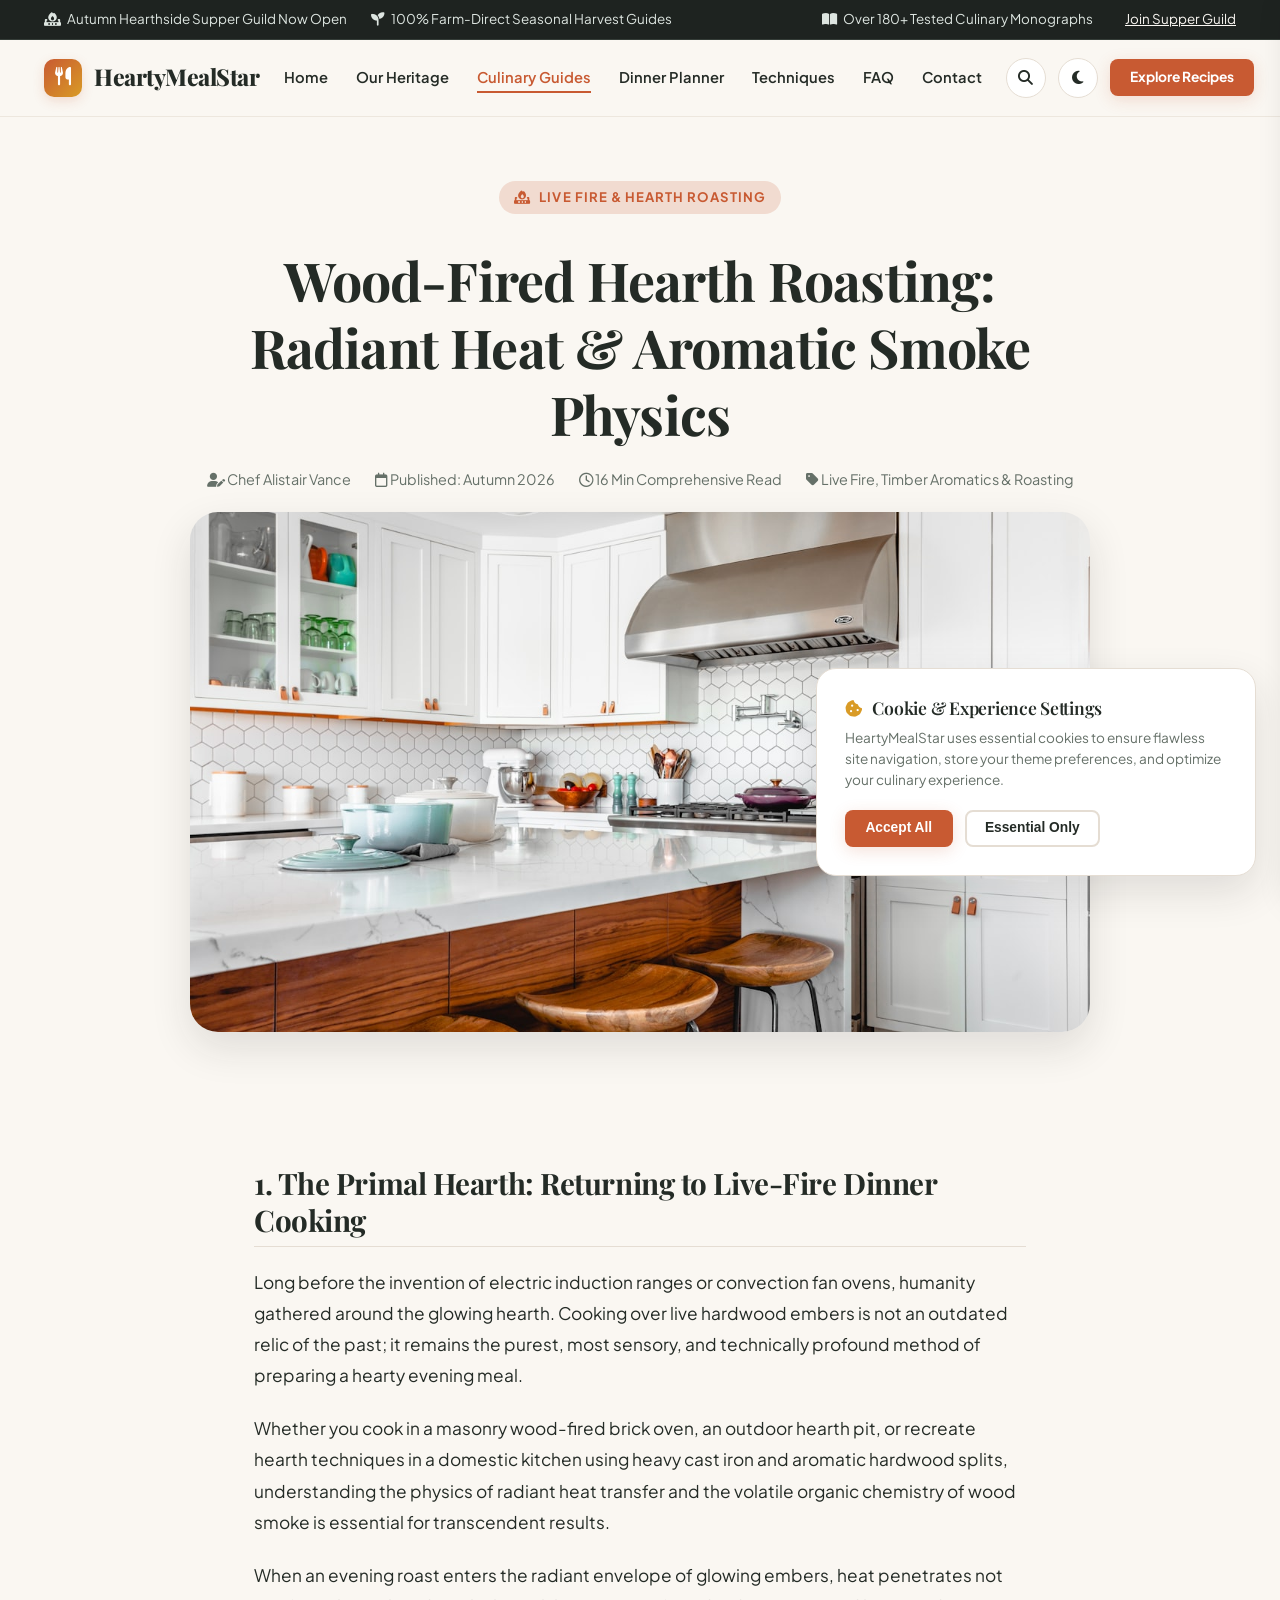
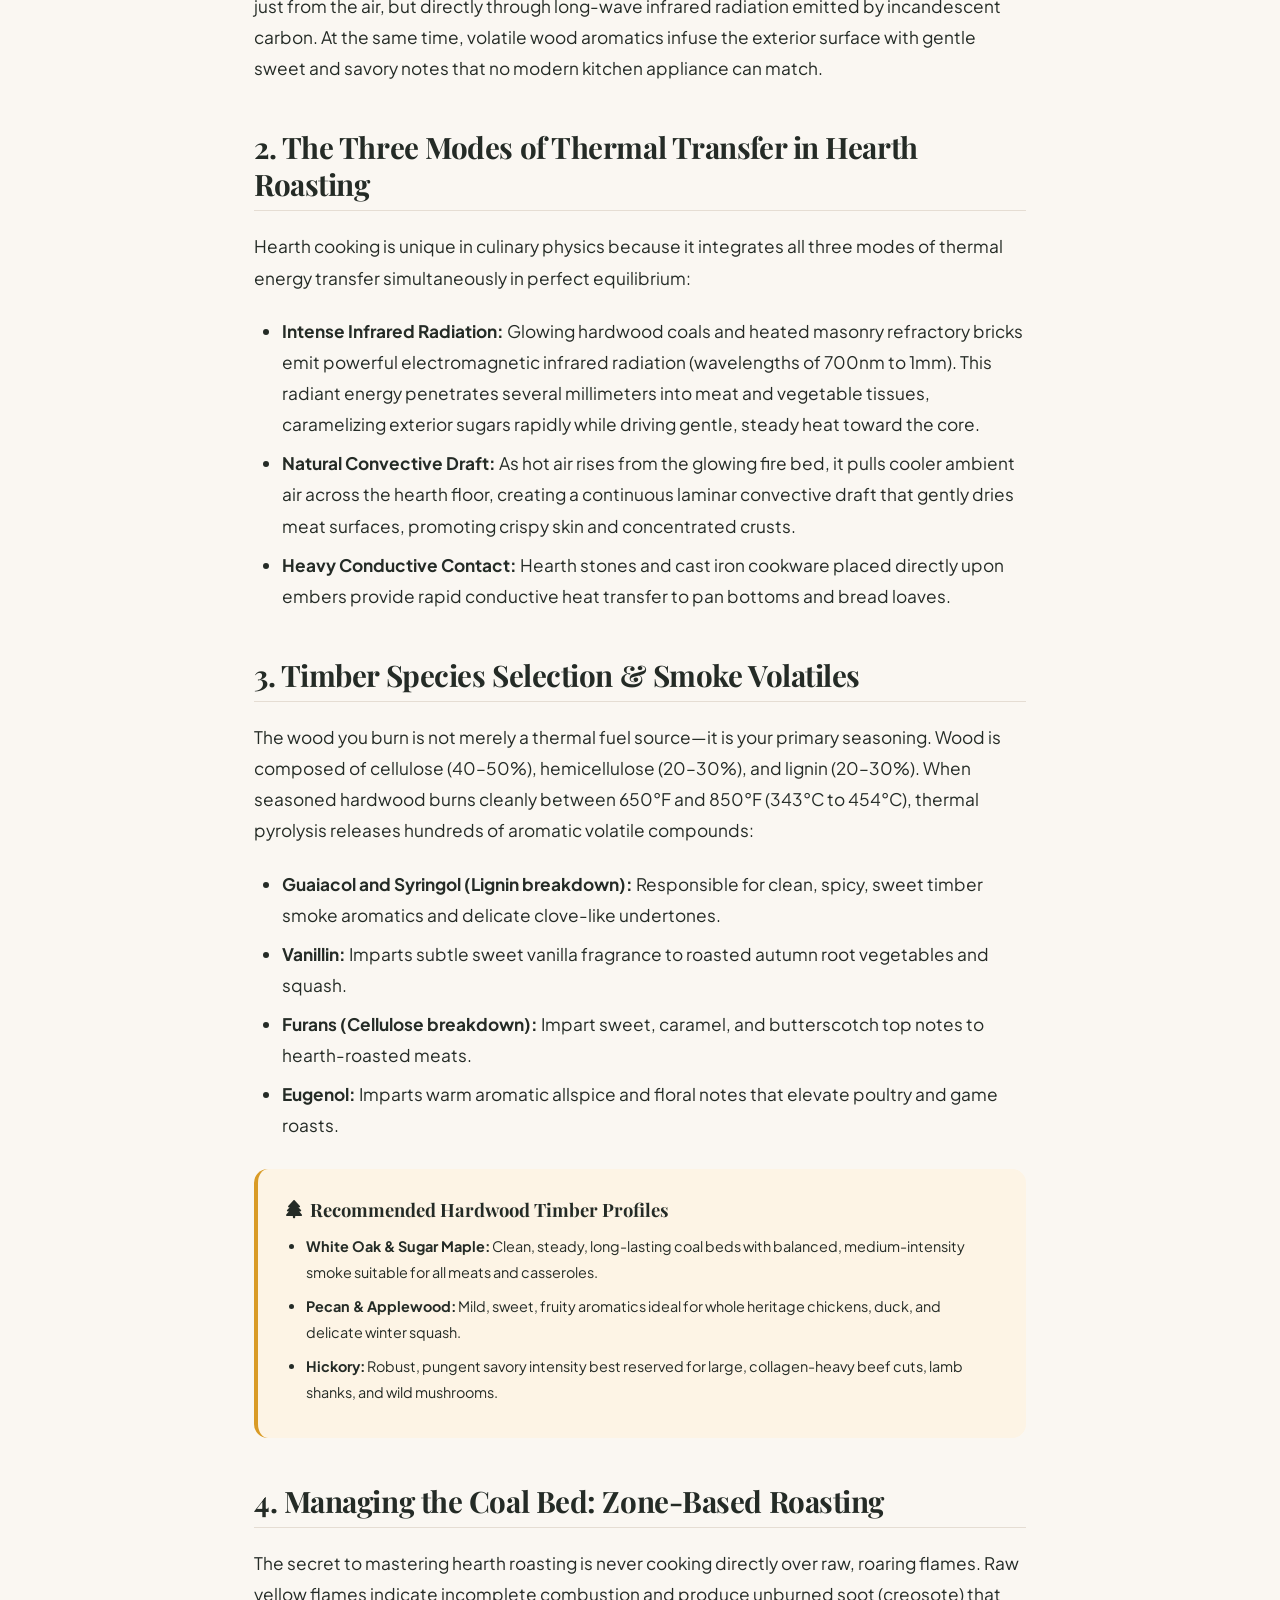
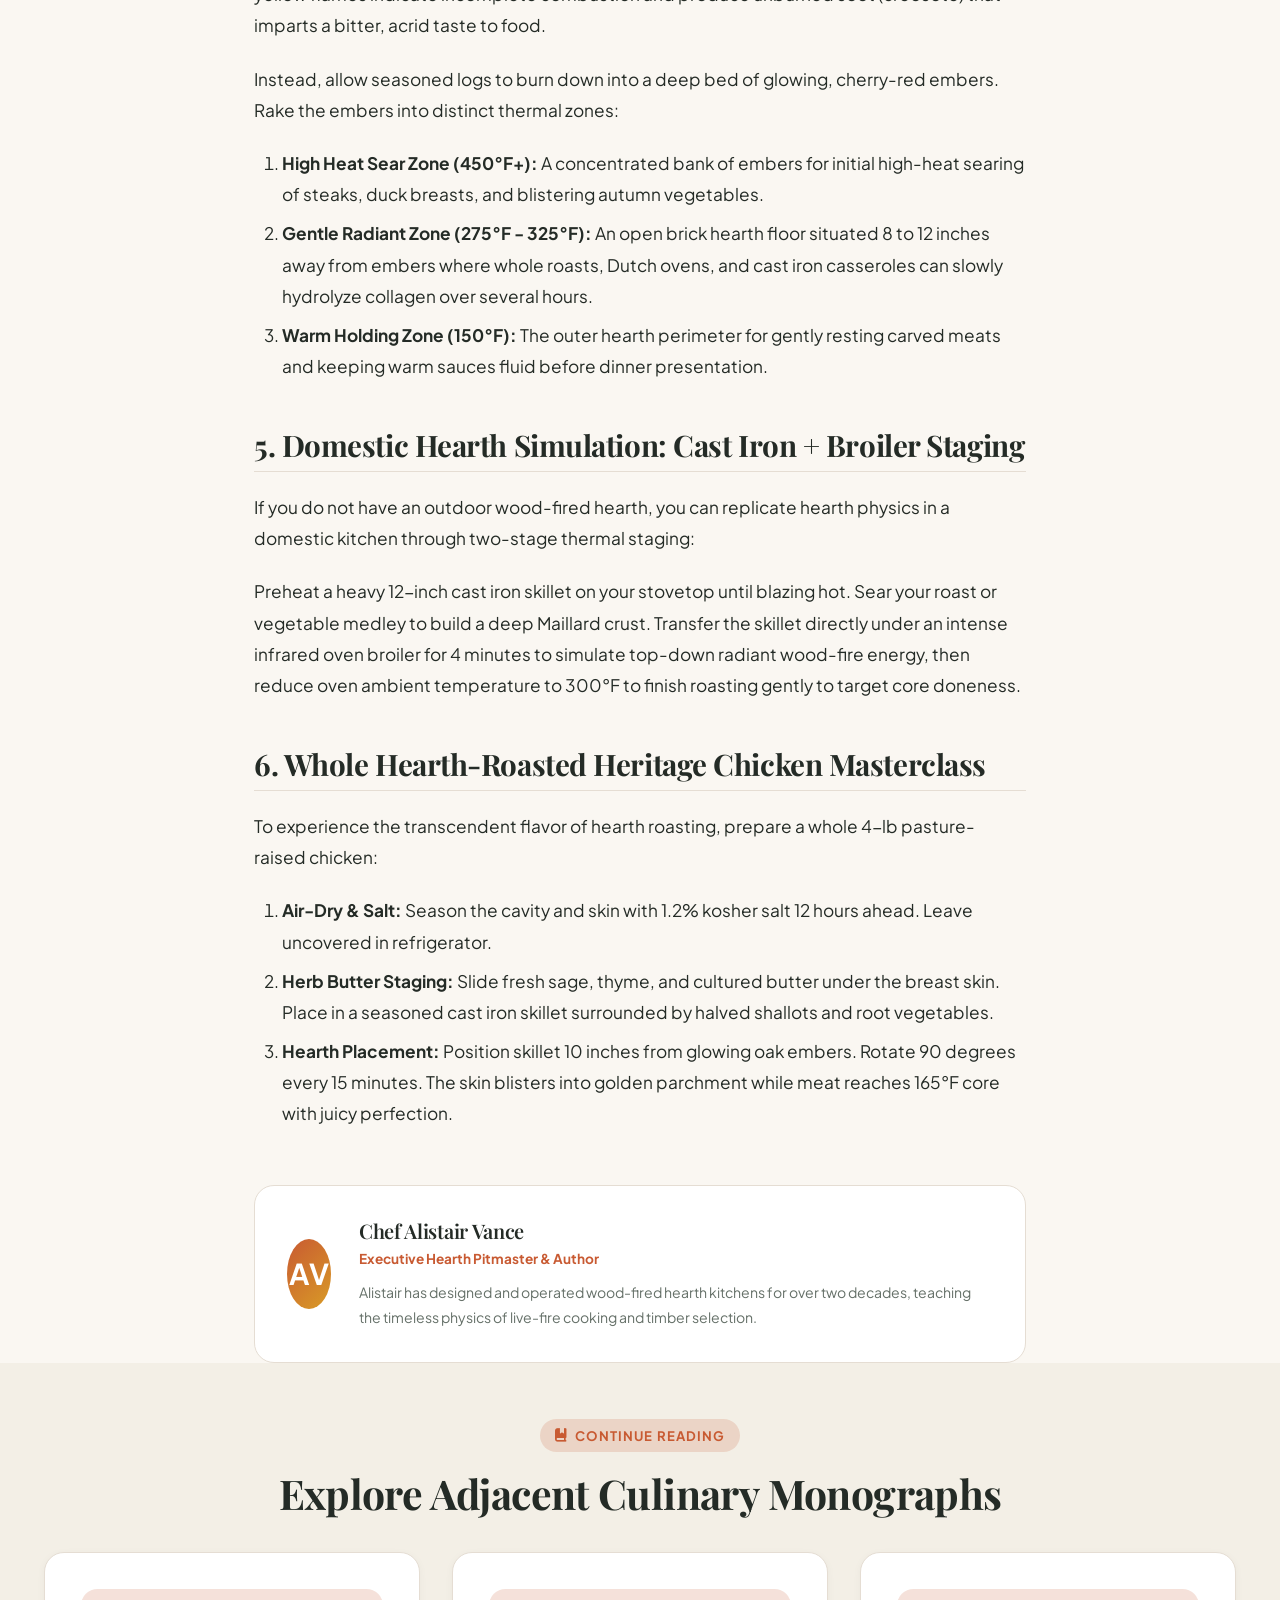
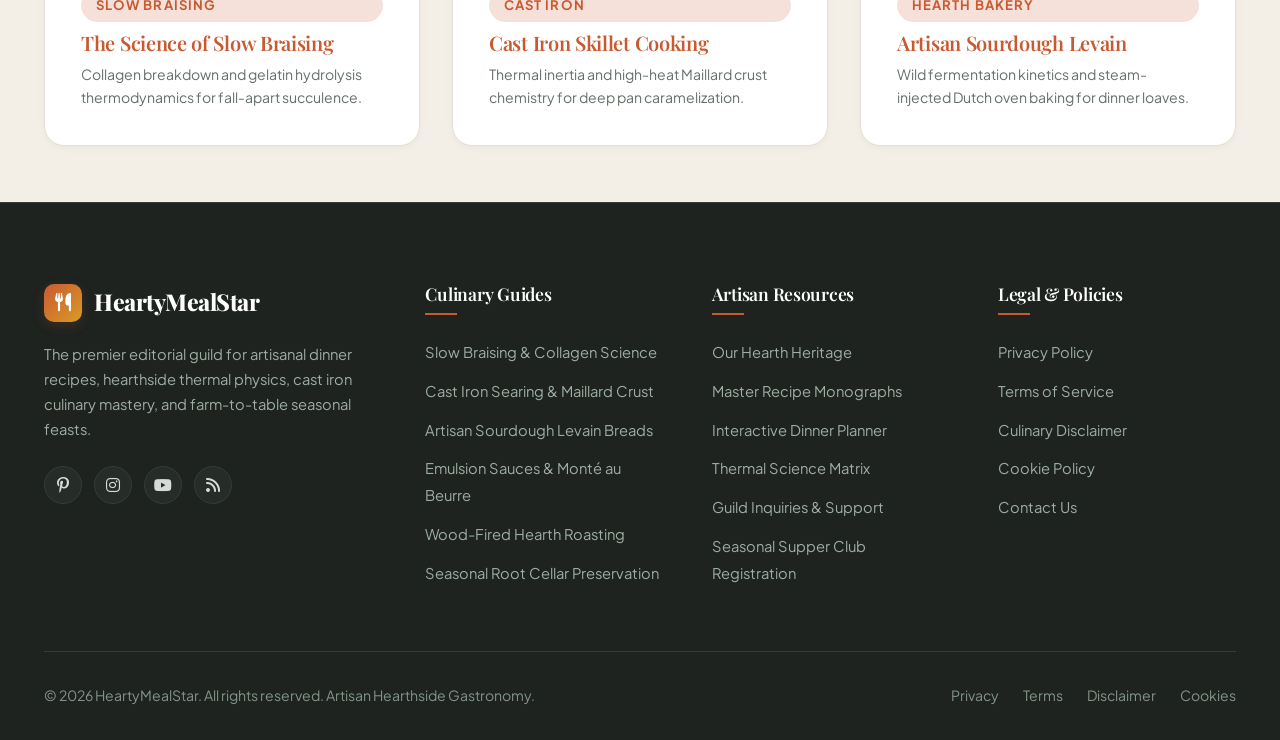
<file: blog/wood-fired-hearth-roasting-radiant-heat-and-aromatic-smoke-physics.html>
<!DOCTYPE html>
<html lang="en">
<head>
  <meta charset="UTF-8">
  <meta name="viewport" content="width=device-width, initial-scale=1.0">
  <title>Wood-Fired Hearth Roasting: Radiant Heat and Aromatic Smoke Physics - HeartyMealStar Culinary Guild</title>
  <meta name="description" content="Master open wood-fire roasting, radiant thermal envelopes, timber wood species selection, and aromatic smoke volatile compound physics.">
  <link rel="canonical" href="https://heartymealstar.com/blog/wood-fired-hearth-roasting-radiant-heat-and-aromatic-smoke-physics.html">
  
  <!-- Google Analytics -->
  <script async src="https://www.googletagmanager.com/gtag/js?id=G-0LY0HY7L01"></script>
  <script>
    window.dataLayer = window.dataLayer || [];
    function gtag(){dataLayer.push(arguments);}
    gtag('js', new Date());
    gtag('config', 'G-0LY0HY7L01');
  </script>

  <link rel="stylesheet" href="https://cdnjs.cloudflare.com/ajax/libs/font-awesome/6.4.0/css/all.min.css">
  <link rel="stylesheet" href="../css/style.css">
</head>
<body>

  <!-- Reading Progress Bar -->
  <div id="readingProgressBar" class="reading-progress-bar"></div>

  <!-- Top Announcement Bar -->
  <div class="top-bar">
    <div class="container top-bar-content">
      <div class="top-bar-left">
        <span class="top-bar-item"><i class="fas fa-fire-burner"></i> Autumn Hearthside Supper Guild Now Open</span>
        <span class="top-bar-item"><i class="fas fa-seedling"></i> 100% Farm-Direct Seasonal Harvest Guides</span>
      </div>
      <div class="top-bar-right">
        <span class="top-bar-item"><i class="fas fa-book-open"></i> Over 180+ Tested Culinary Monographs</span>
        <a href="../contact.html" style="color:#FAF7F2; text-decoration:underline; margin-left:8px;">Join Supper Guild</a>
      </div>
    </div>
  </div>

  <!-- Site Navigation Header -->
  <header class="site-header">
    <div class="container header-inner">
      <a href="../index.html" class="brand-logo">
        <div class="brand-logo-icon"><i class="fas fa-utensils"></i></div>
        <span>HeartyMealStar</span>
      </a>

      <nav>
        <ul class="nav-menu">
          <li><a href="../index.html" class="nav-link">Home</a></li>
          <li><a href="../about.html" class="nav-link">Our Heritage</a></li>
          <li><a href="../blog.html" class="nav-link active">Culinary Guides</a></li>
          <li><a href="../index.html#configurator" class="nav-link">Dinner Planner</a></li>
          <li><a href="../index.html#techniques" class="nav-link">Techniques</a></li>
          <li><a href="../index.html#faq" class="nav-link">FAQ</a></li>
          <li><a href="../contact.html" class="nav-link">Contact</a></li>
        </ul>
      </nav>

      <div class="header-actions">
        <button id="searchModalTrigger" class="icon-btn" aria-label="Search Recipes"><i class="fas fa-search"></i></button>
        <button id="themeToggleBtn" class="icon-btn" aria-label="Toggle Theme"><i class="fas fa-moon"></i></button>
        <a href="../blog.html" class="btn btn-primary btn-sm">Explore Recipes</a>
        <button id="mobileMenuToggle" class="icon-btn hamburger-btn" aria-label="Open Menu"><i class="fas fa-bars"></i></button>
      </div>
    </div>
  </header>

  <!-- Mobile Drawer -->
  <div id="drawerOverlay" class="drawer-overlay"></div>
  <div id="mobileDrawer" class="mobile-drawer">
    <div class="mobile-drawer-header">
      <a href="../index.html" class="brand-logo">
        <div class="brand-logo-icon"><i class="fas fa-utensils"></i></div>
        <span>HeartyMealStar</span>
      </a>
      <button id="drawerCloseBtn" class="icon-btn" aria-label="Close Menu"><i class="fas fa-times"></i></button>
    </div>
    <ul class="mobile-nav-links">
      <li><a href="../index.html">Home</a></li>
      <li><a href="../about.html">Our Heritage</a></li>
      <li><a href="../blog.html">Culinary Guides</a></li>
      <li><a href="../index.html#configurator">Dinner Planner</a></li>
      <li><a href="../index.html#techniques">Techniques</a></li>
      <li><a href="../index.html#faq">FAQ</a></li>
      <li><a href="../contact.html">Contact Us</a></li>
    </ul>
    <div style="margin-top:auto; padding-top:2rem;">
      <a href="../blog.html" class="btn btn-primary" style="width:100%;">View All Guides</a>
    </div>
  </div>

  <!-- Search Modal Overlay -->
  <div id="searchModalOverlay" class="modal-overlay">
    <div class="search-modal-box">
      <div class="search-input-header">
        <i class="fas fa-search" style="color:var(--primary); margin-right:12px; font-size:1.2rem;"></i>
        <input type="text" id="liveSearchInput" placeholder="Search braises, cast iron techniques, reductions...">
        <button id="searchCloseBtn" class="icon-btn" style="border:none; background:none;" aria-label="Close search"><i class="fas fa-times"></i></button>
      </div>
      <div id="searchResultsContainer" class="search-results-list">
        <p style="color:var(--text-muted); font-size:0.88rem;">Type a culinary keyword or browse popular topics...</p>
      </div>
    </div>
  </div>

  <header class="article-header container">
    <span class="badge"><i class="fas fa-fire-burner"></i> Live Fire & Hearth Roasting</span>
    <h1 style="margin: 1rem 0;">Wood-Fired Hearth Roasting: Radiant Heat & Aromatic Smoke Physics</h1>
    <div class="article-meta">
      <span><i class="fas fa-user-pen"></i> Chef Alistair Vance</span>
      <span><i class="far fa-calendar"></i> Published: Autumn 2026</span>
      <span><i class="far fa-clock"></i> 16 Min Comprehensive Read</span>
      <span><i class="fas fa-tag"></i> Live Fire, Timber Aromatics & Roasting</span>
    </div>
    <img src="../images/dinner-copper-pots-kitchen-line.jpg" alt="Wood-fired hearth roasting setup with glowing embers" class="article-hero-img" width="1200" height="700">
  </header>

  <article class="container container-narrow article-content">
    <h2>1. The Primal Hearth: Returning to Live-Fire Dinner Cooking</h2>
    <p>
      Long before the invention of electric induction ranges or convection fan ovens, humanity gathered around the glowing hearth. Cooking over live hardwood embers is not an outdated relic of the past; it remains the purest, most sensory, and technically profound method of preparing a hearty evening meal.
    </p>
    <p>
      Whether you cook in a masonry wood-fired brick oven, an outdoor hearth pit, or recreate hearth techniques in a domestic kitchen using heavy cast iron and aromatic hardwood splits, understanding the physics of radiant heat transfer and the volatile organic chemistry of wood smoke is essential for transcendent results.
    </p>
    <p>
      When an evening roast enters the radiant envelope of glowing embers, heat penetrates not just from the air, but directly through long-wave infrared radiation emitted by incandescent carbon. At the same time, volatile wood aromatics infuse the exterior surface with gentle sweet and savory notes that no modern kitchen appliance can match.
    </p>

    <h2>2. The Three Modes of Thermal Transfer in Hearth Roasting</h2>
    <p>
      Hearth cooking is unique in culinary physics because it integrates all three modes of thermal energy transfer simultaneously in perfect equilibrium:
    </p>
    <ul>
      <li><strong>Intense Infrared Radiation:</strong> Glowing hardwood coals and heated masonry refractory bricks emit powerful electromagnetic infrared radiation (wavelengths of 700nm to 1mm). This radiant energy penetrates several millimeters into meat and vegetable tissues, caramelizing exterior sugars rapidly while driving gentle, steady heat toward the core.</li>
      <li><strong>Natural Convective Draft:</strong> As hot air rises from the glowing fire bed, it pulls cooler ambient air across the hearth floor, creating a continuous laminar convective draft that gently dries meat surfaces, promoting crispy skin and concentrated crusts.</li>
      <li><strong>Heavy Conductive Contact:</strong> Hearth stones and cast iron cookware placed directly upon embers provide rapid conductive heat transfer to pan bottoms and bread loaves.</li>
    </ul>

    <h2>3. Timber Species Selection & Smoke Volatiles</h2>
    <p>
      The wood you burn is not merely a thermal fuel source—it is your primary seasoning. Wood is composed of cellulose (40–50%), hemicellulose (20–30%), and lignin (20–30%). When seasoned hardwood burns cleanly between 650°F and 850°F (343°C to 454°C), thermal pyrolysis releases hundreds of aromatic volatile compounds:
    </p>
    <ul>
      <li><strong>Guaiacol and Syringol (Lignin breakdown):</strong> Responsible for clean, spicy, sweet timber smoke aromatics and delicate clove-like undertones.</li>
      <li><strong>Vanillin:</strong> Imparts subtle sweet vanilla fragrance to roasted autumn root vegetables and squash.</li>
      <li><strong>Furans (Cellulose breakdown):</strong> Impart sweet, caramel, and butterscotch top notes to hearth-roasted meats.</li>
      <li><strong>Eugenol:</strong> Imparts warm aromatic allspice and floral notes that elevate poultry and game roasts.</li>
    </ul>

    <div class="callout callout-secondary">
      <div class="callout-title"><i class="fas fa-tree"></i> Recommended Hardwood Timber Profiles</div>
      <ul style="margin:0; padding-left:1.25rem; font-size:0.9rem;">
        <li><strong>White Oak & Sugar Maple:</strong> Clean, steady, long-lasting coal beds with balanced, medium-intensity smoke suitable for all meats and casseroles.</li>
        <li><strong>Pecan & Applewood:</strong> Mild, sweet, fruity aromatics ideal for whole heritage chickens, duck, and delicate winter squash.</li>
        <li><strong>Hickory:</strong> Robust, pungent savory intensity best reserved for large, collagen-heavy beef cuts, lamb shanks, and wild mushrooms.</li>
      </ul>
    </div>

    <h2>4. Managing the Coal Bed: Zone-Based Roasting</h2>
    <p>
      The secret to mastering hearth roasting is never cooking directly over raw, roaring flames. Raw yellow flames indicate incomplete combustion and produce unburned soot (creosote) that imparts a bitter, acrid taste to food.
    </p>
    <p>
      Instead, allow seasoned logs to burn down into a deep bed of glowing, cherry-red embers. Rake the embers into distinct thermal zones:
    </p>
    <ol>
      <li><strong>High Heat Sear Zone (450°F+):</strong> A concentrated bank of embers for initial high-heat searing of steaks, duck breasts, and blistering autumn vegetables.</li>
      <li><strong>Gentle Radiant Zone (275°F - 325°F):</strong> An open brick hearth floor situated 8 to 12 inches away from embers where whole roasts, Dutch ovens, and cast iron casseroles can slowly hydrolyze collagen over several hours.</li>
      <li><strong>Warm Holding Zone (150°F):</strong> The outer hearth perimeter for gently resting carved meats and keeping warm sauces fluid before dinner presentation.</li>
    </ol>

    <h2>5. Domestic Hearth Simulation: Cast Iron + Broiler Staging</h2>
    <p>
      If you do not have an outdoor wood-fired hearth, you can replicate hearth physics in a domestic kitchen through two-stage thermal staging:
    </p>
    <p>
      Preheat a heavy 12-inch cast iron skillet on your stovetop until blazing hot. Sear your roast or vegetable medley to build a deep Maillard crust. Transfer the skillet directly under an intense infrared oven broiler for 4 minutes to simulate top-down radiant wood-fire energy, then reduce oven ambient temperature to 300°F to finish roasting gently to target core doneness.
    </p>

    <h2>6. Whole Hearth-Roasted Heritage Chicken Masterclass</h2>
    <p>
      To experience the transcendent flavor of hearth roasting, prepare a whole 4-lb pasture-raised chicken:
    </p>
    <ol>
      <li><strong>Air-Dry & Salt:</strong> Season the cavity and skin with 1.2% kosher salt 12 hours ahead. Leave uncovered in refrigerator.</li>
      <li><strong>Herb Butter Staging:</strong> Slide fresh sage, thyme, and cultured butter under the breast skin. Place in a seasoned cast iron skillet surrounded by halved shallots and root vegetables.</li>
      <li><strong>Hearth Placement:</strong> Position skillet 10 inches from glowing oak embers. Rotate 90 degrees every 15 minutes. The skin blisters into golden parchment while meat reaches 165°F core with juicy perfection.</li>
    </ol>

    <div class="article-author-card">
      <div class="author-avatar" style="width:70px; height:70px; font-size:1.8rem;">AV</div>
      <div>
        <h4 style="margin-bottom:0.25rem;">Chef Alistair Vance</h4>
        <span style="font-size:0.85rem; color:var(--primary); font-weight:700; display:block; margin-bottom:0.5rem;">Executive Hearth Pitmaster & Author</span>
        <p style="font-size:0.88rem; color:var(--text-muted); margin:0;">
          Alistair has designed and operated wood-fired hearth kitchens for over two decades, teaching the timeless physics of live-fire cooking and timber selection.
        </p>
      </div>
    </div>
  </article>

  <!-- Related Monographs Navigation -->
  <section class="section section-alt" style="padding: 3.5rem 0;">
    <div class="container">
      <div class="section-header" style="margin-bottom:2rem;">
        <span class="badge"><i class="fas fa-book-bookmark"></i> Continue Reading</span>
        <h2>Explore Adjacent Culinary Monographs</h2>
      </div>
      <div class="grid-3">
        <div class="feature-card">
          <span class="badge" style="margin-bottom:0.5rem;">Slow Braising</span>
          <h4 style="margin-bottom:0.5rem;"><a href="the-science-of-slow-braising-collagen-breakdown-and-gelatin-hydrolysis.html">The Science of Slow Braising</a></h4>
          <p style="font-size:0.88rem;">Collagen breakdown and gelatin hydrolysis thermodynamics for fall-apart succulence.</p>
        </div>
        <div class="feature-card">
          <span class="badge" style="margin-bottom:0.5rem;">Cast Iron</span>
          <h4 style="margin-bottom:0.5rem;"><a href="cast-iron-skillet-cooking-thermal-inertia-and-maillard-crust-chemistry.html">Cast Iron Skillet Cooking</a></h4>
          <p style="font-size:0.88rem;">Thermal inertia and high-heat Maillard crust chemistry for deep pan caramelization.</p>
        </div>
        <div class="feature-card">
          <span class="badge" style="margin-bottom:0.5rem;">Hearth Bakery</span>
          <h4 style="margin-bottom:0.5rem;"><a href="artisan-sourdough-levain-fermentation-kinetics-for-dinner-breads.html">Artisan Sourdough Levain</a></h4>
          <p style="font-size:0.88rem;">Wild fermentation kinetics and steam-injected Dutch oven baking for dinner loaves.</p>
        </div>
      </div>
    </div>
  </section>

  <!-- Site Footer -->
  <footer class="site-footer">
    <div class="container">
      <div class="footer-grid">
        <div class="footer-col footer-brand">
          <a href="../index.html" class="brand-logo">
            <div class="brand-logo-icon"><i class="fas fa-utensils"></i></div>
            <span>HeartyMealStar</span>
          </a>
          <p>
            The premier editorial guild for artisanal dinner recipes, hearthside thermal physics, cast iron culinary mastery, and farm-to-table seasonal feasts.
          </p>
          <div class="footer-socials">
            <a href="#" class="social-icon" aria-label="Pinterest"><i class="fab fa-pinterest-p"></i></a>
            <a href="#" class="social-icon" aria-label="Instagram"><i class="fab fa-instagram"></i></a>
            <a href="#" class="social-icon" aria-label="YouTube"><i class="fab fa-youtube"></i></a>
            <a href="#" class="social-icon" aria-label="RSS Feed"><i class="fas fa-rss"></i></a>
          </div>
        </div>

        <div class="footer-col">
          <h4>Culinary Guides</h4>
          <ul class="footer-links">
            <li><a href="the-science-of-slow-braising-collagen-breakdown-and-gelatin-hydrolysis.html">Slow Braising & Collagen Science</a></li>
            <li><a href="cast-iron-skillet-cooking-thermal-inertia-and-maillard-crust-chemistry.html">Cast Iron Searing & Maillard Crust</a></li>
            <li><a href="artisan-sourdough-levain-fermentation-kinetics-for-dinner-breads.html">Artisan Sourdough Levain Breads</a></li>
            <li><a href="culinary-emulsion-sauces-hollandaise-veloute-and-lipid-suspensions.html">Emulsion Sauces & Monté au Beurre</a></li>
            <li><a href="wood-fired-hearth-roasting-radiant-heat-and-aromatic-smoke-physics.html">Wood-Fired Hearth Roasting</a></li>
            <li><a href="farm-to-table-seasonal-harvest-preservation-and-root-cellar-storage.html">Seasonal Root Cellar Preservation</a></li>
          </ul>
        </div>

        <div class="footer-col">
          <h4>Artisan Resources</h4>
          <ul class="footer-links">
            <li><a href="../about.html">Our Hearth Heritage</a></li>
            <li><a href="../blog.html">Master Recipe Monographs</a></li>
            <li><a href="../index.html#configurator">Interactive Dinner Planner</a></li>
            <li><a href="../index.html#techniques">Thermal Science Matrix</a></li>
            <li><a href="../contact.html">Guild Inquiries & Support</a></li>
            <li><a href="../contact.html">Seasonal Supper Club Registration</a></li>
          </ul>
        </div>

        <div class="footer-col">
          <h4>Legal & Policies</h4>
          <ul class="footer-links">
            <li><a href="../privacy.html">Privacy Policy</a></li>
            <li><a href="../terms.html">Terms of Service</a></li>
            <li><a href="../disclaimer.html">Culinary Disclaimer</a></li>
            <li><a href="../cookies.html">Cookie Policy</a></li>
            <li><a href="../contact.html">Contact Us</a></li>
          </ul>
        </div>
      </div>

      <div class="footer-bottom">
        <div>
          &copy; 2026 HeartyMealStar. All rights reserved. Artisan Hearthside Gastronomy.
        </div>
        <div class="footer-legal-links">
          <a href="../privacy.html">Privacy</a>
          <a href="../terms.html">Terms</a>
          <a href="../disclaimer.html">Disclaimer</a>
          <a href="../cookies.html">Cookies</a>
        </div>
      </div>
    </div>
  </footer>

  <!-- Cookie Banner -->
  <div id="cookieBanner" class="cookie-banner">
    <h4><i class="fas fa-cookie-bite" style="color:var(--secondary); margin-right:6px;"></i> Cookie & Experience Settings</h4>
    <p>
      HeartyMealStar uses essential cookies to ensure flawless site navigation, store your theme preferences, and optimize your culinary experience.
    </p>
    <div class="cookie-banner-actions">
      <button id="cookieAcceptBtn" class="btn btn-primary btn-sm">Accept All</button>
      <button id="cookieDeclineBtn" class="btn btn-outline btn-sm">Essential Only</button>
    </div>
  </div>

  <!-- Back to Top Button -->
  <button id="backToTopBtn" class="back-to-top" aria-label="Back to top"><i class="fas fa-arrow-up"></i></button>

  <script src="../js/main.js"></script>
</body>
</html>
</file>
<file: css/style.css>
/* HeartyMealStar - Master Editorial Hearthside Dinner Styling */
@import url('https://fonts.googleapis.com/css2?family=Fira+Code:wght@400;500;600&family=Playfair+Display:ital,wght@0,500;0,600;0,700;0,800;1,500;1,600&family=Plus+Jakarta+Sans:wght@300;400;500;600;700;800&display=swap');

:root {
  --primary: #C85A32;
  --primary-hover: #AF4924;
  --primary-glow: rgba(200, 90, 50, 0.18);
  --secondary: #D99B26;
  --secondary-hover: #BC8218;
  --secondary-light: #FDF4E5;
  --dark: #1E2320;
  --dark-surface: #262D29;
  --dark-border: #353D38;
  --bg-light: #FAF7F2;
  --bg-surface: #FFFFFF;
  --bg-alt: #F3EFE6;
  --bg-card: #FFFFFF;
  --sage: #4F6D54;
  --sage-light: #E7EFE8;
  --border: #E5DDD3;
  --border-subtle: #EDE7DE;
  --text: #242B26;
  --text-muted: #657068;
  --text-light: #8E9A91;
  --shadow-sm: 0 2px 8px rgba(30, 35, 32, 0.04);
  --shadow-md: 0 8px 24px rgba(30, 35, 32, 0.08);
  --shadow-lg: 0 16px 40px rgba(30, 35, 32, 0.12);
  --shadow-hover: 0 20px 48px rgba(200, 90, 50, 0.14);
  --radius-sm: 8px;
  --radius-md: 14px;
  --radius-lg: 20px;
  --radius-xl: 28px;
  --radius-full: 9999px;
  --font-serif: 'Playfair Display', Georgia, serif;
  --font-sans: 'Plus Jakarta Sans', system-ui, -apple-system, sans-serif;
  --font-mono: 'Fira Code', monospace;
  --transition: all 0.28s cubic-bezier(0.16, 1, 0.3, 1);
  --header-height: 80px;
}

[data-theme="dark"] {
  --bg-light: #141815;
  --bg-surface: #1B211D;
  --bg-alt: #222924;
  --bg-card: #202722;
  --border: #2F3832;
  --border-subtle: #27302A;
  --text: #E8ECE9;
  --text-muted: #A3AFA7;
  --text-light: #7E8C82;
  --dark: #0F1310;
  --dark-surface: #181E1A;
  --secondary-light: #2D2617;
  --sage-light: #1D2B20;
  --shadow-sm: 0 2px 8px rgba(0, 0, 0, 0.3);
  --shadow-md: 0 8px 24px rgba(0, 0, 0, 0.4);
  --shadow-lg: 0 16px 40px rgba(0, 0, 0, 0.5);
}

*, *::before, *::after {
  box-sizing: border-box;
  margin: 0;
  padding: 0;
}

html {
  scroll-behavior: smooth;
  font-size: 16px;
}

body {
  font-family: var(--font-sans);
  background-color: var(--bg-light);
  color: var(--text);
  line-height: 1.68;
  -webkit-font-smoothing: antialiased;
  -moz-osx-font-smoothing: grayscale;
  transition: background-color 0.3s ease, color 0.3s ease;
  overflow-x: hidden;
}

/* Typography */
h1, h2, h3, h4, h5, h6 {
  font-family: var(--font-serif);
  color: var(--text);
  line-height: 1.25;
  font-weight: 700;
  letter-spacing: -0.015em;
}

h1 { font-size: clamp(2.2rem, 4.2vw, 3.4rem); }
h2 { font-size: clamp(1.8rem, 3.2vw, 2.6rem); }
h3 { font-size: clamp(1.35rem, 2.2vw, 1.85rem); }
h4 { font-size: 1.25rem; font-weight: 600; }
p { margin-bottom: 1rem; }
p:last-child { margin-bottom: 0; }

a {
  color: var(--primary);
  text-decoration: none;
  transition: var(--transition);
}
a:hover {
  color: var(--primary-hover);
}

img {
  max-width: 100%;
  height: auto;
  display: block;
}

/* Layout Utilities */
.container {
  width: 100%;
  max-width: 1240px;
  margin: 0 auto;
  padding: 0 1.5rem;
}

.container-narrow {
  max-width: 860px;
}

.container-wide {
  max-width: 1380px;
}

.section {
  padding: 5.5rem 0;
  position: relative;
}

.section-alt {
  background-color: var(--bg-alt);
}

.section-surface {
  background-color: var(--bg-surface);
}

.section-dark {
  background-color: var(--dark);
  color: #F0F4F1;
}

.section-dark h2, .section-dark h3, .section-dark h4 {
  color: #FFFFFF;
}

.section-dark .section-subtitle, .section-dark p {
  color: #B5C2BA;
}

.section-header {
  text-align: center;
  max-width: 760px;
  margin: 0 auto 3.5rem auto;
}

.section-header.text-left {
  text-align: left;
  margin-left: 0;
}

.badge {
  display: inline-flex;
  align-items: center;
  gap: 0.5rem;
  padding: 0.35rem 0.95rem;
  font-size: 0.82rem;
  font-weight: 700;
  text-transform: uppercase;
  letter-spacing: 0.08em;
  border-radius: var(--radius-full);
  background-color: var(--primary-glow);
  color: var(--primary);
  margin-bottom: 1rem;
}

.badge-secondary {
  background-color: var(--secondary-light);
  color: var(--secondary-hover);
}

.badge-sage {
  background-color: var(--sage-light);
  color: var(--sage);
}

.section-title {
  margin-bottom: 1rem;
}

.section-subtitle {
  font-size: 1.12rem;
  color: var(--text-muted);
  line-height: 1.6;
}

/* Top Announcement Bar */
.top-bar {
  background-color: var(--dark);
  color: #DDE5E0;
  font-size: 0.84rem;
  padding: 0.5rem 0;
  border-bottom: 1px solid var(--dark-border);
}

.top-bar-content {
  display: flex;
  justify-content: space-between;
  align-items: center;
}

.top-bar-left, .top-bar-right {
  display: flex;
  align-items: center;
  gap: 1.5rem;
}

.top-bar-item {
  display: inline-flex;
  align-items: center;
  gap: 0.4rem;
}

/* Header & Navigation */
.site-header {
  position: sticky;
  top: 0;
  z-index: 1000;
  background-color: rgba(250, 247, 242, 0.94);
  backdrop-filter: blur(14px);
  -webkit-backdrop-filter: blur(14px);
  border-bottom: 1px solid var(--border-subtle);
  transition: var(--transition);
}

[data-theme="dark"] .site-header {
  background-color: rgba(20, 24, 21, 0.94);
}

.site-header.scrolled {
  box-shadow: var(--shadow-sm);
  background-color: rgba(250, 247, 242, 0.98);
}

[data-theme="dark"] .site-header.scrolled {
  background-color: rgba(20, 24, 21, 0.98);
}

.header-inner {
  display: flex;
  align-items: center;
  justify-content: space-between;
  height: var(--header-height);
}

.brand-logo {
  display: flex;
  align-items: center;
  gap: 0.75rem;
  font-family: var(--font-serif);
  font-size: 1.45rem;
  font-weight: 800;
  color: var(--text);
  letter-spacing: -0.02em;
}

.brand-logo:hover {
  color: var(--primary);
}

.brand-logo-icon {
  width: 38px;
  height: 38px;
  border-radius: 10px;
  background: linear-gradient(135deg, var(--primary) 0%, var(--secondary) 100%);
  display: flex;
  align-items: center;
  justify-content: center;
  color: #FFFFFF;
  font-size: 1.15rem;
  box-shadow: 0 4px 12px var(--primary-glow);
}

.nav-menu {
  display: flex;
  align-items: center;
  gap: 2rem;
  list-style: none;
}

.nav-link {
  font-size: 0.95rem;
  font-weight: 600;
  color: var(--text);
  padding: 0.4rem 0;
  position: relative;
}

.nav-link::after {
  content: '';
  position: absolute;
  bottom: 0;
  left: 0;
  width: 0;
  height: 2px;
  background-color: var(--primary);
  transition: width 0.25s ease;
}

.nav-link:hover, .nav-link.active {
  color: var(--primary);
}

.nav-link:hover::after, .nav-link.active::after {
  width: 100%;
}

.header-actions {
  display: flex;
  align-items: center;
  gap: 1rem;
}

.icon-btn {
  width: 42px;
  height: 42px;
  border-radius: 50%;
  border: 1px solid var(--border);
  background-color: var(--bg-surface);
  color: var(--text);
  display: flex;
  align-items: center;
  justify-content: center;
  cursor: pointer;
  transition: var(--transition);
  font-size: 1rem;
}

.icon-btn:hover {
  background-color: var(--bg-alt);
  color: var(--primary);
  border-color: var(--primary);
  transform: translateY(-2px);
}

.hamburger-btn {
  display: none;
}

/* Buttons */
.btn {
  display: inline-flex;
  align-items: center;
  justify-content: center;
  gap: 0.55rem;
  padding: 0.82rem 1.75rem;
  font-size: 0.95rem;
  font-weight: 700;
  border-radius: var(--radius-md);
  border: 2px solid transparent;
  cursor: pointer;
  transition: var(--transition);
  text-decoration: none;
  line-height: 1.2;
}

.btn-primary {
  background-color: var(--primary);
  color: #FFFFFF;
  box-shadow: 0 4px 16px var(--primary-glow);
}
.btn-primary:hover {
  background-color: var(--primary-hover);
  color: #FFFFFF;
  box-shadow: var(--shadow-hover);
  transform: translateY(-2px);
}

.btn-secondary {
  background-color: var(--secondary);
  color: #FFFFFF;
}
.btn-secondary:hover {
  background-color: var(--secondary-hover);
  color: #FFFFFF;
  transform: translateY(-2px);
}

.btn-outline {
  border-color: var(--border);
  background-color: transparent;
  color: var(--text);
}
.btn-outline:hover {
  border-color: var(--primary);
  color: var(--primary);
  background-color: var(--primary-glow);
  transform: translateY(-2px);
}

.btn-white {
  background-color: #FFFFFF;
  color: var(--dark);
}
.btn-white:hover {
  background-color: var(--bg-alt);
  color: var(--primary);
  transform: translateY(-2px);
}

.btn-sm {
  padding: 0.55rem 1.15rem;
  font-size: 0.85rem;
  border-radius: var(--radius-sm);
}

.btn-lg {
  padding: 1.05rem 2.25rem;
  font-size: 1.05rem;
  border-radius: var(--radius-lg);
}

/* Hero Section */
.hero-section {
  padding: 4.5rem 0 5.5rem 0;
  background: radial-gradient(circle at 85% 20%, rgba(217, 155, 38, 0.08) 0%, transparent 50%),
              radial-gradient(circle at 15% 80%, rgba(200, 90, 50, 0.08) 0%, transparent 50%),
              var(--bg-light);
  border-bottom: 1px solid var(--border-subtle);
}

.hero-grid {
  display: grid;
  grid-template-columns: 1.15fr 0.85fr;
  gap: 3.5rem;
  align-items: center;
}

.hero-title {
  margin-bottom: 1.25rem;
}

.hero-title span {
  color: var(--primary);
  font-style: italic;
}

.hero-lead {
  font-size: 1.18rem;
  color: var(--text-muted);
  line-height: 1.7;
  margin-bottom: 2rem;
}

.hero-actions {
  display: flex;
  flex-wrap: wrap;
  gap: 1rem;
  margin-bottom: 2.75rem;
}

.hero-stats {
  display: grid;
  grid-template-columns: repeat(3, 1fr);
  gap: 1.5rem;
  padding-top: 2rem;
  border-top: 1px solid var(--border);
}

.stat-card {
  display: flex;
  flex-direction: column;
}

.stat-number {
  font-family: var(--font-serif);
  font-size: 2rem;
  font-weight: 800;
  color: var(--primary);
  line-height: 1;
  margin-bottom: 0.35rem;
}

.stat-label {
  font-size: 0.85rem;
  color: var(--text-muted);
  font-weight: 500;
}

.hero-media-card {
  position: relative;
  border-radius: var(--radius-xl);
  overflow: hidden;
  box-shadow: var(--shadow-lg);
  border: 4px solid var(--bg-surface);
}

.hero-media-card img {
  width: 100%;
  height: 480px;
  object-fit: cover;
  transition: transform 0.6s ease;
}

.hero-media-card:hover img {
  transform: scale(1.03);
}

.hero-floating-badge {
  position: absolute;
  bottom: 1.5rem;
  left: 1.5rem;
  right: 1.5rem;
  background-color: rgba(255, 255, 255, 0.92);
  backdrop-filter: blur(12px);
  -webkit-backdrop-filter: blur(12px);
  padding: 1.25rem;
  border-radius: var(--radius-md);
  border: 1px solid rgba(255, 255, 255, 0.5);
  box-shadow: var(--shadow-md);
}

[data-theme="dark"] .hero-floating-badge {
  background-color: rgba(27, 33, 29, 0.92);
  border-color: rgba(255, 255, 255, 0.08);
}

.hero-badge-title {
  font-family: var(--font-serif);
  font-size: 1.1rem;
  font-weight: 700;
  color: var(--text);
  margin-bottom: 0.25rem;
}

.hero-badge-desc {
  font-size: 0.82rem;
  color: var(--text-muted);
}

/* Feature Cards & Grids */
.grid-3 {
  display: grid;
  grid-template-columns: repeat(3, 1fr);
  gap: 2rem;
}

.grid-4 {
  display: grid;
  grid-template-columns: repeat(4, 1fr);
  gap: 1.5rem;
}

.grid-2 {
  display: grid;
  grid-template-columns: repeat(2, 1fr);
  gap: 2.5rem;
}

.feature-card {
  background-color: var(--bg-card);
  padding: 2.25rem;
  border-radius: var(--radius-lg);
  border: 1px solid var(--border);
  box-shadow: var(--shadow-sm);
  transition: var(--transition);
  position: relative;
  display: flex;
  flex-direction: column;
}

.feature-card:hover {
  transform: translateY(-5px);
  box-shadow: var(--shadow-md);
  border-color: var(--primary);
}

.feature-icon-wrapper {
  width: 58px;
  height: 58px;
  border-radius: var(--radius-md);
  background-color: var(--primary-glow);
  color: var(--primary);
  display: flex;
  align-items: center;
  justify-content: center;
  font-size: 1.65rem;
  margin-bottom: 1.5rem;
}

.feature-card h3 {
  margin-bottom: 0.75rem;
  font-size: 1.35rem;
}

.feature-card p {
  color: var(--text-muted);
  font-size: 0.95rem;
  line-height: 1.65;
  flex-grow: 1;
}

/* Dinner Recipe & Technique Cards */
.recipe-card {
  background-color: var(--bg-card);
  border-radius: var(--radius-lg);
  border: 1px solid var(--border);
  overflow: hidden;
  box-shadow: var(--shadow-sm);
  transition: var(--transition);
  display: flex;
  flex-direction: column;
}

.recipe-card:hover {
  transform: translateY(-6px);
  box-shadow: var(--shadow-hover);
  border-color: var(--primary);
}

.recipe-card-media {
  position: relative;
  height: 240px;
  overflow: hidden;
}

.recipe-card-media img {
  width: 100%;
  height: 100%;
  object-fit: cover;
  transition: transform 0.5s ease;
}

.recipe-card:hover .recipe-card-media img {
  transform: scale(1.06);
}

.recipe-tag {
  position: absolute;
  top: 1rem;
  left: 1rem;
  background-color: rgba(30, 35, 32, 0.85);
  color: #FFFFFF;
  padding: 0.3rem 0.8rem;
  font-size: 0.78rem;
  font-weight: 700;
  letter-spacing: 0.04em;
  border-radius: var(--radius-full);
  backdrop-filter: blur(6px);
}

.recipe-time-badge {
  position: absolute;
  bottom: 1rem;
  right: 1rem;
  background-color: var(--bg-surface);
  color: var(--text);
  padding: 0.35rem 0.85rem;
  font-size: 0.8rem;
  font-weight: 700;
  border-radius: var(--radius-full);
  box-shadow: var(--shadow-sm);
  display: inline-flex;
  align-items: center;
  gap: 0.35rem;
}

.recipe-card-body {
  padding: 1.75rem;
  display: flex;
  flex-direction: column;
  flex-grow: 1;
}

.recipe-meta-row {
  display: flex;
  align-items: center;
  gap: 1.25rem;
  font-size: 0.85rem;
  color: var(--text-light);
  margin-bottom: 0.75rem;
}

.recipe-card-title {
  font-size: 1.35rem;
  margin-bottom: 0.75rem;
}

.recipe-card-title a {
  color: var(--text);
}
.recipe-card-title a:hover {
  color: var(--primary);
}

.recipe-card-text {
  color: var(--text-muted);
  font-size: 0.92rem;
  line-height: 1.6;
  margin-bottom: 1.5rem;
  flex-grow: 1;
}

.recipe-specs-list {
  display: grid;
  grid-template-columns: repeat(2, 1fr);
  gap: 0.75rem;
  padding: 0.95rem;
  background-color: var(--bg-alt);
  border-radius: var(--radius-sm);
  margin-bottom: 1.25rem;
  font-size: 0.82rem;
}

.recipe-spec-item strong {
  display: block;
  color: var(--text);
  font-weight: 700;
}

.recipe-spec-item span {
  color: var(--text-muted);
}

/* Interactive Configurator / Tasting Planner */
.planner-widget {
  background-color: var(--bg-surface);
  border: 1px solid var(--border);
  border-radius: var(--radius-xl);
  padding: 2.5rem;
  box-shadow: var(--shadow-md);
}

.planner-grid {
  display: grid;
  grid-template-columns: 1fr 1fr;
  gap: 2.5rem;
}

.planner-controls {
  display: flex;
  flex-direction: column;
  gap: 1.5rem;
}

.form-group {
  display: flex;
  flex-direction: column;
  gap: 0.5rem;
}

.form-label {
  font-size: 0.9rem;
  font-weight: 700;
  color: var(--text);
}

.form-select, .form-input, .form-textarea {
  width: 100%;
  padding: 0.85rem 1.15rem;
  border: 1px solid var(--border);
  border-radius: var(--radius-md);
  background-color: var(--bg-light);
  color: var(--text);
  font-family: var(--font-sans);
  font-size: 0.95rem;
  transition: var(--transition);
}

.form-select:focus, .form-input:focus, .form-textarea:focus {
  outline: none;
  border-color: var(--primary);
  box-shadow: 0 0 0 4px var(--primary-glow);
  background-color: var(--bg-surface);
}

.planner-result-card {
  background-color: var(--bg-alt);
  border: 1px solid var(--border);
  border-radius: var(--radius-lg);
  padding: 2rem;
  display: flex;
  flex-direction: column;
  justify-content: space-between;
}

.planner-result-header {
  padding-bottom: 1.25rem;
  border-bottom: 1px solid var(--border);
  margin-bottom: 1.25rem;
}

.planner-result-title {
  font-family: var(--font-serif);
  font-size: 1.45rem;
  color: var(--primary);
  margin-bottom: 0.35rem;
}

.planner-result-subtitle {
  font-size: 0.88rem;
  color: var(--text-muted);
}

.planner-stats-row {
  display: grid;
  grid-template-columns: repeat(3, 1fr);
  gap: 1rem;
  margin: 1.25rem 0;
}

.planner-stat-box {
  background-color: var(--bg-surface);
  padding: 1rem;
  border-radius: var(--radius-sm);
  text-align: center;
  border: 1px solid var(--border-subtle);
}

.planner-stat-val {
  font-family: var(--font-mono);
  font-size: 1.25rem;
  font-weight: 700;
  color: var(--primary);
}

.planner-stat-desc {
  font-size: 0.75rem;
  color: var(--text-muted);
  text-transform: uppercase;
  letter-spacing: 0.05em;
  margin-top: 0.2rem;
}

.planner-tips-box {
  font-size: 0.88rem;
  color: var(--text);
  background-color: var(--sage-light);
  border-left: 4px solid var(--sage);
  padding: 1rem;
  border-radius: 0 var(--radius-sm) var(--radius-sm) 0;
  margin-top: 1rem;
}

/* Comparison / Science Table */
.table-responsive {
  overflow-x: auto;
  border-radius: var(--radius-lg);
  border: 1px solid var(--border);
  box-shadow: var(--shadow-sm);
  background-color: var(--bg-surface);
}

.custom-table {
  width: 100%;
  border-collapse: collapse;
  text-align: left;
  font-size: 0.92rem;
}

.custom-table th {
  background-color: var(--bg-alt);
  color: var(--text);
  font-weight: 700;
  padding: 1.15rem 1.5rem;
  border-bottom: 2px solid var(--border);
  white-space: nowrap;
}

.custom-table td {
  padding: 1.15rem 1.5rem;
  border-bottom: 1px solid var(--border-subtle);
  color: var(--text-muted);
}

.custom-table tr:hover td {
  background-color: var(--primary-glow);
  color: var(--text);
}

.custom-table td strong {
  color: var(--text);
}

/* Step By Step Timeline */
.timeline-grid {
  display: grid;
  grid-template-columns: repeat(4, 1fr);
  gap: 1.75rem;
  position: relative;
}

.timeline-step {
  background-color: var(--bg-surface);
  border: 1px solid var(--border);
  border-radius: var(--radius-lg);
  padding: 2rem 1.5rem;
  position: relative;
  display: flex;
  flex-direction: column;
}

.timeline-step-num {
  position: absolute;
  top: -16px;
  left: 1.5rem;
  width: 34px;
  height: 34px;
  border-radius: 50%;
  background-color: var(--primary);
  color: #FFFFFF;
  display: flex;
  align-items: center;
  justify-content: center;
  font-weight: 800;
  font-size: 0.9rem;
  box-shadow: 0 4px 10px var(--primary-glow);
}

.timeline-step h4 {
  margin-top: 0.5rem;
  margin-bottom: 0.5rem;
  font-size: 1.15rem;
}

.timeline-step p {
  color: var(--text-muted);
  font-size: 0.88rem;
  line-height: 1.6;
}

/* Accordion FAQs */
.accordion {
  display: flex;
  flex-direction: column;
  gap: 1rem;
  max-width: 860px;
  margin: 0 auto;
}

.accordion-item {
  background-color: var(--bg-surface);
  border: 1px solid var(--border);
  border-radius: var(--radius-md);
  overflow: hidden;
  transition: var(--transition);
}

.accordion-item.active {
  border-color: var(--primary);
  box-shadow: var(--shadow-sm);
}

.accordion-header {
  width: 100%;
  padding: 1.35rem 1.75rem;
  background: none;
  border: none;
  display: flex;
  align-items: center;
  justify-content: space-between;
  gap: 1rem;
  text-align: left;
  cursor: pointer;
  font-family: var(--font-serif);
  font-size: 1.15rem;
  font-weight: 700;
  color: var(--text);
  transition: var(--transition);
}

.accordion-header:hover {
  color: var(--primary);
}

.accordion-icon {
  width: 28px;
  height: 28px;
  border-radius: 50%;
  background-color: var(--bg-alt);
  display: flex;
  align-items: center;
  justify-content: center;
  font-size: 0.85rem;
  color: var(--text);
  transition: transform 0.3s ease;
  flex-shrink: 0;
}

.accordion-item.active .accordion-icon {
  transform: rotate(180deg);
  background-color: var(--primary);
  color: #FFFFFF;
}

.accordion-content {
  max-height: 0;
  overflow: hidden;
  transition: max-height 0.35s ease-out, padding 0.35s ease;
  padding: 0 1.75rem;
}

.accordion-item.active .accordion-content {
  padding: 0 1.75rem 1.5rem 1.75rem;
}

.accordion-content p {
  color: var(--text-muted);
  font-size: 0.95rem;
  line-height: 1.7;
}

/* Testimonial Cards */
.testimonial-card {
  background-color: var(--bg-surface);
  border: 1px solid var(--border);
  border-radius: var(--radius-lg);
  padding: 2.25rem;
  display: flex;
  flex-direction: column;
  justify-content: space-between;
  box-shadow: var(--shadow-sm);
  transition: var(--transition);
}

.testimonial-card:hover {
  transform: translateY(-4px);
  box-shadow: var(--shadow-md);
}

.testimonial-stars {
  color: var(--secondary);
  font-size: 1.1rem;
  margin-bottom: 1rem;
  letter-spacing: 0.15em;
}

.testimonial-quote {
  font-style: italic;
  font-size: 1.02rem;
  color: var(--text);
  line-height: 1.65;
  margin-bottom: 1.5rem;
  flex-grow: 1;
}

.testimonial-author {
  display: flex;
  align-items: center;
  gap: 1rem;
}

.author-avatar {
  width: 48px;
  height: 48px;
  border-radius: 50%;
  background: linear-gradient(135deg, var(--primary) 0%, var(--secondary) 100%);
  color: #FFFFFF;
  display: flex;
  align-items: center;
  justify-content: center;
  font-weight: 700;
  font-size: 1.1rem;
}

.author-name {
  font-weight: 700;
  color: var(--text);
  font-size: 0.95rem;
}

.author-role {
  font-size: 0.82rem;
  color: var(--text-muted);
}

/* Callout Boxes (Tip, Note, Science) */
.callout {
  padding: 1.5rem 1.75rem;
  border-radius: var(--radius-md);
  margin: 1.75rem 0;
  border-left: 4px solid var(--primary);
  background-color: var(--bg-alt);
}

.callout-title {
  font-family: var(--font-serif);
  font-size: 1.15rem;
  font-weight: 700;
  color: var(--text);
  margin-bottom: 0.5rem;
  display: flex;
  align-items: center;
  gap: 0.5rem;
}

.callout p {
  color: var(--text-muted);
  font-size: 0.95rem;
  line-height: 1.65;
}

.callout-sage {
  border-left-color: var(--sage);
  background-color: var(--sage-light);
}

.callout-secondary {
  border-left-color: var(--secondary);
  background-color: var(--secondary-light);
}

/* Blog Article Styles */
.article-header {
  padding: 4rem 0 2.5rem 0;
  text-align: center;
  max-width: 900px;
  margin: 0 auto;
}

.article-meta {
  display: flex;
  align-items: center;
  justify-content: center;
  gap: 1.5rem;
  font-size: 0.9rem;
  color: var(--text-muted);
  margin: 1.25rem 0;
}

.article-hero-img {
  width: 100%;
  max-height: 520px;
  object-fit: cover;
  border-radius: var(--radius-xl);
  margin-bottom: 3rem;
  box-shadow: var(--shadow-lg);
}

.article-content {
  max-width: 820px;
  margin: 0 auto;
  font-size: 1.08rem;
  line-height: 1.8;
  color: var(--text);
}

.article-content h2 {
  margin-top: 2.75rem;
  margin-bottom: 1.25rem;
  font-size: 1.85rem;
  padding-bottom: 0.5rem;
  border-bottom: 1px solid var(--border);
}

.article-content h3 {
  margin-top: 2rem;
  margin-bottom: 1rem;
  font-size: 1.45rem;
}

.article-content p {
  margin-bottom: 1.4rem;
}

.article-content ul, .article-content ol {
  margin-bottom: 1.5rem;
  padding-left: 1.75rem;
}

.article-content li {
  margin-bottom: 0.5rem;
}

.article-author-card {
  max-width: 820px;
  margin: 3.5rem auto 0 auto;
  background-color: var(--bg-surface);
  border: 1px solid var(--border);
  border-radius: var(--radius-lg);
  padding: 2rem;
  display: flex;
  align-items: center;
  gap: 1.75rem;
}

/* Reading Progress Bar */
.reading-progress-bar {
  position: fixed;
  top: 0;
  left: 0;
  height: 4px;
  background-color: var(--primary);
  width: 0%;
  z-index: 9999;
  transition: width 0.1s ease-out;
}

/* Newsletter Section */
.newsletter-card {
  background: linear-gradient(135deg, var(--dark) 0%, var(--dark-surface) 100%);
  color: #FFFFFF;
  border-radius: var(--radius-xl);
  padding: 4rem 3rem;
  text-align: center;
  box-shadow: var(--shadow-lg);
  position: relative;
  overflow: hidden;
}

.newsletter-card h2 {
  color: #FFFFFF;
  margin-bottom: 1rem;
}

.newsletter-card p {
  color: #B2C0B7;
  max-width: 620px;
  margin: 0 auto 2.25rem auto;
  font-size: 1.05rem;
}

.newsletter-form {
  display: flex;
  max-width: 540px;
  margin: 0 auto;
  gap: 0.75rem;
}

.newsletter-form input {
  flex-grow: 1;
  padding: 0.95rem 1.35rem;
  border-radius: var(--radius-md);
  border: 1px solid var(--dark-border);
  background-color: rgba(255, 255, 255, 0.08);
  color: #FFFFFF;
  font-size: 0.95rem;
}

.newsletter-form input::placeholder {
  color: #8C9C92;
}

.newsletter-form input:focus {
  outline: none;
  border-color: var(--primary);
  background-color: rgba(255, 255, 255, 0.14);
}

/* Footer */
.site-footer {
  background-color: var(--dark);
  color: #D3DCD6;
  padding: 5rem 0 2rem 0;
  border-top: 1px solid var(--dark-border);
}

.footer-grid {
  display: grid;
  grid-template-columns: 1.4fr 1fr 1fr 1fr;
  gap: 3rem;
  margin-bottom: 4rem;
}

.footer-brand .brand-logo {
  color: #FFFFFF;
  margin-bottom: 1.25rem;
}

.footer-brand p {
  color: #9EAEA3;
  font-size: 0.92rem;
  line-height: 1.7;
  margin-bottom: 1.5rem;
}

.footer-socials {
  display: flex;
  gap: 0.75rem;
}

.social-icon {
  width: 38px;
  height: 38px;
  border-radius: 50%;
  background-color: var(--dark-surface);
  border: 1px solid var(--dark-border);
  color: #D3DCD6;
  display: flex;
  align-items: center;
  justify-content: center;
  transition: var(--transition);
}

.social-icon:hover {
  background-color: var(--primary);
  color: #FFFFFF;
  border-color: var(--primary);
  transform: translateY(-2px);
}

.footer-col h4 {
  color: #FFFFFF;
  font-size: 1.1rem;
  margin-bottom: 1.5rem;
  position: relative;
  padding-bottom: 0.6rem;
}

.footer-col h4::after {
  content: '';
  position: absolute;
  bottom: 0;
  left: 0;
  width: 32px;
  height: 2px;
  background-color: var(--primary);
}

.footer-links {
  list-style: none;
  display: flex;
  flex-direction: column;
  gap: 0.75rem;
}

.footer-links a {
  color: #9EAEA3;
  font-size: 0.92rem;
  transition: var(--transition);
}

.footer-links a:hover {
  color: #FFFFFF;
  padding-left: 4px;
}

.footer-bottom {
  padding-top: 2rem;
  border-top: 1px solid var(--dark-border);
  display: flex;
  justify-content: space-between;
  align-items: center;
  font-size: 0.88rem;
  color: #839489;
}

.footer-legal-links {
  display: flex;
  gap: 1.5rem;
}

.footer-legal-links a {
  color: #839489;
}
.footer-legal-links a:hover {
  color: #FFFFFF;
}

/* Search Modal */
.modal-overlay {
  position: fixed;
  top: 0;
  left: 0;
  width: 100%;
  height: 100%;
  background-color: rgba(20, 24, 21, 0.75);
  backdrop-filter: blur(8px);
  -webkit-backdrop-filter: blur(8px);
  z-index: 2000;
  display: none;
  align-items: flex-start;
  justify-content: center;
  padding-top: 10vh;
}

.modal-overlay.active {
  display: flex;
}

.search-modal-box {
  width: 100%;
  max-width: 640px;
  background-color: var(--bg-surface);
  border-radius: var(--radius-lg);
  border: 1px solid var(--border);
  box-shadow: var(--shadow-lg);
  overflow: hidden;
}

.search-input-header {
  display: flex;
  align-items: center;
  padding: 1.25rem 1.5rem;
  border-bottom: 1px solid var(--border);
}

.search-input-header input {
  flex-grow: 1;
  border: none;
  background: none;
  font-size: 1.15rem;
  color: var(--text);
  outline: none;
}

.search-results-list {
  max-height: 380px;
  overflow-y: auto;
  padding: 1rem 1.5rem;
}

.search-result-item {
  padding: 0.85rem;
  border-radius: var(--radius-sm);
  display: block;
  transition: var(--transition);
}

.search-result-item:hover {
  background-color: var(--bg-alt);
}

.search-result-item h5 {
  color: var(--text);
  font-size: 1rem;
  margin-bottom: 0.2rem;
}

.search-result-item p {
  color: var(--text-muted);
  font-size: 0.82rem;
  margin: 0;
}

/* Cookie Banner */
.cookie-banner {
  position: fixed;
  bottom: 1.5rem;
  right: 1.5rem;
  max-width: 440px;
  background-color: var(--bg-surface);
  border: 1px solid var(--border);
  border-radius: var(--radius-lg);
  padding: 1.75rem;
  box-shadow: var(--shadow-lg);
  z-index: 1500;
  display: none;
}

.cookie-banner.show {
  display: block;
}

.cookie-banner h4 {
  font-size: 1.1rem;
  margin-bottom: 0.5rem;
}

.cookie-banner p {
  font-size: 0.85rem;
  color: var(--text-muted);
  line-height: 1.55;
  margin-bottom: 1.25rem;
}

.cookie-banner-actions {
  display: flex;
  gap: 0.75rem;
}

/* Mobile Drawer */
.mobile-drawer {
  position: fixed;
  top: 0;
  right: -320px;
  width: 300px;
  height: 100vh;
  background-color: var(--bg-surface);
  border-left: 1px solid var(--border);
  box-shadow: var(--shadow-lg);
  z-index: 1200;
  transition: right 0.3s ease;
  padding: 2rem 1.5rem;
  display: flex;
  flex-direction: column;
}

.mobile-drawer.active {
  right: 0;
}

.mobile-drawer-header {
  display: flex;
  justify-content: space-between;
  align-items: center;
  margin-bottom: 2rem;
}

.mobile-nav-links {
  list-style: none;
  display: flex;
  flex-direction: column;
  gap: 1.25rem;
}

.mobile-nav-links a {
  font-size: 1.15rem;
  font-weight: 600;
  color: var(--text);
  display: block;
}

.drawer-overlay {
  position: fixed;
  top: 0;
  left: 0;
  width: 100%;
  height: 100%;
  background-color: rgba(0, 0, 0, 0.5);
  z-index: 1100;
  display: none;
}

.drawer-overlay.active {
  display: block;
}

/* Back to Top */
.back-to-top {
  position: fixed;
  bottom: 2rem;
  right: 2rem;
  width: 46px;
  height: 46px;
  border-radius: 50%;
  background-color: var(--primary);
  color: #FFFFFF;
  display: flex;
  align-items: center;
  justify-content: center;
  font-size: 1.1rem;
  box-shadow: var(--shadow-md);
  border: none;
  cursor: pointer;
  z-index: 990;
  opacity: 0;
  visibility: hidden;
  transition: var(--transition);
}

.back-to-top.visible {
  opacity: 1;
  visibility: visible;
}

.back-to-top:hover {
  background-color: var(--primary-hover);
  transform: translateY(-3px);
}

/* Responsive Media Queries */
@media (max-width: 1024px) {
  .hero-grid {
    grid-template-columns: 1fr;
    gap: 2.5rem;
  }
  .grid-4 {
    grid-template-columns: repeat(2, 1fr);
  }
  .grid-3 {
    grid-template-columns: repeat(2, 1fr);
  }
  .timeline-grid {
    grid-template-columns: repeat(2, 1fr);
  }
  .footer-grid {
    grid-template-columns: repeat(2, 1fr);
  }
  .planner-grid {
    grid-template-columns: 1fr;
  }
}

@media (max-width: 768px) {
  .top-bar {
    display: none;
  }
  .nav-menu {
    display: none;
  }
  .hamburger-btn {
    display: flex;
  }
  .grid-3, .grid-4, .grid-2 {
    grid-template-columns: 1fr;
  }
  .timeline-grid {
    grid-template-columns: 1fr;
  }
  .hero-stats {
    grid-template-columns: repeat(3, 1fr);
  }
  .footer-grid {
    grid-template-columns: 1fr;
  }
  .footer-bottom {
    flex-direction: column;
    gap: 1rem;
    text-align: center;
  }
  .newsletter-form {
    flex-direction: column;
  }
  .cookie-banner {
    left: 1rem;
    right: 1rem;
    bottom: 1rem;
  }
}

.hero-content {
  display: flex;
  flex-direction: column;
}

.hero-media {
  position: relative;
}

.text-center {
  text-align: center;
}



/* Enhanced Header & Navigation Styles */
:root {
  --header-height: 76px;
}

.site-header {
  position: sticky;
  top: 0;
  z-index: 1000;
  background-color: rgba(250, 247, 242, 0.94);
  backdrop-filter: blur(14px);
  -webkit-backdrop-filter: blur(14px);
  border-bottom: 1px solid var(--border-subtle);
  transition: background-color 0.3s ease, box-shadow 0.3s ease, height 0.3s ease;
  width: 100%;
}

[data-theme="dark"] .site-header {
  background-color: rgba(20, 24, 21, 0.94);
  border-bottom: 1px solid var(--border-subtle);
}

.site-header.scrolled {
  box-shadow: 0 4px 20px rgba(30, 35, 32, 0.08);
  background-color: rgba(250, 247, 242, 0.98);
}

[data-theme="dark"] .site-header.scrolled {
  box-shadow: 0 4px 20px rgba(0, 0, 0, 0.35);
  background-color: rgba(20, 24, 21, 0.98);
}

.header-inner {
  display: flex;
  align-items: center;
  justify-content: space-between;
  height: var(--header-height);
  gap: 1.5rem;
}

.brand-logo {
  display: flex;
  align-items: center;
  gap: 0.75rem;
  font-family: var(--font-serif);
  font-size: 1.45rem;
  font-weight: 800;
  color: var(--text);
  letter-spacing: -0.02em;
  white-space: nowrap;
  flex-shrink: 0;
}

.brand-logo:hover {
  color: var(--primary);
}

.brand-logo-icon {
  width: 38px;
  height: 38px;
  border-radius: 10px;
  background: linear-gradient(135deg, var(--primary) 0%, var(--secondary) 100%);
  display: flex;
  align-items: center;
  justify-content: center;
  color: #FFFFFF;
  font-size: 1.15rem;
  box-shadow: 0 4px 12px var(--primary-glow);
  flex-shrink: 0;
}

.nav-menu {
  display: flex;
  align-items: center;
  gap: 1.75rem;
  list-style: none;
  margin: 0;
  padding: 0;
}

.nav-link {
  font-size: 0.92rem;
  font-weight: 600;
  color: var(--text);
  padding: 0.4rem 0;
  position: relative;
  white-space: nowrap;
  transition: color 0.2s ease;
}

.nav-link::after {
  content: '';
  position: absolute;
  bottom: 0;
  left: 0;
  width: 0;
  height: 2px;
  background-color: var(--primary);
  transition: width 0.25s ease;
}

.nav-link:hover, .nav-link.active {
  color: var(--primary);
}

.nav-link:hover::after, .nav-link.active::after {
  width: 100%;
}

.header-actions {
  display: flex;
  align-items: center;
  gap: 0.75rem;
  flex-shrink: 0;
}

.btn-sm {
  padding: 0.5rem 1.15rem;
  font-size: 0.86rem;
  border-radius: var(--radius-sm);
  white-space: nowrap;
}

.icon-btn {
  width: 40px;
  height: 40px;
  border-radius: 50%;
  border: 1px solid var(--border);
  background-color: var(--bg-surface);
  color: var(--text);
  display: inline-flex;
  align-items: center;
  justify-content: center;
  cursor: pointer;
  transition: var(--transition);
  font-size: 0.95rem;
  flex-shrink: 0;
}

.icon-btn:hover {
  background-color: var(--bg-alt);
  color: var(--primary);
  border-color: var(--primary);
  transform: translateY(-2px);
}

.hamburger-btn {
  display: none;
}

/* Mobile Drawer */
.mobile-drawer {
  position: fixed;
  top: 0;
  right: -340px;
  width: min(320px, 85vw);
  height: 100vh;
  background-color: var(--bg-surface);
  border-left: 1px solid var(--border);
  box-shadow: -8px 0 32px rgba(0, 0, 0, 0.15);
  z-index: 1200;
  transition: right 0.35s cubic-bezier(0.16, 1, 0.3, 1);
  padding: 1.75rem 1.5rem;
  display: flex;
  flex-direction: column;
  overflow-y: auto;
}

.mobile-drawer.active {
  right: 0;
}

.mobile-drawer-header {
  display: flex;
  justify-content: space-between;
  align-items: center;
  margin-bottom: 2rem;
  padding-bottom: 1rem;
  border-bottom: 1px solid var(--border-subtle);
}

.mobile-nav-links {
  list-style: none;
  display: flex;
  flex-direction: column;
  gap: 0.5rem;
  margin: 0;
  padding: 0;
}

.mobile-nav-links li a {
  font-size: 1.05rem;
  font-weight: 600;
  color: var(--text);
  display: block;
  padding: 0.65rem 0.85rem;
  border-radius: var(--radius-sm);
  transition: var(--transition);
}

.mobile-nav-links li a:hover,
.mobile-nav-links li a.active {
  background-color: var(--bg-alt);
  color: var(--primary);
  padding-left: 1.1rem;
}

.drawer-overlay {
  position: fixed;
  top: 0;
  left: 0;
  width: 100%;
  height: 100%;
  background-color: rgba(15, 19, 16, 0.6);
  backdrop-filter: blur(4px);
  -webkit-backdrop-filter: blur(4px);
  z-index: 1100;
  opacity: 0;
  visibility: hidden;
  transition: opacity 0.3s ease, visibility 0.3s ease;
}

.drawer-overlay.active {
  opacity: 1;
  visibility: visible;
  display: block;
}

/* Responsive Navigation Breakpoints */
@media (max-width: 1140px) {
  .nav-menu {
    gap: 1.15rem;
  }
  .nav-link {
    font-size: 0.86rem;
  }
}

@media (max-width: 992px) {
  .top-bar {
    display: none;
  }
  .nav-menu {
    display: none;
  }
  .hamburger-btn {
    display: inline-flex;
  }
}

@media (max-width: 640px) {
  .header-actions .btn-sm {
    display: none;
  }
  .brand-logo {
    font-size: 1.25rem;
  }
  .brand-logo-icon {
    width: 34px;
    height: 34px;
    font-size: 1rem;
  }
  .site-header {
    --header-height: 68px;
  }
}
</file>
